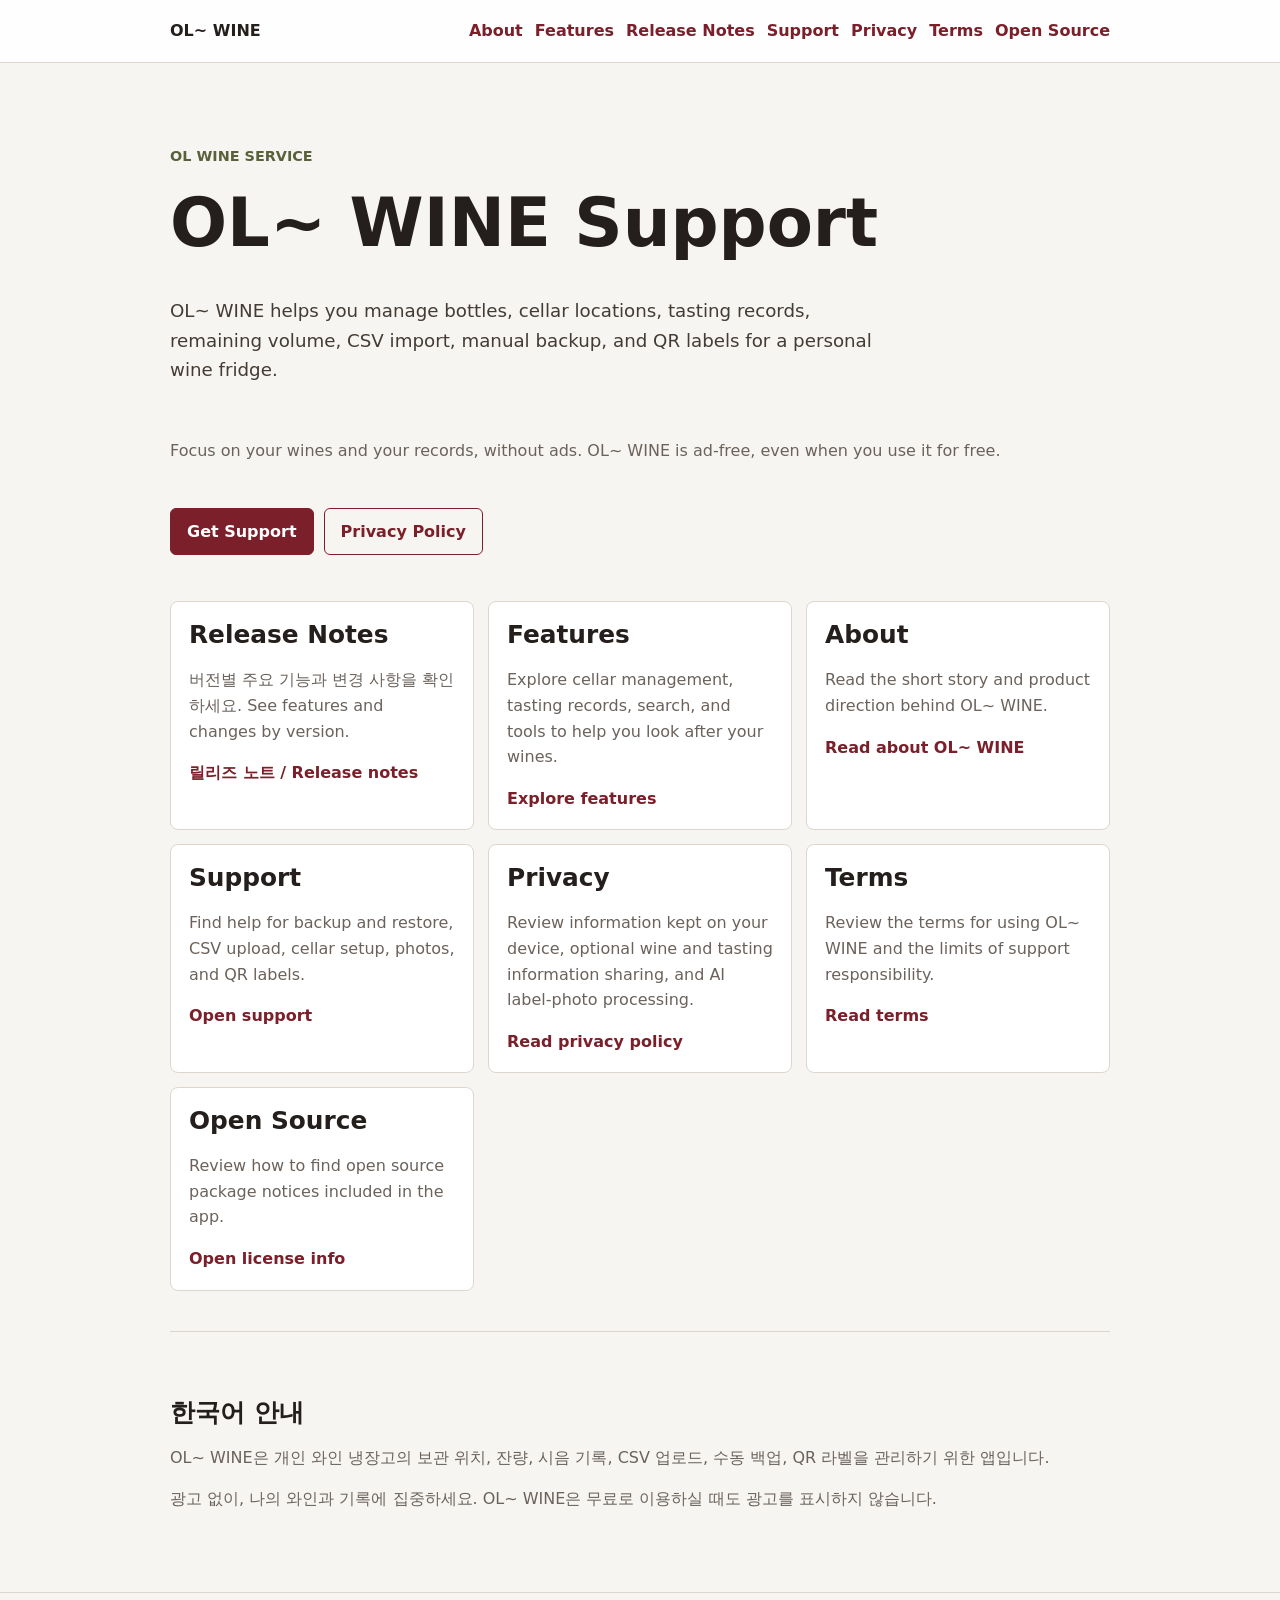
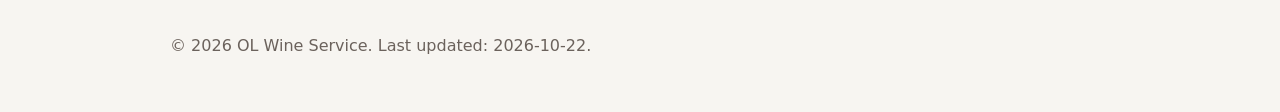
<file: index.html>
<!doctype html>
<html lang="ko">
  <head>
    <meta charset="utf-8">
    <meta name="viewport" content="width=device-width, initial-scale=1">
    <title>OL~ WINE Support</title>
    <meta name="description" content="Support, privacy, and terms for OL~ WINE by OL Wine Service.">
    <link rel="stylesheet" href="styles.css">
  </head>
  <body>
    <header class="site-header">
      <nav class="nav" aria-label="Main navigation">
        <a class="brand" href="index.html">OL~ WINE</a>
        <div class="nav-links">
          <a href="about.html">About</a>
          <a href="features.html">Features</a>
          <a href="release-notes.html">Release Notes</a>
          <a href="support.html">Support</a>
          <a href="privacy.html">Privacy</a>
          <a href="terms.html">Terms</a>
          <a href="open-source.html">Open Source</a>
        </div>
      </nav>
    </header>

    <main>
      <section class="hero">
        <p class="eyebrow">OL Wine Service</p>
        <h1>OL~ WINE Support</h1>
        <p class="lead">
          OL~ WINE helps you manage bottles, cellar locations, tasting records, remaining volume,
          CSV import, manual backup, and QR labels for a personal wine fridge.
        </p>
        <p>Focus on your wines and your records, without ads. OL~ WINE is ad-free, even when you use it for free.</p>
        <div class="actions">
          <a class="button" href="support.html">Get Support</a>
          <a class="button secondary" href="privacy.html">Privacy Policy</a>
        </div>
      </section>

      <section class="grid" aria-label="Support links">
        <article class="card">
          <h2>Release Notes</h2>
          <p>버전별 주요 기능과 변경 사항을 확인하세요. See features and changes by version.</p>
          <a class="inline-link" href="release-notes.html">릴리즈 노트 / Release notes</a>
        </article>
        <article class="card">
          <h2>Features</h2>
          <p>Explore cellar management, tasting records, search, and tools to help you look after your wines.</p>
          <a class="inline-link" href="features.html">Explore features</a>
        </article>
        <article class="card">
          <h2>About</h2>
          <p>Read the short story and product direction behind OL~ WINE.</p>
          <a class="inline-link" href="about.html">Read about OL~ WINE</a>
        </article>
        <article class="card">
          <h2>Support</h2>
          <p>Find help for backup and restore, CSV upload, cellar setup, photos, and QR labels.</p>
          <a class="inline-link" href="support.html">Open support</a>
        </article>
        <article class="card">
          <h2>Privacy</h2>
          <p>Review information kept on your device, optional wine and tasting information sharing, and AI label-photo processing.</p>
          <a class="inline-link" href="privacy.html">Read privacy policy</a>
        </article>
        <article class="card">
          <h2>Terms</h2>
          <p>Review the terms for using OL~ WINE and the limits of support responsibility.</p>
          <a class="inline-link" href="terms.html">Read terms</a>
        </article>
        <article class="card">
          <h2>Open Source</h2>
          <p>Review how to find open source package notices included in the app.</p>
          <a class="inline-link" href="open-source.html">Open license info</a>
        </article>
      </section>

      <section class="lang-block" lang="ko">
        <h2>한국어 안내</h2>
        <p>
          OL~ WINE은 개인 와인 냉장고의 보관 위치, 잔량, 시음 기록, CSV 업로드,
          수동 백업, QR 라벨을 관리하기 위한 앱입니다.
        </p>
        <p>광고 없이, 나의 와인과 기록에 집중하세요. OL~ WINE은 무료로 이용하실 때도 광고를 표시하지 않습니다.</p>
      </section>
    </main>

    <footer class="footer">
      <div class="footer-inner">
        <p>© 2026 OL Wine Service. Last updated: 2026-10-22.</p>
      </div>
    </footer>
  </body>
</html>
</file>
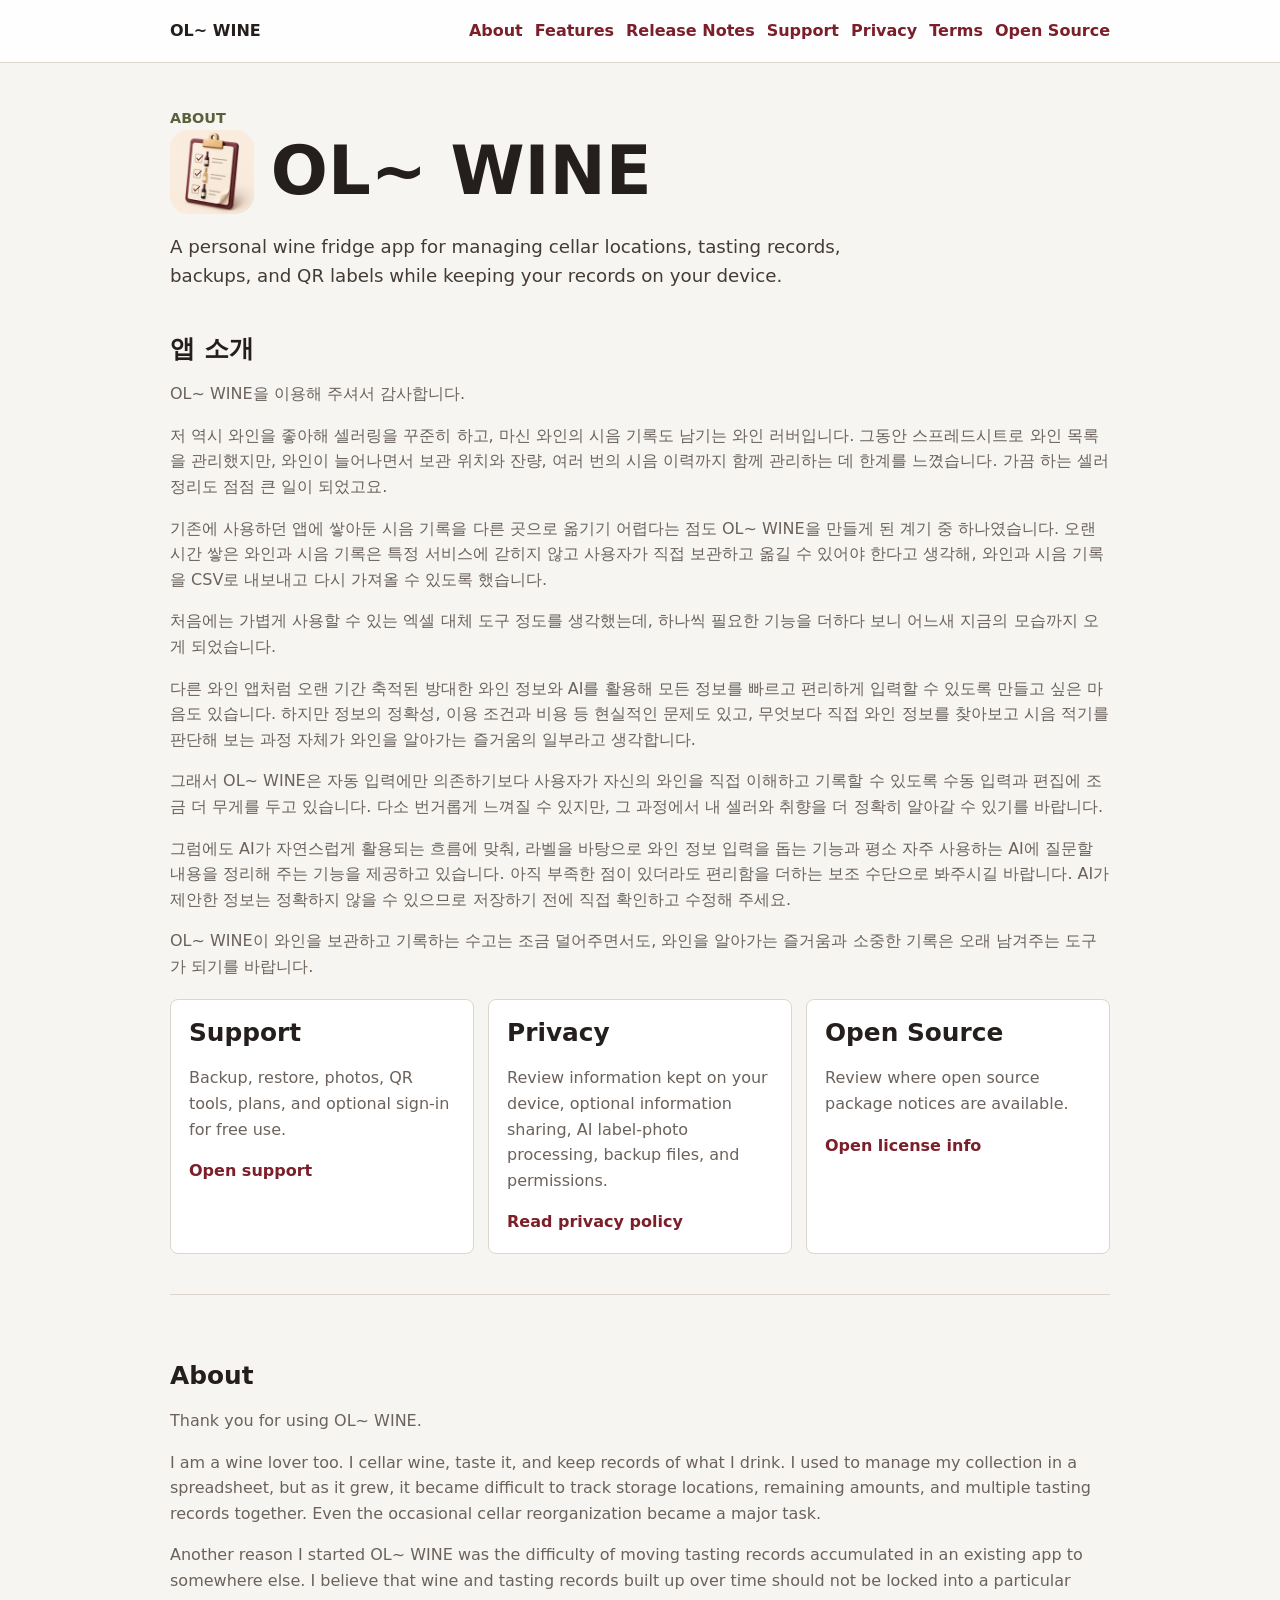
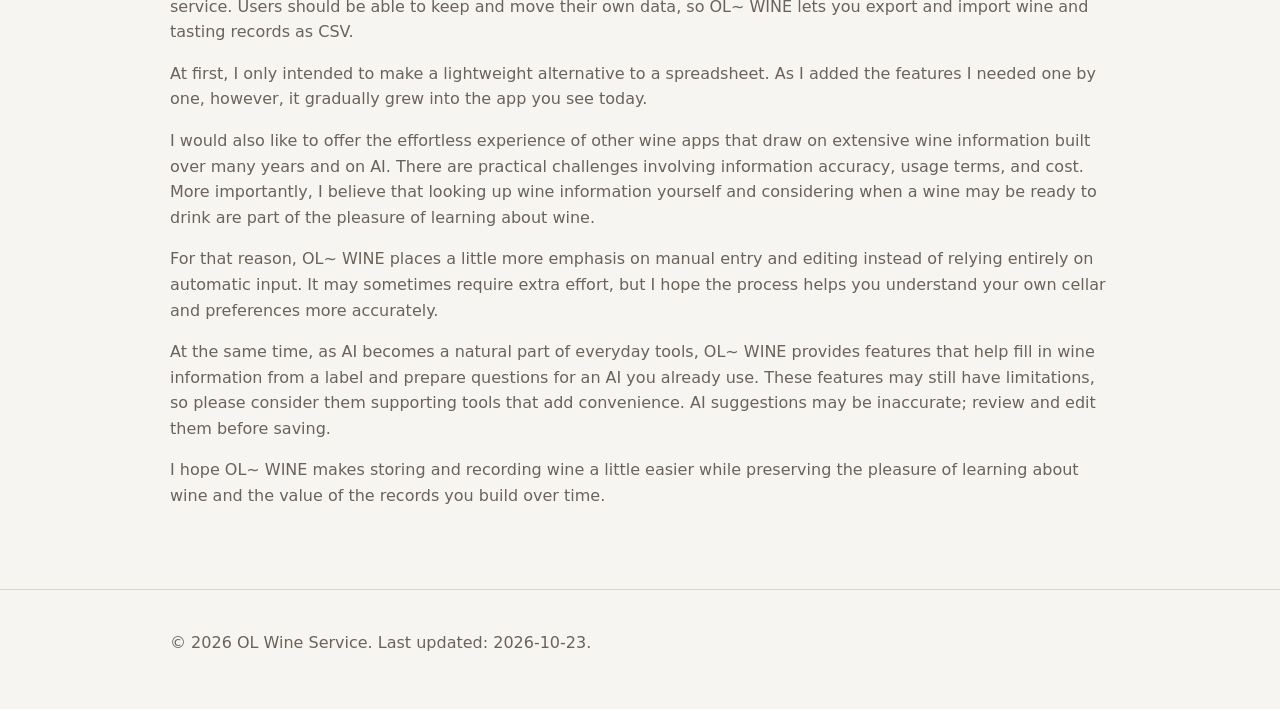
<file: about.html>
<!doctype html>
<html lang="ko">
  <head>
    <meta charset="utf-8">
    <meta name="viewport" content="width=device-width, initial-scale=1">
    <title>About | OL~ WINE</title>
    <meta name="description" content="About OL~ WINE, a personal wine fridge app that keeps your records on your device.">
    <link rel="stylesheet" href="styles.css">
  </head>
  <body>
    <header class="site-header">
      <nav class="nav" aria-label="Main navigation">
        <a class="brand" href="index.html">OL~ WINE</a>
        <div class="nav-links">
          <a href="about.html">About</a>
          <a href="features.html">Features</a>
          <a href="release-notes.html">Release Notes</a>
          <a href="support.html">Support</a>
          <a href="privacy.html">Privacy</a>
          <a href="terms.html">Terms</a>
          <a href="open-source.html">Open Source</a>
        </div>
      </nav>
    </header>

    <main>
      <p class="eyebrow">About</p>
      <h1 class="app-title"><span class="app-title-brand"><img src="images/app-icon.png" width="180" height="180" alt="">OL~ WINE</span></h1>
      <p class="lead">A personal wine fridge app for managing cellar locations, tasting records, backups, and QR labels while keeping your records on your device.</p>

      <section lang="ko">
        <h2>앱 소개</h2>
        <p>OL~ WINE을 이용해 주셔서 감사합니다.</p>
        <p>저 역시 와인을 좋아해 셀러링을 꾸준히 하고, 마신 와인의 시음 기록도 남기는 와인 러버입니다. 그동안 스프레드시트로 와인 목록을 관리했지만, 와인이 늘어나면서 보관 위치와 잔량, 여러 번의 시음 이력까지 함께 관리하는 데 한계를 느꼈습니다. 가끔 하는 셀러 정리도 점점 큰 일이 되었고요.</p>
        <p>기존에 사용하던 앱에 쌓아둔 시음 기록을 다른 곳으로 옮기기 어렵다는 점도 OL~ WINE을 만들게 된 계기 중 하나였습니다. 오랜 시간 쌓은 와인과 시음 기록은 특정 서비스에 갇히지 않고 사용자가 직접 보관하고 옮길 수 있어야 한다고 생각해, 와인과 시음 기록을 CSV로 내보내고 다시 가져올 수 있도록 했습니다.</p>
        <p>처음에는 가볍게 사용할 수 있는 엑셀 대체 도구 정도를 생각했는데, 하나씩 필요한 기능을 더하다 보니 어느새 지금의 모습까지 오게 되었습니다.</p>
        <p>다른 와인 앱처럼 오랜 기간 축적된 방대한 와인 정보와 AI를 활용해 모든 정보를 빠르고 편리하게 입력할 수 있도록 만들고 싶은 마음도 있습니다. 하지만 정보의 정확성, 이용 조건과 비용 등 현실적인 문제도 있고, 무엇보다 직접 와인 정보를 찾아보고 시음 적기를 판단해 보는 과정 자체가 와인을 알아가는 즐거움의 일부라고 생각합니다.</p>
        <p>그래서 OL~ WINE은 자동 입력에만 의존하기보다 사용자가 자신의 와인을 직접 이해하고 기록할 수 있도록 수동 입력과 편집에 조금 더 무게를 두고 있습니다. 다소 번거롭게 느껴질 수 있지만, 그 과정에서 내 셀러와 취향을 더 정확히 알아갈 수 있기를 바랍니다.</p>
        <p>그럼에도 AI가 자연스럽게 활용되는 흐름에 맞춰, 라벨을 바탕으로 와인 정보 입력을 돕는 기능과 평소 자주 사용하는 AI에 질문할 내용을 정리해 주는 기능을 제공하고 있습니다. 아직 부족한 점이 있더라도 편리함을 더하는 보조 수단으로 봐주시길 바랍니다. AI가 제안한 정보는 정확하지 않을 수 있으므로 저장하기 전에 직접 확인하고 수정해 주세요.</p>
        <p>OL~ WINE이 와인을 보관하고 기록하는 수고는 조금 덜어주면서도, 와인을 알아가는 즐거움과 소중한 기록은 오래 남겨주는 도구가 되기를 바랍니다.</p>
      </section>

      <section class="grid" aria-label="About links">
        <article class="card">
          <h2>Support</h2>
          <p>Backup, restore, photos, QR tools, plans, and optional sign-in for free use.</p>
          <a class="inline-link" href="support.html">Open support</a>
        </article>
        <article class="card">
          <h2>Privacy</h2>
          <p>Review information kept on your device, optional information sharing, AI label-photo processing, backup files, and permissions.</p>
          <a class="inline-link" href="privacy.html">Read privacy policy</a>
        </article>
        <article class="card">
          <h2>Open Source</h2>
          <p>Review where open source package notices are available.</p>
          <a class="inline-link" href="open-source.html">Open license info</a>
        </article>
      </section>

      <section class="lang-block" lang="en">
        <h2>About</h2>
        <p>Thank you for using OL~ WINE.</p>
        <p>I am a wine lover too. I cellar wine, taste it, and keep records of what I drink. I used to manage my collection in a spreadsheet, but as it grew, it became difficult to track storage locations, remaining amounts, and multiple tasting records together. Even the occasional cellar reorganization became a major task.</p>
        <p>Another reason I started OL~ WINE was the difficulty of moving tasting records accumulated in an existing app to somewhere else. I believe that wine and tasting records built up over time should not be locked into a particular service. Users should be able to keep and move their own data, so OL~ WINE lets you export and import wine and tasting records as CSV.</p>
        <p>At first, I only intended to make a lightweight alternative to a spreadsheet. As I added the features I needed one by one, however, it gradually grew into the app you see today.</p>
        <p>I would also like to offer the effortless experience of other wine apps that draw on extensive wine information built over many years and on AI. There are practical challenges involving information accuracy, usage terms, and cost. More importantly, I believe that looking up wine information yourself and considering when a wine may be ready to drink are part of the pleasure of learning about wine.</p>
        <p>For that reason, OL~ WINE places a little more emphasis on manual entry and editing instead of relying entirely on automatic input. It may sometimes require extra effort, but I hope the process helps you understand your own cellar and preferences more accurately.</p>
        <p>At the same time, as AI becomes a natural part of everyday tools, OL~ WINE provides features that help fill in wine information from a label and prepare questions for an AI you already use. These features may still have limitations, so please consider them supporting tools that add convenience. AI suggestions may be inaccurate; review and edit them before saving.</p>
        <p>I hope OL~ WINE makes storing and recording wine a little easier while preserving the pleasure of learning about wine and the value of the records you build over time.</p>
      </section>
    </main>

    <footer class="footer">
      <div class="footer-inner">
        <p>© 2026 OL Wine Service. Last updated: 2026-10-23.</p>
      </div>
    </footer>
  </body>
</html>
</file>
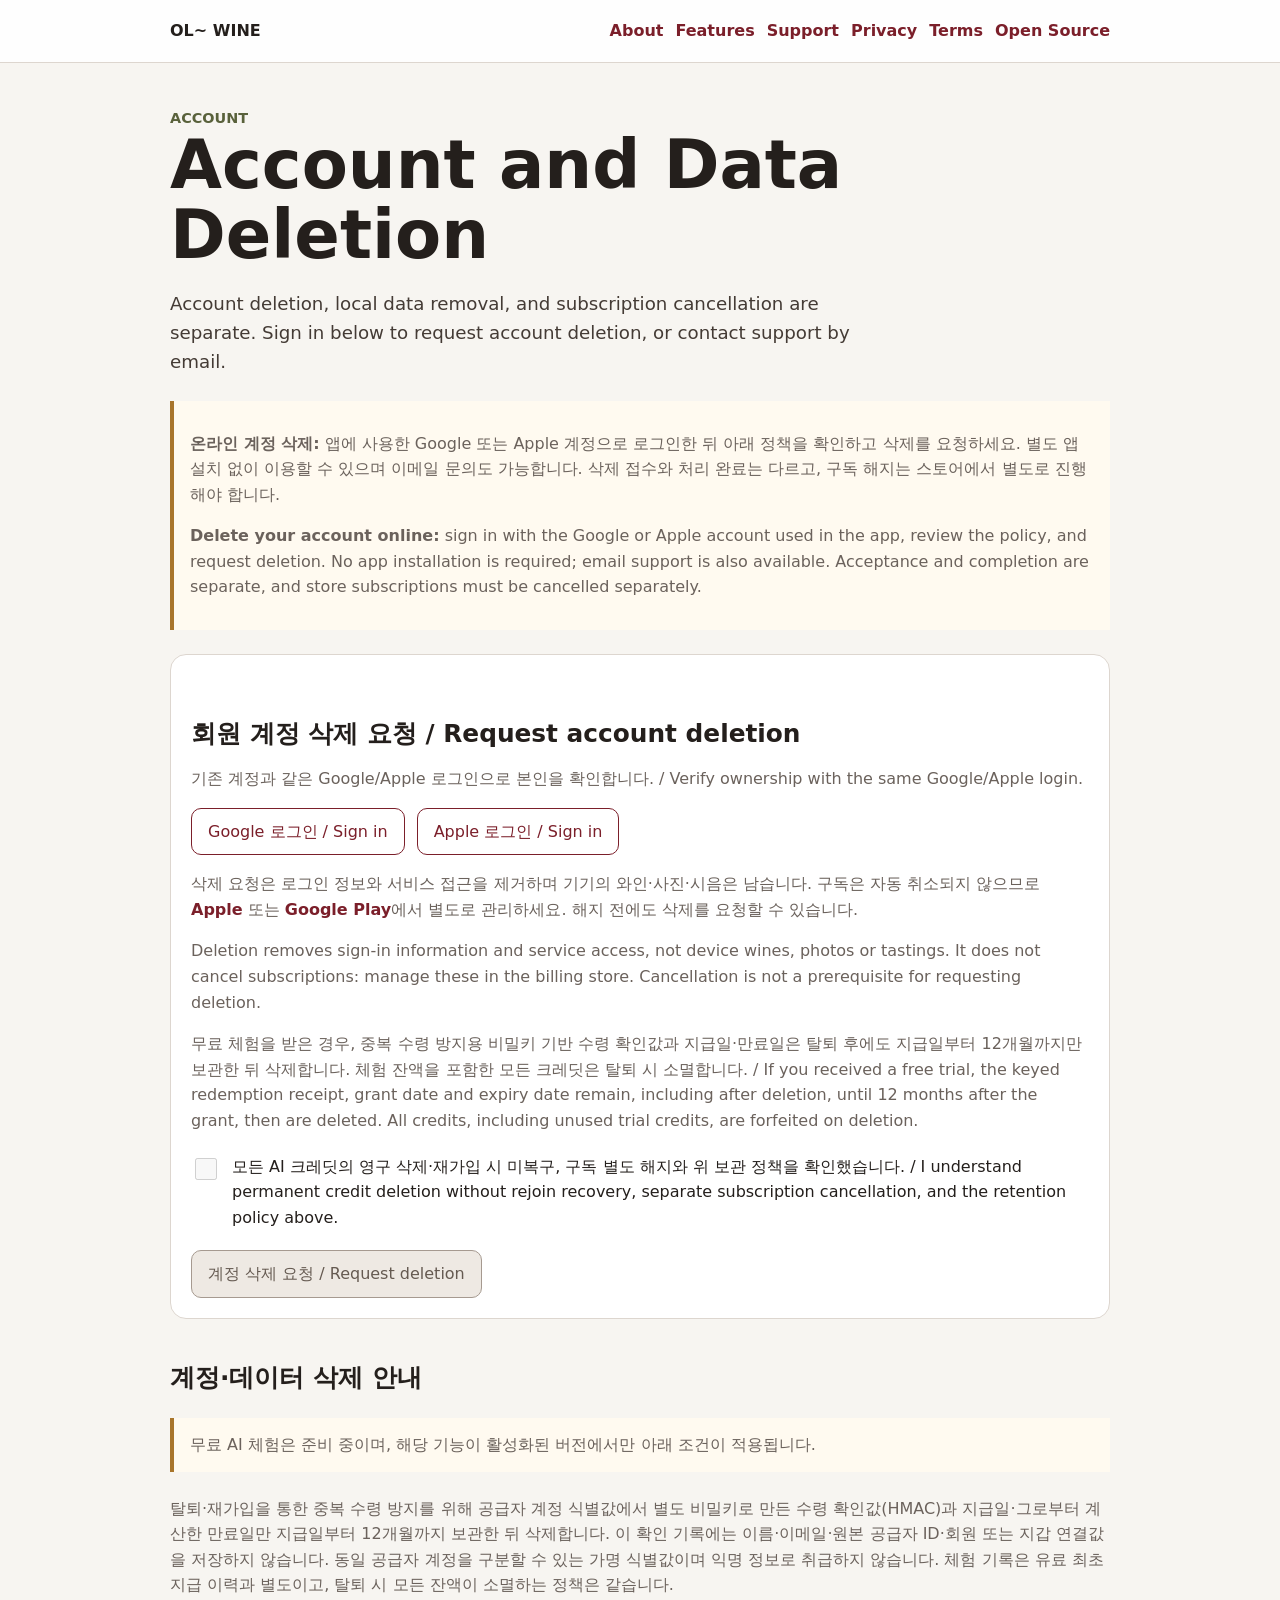
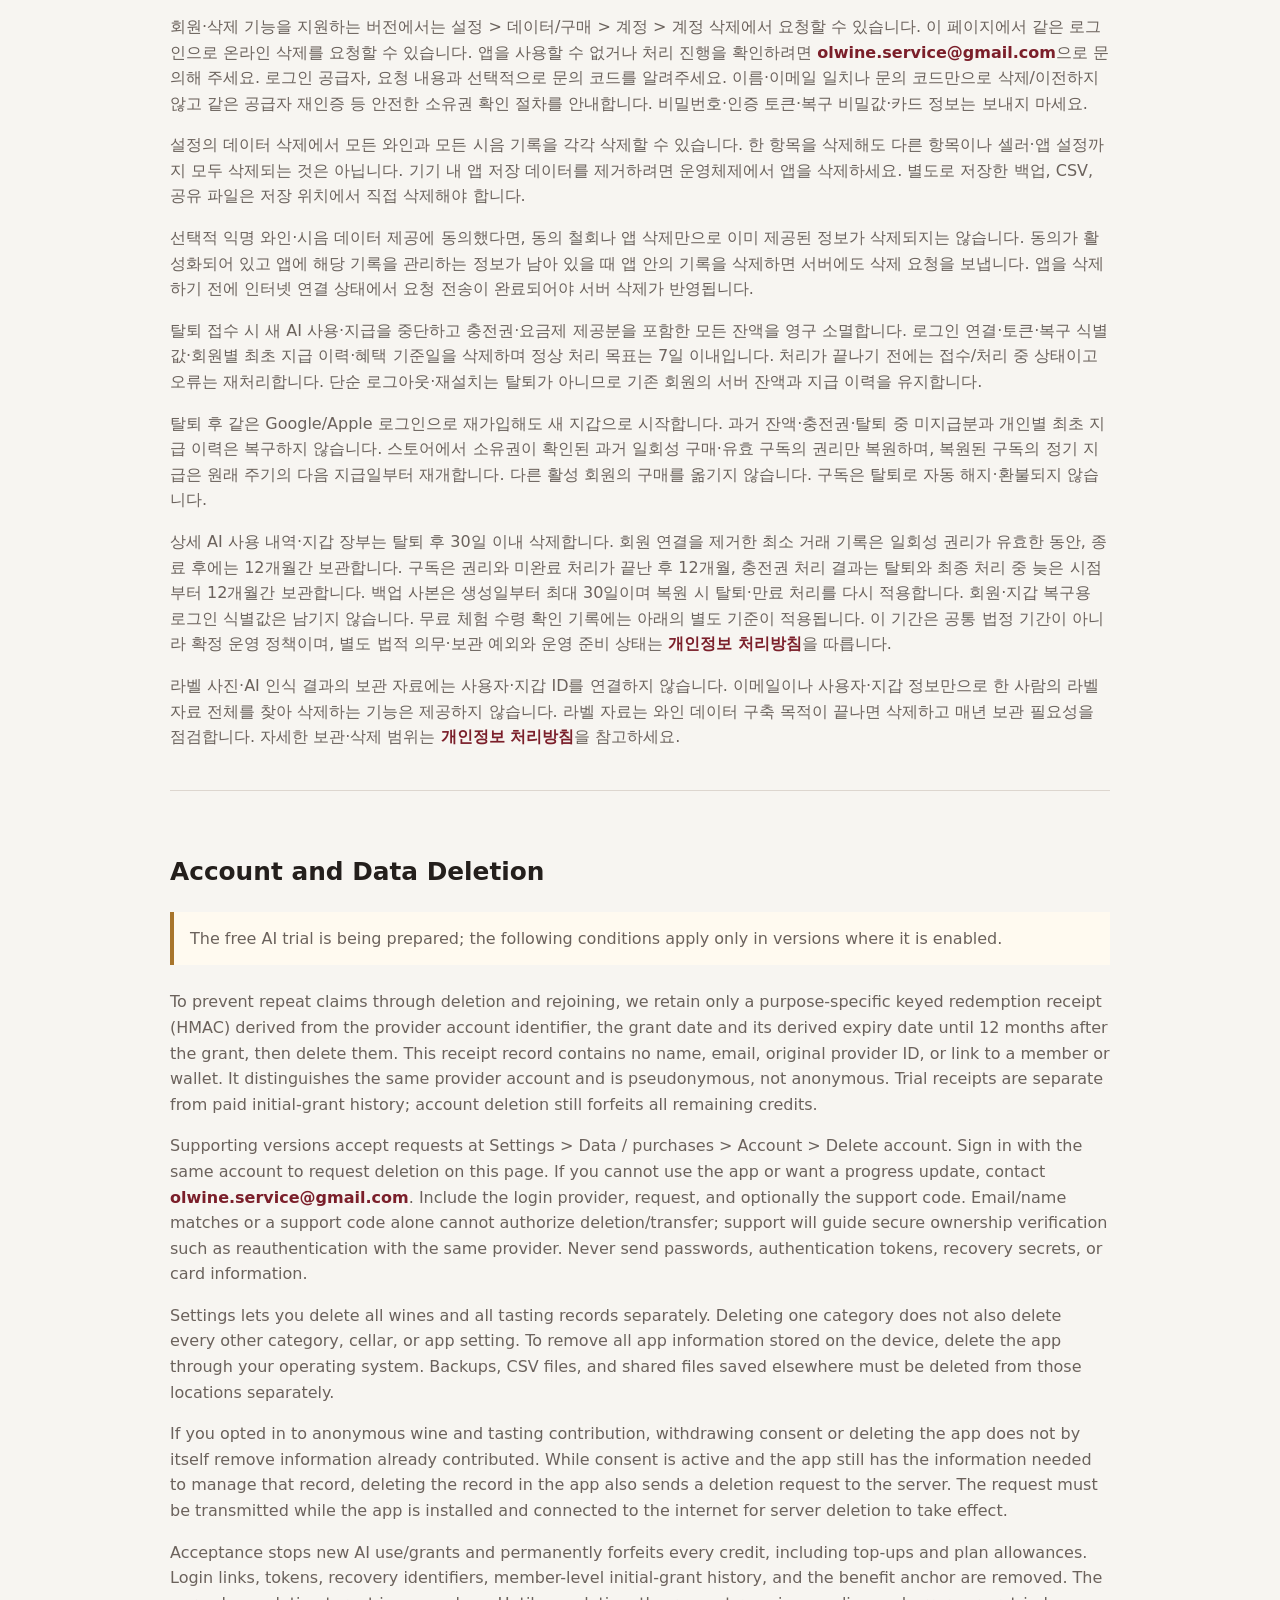
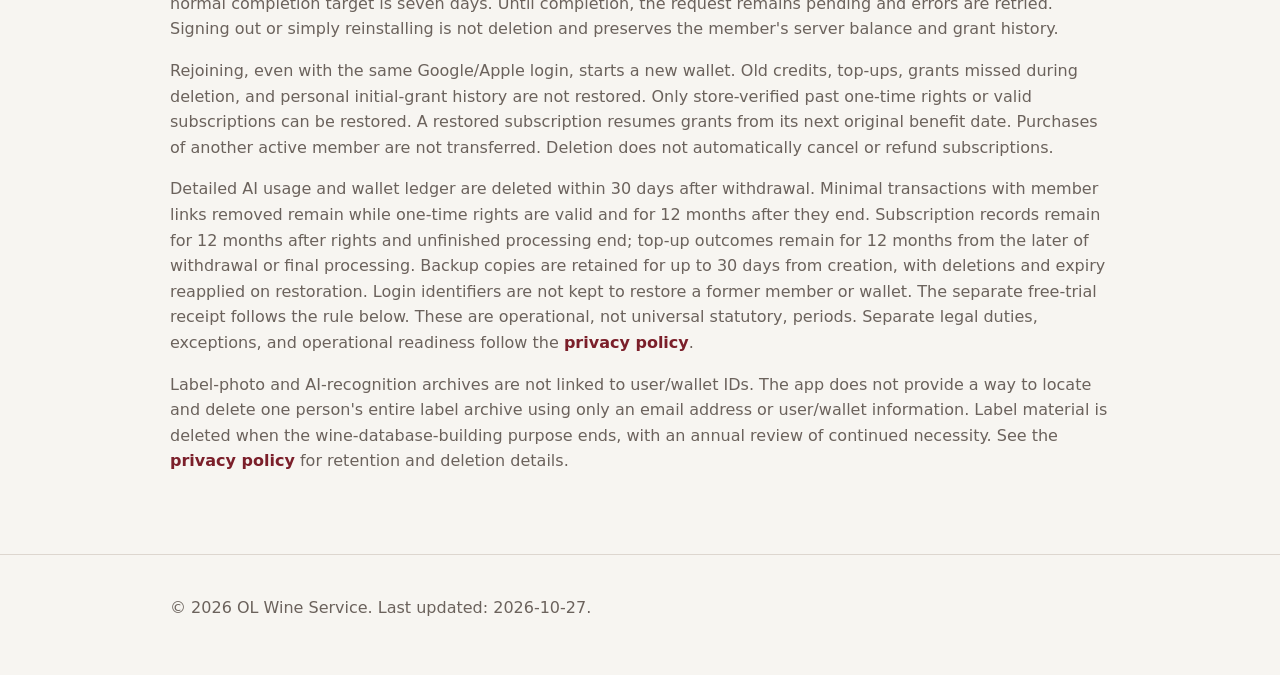
<file: account-deletion.html>
<!doctype html>
<html lang="ko">
  <head>
    <meta charset="utf-8">
    <meta name="viewport" content="width=device-width, initial-scale=1">
    <title>Account and Data Deletion | OL~ WINE</title>
    <meta name="description" content="Deletion guidance for information stored on your device, information shared anonymously, and AI service information in OL~ WINE.">
    <link rel="stylesheet" href="styles.css">
    <link rel="stylesheet" href="account-deletion.css">
    <script src="account-deletion-config.js" defer></script>
    <script src="account-deletion.js" defer></script>
  </head>
  <body>
    <header class="site-header">
      <nav class="nav" aria-label="Main navigation">
        <a class="brand" href="index.html">OL~ WINE</a>
        <div class="nav-links">
          <a href="about.html">About</a>
          <a href="features.html">Features</a>
          <a href="support.html">Support</a>
          <a href="privacy.html">Privacy</a>
          <a href="terms.html">Terms</a>
          <a href="open-source.html">Open Source</a>
        </div>
      </nav>
    </header>

    <main>
      <p class="eyebrow">Account</p>
      <h1>Account and Data Deletion</h1>
      <p class="lead">Account deletion, local data removal, and subscription cancellation are separate. Sign in below to request account deletion, or contact support by email.</p>
      <div class="notice">
        <p><strong>온라인 계정 삭제:</strong> 앱에 사용한 Google 또는 Apple 계정으로 로그인한 뒤 아래 정책을 확인하고 삭제를 요청하세요. 별도 앱 설치 없이 이용할 수 있으며 이메일 문의도 가능합니다. 삭제 접수와 처리 완료는 다르고, 구독 해지는 스토어에서 별도로 진행해야 합니다.</p>
        <p><strong>Delete your account online:</strong> sign in with the Google or Apple account used in the app, review the policy, and request deletion. No app installation is required; email support is also available. Acceptance and completion are separate, and store subscriptions must be cancelled separately.</p>
      </div>
      <form id="account-delete-form" aria-labelledby="account-delete-heading">
        <h2 id="account-delete-heading">회원 계정 삭제 요청 / Request account deletion</h2>
        <p>기존 계정과 같은 Google/Apple 로그인으로 본인을 확인합니다. / Verify ownership with the same Google/Apple login.</p>
        <div class="account-actions">
          <button type="button" data-provider="google" disabled>Google 로그인 / Sign in</button>
          <button type="button" data-provider="apple" disabled>Apple 로그인 / Sign in</button>
        </div>
        <p id="account-delete-status" role="status" aria-live="polite"></p>
        <p>삭제 요청은 로그인 정보와 서비스 접근을 제거하며 기기의 와인·사진·시음은 남습니다. 구독은 자동 취소되지 않으므로 <a class="inline-link" href="https://account.apple.com/account/manage/section/subscriptions">Apple</a> 또는 <a class="inline-link" href="https://play.google.com/store/account/subscriptions">Google Play</a>에서 별도로 관리하세요. 해지 전에도 삭제를 요청할 수 있습니다.</p>
        <p>Deletion removes sign-in information and service access, not device wines, photos or tastings. It does not cancel subscriptions: manage these in the billing store. Cancellation is not a prerequisite for requesting deletion.</p>
        <p id="account-delete-policy"></p>
        <p id="account-delete-trial-notice">무료 체험을 받은 경우, 중복 수령 방지용 비밀키 기반 수령 확인값과 지급일·만료일은 탈퇴 후에도 지급일부터 12개월까지만 보관한 뒤 삭제합니다. 체험 잔액을 포함한 모든 크레딧은 탈퇴 시 소멸합니다. / If you received a free trial, the keyed redemption receipt, grant date and expiry date remain, including after deletion, until 12 months after the grant, then are deleted. All credits, including unused trial credits, are forfeited on deletion.</p>
        <label class="account-confirm"><input id="account-delete-confirm" type="checkbox" disabled><span>모든 AI 크레딧의 영구 삭제·재가입 시 미복구, 구독 별도 해지와 위 보관 정책을 확인했습니다. / I understand permanent credit deletion without rejoin recovery, separate subscription cancellation, and the retention policy above.</span></label>
        <button id="account-delete-submit" type="submit" disabled>계정 삭제 요청 / Request deletion</button>
        <noscript><p>온라인 삭제 요청은 JavaScript가 필요합니다. 아래 이메일로도 요청할 수 있습니다. / Online requests require JavaScript; email requests are also available below.</p></noscript>
      </form>

      <section lang="ko">
        <h2>계정·데이터 삭제 안내</h2>
        <p class="notice">무료 AI 체험은 준비 중이며, 해당 기능이 활성화된 버전에서만 아래 조건이 적용됩니다.</p>
        <p>탈퇴·재가입을 통한 중복 수령 방지를 위해 공급자 계정 식별값에서 별도 비밀키로 만든 수령 확인값(HMAC)과 지급일·그로부터 계산한 만료일만 지급일부터 12개월까지 보관한 뒤 삭제합니다. 이 확인 기록에는 이름·이메일·원본 공급자 ID·회원 또는 지갑 연결값을 저장하지 않습니다. 동일 공급자 계정을 구분할 수 있는 가명 식별값이며 익명 정보로 취급하지 않습니다. 체험 기록은 유료 최초 지급 이력과 별도이고, 탈퇴 시 모든 잔액이 소멸하는 정책은 같습니다.</p>
        <p>회원·삭제 기능을 지원하는 버전에서는 설정 &gt; 데이터/구매 &gt; 계정 &gt; 계정 삭제에서 요청할 수 있습니다. 이 페이지에서 같은 로그인으로 온라인 삭제를 요청할 수 있습니다. 앱을 사용할 수 없거나 처리 진행을 확인하려면 <a class="inline-link" href="mailto:olwine.service@gmail.com?subject=OLWINE%20account%20deletion%20request">olwine.service@gmail.com</a>으로 문의해 주세요. 로그인 공급자, 요청 내용과 선택적으로 문의 코드를 알려주세요. 이름·이메일 일치나 문의 코드만으로 삭제/이전하지 않고 같은 공급자 재인증 등 안전한 소유권 확인 절차를 안내합니다. 비밀번호·인증 토큰·복구 비밀값·카드 정보는 보내지 마세요.</p>
        <p>설정의 데이터 삭제에서 모든 와인과 모든 시음 기록을 각각 삭제할 수 있습니다. 한 항목을 삭제해도 다른 항목이나 셀러·앱 설정까지 모두 삭제되는 것은 아닙니다. 기기 내 앱 저장 데이터를 제거하려면 운영체제에서 앱을 삭제하세요. 별도로 저장한 백업, CSV, 공유 파일은 저장 위치에서 직접 삭제해야 합니다.</p>
        <p>선택적 익명 와인·시음 데이터 제공에 동의했다면, 동의 철회나 앱 삭제만으로 이미 제공된 정보가 삭제되지는 않습니다. 동의가 활성화되어 있고 앱에 해당 기록을 관리하는 정보가 남아 있을 때 앱 안의 기록을 삭제하면 서버에도 삭제 요청을 보냅니다. 앱을 삭제하기 전에 인터넷 연결 상태에서 요청 전송이 완료되어야 서버 삭제가 반영됩니다.</p>
        <p>탈퇴 접수 시 새 AI 사용·지급을 중단하고 충전권·요금제 제공분을 포함한 모든 잔액을 영구 소멸합니다. 로그인 연결·토큰·복구 식별값·회원별 최초 지급 이력·혜택 기준일을 삭제하며 정상 처리 목표는 7일 이내입니다. 처리가 끝나기 전에는 접수/처리 중 상태이고 오류는 재처리합니다. 단순 로그아웃·재설치는 탈퇴가 아니므로 기존 회원의 서버 잔액과 지급 이력을 유지합니다.</p>
        <p>탈퇴 후 같은 Google/Apple 로그인으로 재가입해도 새 지갑으로 시작합니다. 과거 잔액·충전권·탈퇴 중 미지급분과 개인별 최초 지급 이력은 복구하지 않습니다. 스토어에서 소유권이 확인된 과거 일회성 구매·유효 구독의 권리만 복원하며, 복원된 구독의 정기 지급은 원래 주기의 다음 지급일부터 재개합니다. 다른 활성 회원의 구매를 옮기지 않습니다. 구독은 탈퇴로 자동 해지·환불되지 않습니다.</p>
        <p>상세 AI 사용 내역·지갑 장부는 탈퇴 후 30일 이내 삭제합니다. 회원 연결을 제거한 최소 거래 기록은 일회성 권리가 유효한 동안, 종료 후에는 12개월간 보관합니다. 구독은 권리와 미완료 처리가 끝난 후 12개월, 충전권 처리 결과는 탈퇴와 최종 처리 중 늦은 시점부터 12개월간 보관합니다. 백업 사본은 생성일부터 최대 30일이며 복원 시 탈퇴·만료 처리를 다시 적용합니다. 회원·지갑 복구용 로그인 식별값은 남기지 않습니다. 무료 체험 수령 확인 기록에는 아래의 별도 기준이 적용됩니다. 이 기간은 공통 법정 기간이 아니라 확정 운영 정책이며, 별도 법적 의무·보관 예외와 운영 준비 상태는 <a class="inline-link" href="privacy.html">개인정보 처리방침</a>을 따릅니다.</p>
        <p>라벨 사진·AI 인식 결과의 보관 자료에는 사용자·지갑 ID를 연결하지 않습니다. 이메일이나 사용자·지갑 정보만으로 한 사람의 라벨 자료 전체를 찾아 삭제하는 기능은 제공하지 않습니다. 라벨 자료는 와인 데이터 구축 목적이 끝나면 삭제하고 매년 보관 필요성을 점검합니다. 자세한 보관·삭제 범위는 <a class="inline-link" href="privacy.html">개인정보 처리방침</a>을 참고하세요.</p>
      </section>

      <section class="lang-block" lang="en">
        <h2>Account and Data Deletion</h2>
        <p class="notice">The free AI trial is being prepared; the following conditions apply only in versions where it is enabled.</p>
        <p>To prevent repeat claims through deletion and rejoining, we retain only a purpose-specific keyed redemption receipt (HMAC) derived from the provider account identifier, the grant date and its derived expiry date until 12 months after the grant, then delete them. This receipt record contains no name, email, original provider ID, or link to a member or wallet. It distinguishes the same provider account and is pseudonymous, not anonymous. Trial receipts are separate from paid initial-grant history; account deletion still forfeits all remaining credits.</p>
        <p>Supporting versions accept requests at Settings &gt; Data / purchases &gt; Account &gt; Delete account. Sign in with the same account to request deletion on this page. If you cannot use the app or want a progress update, contact <a class="inline-link" href="mailto:olwine.service@gmail.com?subject=OLWINE%20account%20deletion%20request">olwine.service@gmail.com</a>. Include the login provider, request, and optionally the support code. Email/name matches or a support code alone cannot authorize deletion/transfer; support will guide secure ownership verification such as reauthentication with the same provider. Never send passwords, authentication tokens, recovery secrets, or card information.</p>
        <p>Settings lets you delete all wines and all tasting records separately. Deleting one category does not also delete every other category, cellar, or app setting. To remove all app information stored on the device, delete the app through your operating system. Backups, CSV files, and shared files saved elsewhere must be deleted from those locations separately.</p>
        <p>If you opted in to anonymous wine and tasting contribution, withdrawing consent or deleting the app does not by itself remove information already contributed. While consent is active and the app still has the information needed to manage that record, deleting the record in the app also sends a deletion request to the server. The request must be transmitted while the app is installed and connected to the internet for server deletion to take effect.</p>
        <p>Acceptance stops new AI use/grants and permanently forfeits every credit, including top-ups and plan allowances. Login links, tokens, recovery identifiers, member-level initial-grant history, and the benefit anchor are removed. The normal completion target is seven days. Until completion, the request remains pending and errors are retried. Signing out or simply reinstalling is not deletion and preserves the member's server balance and grant history.</p>
        <p>Rejoining, even with the same Google/Apple login, starts a new wallet. Old credits, top-ups, grants missed during deletion, and personal initial-grant history are not restored. Only store-verified past one-time rights or valid subscriptions can be restored. A restored subscription resumes grants from its next original benefit date. Purchases of another active member are not transferred. Deletion does not automatically cancel or refund subscriptions.</p>
        <p>Detailed AI usage and wallet ledger are deleted within 30 days after withdrawal. Minimal transactions with member links removed remain while one-time rights are valid and for 12 months after they end. Subscription records remain for 12 months after rights and unfinished processing end; top-up outcomes remain for 12 months from the later of withdrawal or final processing. Backup copies are retained for up to 30 days from creation, with deletions and expiry reapplied on restoration. Login identifiers are not kept to restore a former member or wallet. The separate free-trial receipt follows the rule below. These are operational, not universal statutory, periods. Separate legal duties, exceptions, and operational readiness follow the <a class="inline-link" href="privacy.html">privacy policy</a>.</p>
        <p>Label-photo and AI-recognition archives are not linked to user/wallet IDs. The app does not provide a way to locate and delete one person's entire label archive using only an email address or user/wallet information. Label material is deleted when the wine-database-building purpose ends, with an annual review of continued necessity. See the <a class="inline-link" href="privacy.html">privacy policy</a> for retention and deletion details.</p>
      </section>
    </main>

    <footer class="footer">
      <div class="footer-inner">
        <p>© 2026 OL Wine Service. Last updated: 2026-10-27.</p>
      </div>
    </footer>
  </body>
</html>
</file>
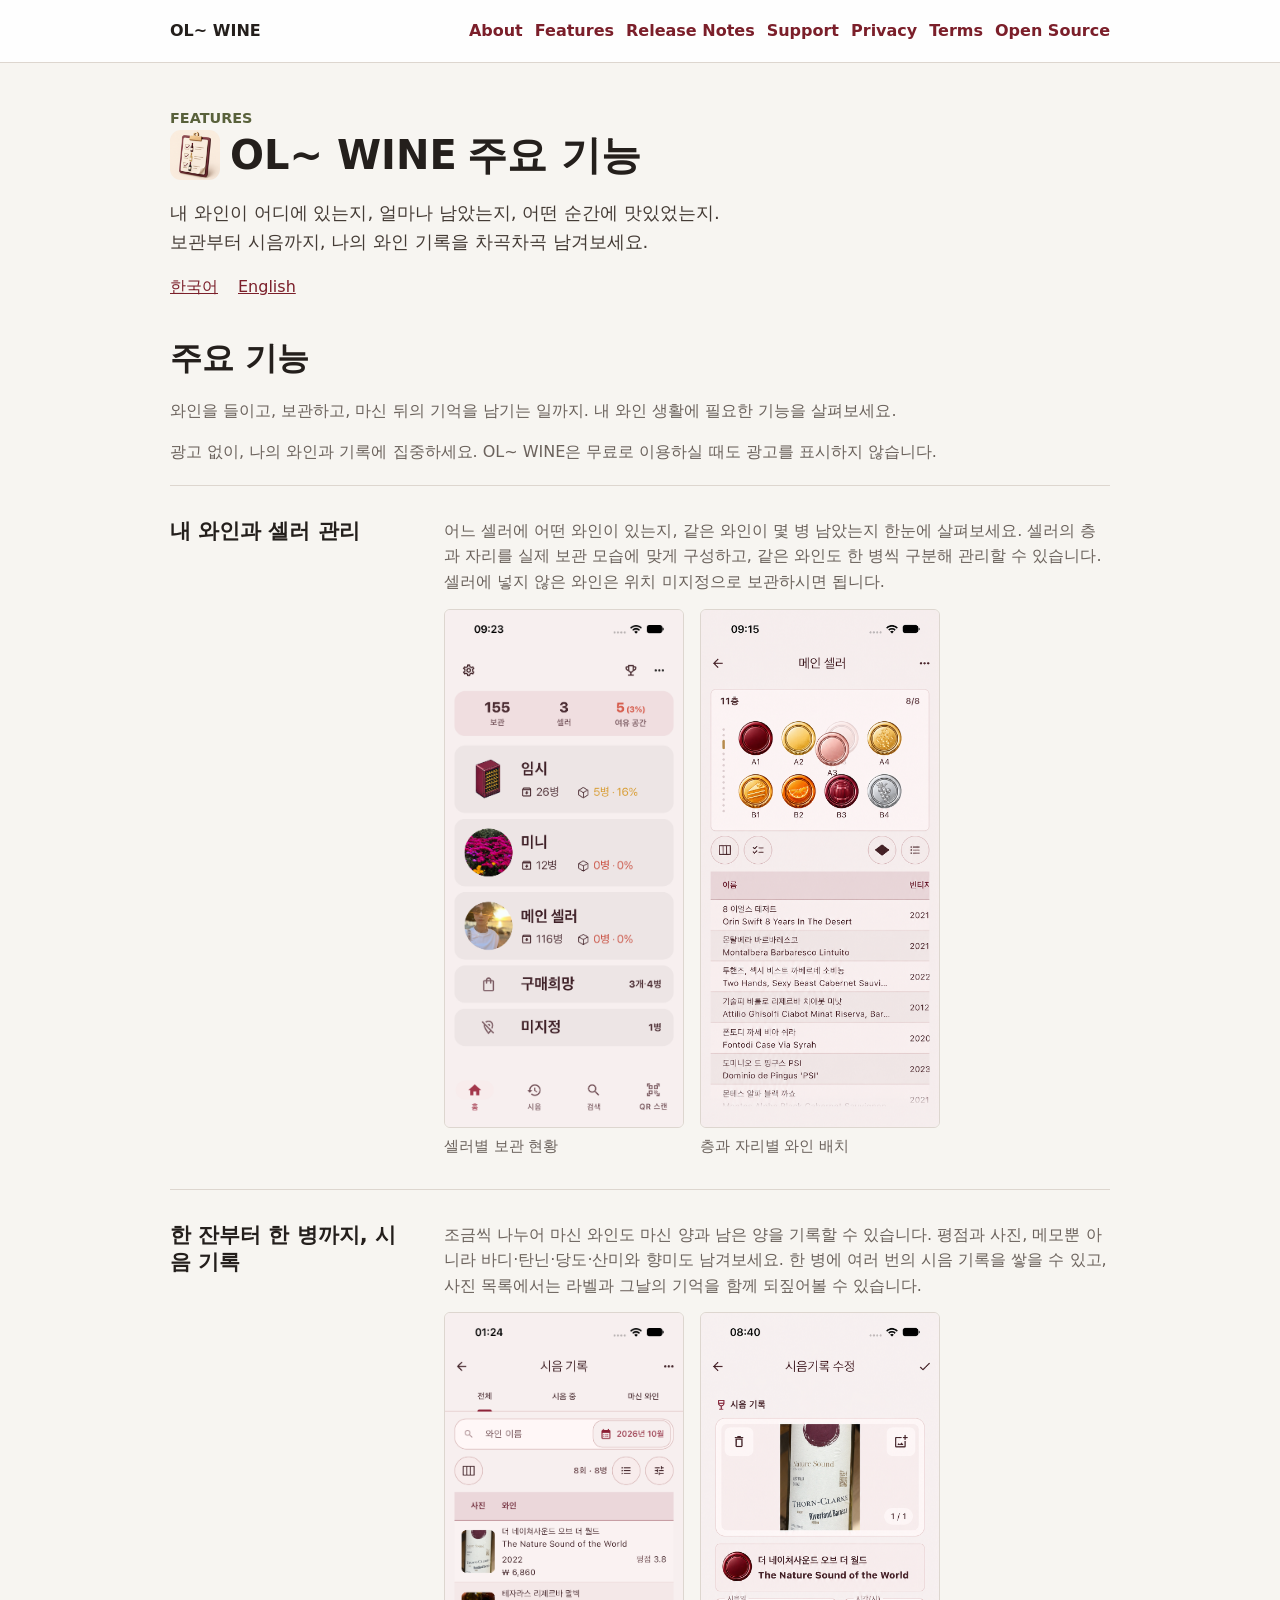
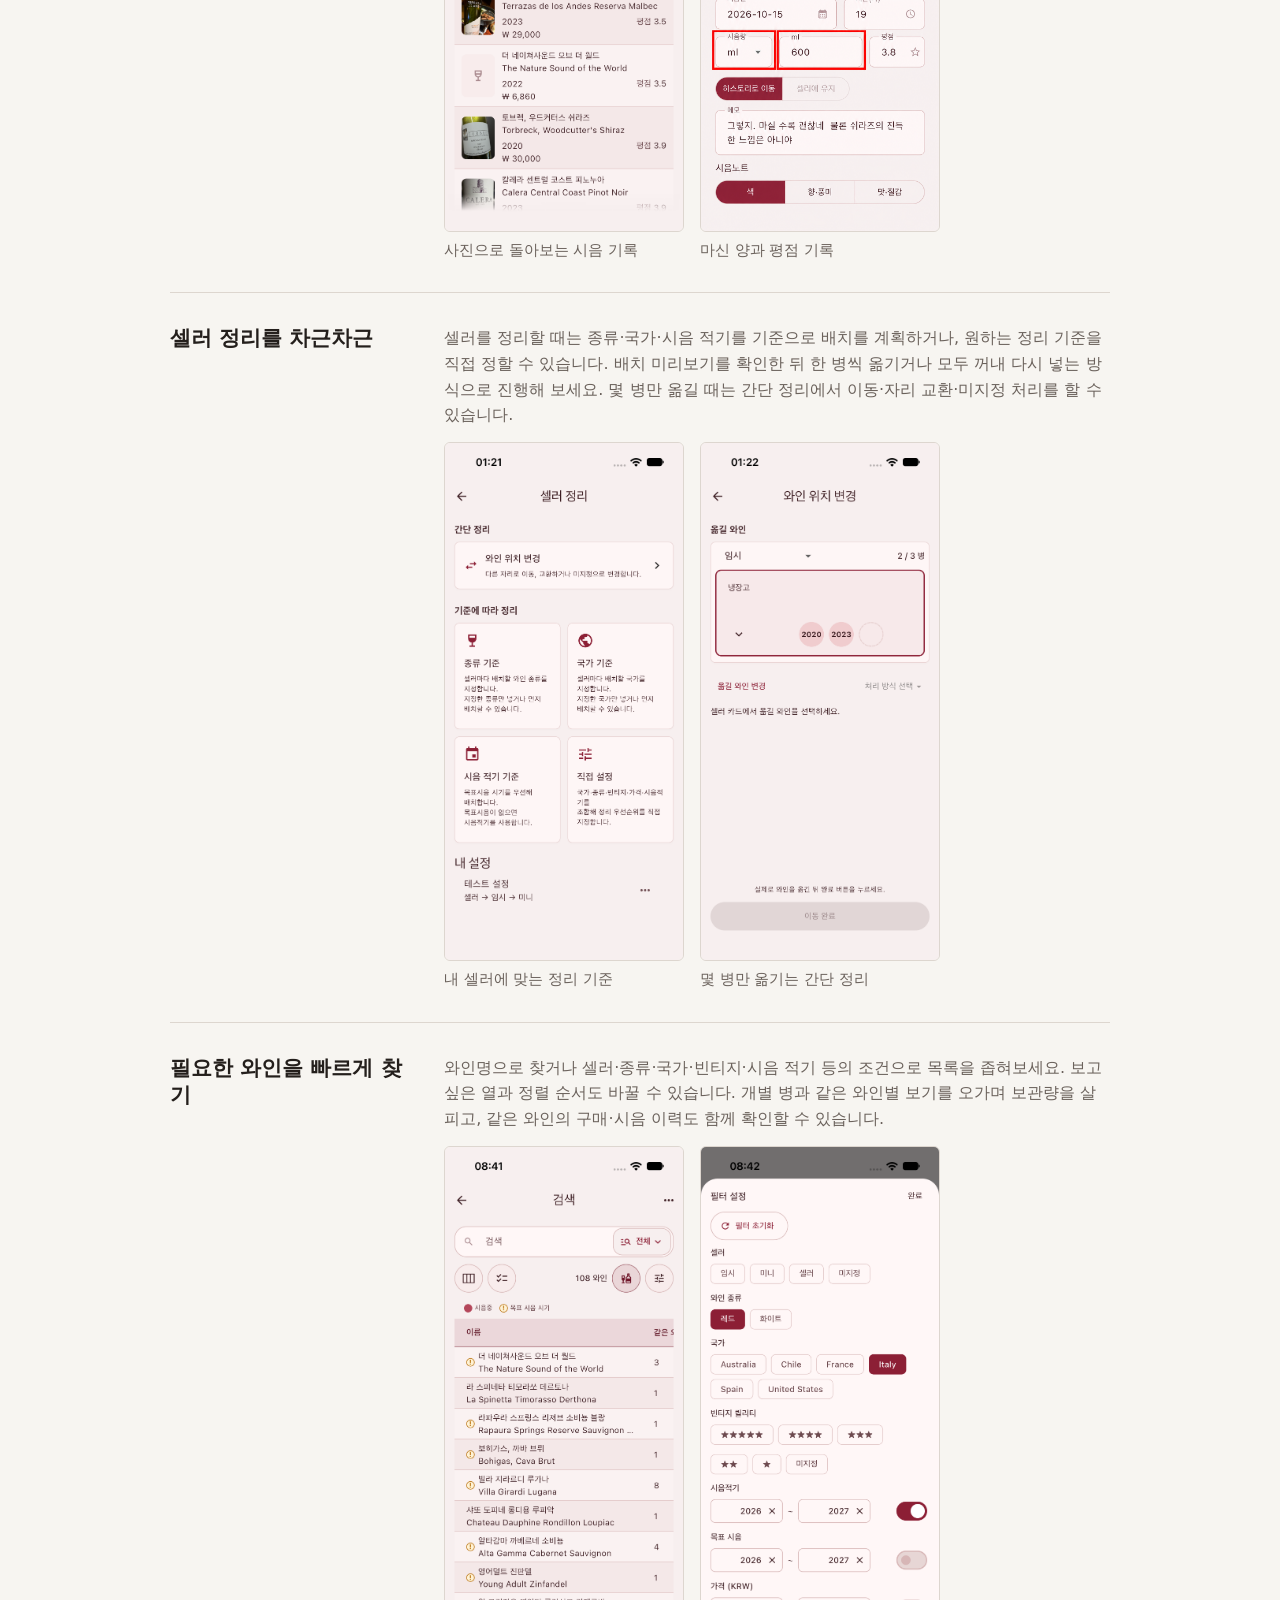
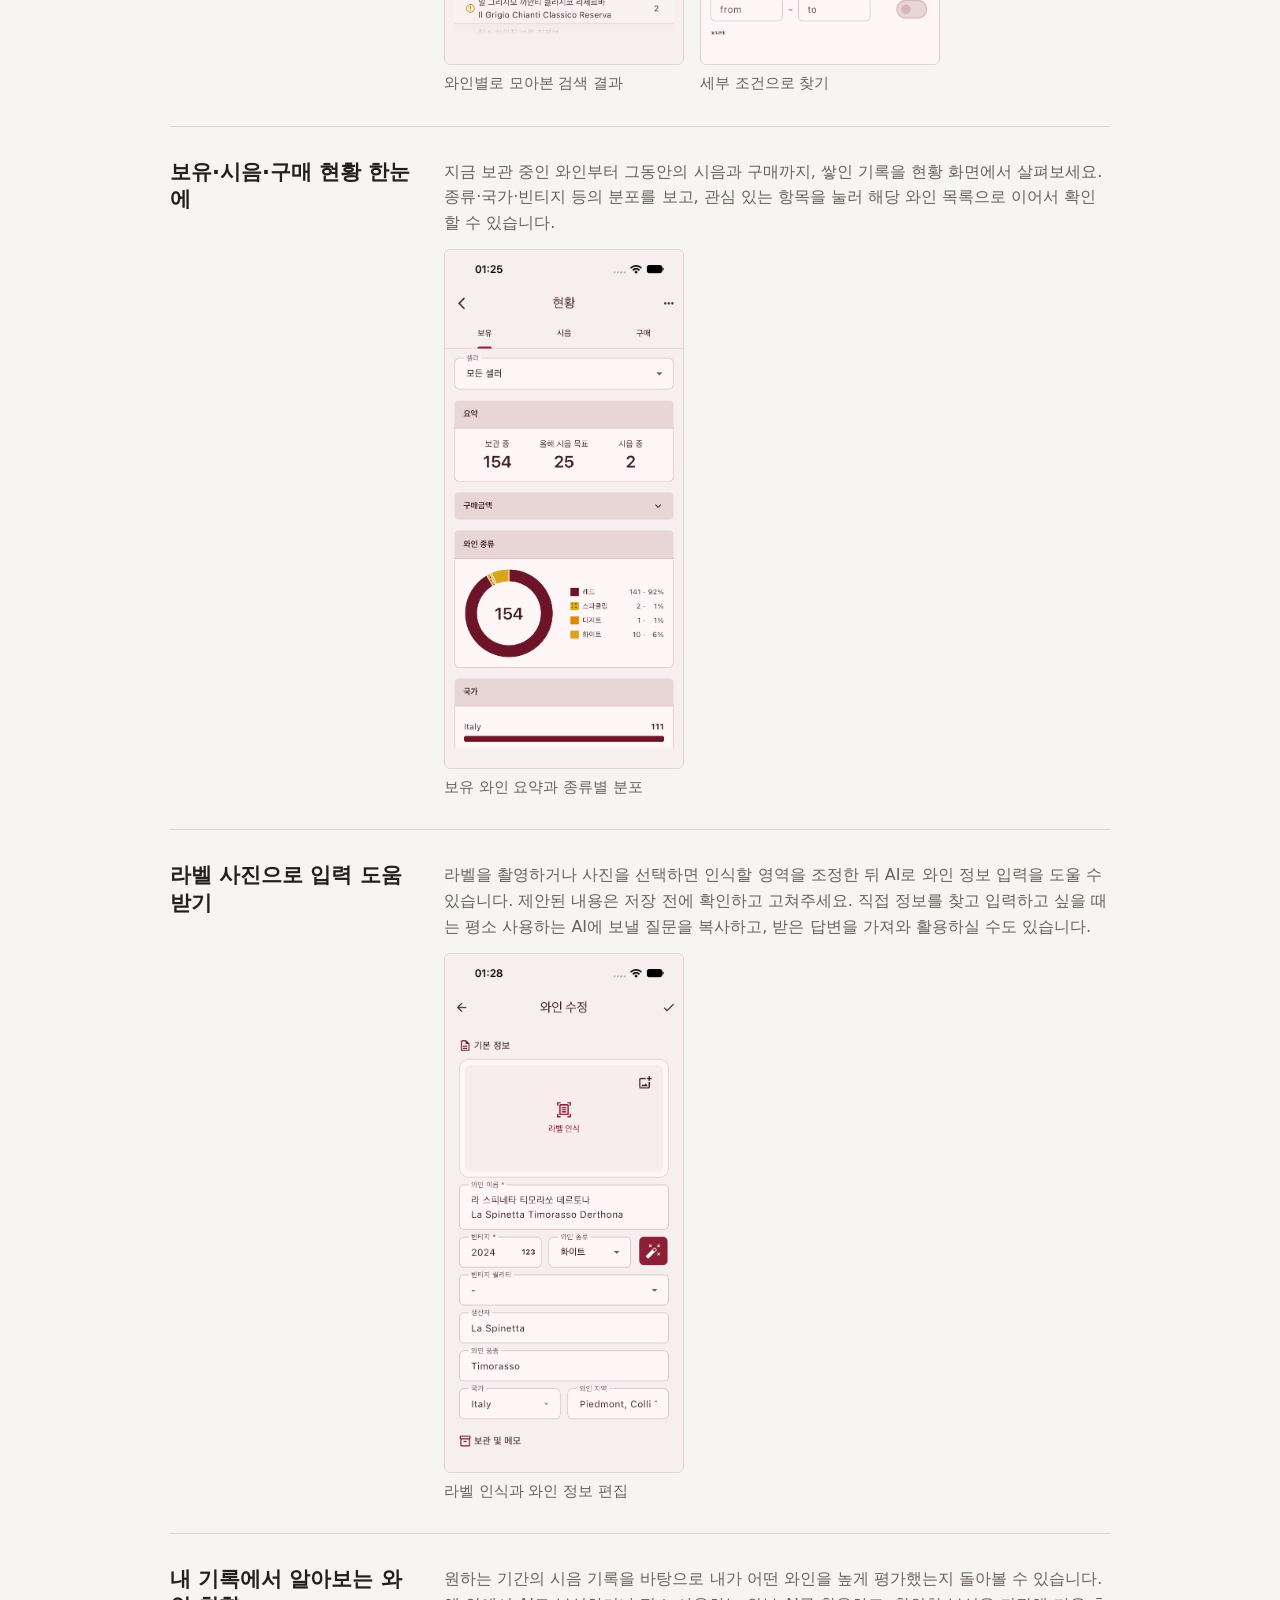
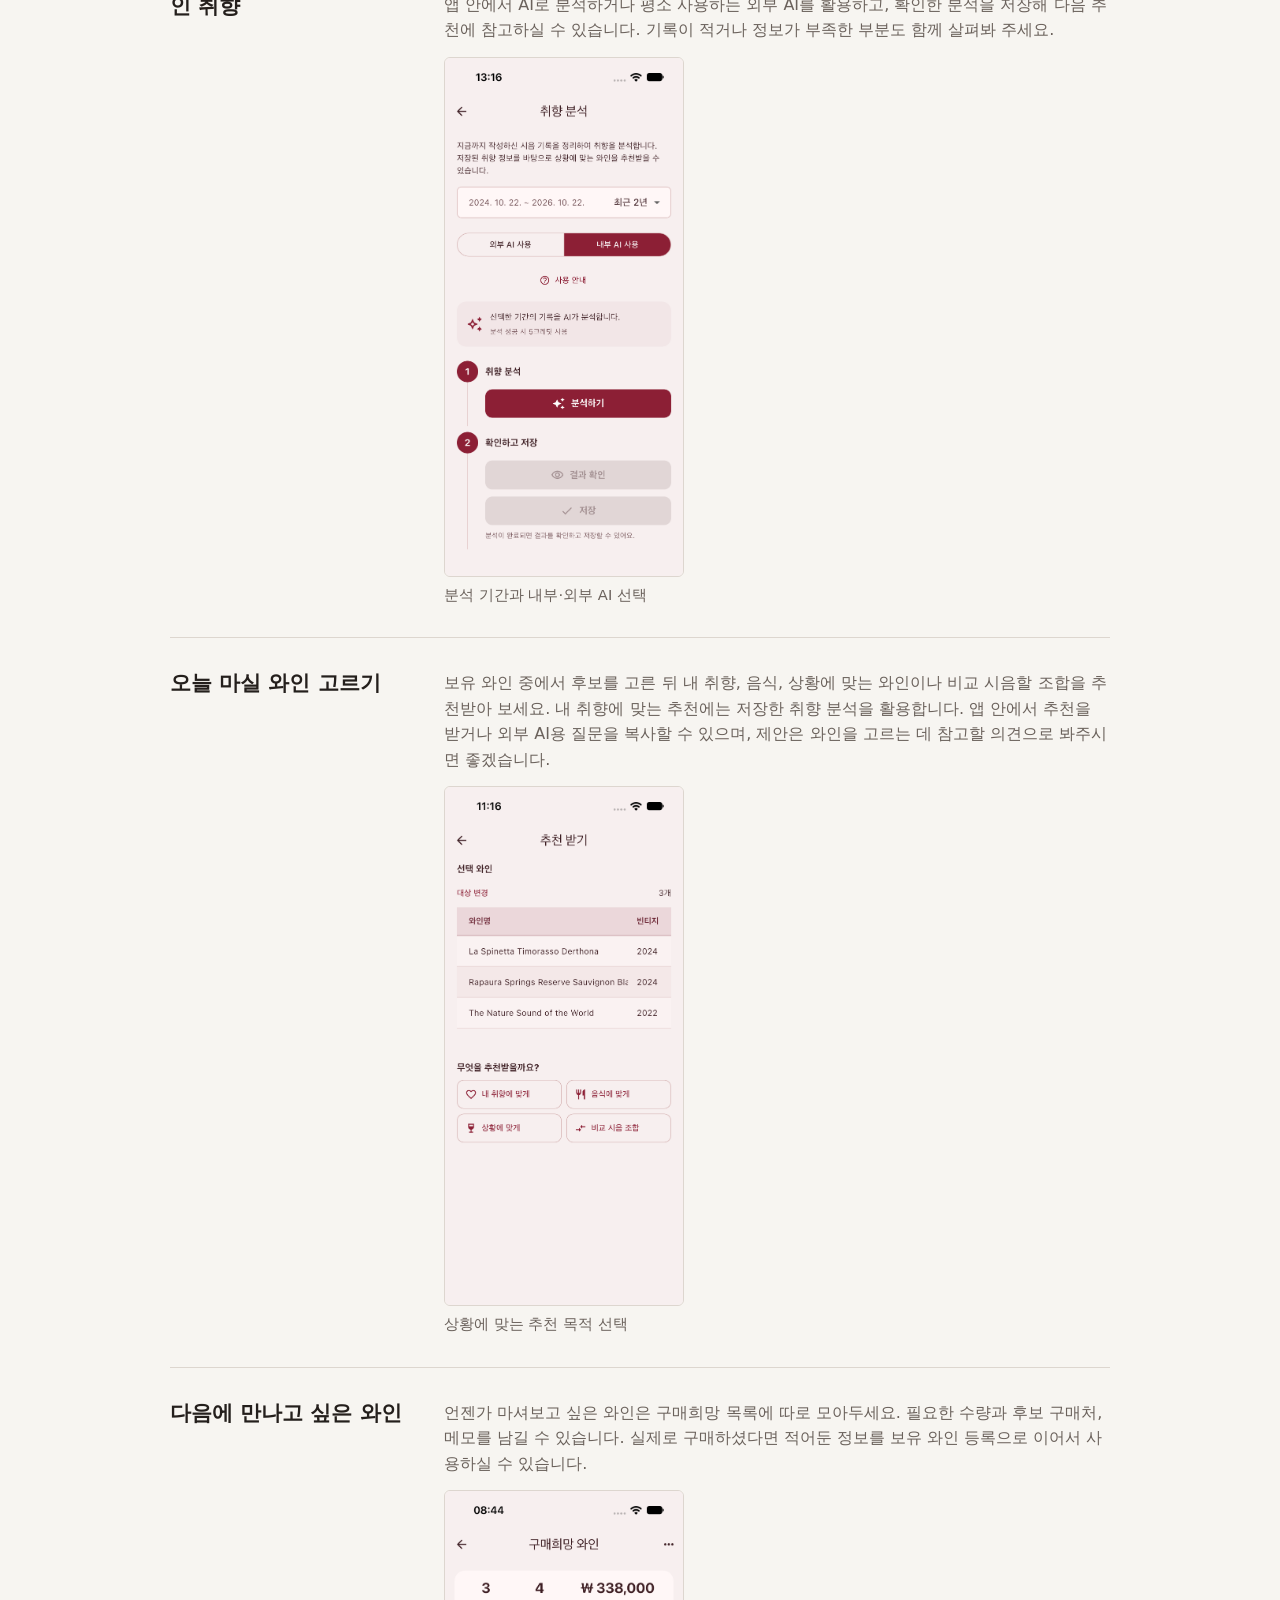
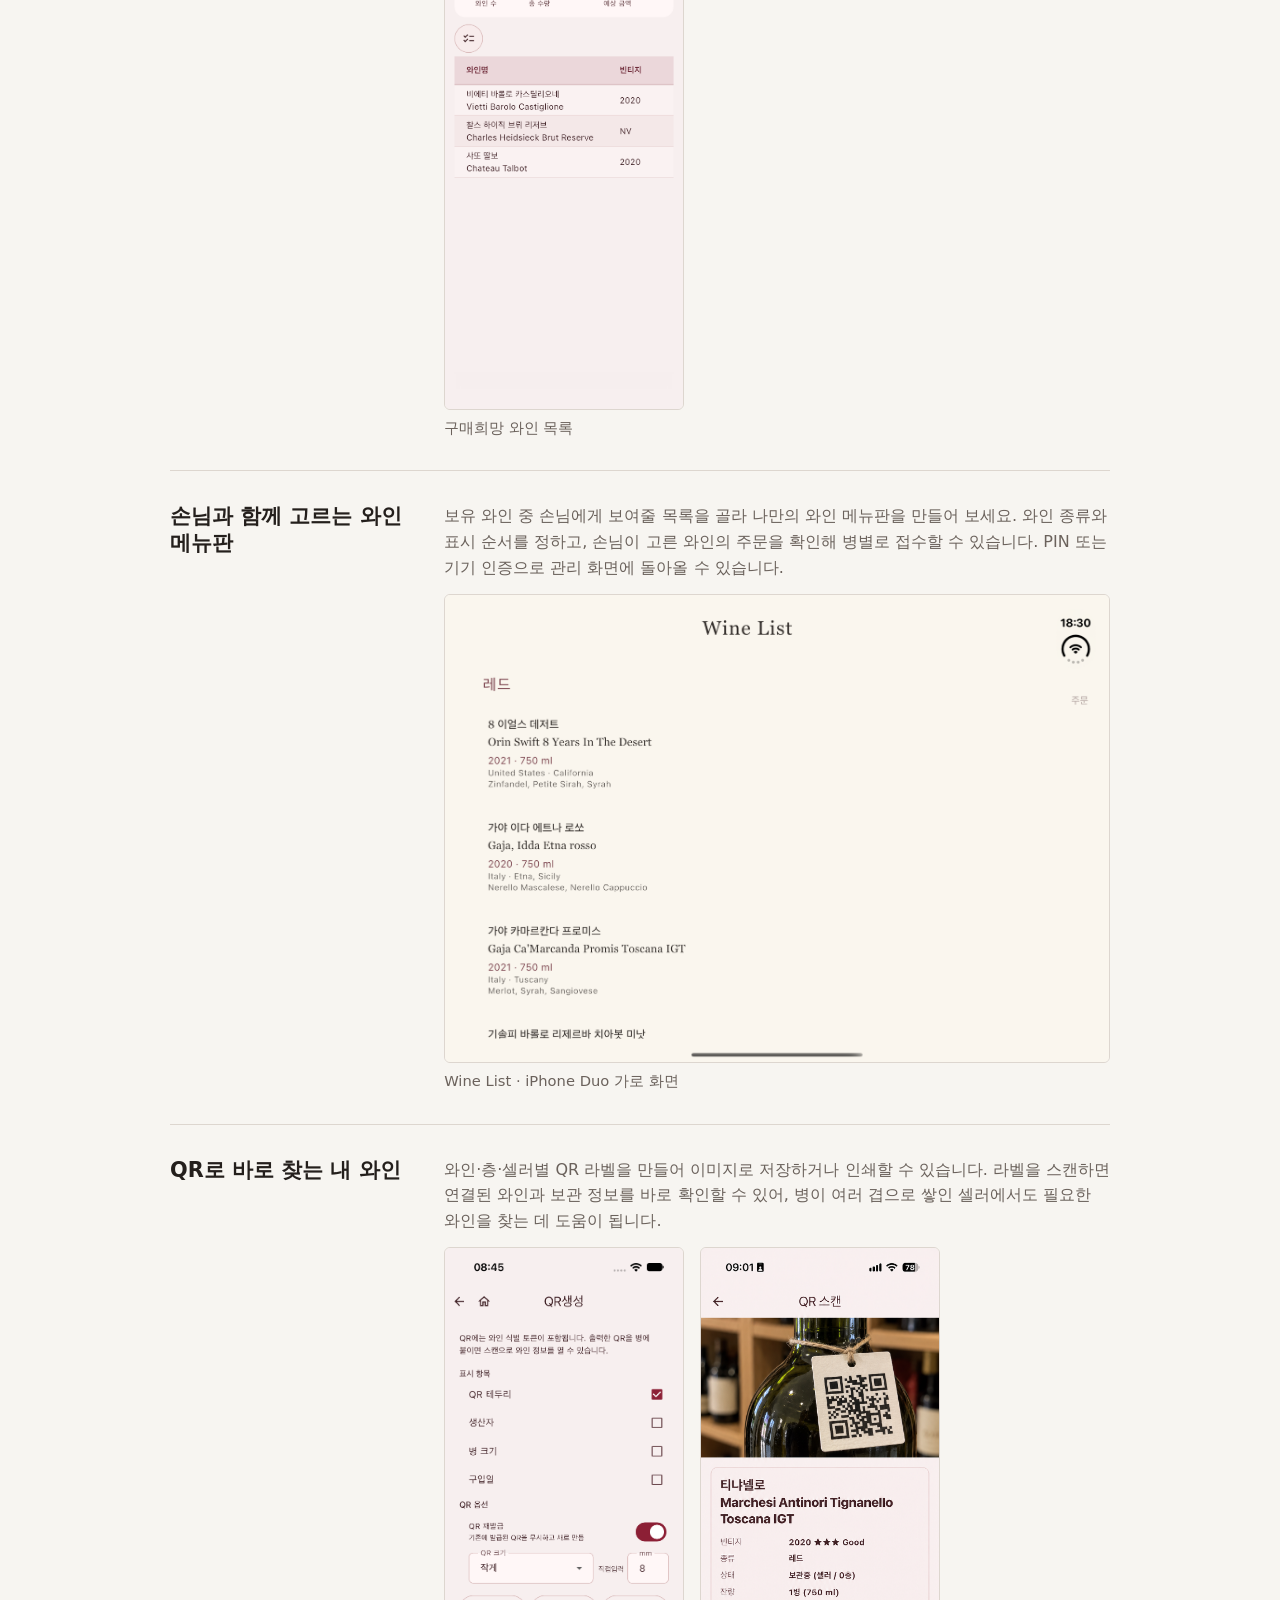
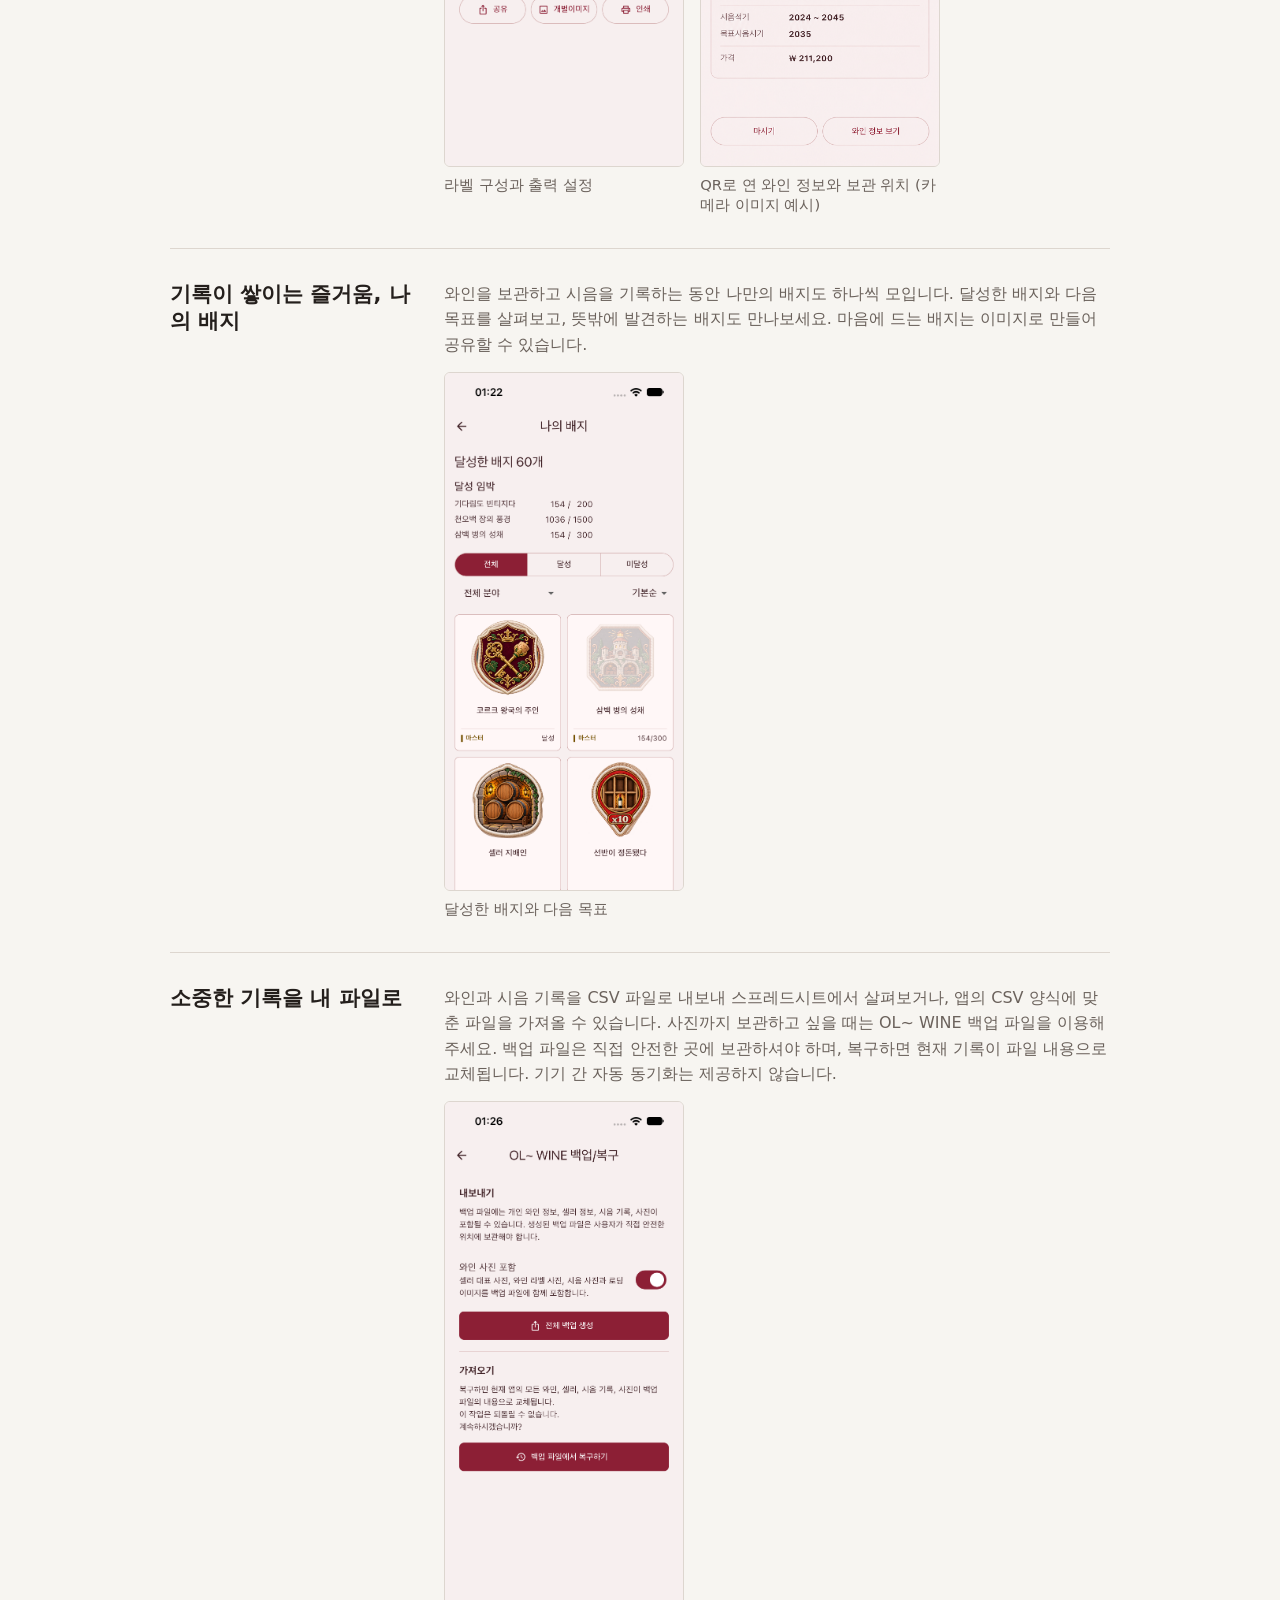
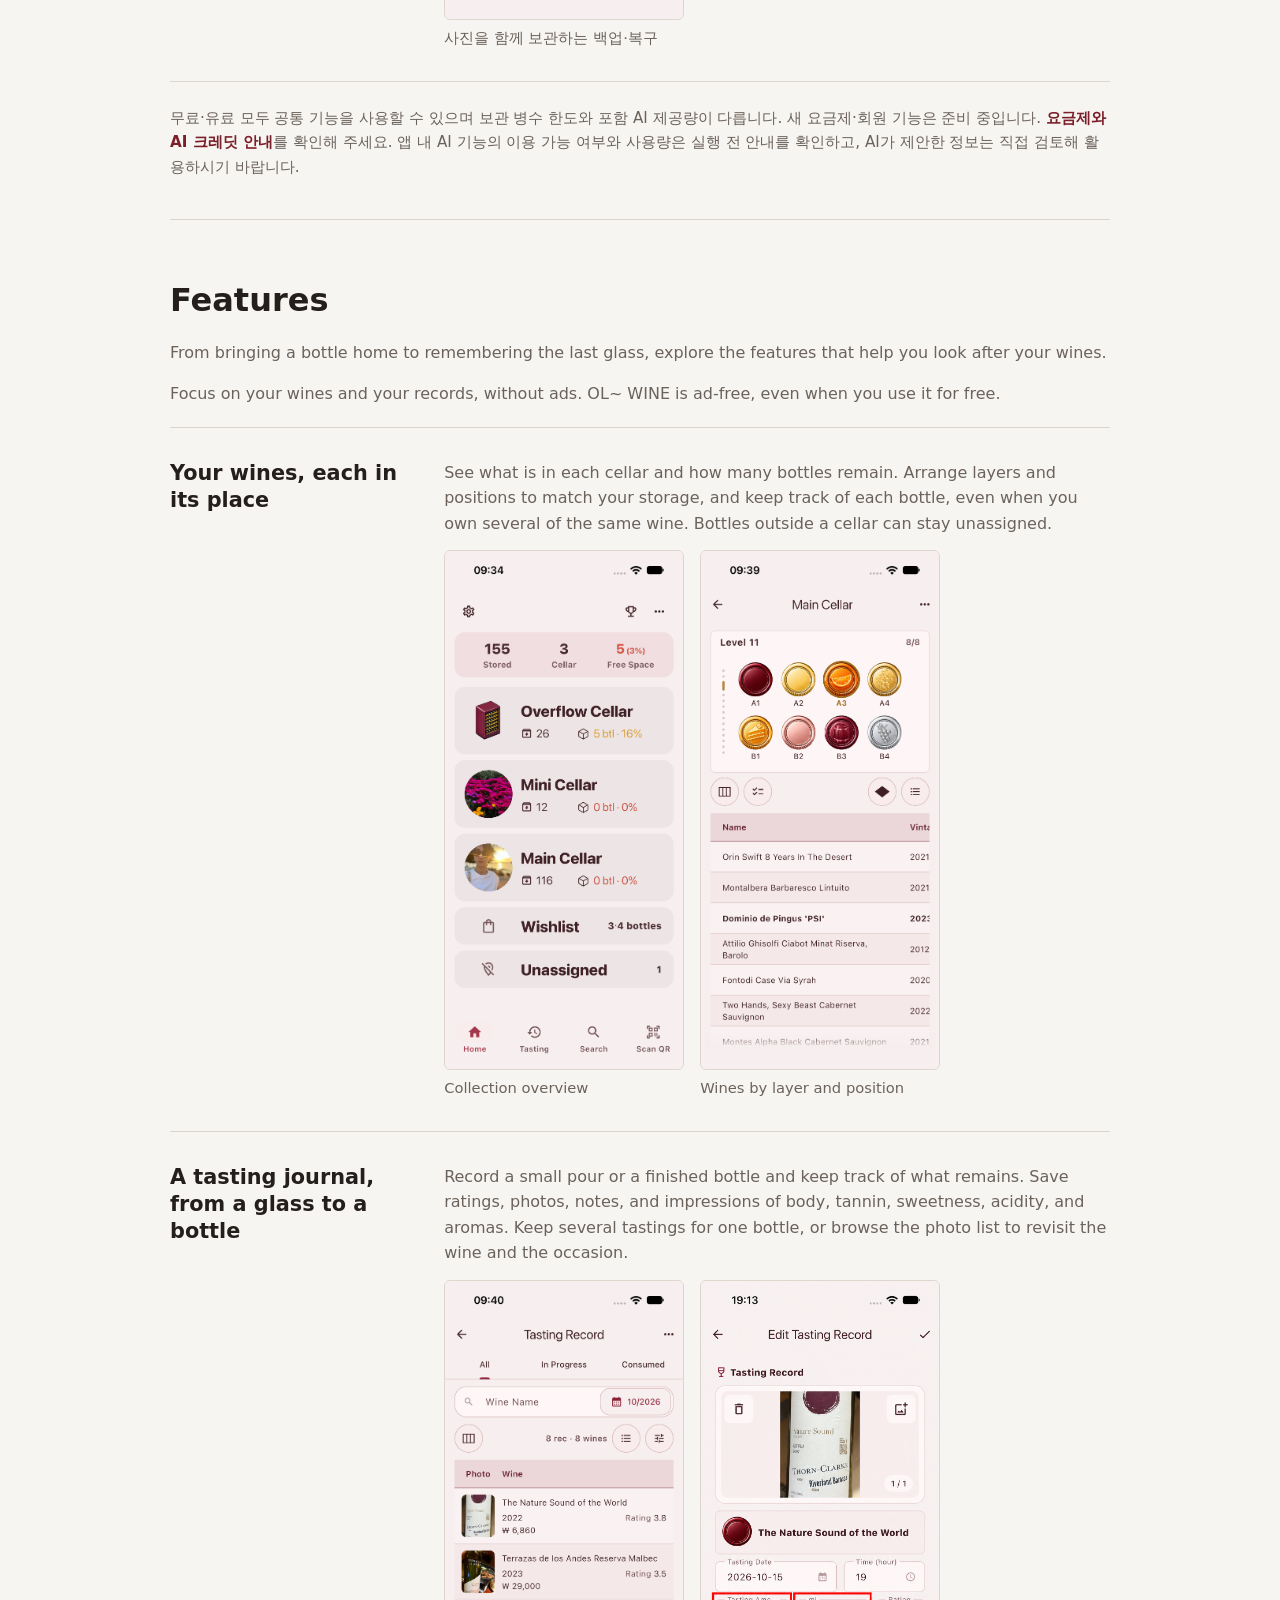
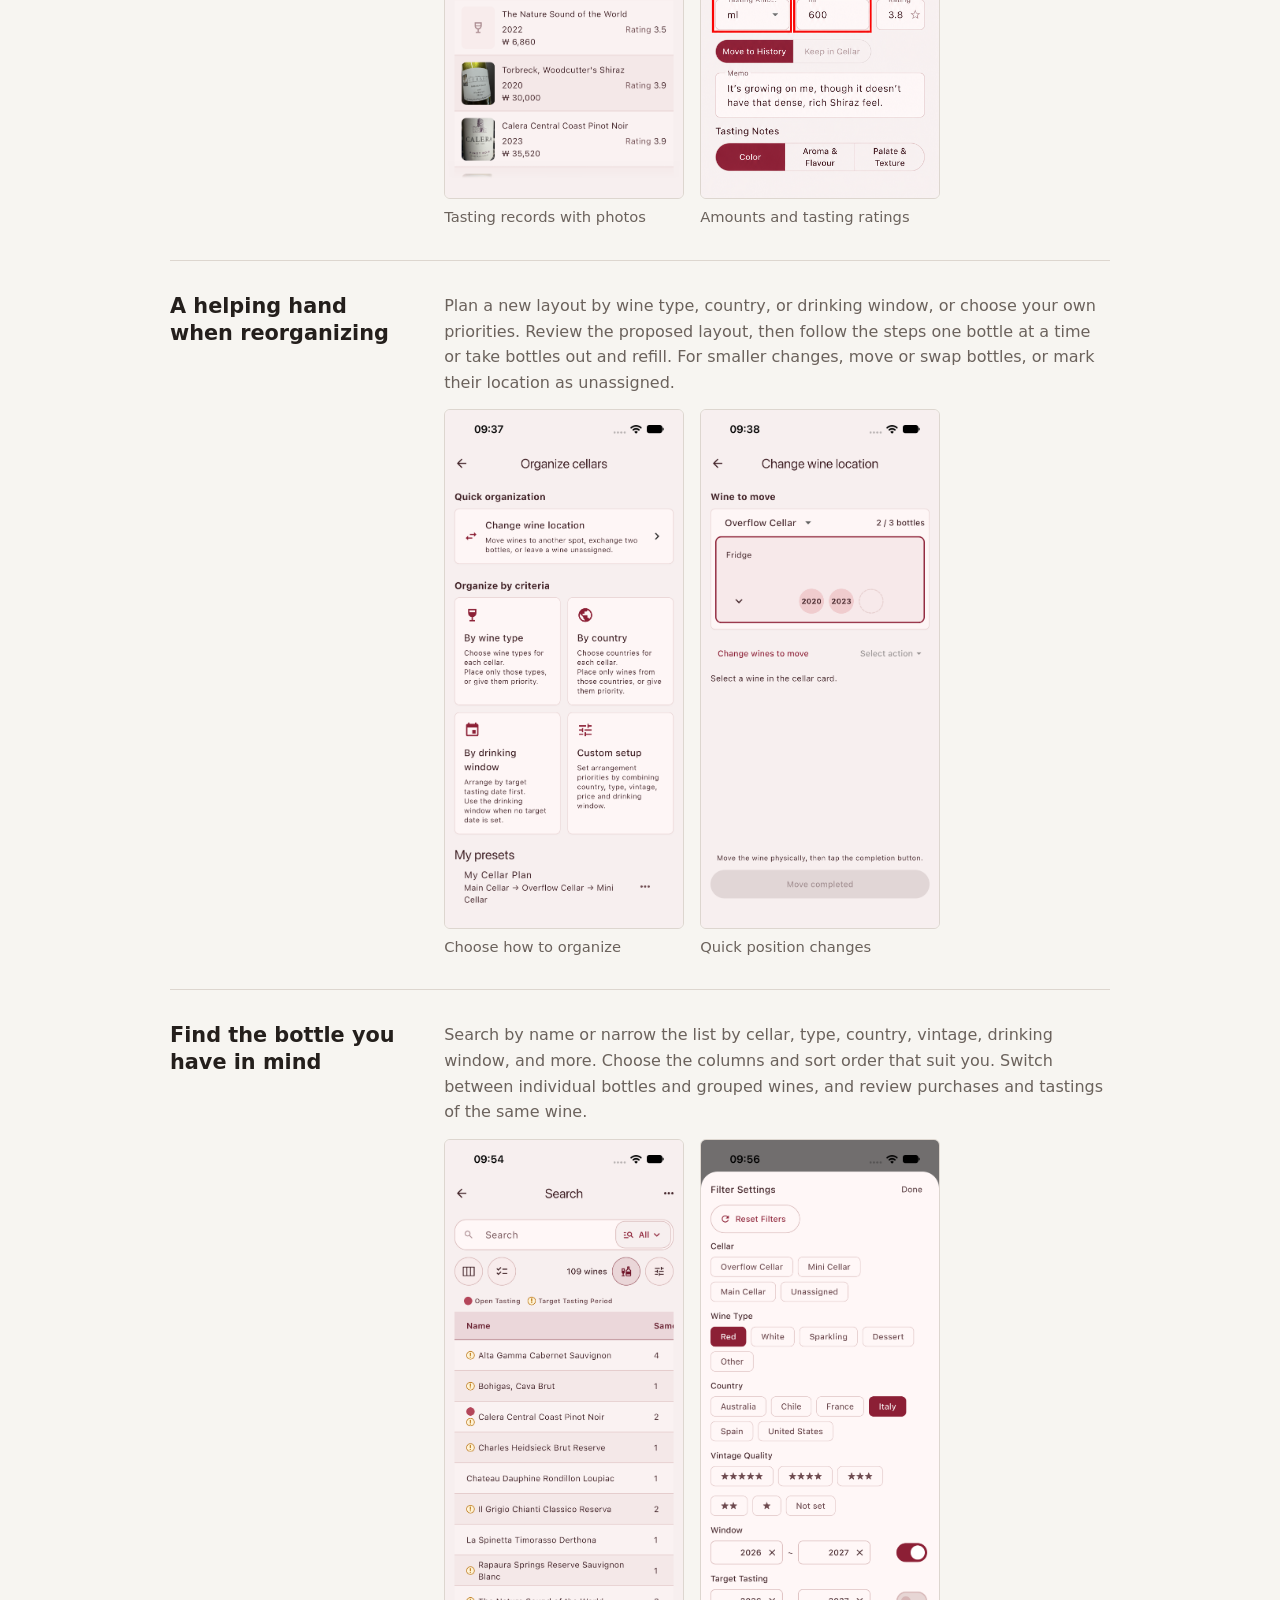
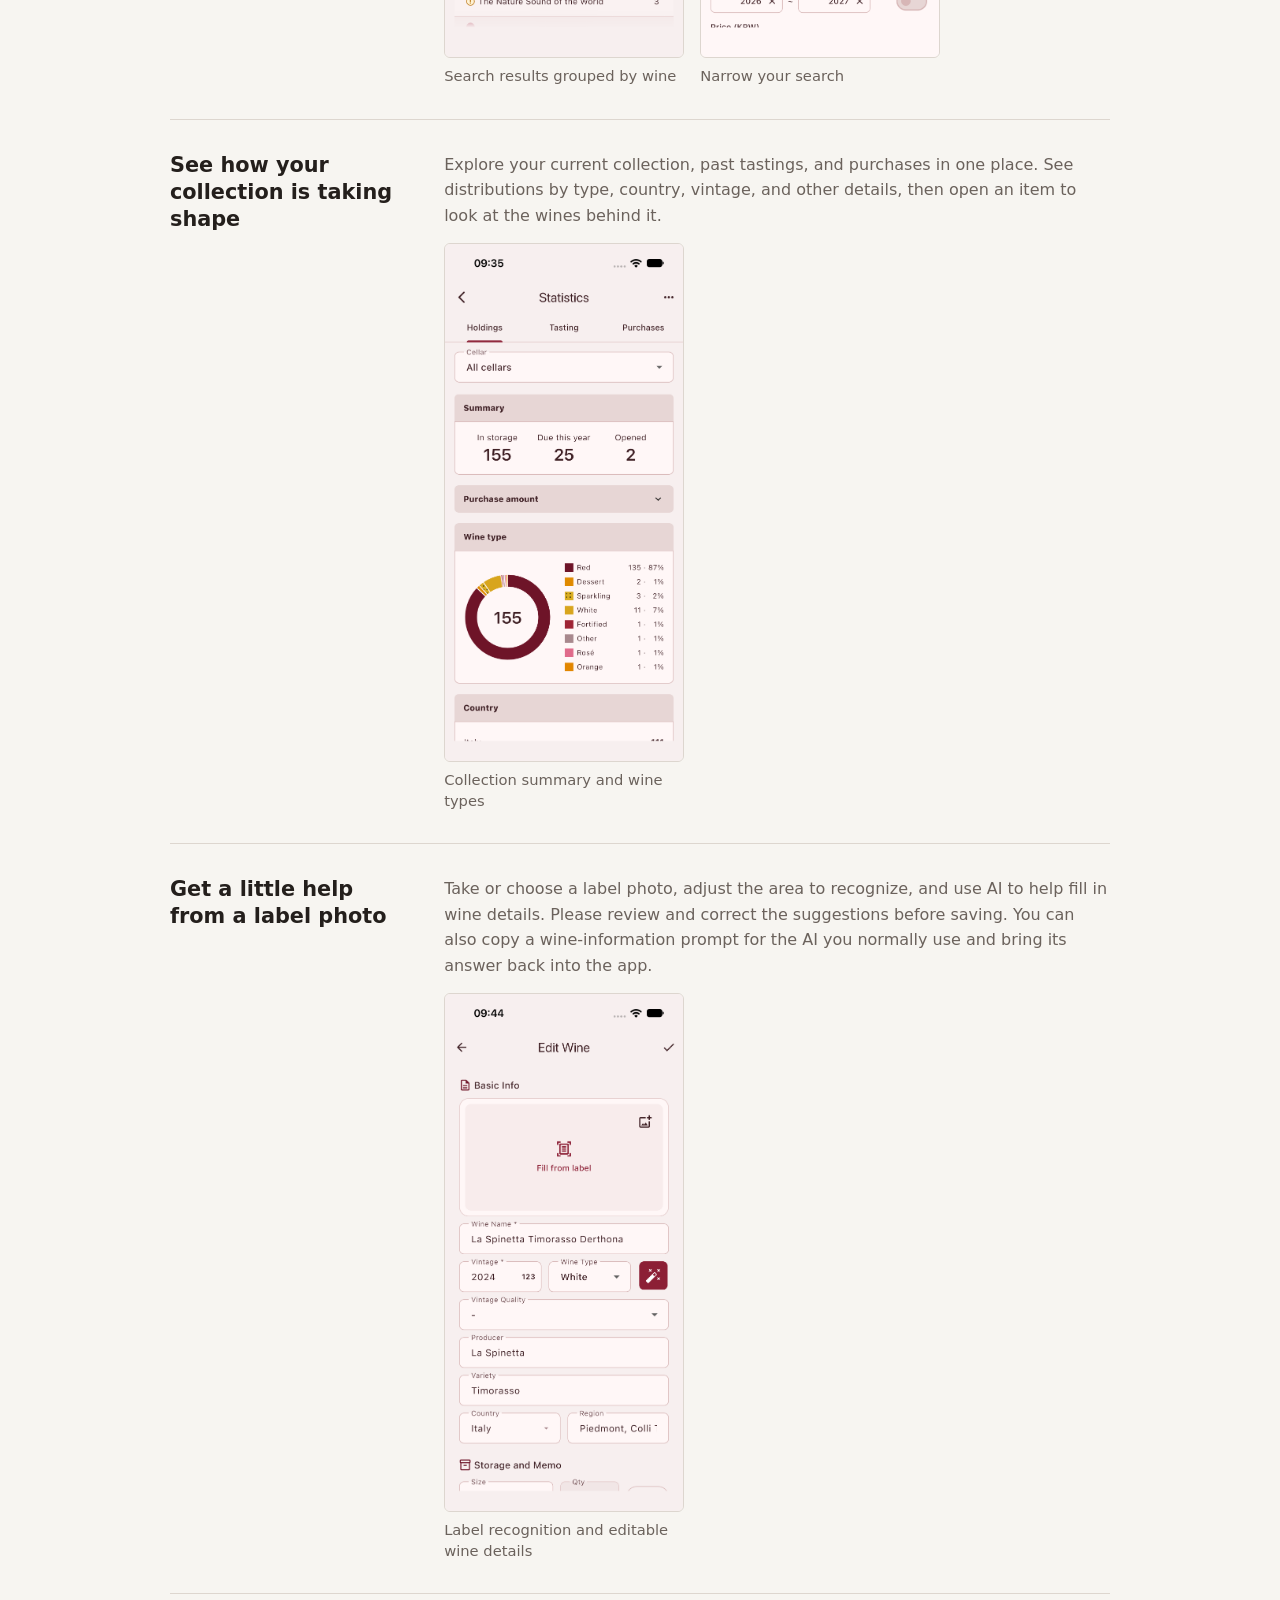
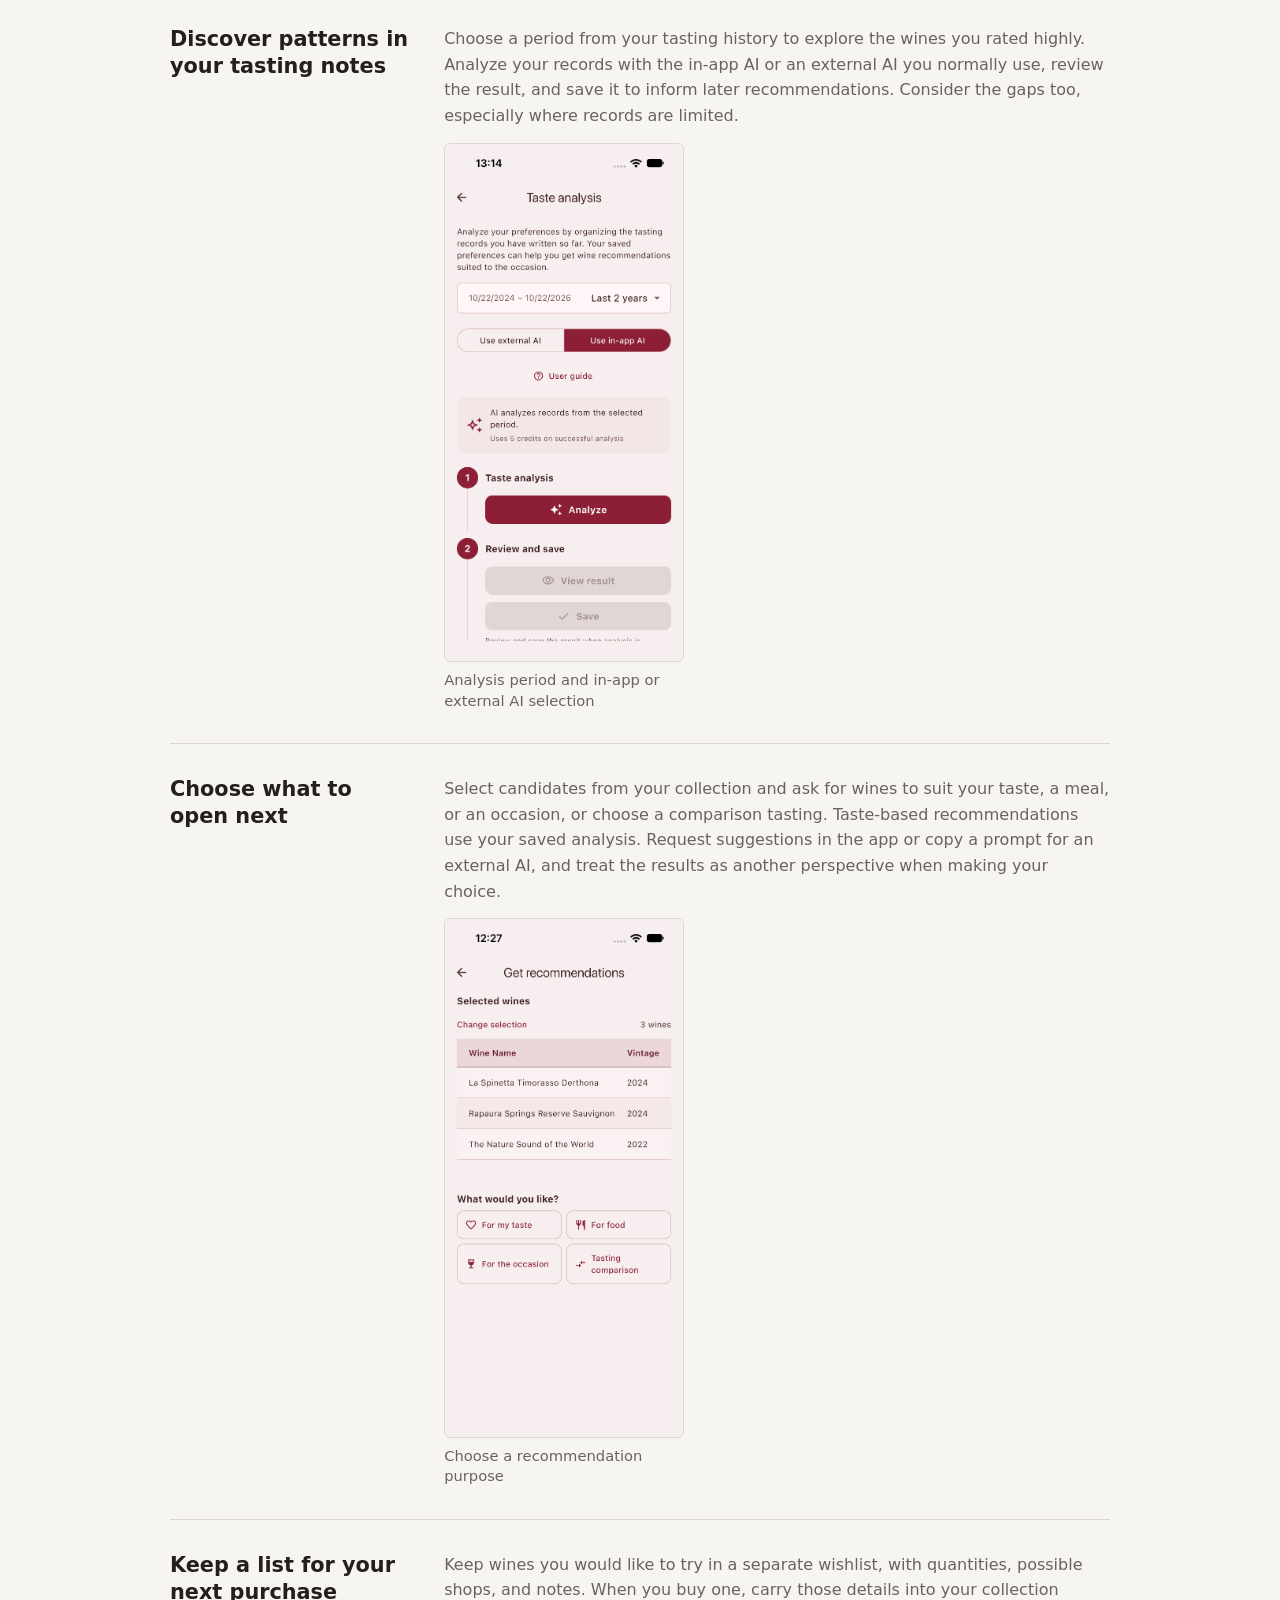
<file: features.html>
<!doctype html>
<html lang="ko">
  <head>
    <meta charset="utf-8">
    <meta name="viewport" content="width=device-width, initial-scale=1">
    <title>Features | OL~ WINE</title>
    <meta name="description" content="OL~ WINE의 와인·셀러 관리, 시음 기록, 셀러 정리, 검색, 현황, AI 입력과 추천, 배지, 손님 메뉴판, QR, 백업 기능을 살펴보세요.">
    <link rel="stylesheet" href="styles.css">

    <style>
      .feature-item {
        display: grid;
        grid-template-columns: minmax(180px, 0.8fr) minmax(0, 2.2fr);
        column-gap: 32px;
        align-items: start;
      }

      .feature-item > h3 {
        grid-column: 1;
        grid-row: 1 / span 2;
        margin-top: 0;
      }

      .feature-item > p {
        grid-column: 2;
        grid-row: 1;
        margin-top: 0;
      }

      .feature-item > .feature-media {
        grid-column: 2;
        grid-row: 2;
      }

      @media (max-width: 700px) {
        .feature-item {
          grid-template-columns: 1fr;
          row-gap: 0;
        }

        .feature-item > h3,
        .feature-item > p,
        .feature-item > .feature-media {
          grid-column: 1;
          grid-row: auto;
        }
      }

      .feature-page .feature-media {
        grid-template-columns: repeat(2, minmax(0, 240px));
        gap: 16px;
      }

      .feature-page .feature-media.feature-media-landscape {
        grid-template-columns: minmax(0, 1fr);
      }

      .feature-page .feature-item > p,
      .feature-page .feature-media { order: 0; }
      .language-links { display: flex; gap: 20px; }
      .language-links a { color: var(--accent); }
      .feature-note { margin-top: 24px; font-size: 0.95rem; }
      .feature-page section { scroll-margin-top: 20px; }

      .feature-page section > h2 {
        font-size: 2rem;
        line-height: 1.25;
        margin-top: 2.4rem;
        margin-bottom: 1.2rem;
      }
    </style>
  </head>
  <body>
    <header class="site-header">
      <nav class="nav" aria-label="Main navigation">
        <a class="brand" href="index.html">OL~ WINE</a>
        <div class="nav-links">
          <a href="about.html">About</a>
          <a href="features.html" aria-current="page">Features</a>
          <a href="release-notes.html">Release Notes</a>
          <a href="support.html">Support</a>
          <a href="privacy.html">Privacy</a>
          <a href="terms.html">Terms</a>
          <a href="open-source.html">Open Source</a>
        </div>
      </nav>
    </header>

    <main class="feature-page">
      <p class="eyebrow">Features</p>
      <h1 class="app-title"><span class="app-title-brand"><img src="images/app-icon.png" width="180" height="180" alt="">OL~ WINE</span> <span>주요 기능</span></h1>
      <p class="lead">내 와인이 어디에 있는지, 얼마나 남았는지, 어떤 순간에 맛있었는지.<br>보관부터 시음까지, 나의 와인 기록을 차곡차곡 남겨보세요.</p>
      <p class="language-links"><a href="#ko">한국어</a><a href="#en">English</a></p>
      <section id="ko" lang="ko">
        <h2>주요 기능</h2>
        <p>와인을 들이고, 보관하고, 마신 뒤의 기억을 남기는 일까지. 내 와인 생활에 필요한 기능을 살펴보세요.</p>
        <p>광고 없이, 나의 와인과 기록에 집중하세요. OL~ WINE은 무료로 이용하실 때도 광고를 표시하지 않습니다.</p>
        <div class="feature-list">
          <article class="feature-item" id="collection-ko">
            <h3>내 와인과 셀러 관리</h3>
            <p>어느 셀러에 어떤 와인이 있는지, 같은 와인이 몇 병 남았는지 한눈에 살펴보세요. 셀러의 층과 자리를 실제 보관 모습에 맞게 구성하고, 같은 와인도 한 병씩 구분해 관리할 수 있습니다. 셀러에 넣지 않은 와인은 위치 미지정으로 보관하시면 됩니다.</p>
            <div class="feature-media">
              <figure class="feature-shot"><a href="images/features/olwine-home-ko.png"><img src="images/features/olwine-home-ko.png" alt="셀러별 보관 현황과 위치 미지정 와인 1병" width="1206" height="2622" loading="lazy"></a><figcaption>셀러별 보관 현황</figcaption></figure>
              <figure class="feature-shot"><a href="images/features/cellar-layout.png"><img src="images/features/cellar-layout.png" alt="메인 셀러 11층에서 A3의 로제 와인을 드래그하며 보관 자리를 옮기는 모습" width="851" height="1849" loading="lazy"></a><figcaption>층과 자리별 와인 배치</figcaption></figure>
            </div>
          </article>
          <article class="feature-item" id="tastings-ko">
            <h3>한 잔부터 한 병까지, 시음 기록</h3>
            <p>조금씩 나누어 마신 와인도 마신 양과 남은 양을 기록할 수 있습니다. 평점과 사진, 메모뿐 아니라 바디·탄닌·당도·산미와 향미도 남겨보세요. 한 병에 여러 번의 시음 기록을 쌓을 수 있고, 사진 목록에서는 라벨과 그날의 기억을 함께 되짚어볼 수 있습니다.</p>
            <div class="feature-media">
              <figure class="feature-shot"><a href="images/features/olwine-tasting-photos-ko.png"><img src="images/features/olwine-tasting-photos-ko.png" alt="사진으로 돌아보는 시음 기록" width="1206" height="2622" loading="lazy"></a><figcaption>사진으로 돌아보는 시음 기록</figcaption></figure>
              <figure class="feature-shot"><a href="images/features/partial-tasting.png"><img src="images/features/partial-tasting.png" alt="시음량 단위와 ml 수량 입력란을 붉은 박스로 강조한 시음 기록" width="851" height="1849" loading="lazy"></a><figcaption>마신 양과 평점 기록</figcaption></figure>
            </div>
          </article>
          <article class="feature-item" id="organization-ko">
            <h3>셀러 정리를 차근차근</h3>
            <p>셀러를 정리할 때는 종류·국가·시음 적기를 기준으로 배치를 계획하거나, 원하는 정리 기준을 직접 정할 수 있습니다. 배치 미리보기를 확인한 뒤 한 병씩 옮기거나 모두 꺼내 다시 넣는 방식으로 진행해 보세요. 몇 병만 옮길 때는 간단 정리에서 이동·자리 교환·미지정 처리를 할 수 있습니다.</p>
            <div class="feature-media">
              <figure class="feature-shot"><a href="images/features/olwine-organization-ko.png"><img src="images/features/olwine-organization-ko.png" alt="내 셀러에 맞는 정리 기준" width="1206" height="2622" loading="lazy"></a><figcaption>내 셀러에 맞는 정리 기준</figcaption></figure>
              <figure class="feature-shot"><a href="images/features/olwine-position-ko.png"><img src="images/features/olwine-position-ko.png" alt="몇 병만 옮기는 간단 정리" width="1206" height="2622" loading="lazy"></a><figcaption>몇 병만 옮기는 간단 정리</figcaption></figure>
            </div>
          </article>
          <article class="feature-item" id="search-ko">
            <h3>필요한 와인을 빠르게 찾기</h3>
            <p>와인명으로 찾거나 셀러·종류·국가·빈티지·시음 적기 등의 조건으로 목록을 좁혀보세요. 보고 싶은 열과 정렬 순서도 바꿀 수 있습니다. 개별 병과 같은 와인별 보기를 오가며 보관량을 살피고, 같은 와인의 구매·시음 이력도 함께 확인할 수 있습니다.</p>
            <div class="feature-media">
              <figure class="feature-shot"><a href="images/features/wine-search.png"><img src="images/features/wine-search.png" alt="와인별로 모아본 검색 결과" width="1206" height="2622" loading="lazy"></a><figcaption>와인별로 모아본 검색 결과</figcaption></figure>
              <figure class="feature-shot"><a href="images/features/wine-search-filters.png"><img src="images/features/wine-search-filters.png" alt="세부 조건으로 찾기" width="1206" height="2622" loading="lazy"></a><figcaption>세부 조건으로 찾기</figcaption></figure>
            </div>
          </article>
          <article class="feature-item" id="statistics-ko">
            <h3>보유·시음·구매 현황 한눈에</h3>
            <p>지금 보관 중인 와인부터 그동안의 시음과 구매까지, 쌓인 기록을 현황 화면에서 살펴보세요. 종류·국가·빈티지 등의 분포를 보고, 관심 있는 항목을 눌러 해당 와인 목록으로 이어서 확인할 수 있습니다.</p>
            <div class="feature-media">
              <figure class="feature-shot"><a href="images/features/olwine-statistics-ko.png"><img src="images/features/olwine-statistics-ko.png" alt="보유 와인 요약과 종류별 분포" width="1206" height="2622" loading="lazy"></a><figcaption>보유 와인 요약과 종류별 분포</figcaption></figure>
            </div>
          </article>
          <article class="feature-item" id="label-ko">
            <h3>라벨 사진으로 입력 도움받기</h3>
            <p>라벨을 촬영하거나 사진을 선택하면 인식할 영역을 조정한 뒤 AI로 와인 정보 입력을 도울 수 있습니다. 제안된 내용은 저장 전에 확인하고 고쳐주세요. 직접 정보를 찾고 입력하고 싶을 때는 평소 사용하는 AI에 보낼 질문을 복사하고, 받은 답변을 가져와 활용하실 수도 있습니다.</p>
            <div class="feature-media">
              <figure class="feature-shot"><a href="images/features/olwine-label-ai-ko.png"><img src="images/features/olwine-label-ai-ko.png" alt="라벨 인식과 와인 정보 편집" width="1206" height="2622" loading="lazy"></a><figcaption>라벨 인식과 와인 정보 편집</figcaption></figure>
            </div>
          </article>
          <article class="feature-item" id="taste-ko">
            <h3>내 기록에서 알아보는 와인 취향</h3>
            <p>원하는 기간의 시음 기록을 바탕으로 내가 어떤 와인을 높게 평가했는지 돌아볼 수 있습니다. 앱 안에서 AI로 분석하거나 평소 사용하는 외부 AI를 활용하고, 확인한 분석을 저장해 다음 추천에 참고하실 수 있습니다. 기록이 적거나 정보가 부족한 부분도 함께 살펴봐 주세요.</p>
            <div class="feature-media">
              <figure class="feature-shot"><a href="images/features/olwine-taste-analysis-ko.png"><img src="images/features/olwine-taste-analysis-ko.png" alt="분석 기간과 내부·외부 AI 선택" width="1206" height="2622" loading="lazy"></a><figcaption>분석 기간과 내부·외부 AI 선택</figcaption></figure>
            </div>
          </article>
          <article class="feature-item" id="recommendations-ko">
            <h3>오늘 마실 와인 고르기</h3>
            <p>보유 와인 중에서 후보를 고른 뒤 내 취향, 음식, 상황에 맞는 와인이나 비교 시음할 조합을 추천받아 보세요. 내 취향에 맞는 추천에는 저장한 취향 분석을 활용합니다. 앱 안에서 추천을 받거나 외부 AI용 질문을 복사할 수 있으며, 제안은 와인을 고르는 데 참고할 의견으로 봐주시면 좋겠습니다.</p>
            <div class="feature-media">
              <figure class="feature-shot"><a href="images/features/olwine-recommendation-ko.png"><img src="images/features/olwine-recommendation-ko.png" alt="상황에 맞는 추천 목적 선택" width="1206" height="2622" loading="lazy"></a><figcaption>상황에 맞는 추천 목적 선택</figcaption></figure>
            </div>
          </article>
          <article class="feature-item" id="wishlist-ko">
            <h3>다음에 만나고 싶은 와인</h3>
            <p>언젠가 마셔보고 싶은 와인은 구매희망 목록에 따로 모아두세요. 필요한 수량과 후보 구매처, 메모를 남길 수 있습니다. 실제로 구매하셨다면 적어둔 정보를 보유 와인 등록으로 이어서 사용하실 수 있습니다.</p>
            <div class="feature-media">
              <figure class="feature-shot"><a href="images/features/wishlist.png"><img src="images/features/wishlist.png" alt="구매희망 와인 목록" width="1206" height="2622" loading="lazy"></a><figcaption>구매희망 와인 목록</figcaption></figure>
            </div>
          </article>
          <article class="feature-item" id="guest-menu-ko">
            <h3>손님과 함께 고르는 와인 메뉴판</h3>
            <p>보유 와인 중 손님에게 보여줄 목록을 골라 나만의 와인 메뉴판을 만들어 보세요. 와인 종류와 표시 순서를 정하고, 손님이 고른 와인의 주문을 확인해 병별로 접수할 수 있습니다. PIN 또는 기기 인증으로 관리 화면에 돌아올 수 있습니다.</p>
            <div class="feature-media feature-media-landscape">
              <figure class="feature-shot"><a href="images/features/olwine-guest-menu-duo-ko.png"><img src="images/features/olwine-guest-menu-duo-ko.png" alt="iPhone Duo 가로 화면의 Wine List 메뉴판" width="2853" height="2007" loading="lazy"></a><figcaption>Wine List · iPhone Duo 가로 화면</figcaption></figure>
            </div>
          </article>
          <article class="feature-item" id="qr-ko">
            <h3>QR로 바로 찾는 내 와인</h3>
            <p>와인·층·셀러별 QR 라벨을 만들어 이미지로 저장하거나 인쇄할 수 있습니다. 라벨을 스캔하면 연결된 와인과 보관 정보를 바로 확인할 수 있어, 병이 여러 겹으로 쌓인 셀러에서도 필요한 와인을 찾는 데 도움이 됩니다.</p>
            <div class="feature-media">
              <figure class="feature-shot"><a href="images/features/qr-label.png"><img src="images/features/qr-label.png" alt="라벨 구성과 출력 설정" width="1206" height="2622" loading="lazy"></a><figcaption>라벨 구성과 출력 설정</figcaption></figure>
              <figure class="feature-shot"><a href="images/features/qr-scan-result.png"><img src="images/features/qr-scan-result.png" alt="QR 태그가 걸린 와인병의 카메라 예시 이미지와 연결된 와인 정보·보관 위치" width="851" height="1849" loading="lazy"></a><figcaption>QR로 연 와인 정보와 보관 위치 (카메라 이미지 예시)</figcaption></figure>
            </div>
          </article>
          <article class="feature-item" id="badges-ko">
            <h3>기록이 쌓이는 즐거움, 나의 배지</h3>
            <p>와인을 보관하고 시음을 기록하는 동안 나만의 배지도 하나씩 모입니다. 달성한 배지와 다음 목표를 살펴보고, 뜻밖에 발견하는 배지도 만나보세요. 마음에 드는 배지는 이미지로 만들어 공유할 수 있습니다.</p>
            <div class="feature-media">
              <figure class="feature-shot"><a href="images/features/olwine-badges-ko.png"><img src="images/features/olwine-badges-ko.png" alt="달성한 배지와 다음 목표" width="1206" height="2622" loading="lazy"></a><figcaption>달성한 배지와 다음 목표</figcaption></figure>
            </div>
          </article>
          <article class="feature-item" id="backup-ko">
            <h3>소중한 기록을 내 파일로</h3>
            <p>와인과 시음 기록을 CSV 파일로 내보내 스프레드시트에서 살펴보거나, 앱의 CSV 양식에 맞춘 파일을 가져올 수 있습니다. 사진까지 보관하고 싶을 때는 OL~ WINE 백업 파일을 이용해 주세요. 백업 파일은 직접 안전한 곳에 보관하셔야 하며, 복구하면 현재 기록이 파일 내용으로 교체됩니다. 기기 간 자동 동기화는 제공하지 않습니다.</p>
            <div class="feature-media">
              <figure class="feature-shot"><a href="images/features/olwine-backup-ko.png"><img src="images/features/olwine-backup-ko.png" alt="사진을 함께 보관하는 백업·복구" width="1206" height="2622" loading="lazy"></a><figcaption>사진을 함께 보관하는 백업·복구</figcaption></figure>
            </div>
          </article>
        </div>
        <p class="feature-note">무료·유료 모두 공통 기능을 사용할 수 있으며 보관 병수 한도와 포함 AI 제공량이 다릅니다. 새 요금제·회원 기능은 준비 중입니다. <a class="inline-link" href="support.html#plans-ko">요금제와 AI 크레딧 안내</a>를 확인해 주세요. 앱 내 AI 기능의 이용 가능 여부와 사용량은 실행 전 안내를 확인하고, AI가 제안한 정보는 직접 검토해 활용하시기 바랍니다.</p>
      </section>

      <section id="en" lang="en" class="lang-block">
        <h2>Features</h2>
        <p>From bringing a bottle home to remembering the last glass, explore the features that help you look after your wines.</p>
        <p>Focus on your wines and your records, without ads. OL~ WINE is ad-free, even when you use it for free.</p>
        <div class="feature-list">
          <article class="feature-item" id="collection-en">
            <h3>Your wines, each in its place</h3>
            <p>See what is in each cellar and how many bottles remain. Arrange layers and positions to match your storage, and keep track of each bottle, even when you own several of the same wine. Bottles outside a cellar can stay unassigned.</p>
            <div class="feature-media">
              <figure class="feature-shot"><a href="images/features/olwine-home-en.png"><img src="images/features/olwine-home-en.png" alt="Collection overview" width="1206" height="2622" loading="lazy"></a><figcaption>Collection overview</figcaption></figure>
              <figure class="feature-shot"><a href="images/features/cellar-layout_e.png"><img src="images/features/cellar-layout_e.png" alt="Main Cellar Level 11 with positions A1 through B4 and A3 selected" width="1206" height="2622" loading="lazy"></a><figcaption>Wines by layer and position</figcaption></figure>
            </div>
          </article>
          <article class="feature-item" id="tastings-en">
            <h3>A tasting journal, from a glass to a bottle</h3>
            <p>Record a small pour or a finished bottle and keep track of what remains. Save ratings, photos, notes, and impressions of body, tannin, sweetness, acidity, and aromas. Keep several tastings for one bottle, or browse the photo list to revisit the wine and the occasion.</p>
            <div class="feature-media">
              <figure class="feature-shot"><a href="images/features/olwine-tasting-photos-en.png"><img src="images/features/olwine-tasting-photos-en.png" alt="Tasting records with photos" width="1206" height="2622" loading="lazy"></a><figcaption>Tasting records with photos</figcaption></figure>
              <figure class="feature-shot"><a href="images/features/partial-tasting_e.png"><img src="images/features/partial-tasting_e.png" alt="Tasting amount and ml inputs highlighted in red, with an English memo" width="851" height="1848" loading="lazy"></a><figcaption>Amounts and tasting ratings</figcaption></figure>
            </div>
          </article>
          <article class="feature-item" id="organization-en">
            <h3>A helping hand when reorganizing</h3>
            <p>Plan a new layout by wine type, country, or drinking window, or choose your own priorities. Review the proposed layout, then follow the steps one bottle at a time or take bottles out and refill. For smaller changes, move or swap bottles, or mark their location as unassigned.</p>
            <div class="feature-media">
              <figure class="feature-shot"><a href="images/features/olwine-organization-en.png"><img src="images/features/olwine-organization-en.png" alt="Choose how to organize" width="1206" height="2622" loading="lazy"></a><figcaption>Choose how to organize</figcaption></figure>
              <figure class="feature-shot"><a href="images/features/olwine-position-en.png"><img src="images/features/olwine-position-en.png" alt="Quick position changes" width="1206" height="2622" loading="lazy"></a><figcaption>Quick position changes</figcaption></figure>
            </div>
          </article>
          <article class="feature-item" id="search-en">
            <h3>Find the bottle you have in mind</h3>
            <p>Search by name or narrow the list by cellar, type, country, vintage, drinking window, and more. Choose the columns and sort order that suit you. Switch between individual bottles and grouped wines, and review purchases and tastings of the same wine.</p>
            <div class="feature-media">
              <figure class="feature-shot"><a href="images/features/wine-search_e.png"><img src="images/features/wine-search_e.png" alt="Search results grouped by wine" width="1206" height="2622" loading="lazy"></a><figcaption>Search results grouped by wine</figcaption></figure>
              <figure class="feature-shot"><a href="images/features/wine-search-filters_e.png"><img src="images/features/wine-search-filters_e.png" alt="Narrow your search" width="1206" height="2622" loading="lazy"></a><figcaption>Narrow your search</figcaption></figure>
            </div>
          </article>
          <article class="feature-item" id="statistics-en">
            <h3>See how your collection is taking shape</h3>
            <p>Explore your current collection, past tastings, and purchases in one place. See distributions by type, country, vintage, and other details, then open an item to look at the wines behind it.</p>
            <div class="feature-media">
              <figure class="feature-shot"><a href="images/features/olwine-statistics-en.png"><img src="images/features/olwine-statistics-en.png" alt="Collection summary and wine types" width="1206" height="2622" loading="lazy"></a><figcaption>Collection summary and wine types</figcaption></figure>
            </div>
          </article>
          <article class="feature-item" id="label-en">
            <h3>Get a little help from a label photo</h3>
            <p>Take or choose a label photo, adjust the area to recognize, and use AI to help fill in wine details. Please review and correct the suggestions before saving. You can also copy a wine-information prompt for the AI you normally use and bring its answer back into the app.</p>
            <div class="feature-media">
              <figure class="feature-shot"><a href="images/features/olwine-label-ai-en.png"><img src="images/features/olwine-label-ai-en.png" alt="Label recognition and editable wine details" width="1206" height="2622" loading="lazy"></a><figcaption>Label recognition and editable wine details</figcaption></figure>
            </div>
          </article>
          <article class="feature-item" id="taste-en">
            <h3>Discover patterns in your tasting notes</h3>
            <p>Choose a period from your tasting history to explore the wines you rated highly. Analyze your records with the in-app AI or an external AI you normally use, review the result, and save it to inform later recommendations. Consider the gaps too, especially where records are limited.</p>
            <div class="feature-media">
              <figure class="feature-shot"><a href="images/features/olwine-taste-analysis-en.png"><img src="images/features/olwine-taste-analysis-en.png" alt="Analysis period and in-app or external AI selection" width="1206" height="2622" loading="lazy"></a><figcaption>Analysis period and in-app or external AI selection</figcaption></figure>
            </div>
          </article>
          <article class="feature-item" id="recommendations-en">
            <h3>Choose what to open next</h3>
            <p>Select candidates from your collection and ask for wines to suit your taste, a meal, or an occasion, or choose a comparison tasting. Taste-based recommendations use your saved analysis. Request suggestions in the app or copy a prompt for an external AI, and treat the results as another perspective when making your choice.</p>
            <div class="feature-media">
              <figure class="feature-shot"><a href="images/features/olwine-recommendation-en.png"><img src="images/features/olwine-recommendation-en.png" alt="Choose a recommendation purpose" width="1206" height="2622" loading="lazy"></a><figcaption>Choose a recommendation purpose</figcaption></figure>
            </div>
          </article>
          <article class="feature-item" id="wishlist-en">
            <h3>Keep a list for your next purchase</h3>
            <p>Keep wines you would like to try in a separate wishlist, with quantities, possible shops, and notes. When you buy one, carry those details into your collection without starting again.</p>
            <div class="feature-media">
              <figure class="feature-shot"><a href="images/features/wishlist_e.png"><img src="images/features/wishlist_e.png" alt="English wishlist with three wines, four bottles, and a $290 estimated total" width="1206" height="2622" loading="lazy"></a><figcaption>Your wine wishlist</figcaption></figure>
            </div>
          </article>
          <article class="feature-item" id="guest-menu-en">
            <h3>A wine menu for your guests</h3>
            <p>Choose which wines from your collection to show your guests in a personal wine menu. Arrange wine types and display order, then review guest orders and approve individual bottles. Return to the management screen with a PIN or device authentication.</p>
            <div class="feature-media feature-media-landscape">
              <figure class="feature-shot"><a href="images/features/olwine-guest-menu-duo-en.png"><img src="images/features/olwine-guest-menu-duo-en.png" alt="Wine List guest menu on an iPhone Duo in landscape" width="2853" height="2007" loading="lazy"></a><figcaption>Wine List · iPhone Duo landscape</figcaption></figure>
            </div>
          </article>
          <article class="feature-item" id="qr-en">
            <h3>Go straight to a wine with QR</h3>
            <p>Create QR labels for wines, layers, or cellars, then save them as images or print them. Scan a label to open the linked wine and storage details, which is especially helpful when bottles are stacked out of sight.</p>
            <div class="feature-media">
              <figure class="feature-shot"><a href="images/features/qr-label_e.png"><img src="images/features/qr-label_e.png" alt="Label layout and output options" width="1206" height="2622" loading="lazy"></a><figcaption>Label layout and output options</figcaption></figure>
        <figure class="feature-shot"><a href="images/features/qr-scan-result_e.png"><img src="images/features/qr-scan-result_e.png" alt="Illustrative camera view of a wine bottle with a hanging QR tag, with linked wine and storage details" width="850" height="1851" loading="lazy"></a><figcaption>Wine details opened from a QR link (illustrative camera image)</figcaption></figure>
            </div>
          </article>
          <article class="feature-item" id="badges-en">
            <h3>Small milestones along the way</h3>
            <p>Collect badges as you care for your wines and record your tastings. Browse achievements, follow your progress toward the next milestone, and discover a few surprises. You can turn a favorite badge into an image to share.</p>
            <div class="feature-media">
              <figure class="feature-shot"><a href="images/features/olwine-badges-en.png"><img src="images/features/olwine-badges-en.png" alt="Earned badges and upcoming milestones" width="1206" height="2622" loading="lazy"></a><figcaption>Earned badges and upcoming milestones</figcaption></figure>
            </div>
          </article>
          <article class="feature-item" id="backup-en">
            <h3>Keep your records in your own files</h3>
            <p>Export wine and tasting records as CSV to use in a spreadsheet, or restore a file that follows the app's CSV format. Use an OL~ WINE backup to include photos as well. Keep your backup somewhere safe: restoring replaces the current records with the file contents. Automatic syncing between devices is not available.</p>
            <div class="feature-media">
              <figure class="feature-shot"><a href="images/features/olwine-backup-en.png"><img src="images/features/olwine-backup-en.png" alt="Backup and restore with photos" width="1206" height="2622" loading="lazy"></a><figcaption>Backup and restore with photos</figcaption></figure>
            </div>
          </article>
        </div>
        <p class="feature-note">Free and paid users share the same core features, with different bottle limits and included AI allowances. New plans and account features are being prepared. See <a class="inline-link" href="support.html#plans-en">plans and AI credits</a> for details. Check availability and credit costs in the app before use, and review AI suggestions yourself.</p>
      </section>
    </main>

    <footer class="footer">
      <div class="footer-inner">
        <p>© 2026 OL Wine Service. Last updated: 2026-11-27.</p>
      </div>
    </footer>
  </body>
</html>
</file>
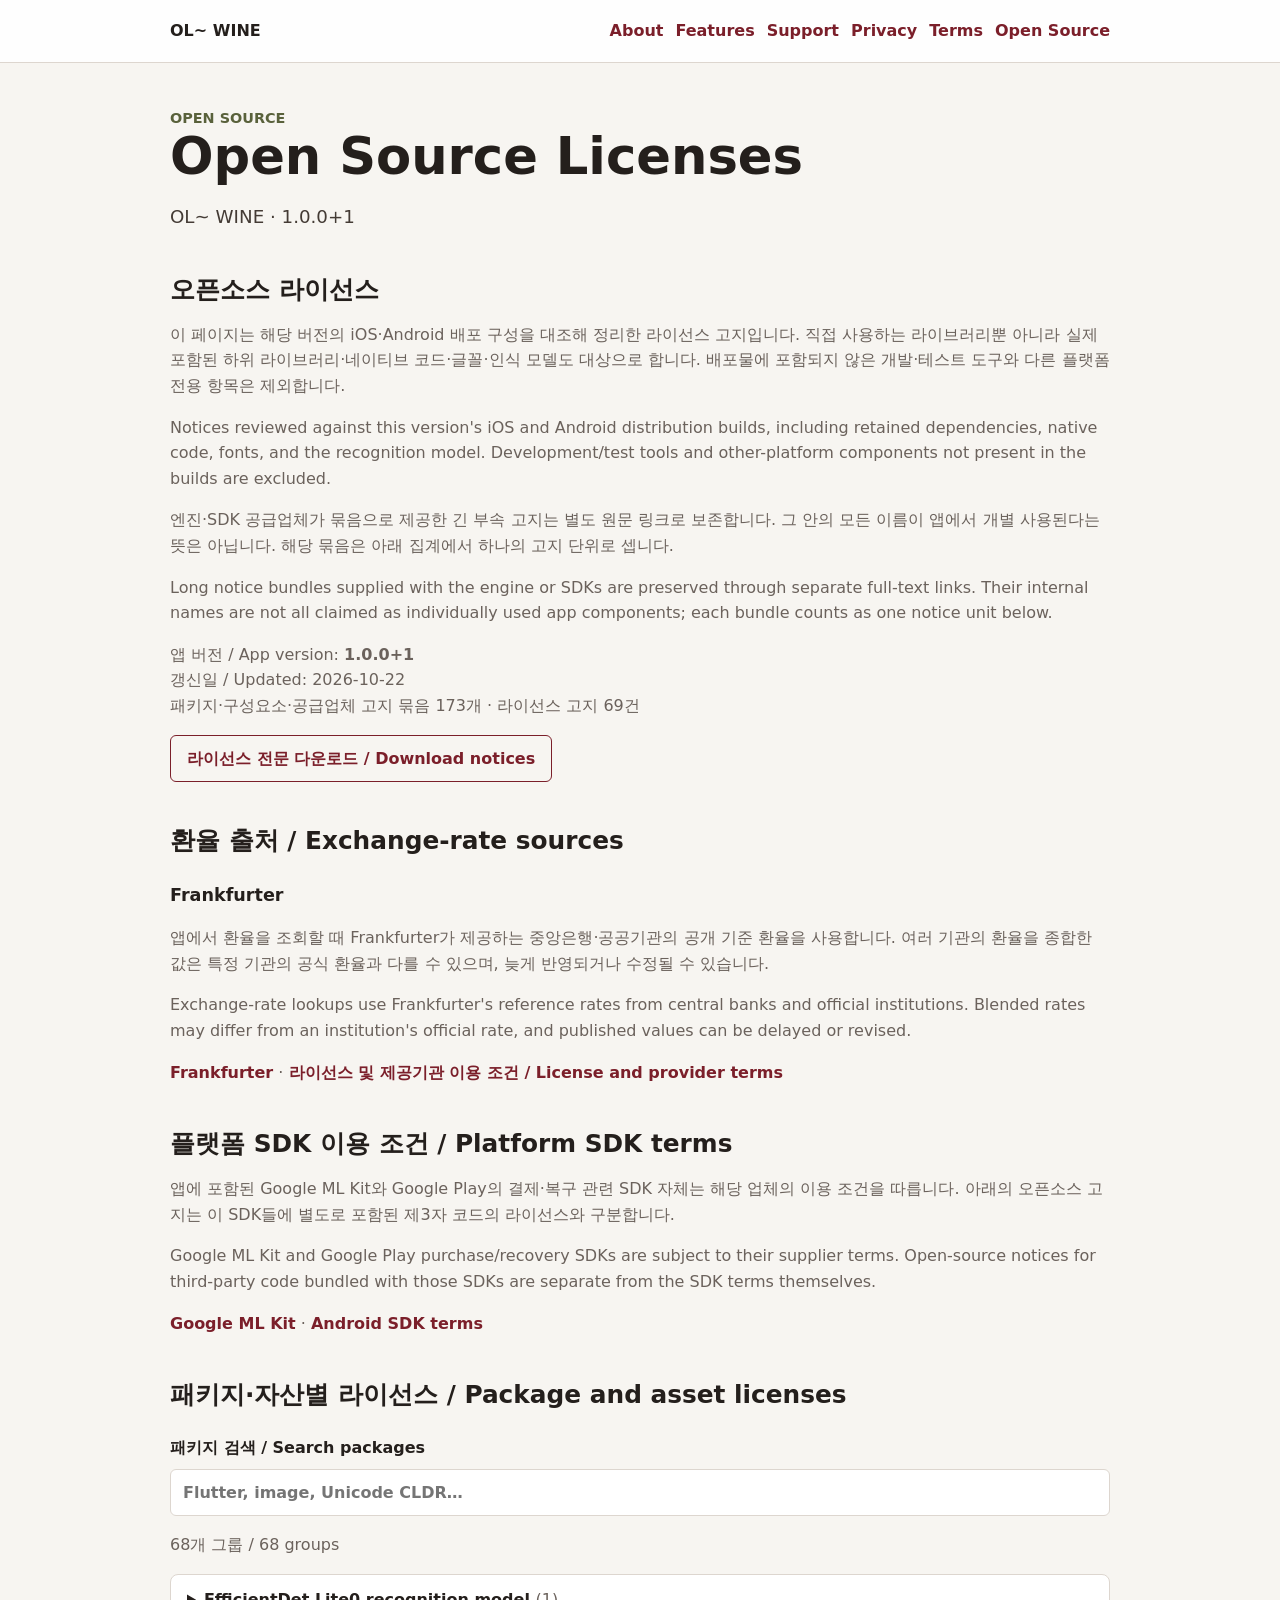
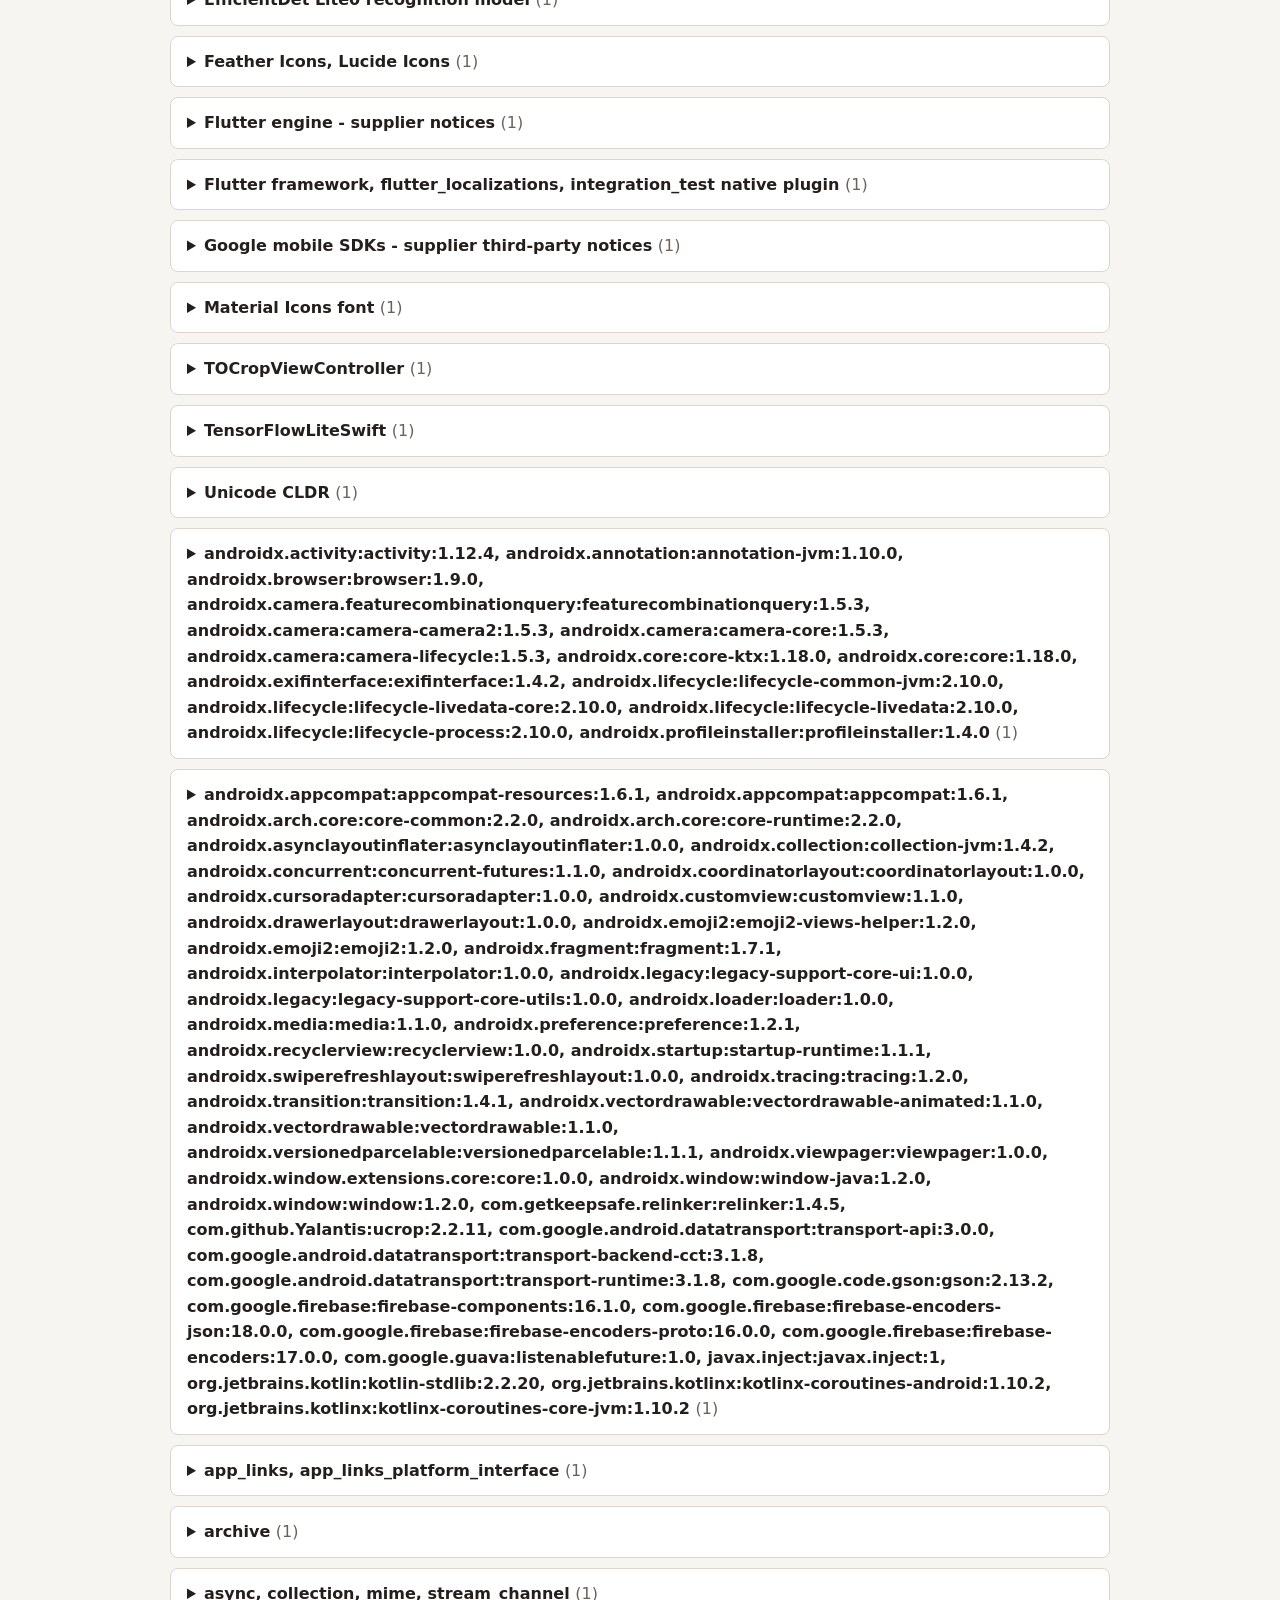
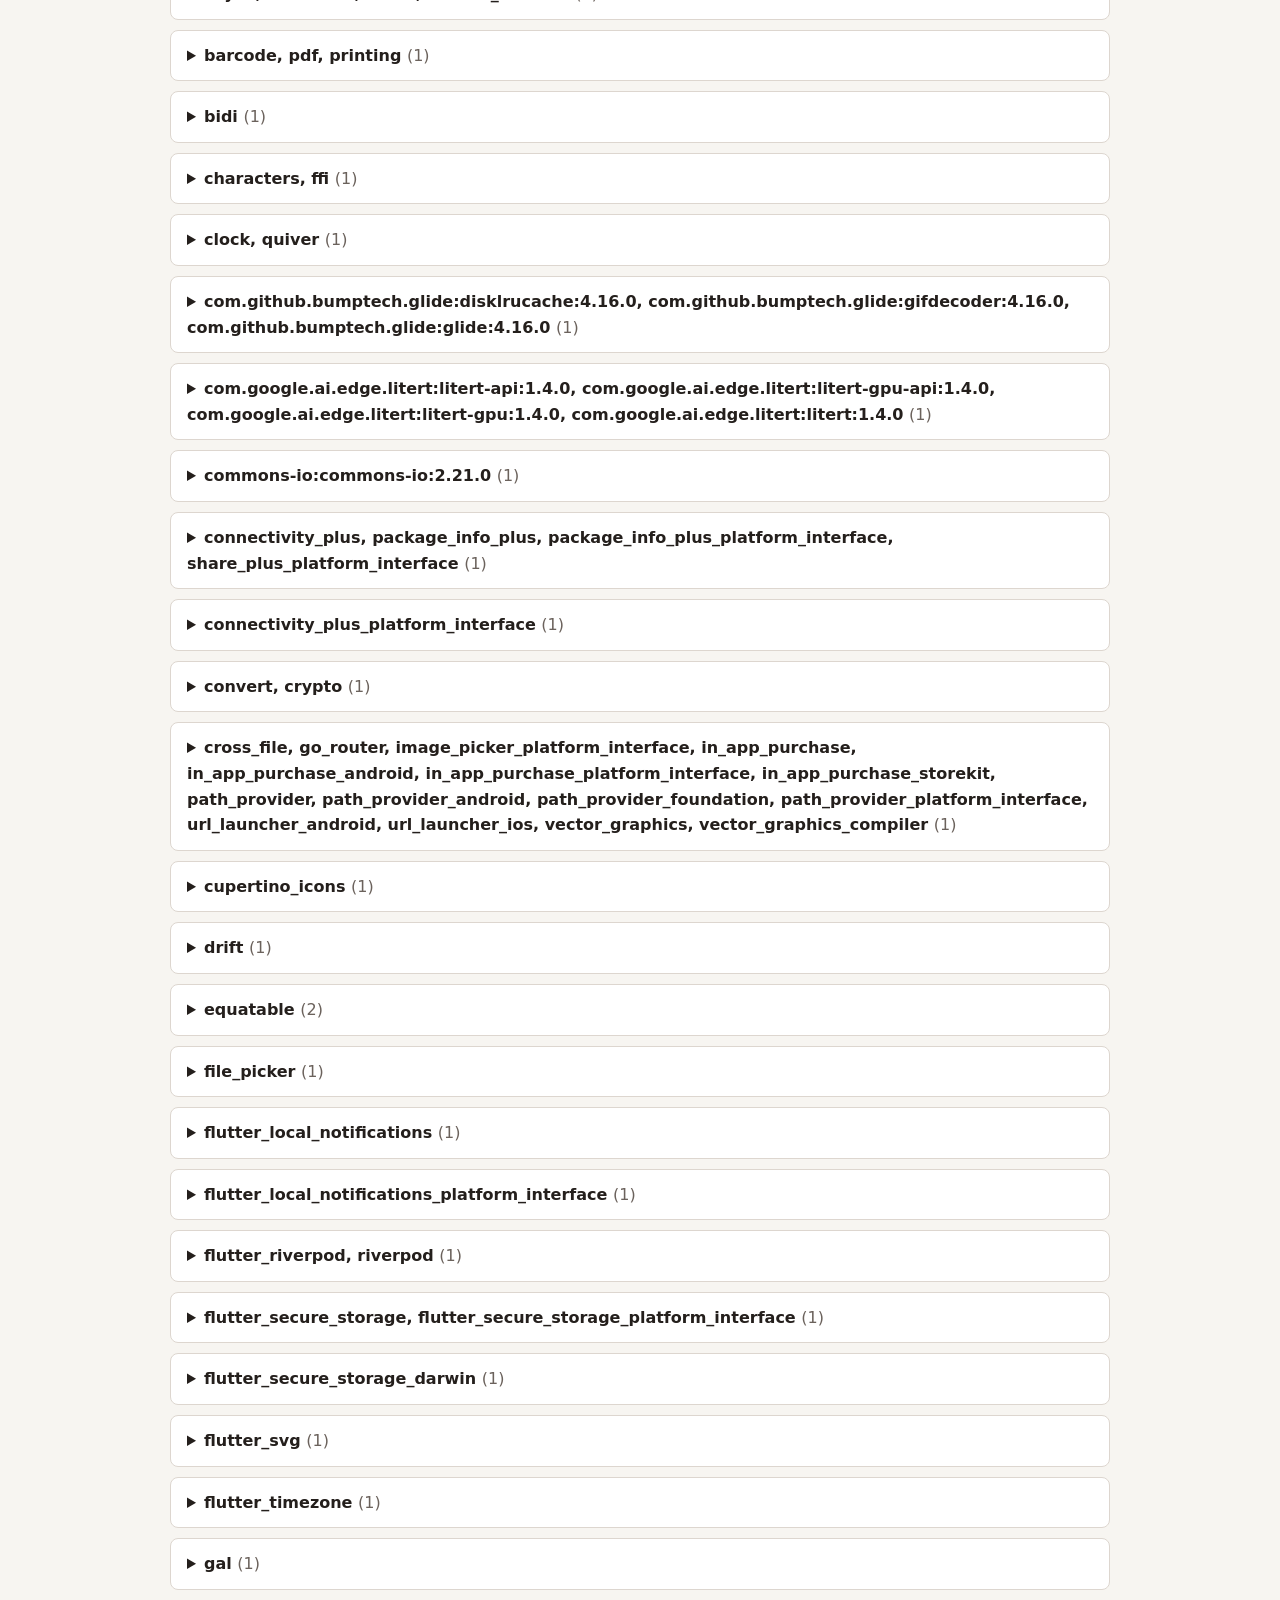
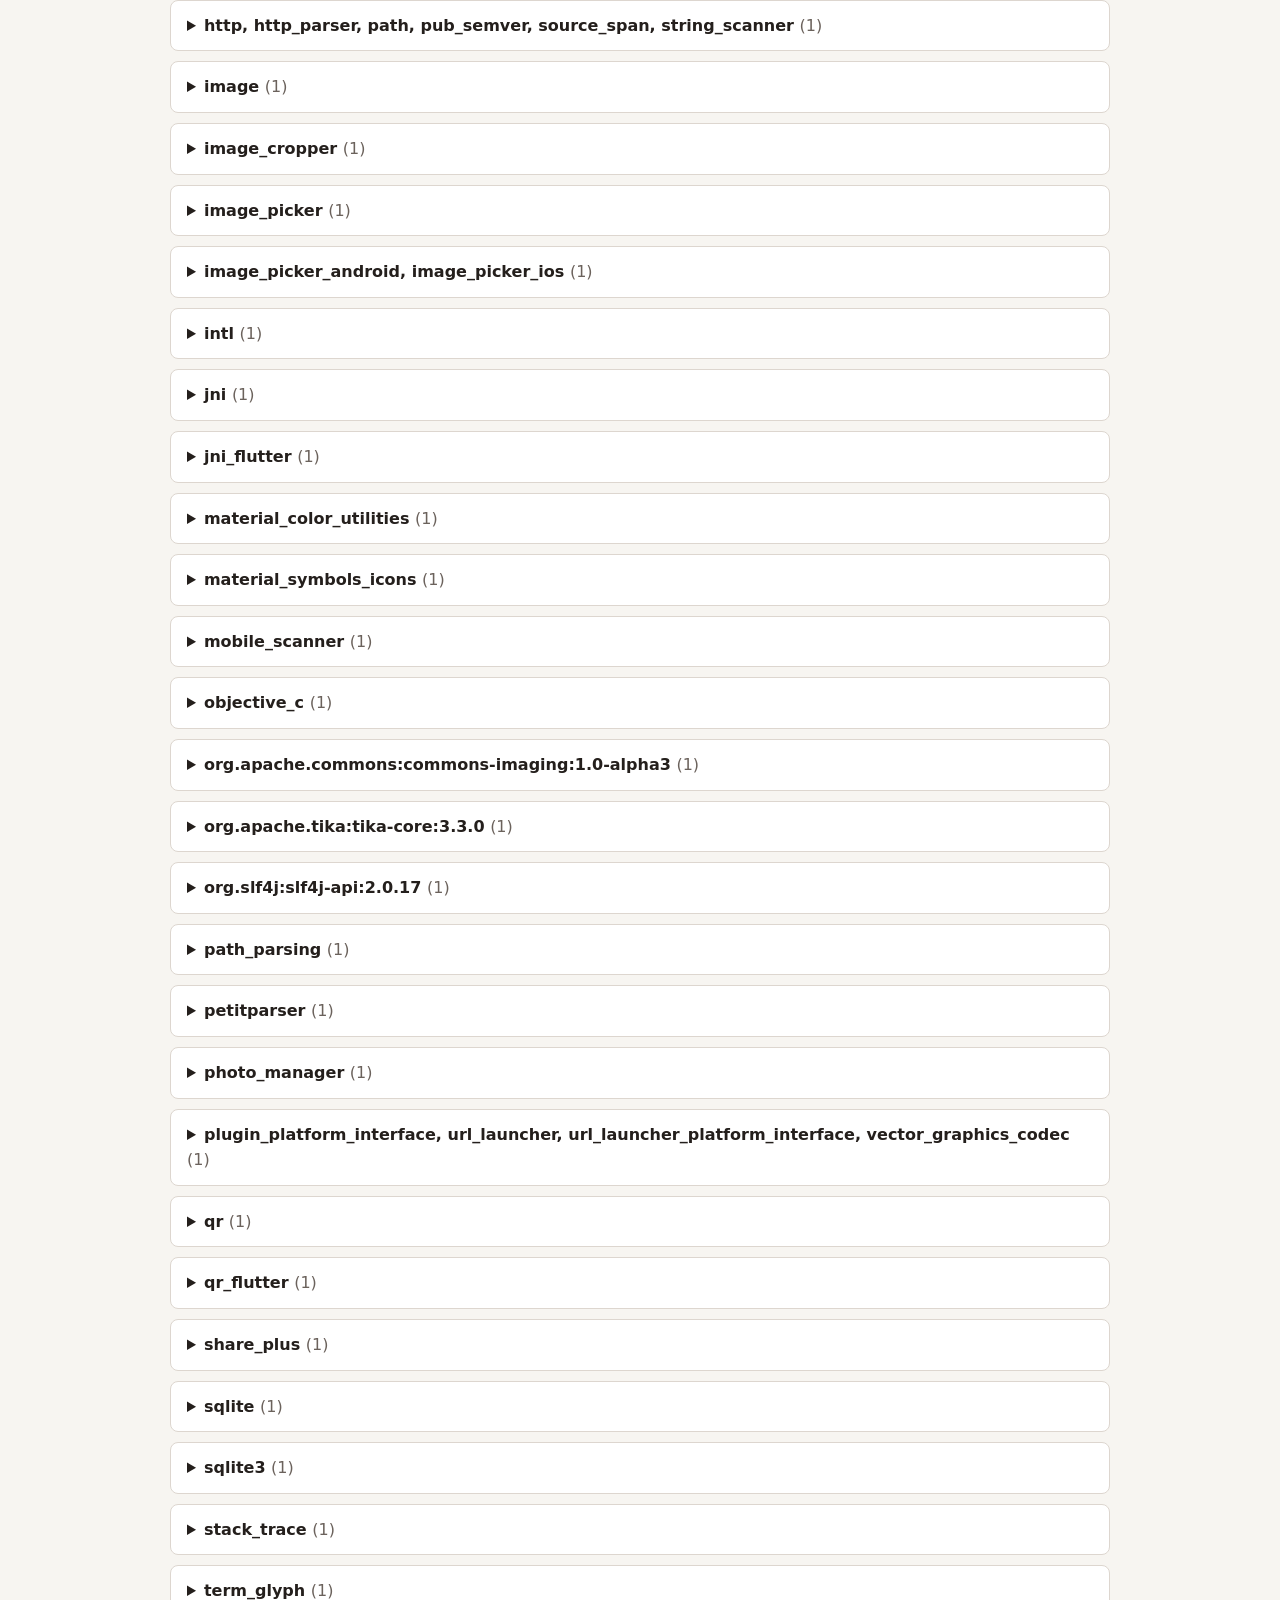
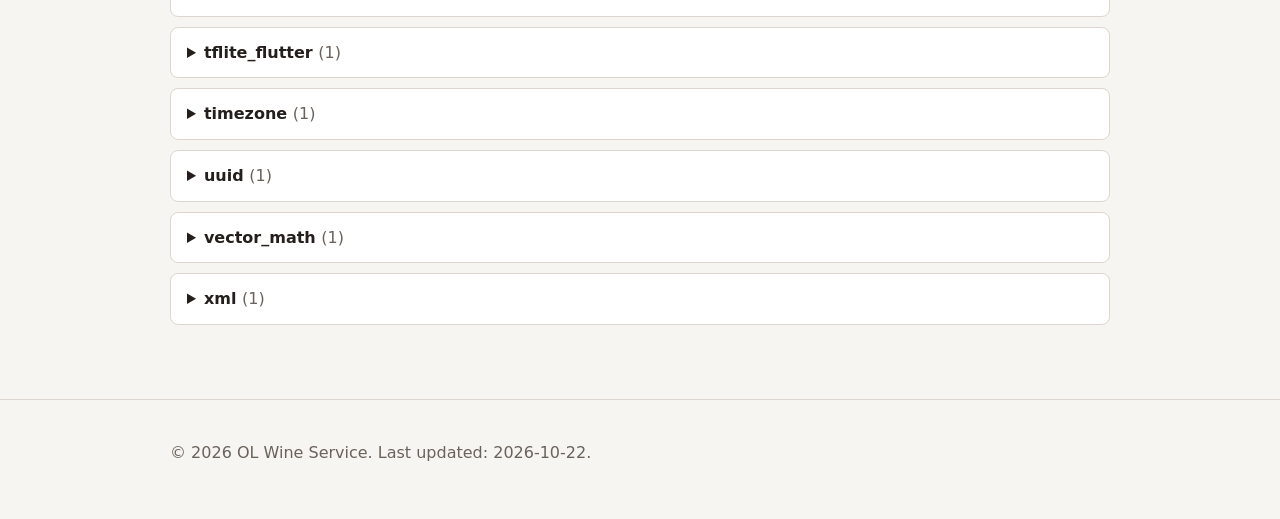
<file: open-source.html>
<!doctype html>
<!-- Generated by myWineFridge/tool/export_open_source_licenses.py. -->
<html lang="ko">
  <head>
    <meta charset="utf-8">
    <meta name="viewport" content="width=device-width, initial-scale=1">
    <title>Open Source Licenses | OL~ WINE</title>
    <meta name="description" content="Full package and asset license notices for OL~ WINE 1.0.0+1, with exchange-rate source information.">
    <link rel="stylesheet" href="styles.css">
    <style>
      .license-page h1 { font-size: clamp(2rem, 6vw, 3.2rem); }
      .license-search { display: block; margin-top: 24px; font-weight: 650; }
      .license-search input { display: block; width: 100%; min-height: 44px; margin-top: 8px; padding: 10px 12px; border: 1px solid var(--line); border-radius: 6px; background: var(--surface); color: var(--ink); font: inherit; }
      .license-group { margin: 10px 0; border: 1px solid var(--line); border-radius: 8px; background: var(--surface); }
      .license-group[hidden] { display: none; }
      .license-group summary { min-height: 44px; padding: 12px 16px; cursor: pointer; font-weight: 650; overflow-wrap: anywhere; }
      .license-group summary span { color: var(--muted); font-weight: 400; }
      .license-text { padding: 0 16px 16px; }
      .license-text pre { margin: 0; padding: 16px 0; white-space: pre-wrap; overflow-wrap: anywhere; font-size: 0.85rem; line-height: 1.6; }
      .license-text pre + pre { border-top: 1px solid var(--line); }
    </style>
  </head>
  <body>
    <header class="site-header">
      <nav class="nav" aria-label="Main navigation">
        <a class="brand" href="index.html">OL~ WINE</a>
        <div class="nav-links">
          <a href="about.html">About</a>
          <a href="features.html">Features</a>
          <a href="support.html">Support</a>
          <a href="privacy.html">Privacy</a>
          <a href="terms.html">Terms</a>
          <a href="open-source.html" aria-current="page">Open Source</a>
        </div>
      </nav>
    </header>
    <main class="license-page">
      <p class="eyebrow">Open Source</p>
      <h1>Open Source Licenses</h1>
      <p class="lead">OL~ WINE · 1.0.0+1</p>
      <section aria-labelledby="license-introduction">
        <h2 id="license-introduction">오픈소스 라이선스</h2>
        <p>이 페이지는 해당 버전의 iOS·Android 배포 구성을 대조해 정리한 라이선스 고지입니다. 직접 사용하는 라이브러리뿐 아니라 실제 포함된 하위 라이브러리·네이티브 코드·글꼴·인식 모델도 대상으로 합니다. 배포물에 포함되지 않은 개발·테스트 도구와 다른 플랫폼 전용 항목은 제외합니다.</p>
        <p lang="en">Notices reviewed against this version's iOS and Android distribution builds, including retained dependencies, native code, fonts, and the recognition model. Development/test tools and other-platform components not present in the builds are excluded.</p>
        <p>엔진·SDK 공급업체가 묶음으로 제공한 긴 부속 고지는 별도 원문 링크로 보존합니다. 그 안의 모든 이름이 앱에서 개별 사용된다는 뜻은 아닙니다. 해당 묶음은 아래 집계에서 하나의 고지 단위로 셉니다.</p>
        <p lang="en">Long notice bundles supplied with the engine or SDKs are preserved through separate full-text links. Their internal names are not all claimed as individually used app components; each bundle counts as one notice unit below.</p>
        <p>앱 버전 / App version: <strong>1.0.0+1</strong><br>갱신일 / Updated: 2026-10-22<br>패키지·구성요소·공급업체 고지 묶음 173개 · 라이선스 고지 69건</p>
        <a class="button secondary" href="licenses/1.0.0-build.1/NOTICES.txt" download>라이선스 전문 다운로드 / Download notices</a>
      </section>
      <section id="exchange-rates" aria-labelledby="exchange-rate-title">
        <h2 id="exchange-rate-title">환율 출처 / Exchange-rate sources</h2>
        <h3>Frankfurter</h3>
        <p>앱에서 환율을 조회할 때 Frankfurter가 제공하는 중앙은행·공공기관의 공개 기준 환율을 사용합니다. 여러 기관의 환율을 종합한 값은 특정 기관의 공식 환율과 다를 수 있으며, 늦게 반영되거나 수정될 수 있습니다.</p>
        <p lang="en">Exchange-rate lookups use Frankfurter's reference rates from central banks and official institutions. Blended rates may differ from an institution's official rate, and published values can be delayed or revised.</p>
        <p><a class="inline-link" href="https://frankfurter.dev/">Frankfurter</a> · <a class="inline-link" href="https://frankfurter.dev/license/">라이선스 및 제공기관 이용 조건 / License and provider terms</a></p>
      </section>
      <section aria-labelledby="platform-sdk-title">
        <h2 id="platform-sdk-title">플랫폼 SDK 이용 조건 / Platform SDK terms</h2>
        <p>앱에 포함된 Google ML Kit와 Google Play의 결제·복구 관련 SDK 자체는 해당 업체의 이용 조건을 따릅니다. 아래의 오픈소스 고지는 이 SDK들에 별도로 포함된 제3자 코드의 라이선스와 구분합니다.</p>
        <p lang="en">Google ML Kit and Google Play purchase/recovery SDKs are subject to their supplier terms. Open-source notices for third-party code bundled with those SDKs are separate from the SDK terms themselves.</p>
        <p><a class="inline-link" href="https://developers.google.com/ml-kit/terms">Google ML Kit</a> · <a class="inline-link" href="https://developer.android.com/studio/terms">Android SDK terms</a></p>
      </section>
      <section aria-labelledby="package-licenses-title">
        <h2 id="package-licenses-title">패키지·자산별 라이선스 / Package and asset licenses</h2>
        <label class="license-search" for="license-search">패키지 검색 / Search packages
          <input id="license-search" type="search" placeholder="Flutter, image, Unicode CLDR…" autocomplete="off" aria-controls="license-list">
        </label>
        <p id="license-count" role="status" aria-live="polite">68개 그룹 / 68 groups</p>
        <div id="license-list">
<details class="license-group" id="license-1" data-packages="efficientdet lite0 recognition model">
<summary>EfficientDet Lite0 recognition model <span>(1)</span></summary>
<div class="license-text"><pre>
                                 Apache License
                           Version 2.0, January 2004
                        http://www.apache.org/licenses/

   TERMS AND CONDITIONS FOR USE, REPRODUCTION, AND DISTRIBUTION

   1. Definitions.

      &quot;License&quot; shall mean the terms and conditions for use, reproduction,
      and distribution as defined by Sections 1 through 9 of this document.

      &quot;Licensor&quot; shall mean the copyright owner or entity authorized by
      the copyright owner that is granting the License.

      &quot;Legal Entity&quot; shall mean the union of the acting entity and all
      other entities that control, are controlled by, or are under common
      control with that entity. For the purposes of this definition,
      &quot;control&quot; means (i) the power, direct or indirect, to cause the
      direction or management of such entity, whether by contract or
      otherwise, or (ii) ownership of fifty percent (50%) or more of the
      outstanding shares, or (iii) beneficial ownership of such entity.

      &quot;You&quot; (or &quot;Your&quot;) shall mean an individual or Legal Entity
      exercising permissions granted by this License.

      &quot;Source&quot; form shall mean the preferred form for making modifications,
      including but not limited to software source code, documentation
      source, and configuration files.

      &quot;Object&quot; form shall mean any form resulting from mechanical
      transformation or translation of a Source form, including but
      not limited to compiled object code, generated documentation,
      and conversions to other media types.

      &quot;Work&quot; shall mean the work of authorship, whether in Source or
      Object form, made available under the License, as indicated by a
      copyright notice that is included in or attached to the work
      (an example is provided in the Appendix below).

      &quot;Derivative Works&quot; shall mean any work, whether in Source or Object
      form, that is based on (or derived from) the Work and for which the
      editorial revisions, annotations, elaborations, or other modifications
      represent, as a whole, an original work of authorship. For the purposes
      of this License, Derivative Works shall not include works that remain
      separable from, or merely link (or bind by name) to the interfaces of,
      the Work and Derivative Works thereof.

      &quot;Contribution&quot; shall mean any work of authorship, including
      the original version of the Work and any modifications or additions
      to that Work or Derivative Works thereof, that is intentionally
      submitted to Licensor for inclusion in the Work by the copyright owner
      or by an individual or Legal Entity authorized to submit on behalf of
      the copyright owner. For the purposes of this definition, &quot;submitted&quot;
      means any form of electronic, verbal, or written communication sent
      to the Licensor or its representatives, including but not limited to
      communication on electronic mailing lists, source code control systems,
      and issue tracking systems that are managed by, or on behalf of, the
      Licensor for the purpose of discussing and improving the Work, but
      excluding communication that is conspicuously marked or otherwise
      designated in writing by the copyright owner as &quot;Not a Contribution.&quot;

      &quot;Contributor&quot; shall mean Licensor and any individual or Legal Entity
      on behalf of whom a Contribution has been received by Licensor and
      subsequently incorporated within the Work.

   2. Grant of Copyright License. Subject to the terms and conditions of
      this License, each Contributor hereby grants to You a perpetual,
      worldwide, non-exclusive, no-charge, royalty-free, irrevocable
      copyright license to reproduce, prepare Derivative Works of,
      publicly display, publicly perform, sublicense, and distribute the
      Work and such Derivative Works in Source or Object form.

   3. Grant of Patent License. Subject to the terms and conditions of
      this License, each Contributor hereby grants to You a perpetual,
      worldwide, non-exclusive, no-charge, royalty-free, irrevocable
      (except as stated in this section) patent license to make, have made,
      use, offer to sell, sell, import, and otherwise transfer the Work,
      where such license applies only to those patent claims licensable
      by such Contributor that are necessarily infringed by their
      Contribution(s) alone or by combination of their Contribution(s)
      with the Work to which such Contribution(s) was submitted. If You
      institute patent litigation against any entity (including a
      cross-claim or counterclaim in a lawsuit) alleging that the Work
      or a Contribution incorporated within the Work constitutes direct
      or contributory patent infringement, then any patent licenses
      granted to You under this License for that Work shall terminate
      as of the date such litigation is filed.

   4. Redistribution. You may reproduce and distribute copies of the
      Work or Derivative Works thereof in any medium, with or without
      modifications, and in Source or Object form, provided that You
      meet the following conditions:

      (a) You must give any other recipients of the Work or
          Derivative Works a copy of this License; and

      (b) You must cause any modified files to carry prominent notices
          stating that You changed the files; and

      (c) You must retain, in the Source form of any Derivative Works
          that You distribute, all copyright, patent, trademark, and
          attribution notices from the Source form of the Work,
          excluding those notices that do not pertain to any part of
          the Derivative Works; and

      (d) If the Work includes a &quot;NOTICE&quot; text file as part of its
          distribution, then any Derivative Works that You distribute must
          include a readable copy of the attribution notices contained
          within such NOTICE file, excluding those notices that do not
          pertain to any part of the Derivative Works, in at least one
          of the following places: within a NOTICE text file distributed
          as part of the Derivative Works; within the Source form or
          documentation, if provided along with the Derivative Works; or,
          within a display generated by the Derivative Works, if and
          wherever such third-party notices normally appear. The contents
          of the NOTICE file are for informational purposes only and
          do not modify the License. You may add Your own attribution
          notices within Derivative Works that You distribute, alongside
          or as an addendum to the NOTICE text from the Work, provided
          that such additional attribution notices cannot be construed
          as modifying the License.

      You may add Your own copyright statement to Your modifications and
      may provide additional or different license terms and conditions
      for use, reproduction, or distribution of Your modifications, or
      for any such Derivative Works as a whole, provided Your use,
      reproduction, and distribution of the Work otherwise complies with
      the conditions stated in this License.

   5. Submission of Contributions. Unless You explicitly state otherwise,
      any Contribution intentionally submitted for inclusion in the Work
      by You to the Licensor shall be under the terms and conditions of
      this License, without any additional terms or conditions.
      Notwithstanding the above, nothing herein shall supersede or modify
      the terms of any separate license agreement you may have executed
      with Licensor regarding such Contributions.

   6. Trademarks. This License does not grant permission to use the trade
      names, trademarks, service marks, or product names of the Licensor,
      except as required for reasonable and customary use in describing the
      origin of the Work and reproducing the content of the NOTICE file.

   7. Disclaimer of Warranty. Unless required by applicable law or
      agreed to in writing, Licensor provides the Work (and each
      Contributor provides its Contributions) on an &quot;AS IS&quot; BASIS,
      WITHOUT WARRANTIES OR CONDITIONS OF ANY KIND, either express or
      implied, including, without limitation, any warranties or conditions
      of TITLE, NON-INFRINGEMENT, MERCHANTABILITY, or FITNESS FOR A
      PARTICULAR PURPOSE. You are solely responsible for determining the
      appropriateness of using or redistributing the Work and assume any
      risks associated with Your exercise of permissions under this License.

   8. Limitation of Liability. In no event and under no legal theory,
      whether in tort (including negligence), contract, or otherwise,
      unless required by applicable law (such as deliberate and grossly
      negligent acts) or agreed to in writing, shall any Contributor be
      liable to You for damages, including any direct, indirect, special,
      incidental, or consequential damages of any character arising as a
      result of this License or out of the use or inability to use the
      Work (including but not limited to damages for loss of goodwill,
      work stoppage, computer failure or malfunction, or any and all
      other commercial damages or losses), even if such Contributor
      has been advised of the possibility of such damages.

   9. Accepting Warranty or Additional Liability. While redistributing
      the Work or Derivative Works thereof, You may choose to offer,
      and charge a fee for, acceptance of support, warranty, indemnity,
      or other liability obligations and/or rights consistent with this
      License. However, in accepting such obligations, You may act only
      on Your own behalf and on Your sole responsibility, not on behalf
      of any other Contributor, and only if You agree to indemnify,
      defend, and hold each Contributor harmless for any liability
      incurred by, or claims asserted against, such Contributor by reason
      of your accepting any such warranty or additional liability.

   END OF TERMS AND CONDITIONS

   APPENDIX: How to apply the Apache License to your work.

      To apply the Apache License to your work, attach the following
      boilerplate notice, with the fields enclosed by brackets &quot;[]&quot;
      replaced with your own identifying information. (Don&#x27;t include
      the brackets!)  The text should be enclosed in the appropriate
      comment syntax for the file format. We also recommend that a
      file or class name and description of purpose be included on the
      same &quot;printed page&quot; as the copyright notice for easier
      identification within third-party archives.

   Copyright [yyyy] [name of copyright owner]

   Licensed under the Apache License, Version 2.0 (the &quot;License&quot;);
   you may not use this file except in compliance with the License.
   You may obtain a copy of the License at

       http://www.apache.org/licenses/LICENSE-2.0

   Unless required by applicable law or agreed to in writing, software
   distributed under the License is distributed on an &quot;AS IS&quot; BASIS,
   WITHOUT WARRANTIES OR CONDITIONS OF ANY KIND, either express or implied.
   See the License for the specific language governing permissions and
   limitations under the License.
</pre></div>
</details>
<details class="license-group" id="license-2" data-packages="feather icons, lucide icons">
<summary>Feather Icons, Lucide Icons <span>(1)</span></summary>
<div class="license-text"><pre>These tasting-note icon assets use vector paths from Lucide Icons.
Lucide is distributed under the ISC License. Some Lucide icons are derived
from Feather Icons, so the Feather MIT License notice is included as well.

Lucide Icons - ISC License

Copyright (c) 2026 Lucide Icons and Contributors

Permission to use, copy, modify, and/or distribute this software for any
purpose with or without fee is hereby granted, provided that the above
copyright notice and this permission notice appear in all copies.

THE SOFTWARE IS PROVIDED &quot;AS IS&quot; AND THE AUTHOR DISCLAIMS ALL WARRANTIES
WITH REGARD TO THIS SOFTWARE INCLUDING ALL IMPLIED WARRANTIES OF
MERCHANTABILITY AND FITNESS. IN NO EVENT SHALL THE AUTHOR BE LIABLE FOR ANY
SPECIAL, DIRECT, INDIRECT, OR CONSEQUENTIAL DAMAGES OR ANY DAMAGES
WHATSOEVER RESULTING FROM LOSS OF USE, DATA OR PROFITS, WHETHER IN AN
ACTION OF CONTRACT, NEGLIGENCE OR OTHER TORTIOUS ACTION, ARISING OUT OF
OR IN CONNECTION WITH THE USE OR PERFORMANCE OF THIS SOFTWARE.

Some Lucide icons are derived from Feather Icons:

MIT License

Copyright (c) 2013-present Cole Bemis

Permission is hereby granted, free of charge, to any person obtaining a copy
of this software and associated documentation files (the &quot;Software&quot;), to deal
in the Software without restriction, including without limitation the rights
to use, copy, modify, merge, publish, distribute, sublicense, and/or sell
copies of the Software, and to permit persons to whom the Software is
furnished to do so, subject to the following conditions:

The above copyright notice and this permission notice shall be included in all
copies or substantial portions of the Software.

THE SOFTWARE IS PROVIDED &quot;AS IS&quot;, WITHOUT WARRANTY OF ANY KIND, EXPRESS OR
IMPLIED, INCLUDING BUT NOT LIMITED TO THE WARRANTIES OF MERCHANTABILITY,
FITNESS FOR A PARTICULAR PURPOSE AND NONINFRINGEMENT. IN NO EVENT SHALL THE
AUTHORS OR COPYRIGHT HOLDERS BE LIABLE FOR ANY CLAIM, DAMAGES OR OTHER
LIABILITY, WHETHER IN AN ACTION OF CONTRACT, TORT OR OTHERWISE, ARISING FROM,
OUT OF OR IN CONNECTION WITH THE SOFTWARE OR THE USE OR OTHER DEALINGS IN THE
SOFTWARE.
</pre></div>
</details>
<details class="license-group" id="license-3" data-packages="flutter engine - supplier notices">
<summary>Flutter engine - supplier notices <span>(1)</span></summary>
<div class="license-text"><p>공급업체가 제공한 부속 고지 원문입니다. 내부 항목 각각을 앱의 사용 목록으로 나열한 것은 아닙니다.<br><span lang="en">Original supplier notice bundle, not an inventory of individual components used by this app.</span></p><p><a class="inline-link" href="licenses/1.0.0-build.1/vendor-notices/flutter-engine-NOTICES.txt">원문 보기 / Read full notices</a></p></div>
</details>
<details class="license-group" id="license-4" data-packages="flutter framework, flutter_localizations, integration_test native plugin">
<summary>Flutter framework, flutter_localizations, integration_test native plugin <span>(1)</span></summary>
<div class="license-text"><pre>Copyright 2014 The Flutter Authors. All rights reserved.

Redistribution and use in source and binary forms, with or without modification,
are permitted provided that the following conditions are met:

    * Redistributions of source code must retain the above copyright
      notice, this list of conditions and the following disclaimer.
    * Redistributions in binary form must reproduce the above
      copyright notice, this list of conditions and the following
      disclaimer in the documentation and/or other materials provided
      with the distribution.
    * Neither the name of Google Inc. nor the names of its
      contributors may be used to endorse or promote products derived
      from this software without specific prior written permission.

THIS SOFTWARE IS PROVIDED BY THE COPYRIGHT HOLDERS AND CONTRIBUTORS &quot;AS IS&quot; AND
ANY EXPRESS OR IMPLIED WARRANTIES, INCLUDING, BUT NOT LIMITED TO, THE IMPLIED
WARRANTIES OF MERCHANTABILITY AND FITNESS FOR A PARTICULAR PURPOSE ARE
DISCLAIMED. IN NO EVENT SHALL THE COPYRIGHT OWNER OR CONTRIBUTORS BE LIABLE FOR
ANY DIRECT, INDIRECT, INCIDENTAL, SPECIAL, EXEMPLARY, OR CONSEQUENTIAL DAMAGES
(INCLUDING, BUT NOT LIMITED TO, PROCUREMENT OF SUBSTITUTE GOODS OR SERVICES;
LOSS OF USE, DATA, OR PROFITS; OR BUSINESS INTERRUPTION) HOWEVER CAUSED AND ON
ANY THEORY OF LIABILITY, WHETHER IN CONTRACT, STRICT LIABILITY, OR TORT
(INCLUDING NEGLIGENCE OR OTHERWISE) ARISING IN ANY WAY OUT OF THE USE OF THIS
SOFTWARE, EVEN IF ADVISED OF THE POSSIBILITY OF SUCH DAMAGE.
</pre></div>
</details>
<details class="license-group" id="license-5" data-packages="google mobile sdks - supplier third-party notices">
<summary>Google mobile SDKs - supplier third-party notices <span>(1)</span></summary>
<div class="license-text"><p>공급업체가 제공한 부속 고지 원문입니다. 내부 항목 각각을 앱의 사용 목록으로 나열한 것은 아닙니다.<br><span lang="en">Original supplier notice bundle, not an inventory of individual components used by this app.</span></p><p><a class="inline-link" href="licenses/1.0.0-build.1/vendor-notices/google-mobile-sdk-NOTICES.txt">원문 보기 / Read full notices</a></p></div>
</details>
<details class="license-group" id="license-6" data-packages="material icons font">
<summary>Material Icons font <span>(1)</span></summary>
<div class="license-text"><pre>Attribution 4.0 International

=======================================================================

Creative Commons Corporation (&quot;Creative Commons&quot;) is not a law firm and
does not provide legal services or legal advice. Distribution of
Creative Commons public licenses does not create a lawyer-client or
other relationship. Creative Commons makes its licenses and related
information available on an &quot;as-is&quot; basis. Creative Commons gives no
warranties regarding its licenses, any material licensed under their
terms and conditions, or any related information. Creative Commons
disclaims all liability for damages resulting from their use to the
fullest extent possible.

Using Creative Commons Public Licenses

Creative Commons public licenses provide a standard set of terms and
conditions that creators and other rights holders may use to share
original works of authorship and other material subject to copyright
and certain other rights specified in the public license below. The
following considerations are for informational purposes only, are not
exhaustive, and do not form part of our licenses.

     Considerations for licensors: Our public licenses are
     intended for use by those authorized to give the public
     permission to use material in ways otherwise restricted by
     copyright and certain other rights. Our licenses are
     irrevocable. Licensors should read and understand the terms
     and conditions of the license they choose before applying it.
     Licensors should also secure all rights necessary before
     applying our licenses so that the public can reuse the
     material as expected. Licensors should clearly mark any
     material not subject to the license. This includes other CC-
     licensed material, or material used under an exception or
     limitation to copyright. More considerations for licensors:
     wiki.creativecommons.org/Considerations_for_licensors

     Considerations for the public: By using one of our public
     licenses, a licensor grants the public permission to use the
     licensed material under specified terms and conditions. If
     the licensor&#x27;s permission is not necessary for any reason--for
     example, because of any applicable exception or limitation to
     copyright--then that use is not regulated by the license. Our
     licenses grant only permissions under copyright and certain
     other rights that a licensor has authority to grant. Use of
     the licensed material may still be restricted for other
     reasons, including because others have copyright or other
     rights in the material. A licensor may make special requests,
     such as asking that all changes be marked or described.
     Although not required by our licenses, you are encouraged to
     respect those requests where reasonable. More_considerations
     for the public:
     wiki.creativecommons.org/Considerations_for_licensees

=======================================================================

Creative Commons Attribution 4.0 International Public License

By exercising the Licensed Rights (defined below), You accept and agree
to be bound by the terms and conditions of this Creative Commons
Attribution 4.0 International Public License (&quot;Public License&quot;). To the
extent this Public License may be interpreted as a contract, You are
granted the Licensed Rights in consideration of Your acceptance of
these terms and conditions, and the Licensor grants You such rights in
consideration of benefits the Licensor receives from making the
Licensed Material available under these terms and conditions.


Section 1 -- Definitions.

  a. Adapted Material means material subject to Copyright and Similar
     Rights that is derived from or based upon the Licensed Material
     and in which the Licensed Material is translated, altered,
     arranged, transformed, or otherwise modified in a manner requiring
     permission under the Copyright and Similar Rights held by the
     Licensor. For purposes of this Public License, where the Licensed
     Material is a musical work, performance, or sound recording,
     Adapted Material is always produced where the Licensed Material is
     synched in timed relation with a moving image.

  b. Adapter&#x27;s License means the license You apply to Your Copyright
     and Similar Rights in Your contributions to Adapted Material in
     accordance with the terms and conditions of this Public License.

  c. Copyright and Similar Rights means copyright and/or similar rights
     closely related to copyright including, without limitation,
     performance, broadcast, sound recording, and Sui Generis Database
     Rights, without regard to how the rights are labeled or
     categorized. For purposes of this Public License, the rights
     specified in Section 2(b)(1)-(2) are not Copyright and Similar
     Rights.

  d. Effective Technological Measures means those measures that, in the
     absence of proper authority, may not be circumvented under laws
     fulfilling obligations under Article 11 of the WIPO Copyright
     Treaty adopted on December 20, 1996, and/or similar international
     agreements.

  e. Exceptions and Limitations means fair use, fair dealing, and/or
     any other exception or limitation to Copyright and Similar Rights
     that applies to Your use of the Licensed Material.

  f. Licensed Material means the artistic or literary work, database,
     or other material to which the Licensor applied this Public
     License.

  g. Licensed Rights means the rights granted to You subject to the
     terms and conditions of this Public License, which are limited to
     all Copyright and Similar Rights that apply to Your use of the
     Licensed Material and that the Licensor has authority to license.

  h. Licensor means the individual(s) or entity(ies) granting rights
     under this Public License.

  i. Share means to provide material to the public by any means or
     process that requires permission under the Licensed Rights, such
     as reproduction, public display, public performance, distribution,
     dissemination, communication, or importation, and to make material
     available to the public including in ways that members of the
     public may access the material from a place and at a time
     individually chosen by them.

  j. Sui Generis Database Rights means rights other than copyright
     resulting from Directive 96/9/EC of the European Parliament and of
     the Council of 11 March 1996 on the legal protection of databases,
     as amended and/or succeeded, as well as other essentially
     equivalent rights anywhere in the world.

  k. You means the individual or entity exercising the Licensed Rights
     under this Public License. Your has a corresponding meaning.


Section 2 -- Scope.

  a. License grant.

       1. Subject to the terms and conditions of this Public License,
          the Licensor hereby grants You a worldwide, royalty-free,
          non-sublicensable, non-exclusive, irrevocable license to
          exercise the Licensed Rights in the Licensed Material to:

            a. reproduce and Share the Licensed Material, in whole or
               in part; and

            b. produce, reproduce, and Share Adapted Material.

       2. Exceptions and Limitations. For the avoidance of doubt, where
          Exceptions and Limitations apply to Your use, this Public
          License does not apply, and You do not need to comply with
          its terms and conditions.

       3. Term. The term of this Public License is specified in Section
          6(a).

       4. Media and formats; technical modifications allowed. The
          Licensor authorizes You to exercise the Licensed Rights in
          all media and formats whether now known or hereafter created,
          and to make technical modifications necessary to do so. The
          Licensor waives and/or agrees not to assert any right or
          authority to forbid You from making technical modifications
          necessary to exercise the Licensed Rights, including
          technical modifications necessary to circumvent Effective
          Technological Measures. For purposes of this Public License,
          simply making modifications authorized by this Section 2(a)
          (4) never produces Adapted Material.

       5. Downstream recipients.

            a. Offer from the Licensor -- Licensed Material. Every
               recipient of the Licensed Material automatically
               receives an offer from the Licensor to exercise the
               Licensed Rights under the terms and conditions of this
               Public License.

            b. No downstream restrictions. You may not offer or impose
               any additional or different terms or conditions on, or
               apply any Effective Technological Measures to, the
               Licensed Material if doing so restricts exercise of the
               Licensed Rights by any recipient of the Licensed
               Material.

       6. No endorsement. Nothing in this Public License constitutes or
          may be construed as permission to assert or imply that You
          are, or that Your use of the Licensed Material is, connected
          with, or sponsored, endorsed, or granted official status by,
          the Licensor or others designated to receive attribution as
          provided in Section 3(a)(1)(A)(i).

  b. Other rights.

       1. Moral rights, such as the right of integrity, are not
          licensed under this Public License, nor are publicity,
          privacy, and/or other similar personality rights; however, to
          the extent possible, the Licensor waives and/or agrees not to
          assert any such rights held by the Licensor to the limited
          extent necessary to allow You to exercise the Licensed
          Rights, but not otherwise.

       2. Patent and trademark rights are not licensed under this
          Public License.

       3. To the extent possible, the Licensor waives any right to
          collect royalties from You for the exercise of the Licensed
          Rights, whether directly or through a collecting society
          under any voluntary or waivable statutory or compulsory
          licensing scheme. In all other cases the Licensor expressly
          reserves any right to collect such royalties.


Section 3 -- License Conditions.

Your exercise of the Licensed Rights is expressly made subject to the
following conditions.

  a. Attribution.

       1. If You Share the Licensed Material (including in modified
          form), You must:

            a. retain the following if it is supplied by the Licensor
               with the Licensed Material:

                 i. identification of the creator(s) of the Licensed
                    Material and any others designated to receive
                    attribution, in any reasonable manner requested by
                    the Licensor (including by pseudonym if
                    designated);

                ii. a copyright notice;

               iii. a notice that refers to this Public License;

                iv. a notice that refers to the disclaimer of
                    warranties;

                 v. a URI or hyperlink to the Licensed Material to the
                    extent reasonably practicable;

            b. indicate if You modified the Licensed Material and
               retain an indication of any previous modifications; and

            c. indicate the Licensed Material is licensed under this
               Public License, and include the text of, or the URI or
               hyperlink to, this Public License.

       2. You may satisfy the conditions in Section 3(a)(1) in any
          reasonable manner based on the medium, means, and context in
          which You Share the Licensed Material. For example, it may be
          reasonable to satisfy the conditions by providing a URI or
          hyperlink to a resource that includes the required
          information.

       3. If requested by the Licensor, You must remove any of the
          information required by Section 3(a)(1)(A) to the extent
          reasonably practicable.

       4. If You Share Adapted Material You produce, the Adapter&#x27;s
          License You apply must not prevent recipients of the Adapted
          Material from complying with this Public License.


Section 4 -- Sui Generis Database Rights.

Where the Licensed Rights include Sui Generis Database Rights that
apply to Your use of the Licensed Material:

  a. for the avoidance of doubt, Section 2(a)(1) grants You the right
     to extract, reuse, reproduce, and Share all or a substantial
     portion of the contents of the database;

  b. if You include all or a substantial portion of the database
     contents in a database in which You have Sui Generis Database
     Rights, then the database in which You have Sui Generis Database
     Rights (but not its individual contents) is Adapted Material; and

  c. You must comply with the conditions in Section 3(a) if You Share
     all or a substantial portion of the contents of the database.

For the avoidance of doubt, this Section 4 supplements and does not
replace Your obligations under this Public License where the Licensed
Rights include other Copyright and Similar Rights.


Section 5 -- Disclaimer of Warranties and Limitation of Liability.

  a. UNLESS OTHERWISE SEPARATELY UNDERTAKEN BY THE LICENSOR, TO THE
     EXTENT POSSIBLE, THE LICENSOR OFFERS THE LICENSED MATERIAL AS-IS
     AND AS-AVAILABLE, AND MAKES NO REPRESENTATIONS OR WARRANTIES OF
     ANY KIND CONCERNING THE LICENSED MATERIAL, WHETHER EXPRESS,
     IMPLIED, STATUTORY, OR OTHER. THIS INCLUDES, WITHOUT LIMITATION,
     WARRANTIES OF TITLE, MERCHANTABILITY, FITNESS FOR A PARTICULAR
     PURPOSE, NON-INFRINGEMENT, ABSENCE OF LATENT OR OTHER DEFECTS,
     ACCURACY, OR THE PRESENCE OR ABSENCE OF ERRORS, WHETHER OR NOT
     KNOWN OR DISCOVERABLE. WHERE DISCLAIMERS OF WARRANTIES ARE NOT
     ALLOWED IN FULL OR IN PART, THIS DISCLAIMER MAY NOT APPLY TO YOU.

  b. TO THE EXTENT POSSIBLE, IN NO EVENT WILL THE LICENSOR BE LIABLE
     TO YOU ON ANY LEGAL THEORY (INCLUDING, WITHOUT LIMITATION,
     NEGLIGENCE) OR OTHERWISE FOR ANY DIRECT, SPECIAL, INDIRECT,
     INCIDENTAL, CONSEQUENTIAL, PUNITIVE, EXEMPLARY, OR OTHER LOSSES,
     COSTS, EXPENSES, OR DAMAGES ARISING OUT OF THIS PUBLIC LICENSE OR
     USE OF THE LICENSED MATERIAL, EVEN IF THE LICENSOR HAS BEEN
     ADVISED OF THE POSSIBILITY OF SUCH LOSSES, COSTS, EXPENSES, OR
     DAMAGES. WHERE A LIMITATION OF LIABILITY IS NOT ALLOWED IN FULL OR
     IN PART, THIS LIMITATION MAY NOT APPLY TO YOU.

  c. The disclaimer of warranties and limitation of liability provided
     above shall be interpreted in a manner that, to the extent
     possible, most closely approximates an absolute disclaimer and
     waiver of all liability.


Section 6 -- Term and Termination.

  a. This Public License applies for the term of the Copyright and
     Similar Rights licensed here. However, if You fail to comply with
     this Public License, then Your rights under this Public License
     terminate automatically.

  b. Where Your right to use the Licensed Material has terminated under
     Section 6(a), it reinstates:

       1. automatically as of the date the violation is cured, provided
          it is cured within 30 days of Your discovery of the
          violation; or

       2. upon express reinstatement by the Licensor.

     For the avoidance of doubt, this Section 6(b) does not affect any
     right the Licensor may have to seek remedies for Your violations
     of this Public License.

  c. For the avoidance of doubt, the Licensor may also offer the
     Licensed Material under separate terms or conditions or stop
     distributing the Licensed Material at any time; however, doing so
     will not terminate this Public License.

  d. Sections 1, 5, 6, 7, and 8 survive termination of this Public
     License.


Section 7 -- Other Terms and Conditions.

  a. The Licensor shall not be bound by any additional or different
     terms or conditions communicated by You unless expressly agreed.

  b. Any arrangements, understandings, or agreements regarding the
     Licensed Material not stated herein are separate from and
     independent of the terms and conditions of this Public License.


Section 8 -- Interpretation.

  a. For the avoidance of doubt, this Public License does not, and
     shall not be interpreted to, reduce, limit, restrict, or impose
     conditions on any use of the Licensed Material that could lawfully
     be made without permission under this Public License.

  b. To the extent possible, if any provision of this Public License is
     deemed unenforceable, it shall be automatically reformed to the
     minimum extent necessary to make it enforceable. If the provision
     cannot be reformed, it shall be severed from this Public License
     without affecting the enforceability of the remaining terms and
     conditions.

  c. No term or condition of this Public License will be waived and no
     failure to comply consented to unless expressly agreed to by the
     Licensor.

  d. Nothing in this Public License constitutes or may be interpreted
     as a limitation upon, or waiver of, any privileges and immunities
     that apply to the Licensor or You, including from the legal
     processes of any jurisdiction or authority.


=======================================================================

Creative Commons is not a party to its public licenses.
Notwithstanding, Creative Commons may elect to apply one of its public
licenses to material it publishes and in those instances will be
considered the &quot;Licensor.&quot; Except for the limited purpose of indicating
that material is shared under a Creative Commons public license or as
otherwise permitted by the Creative Commons policies published at
creativecommons.org/policies, Creative Commons does not authorize the
use of the trademark &quot;Creative Commons&quot; or any other trademark or logo
of Creative Commons without its prior written consent including,
without limitation, in connection with any unauthorized modifications
to any of its public licenses or any other arrangements,
understandings, or agreements concerning use of licensed material. For
the avoidance of doubt, this paragraph does not form part of the public
licenses.

Creative Commons may be contacted at creativecommons.org.
</pre></div>
</details>
<details class="license-group" id="license-7" data-packages="tocropviewcontroller">
<summary>TOCropViewController <span>(1)</span></summary>
<div class="license-text"><pre>The MIT License (MIT)

Copyright (c) 2015-2025 Tim Oliver

Permission is hereby granted, free of charge, to any person obtaining a copy
of this software and associated documentation files (the &quot;Software&quot;), to deal
in the Software without restriction, including without limitation the rights
to use, copy, modify, merge, publish, distribute, sublicense, and/or sell
copies of the Software, and to permit persons to whom the Software is
furnished to do so, subject to the following conditions:

The above copyright notice and this permission notice shall be included in all
copies or substantial portions of the Software.

THE SOFTWARE IS PROVIDED &quot;AS IS&quot;, WITHOUT WARRANTY OF ANY KIND, EXPRESS OR
IMPLIED, INCLUDING BUT NOT LIMITED TO THE WARRANTIES OF MERCHANTABILITY,
FITNESS FOR A PARTICULAR PURPOSE AND NONINFRINGEMENT. IN NO EVENT SHALL THE
AUTHORS OR COPYRIGHT HOLDERS BE LIABLE FOR ANY CLAIM, DAMAGES OR OTHER
LIABILITY, WHETHER IN AN ACTION OF CONTRACT, TORT OR OTHERWISE, ARISING FROM,
OUT OF OR IN CONNECTION WITH THE SOFTWARE OR THE USE OR OTHER DEALINGS IN THE
SOFTWARE.
</pre></div>
</details>
<details class="license-group" id="license-8" data-packages="tensorflowliteswift">
<summary>TensorFlowLiteSwift <span>(1)</span></summary>
<div class="license-text"><pre>                                 Apache License
                           Version 2.0, January 2004
                        http://www.apache.org/licenses/

   TERMS AND CONDITIONS FOR USE, REPRODUCTION, AND DISTRIBUTION

   1. Definitions.

      &quot;License&quot; shall mean the terms and conditions for use, reproduction,
      and distribution as defined by Sections 1 through 9 of this document.

      &quot;Licensor&quot; shall mean the copyright owner or entity authorized by
      the copyright owner that is granting the License.

      &quot;Legal Entity&quot; shall mean the union of the acting entity and all
      other entities that control, are controlled by, or are under common
      control with that entity. For the purposes of this definition,
      &quot;control&quot; means (i) the power, direct or indirect, to cause the
      direction or management of such entity, whether by contract or
      otherwise, or (ii) ownership of fifty percent (50%) or more of the
      outstanding shares, or (iii) beneficial ownership of such entity.

      &quot;You&quot; (or &quot;Your&quot;) shall mean an individual or Legal Entity
      exercising permissions granted by this License.

      &quot;Source&quot; form shall mean the preferred form for making modifications,
      including but not limited to software source code, documentation
      source, and configuration files.

      &quot;Object&quot; form shall mean any form resulting from mechanical
      transformation or translation of a Source form, including but
      not limited to compiled object code, generated documentation,
      and conversions to other media types.

      &quot;Work&quot; shall mean the work of authorship, whether in Source or
      Object form, made available under the License, as indicated by a
      copyright notice that is included in or attached to the work
      (an example is provided in the Appendix below).

      &quot;Derivative Works&quot; shall mean any work, whether in Source or Object
      form, that is based on (or derived from) the Work and for which the
      editorial revisions, annotations, elaborations, or other modifications
      represent, as a whole, an original work of authorship. For the purposes
      of this License, Derivative Works shall not include works that remain
      separable from, or merely link (or bind by name) to the interfaces of,
      the Work and Derivative Works thereof.

      &quot;Contribution&quot; shall mean any work of authorship, including
      the original version of the Work and any modifications or additions
      to that Work or Derivative Works thereof, that is intentionally
      submitted to Licensor for inclusion in the Work by the copyright owner
      or by an individual or Legal Entity authorized to submit on behalf of
      the copyright owner. For the purposes of this definition, &quot;submitted&quot;
      means any form of electronic, verbal, or written communication sent
      to the Licensor or its representatives, including but not limited to
      communication on electronic mailing lists, source code control systems,
      and issue tracking systems that are managed by, or on behalf of, the
      Licensor for the purpose of discussing and improving the Work, but
      excluding communication that is conspicuously marked or otherwise
      designated in writing by the copyright owner as &quot;Not a Contribution.&quot;

      &quot;Contributor&quot; shall mean Licensor and any individual or Legal Entity
      on behalf of whom a Contribution has been received by Licensor and
      subsequently incorporated within the Work.

   2. Grant of Copyright License. Subject to the terms and conditions of
      this License, each Contributor hereby grants to You a perpetual,
      worldwide, non-exclusive, no-charge, royalty-free, irrevocable
      copyright license to reproduce, prepare Derivative Works of,
      publicly display, publicly perform, sublicense, and distribute the
      Work and such Derivative Works in Source or Object form.

   3. Grant of Patent License. Subject to the terms and conditions of
      this License, each Contributor hereby grants to You a perpetual,
      worldwide, non-exclusive, no-charge, royalty-free, irrevocable
      (except as stated in this section) patent license to make, have made,
      use, offer to sell, sell, import, and otherwise transfer the Work,
      where such license applies only to those patent claims licensable
      by such Contributor that are necessarily infringed by their
      Contribution(s) alone or by combination of their Contribution(s)
      with the Work to which such Contribution(s) was submitted. If You
      institute patent litigation against any entity (including a
      cross-claim or counterclaim in a lawsuit) alleging that the Work
      or a Contribution incorporated within the Work constitutes direct
      or contributory patent infringement, then any patent licenses
      granted to You under this License for that Work shall terminate
      as of the date such litigation is filed.

   4. Redistribution. You may reproduce and distribute copies of the
      Work or Derivative Works thereof in any medium, with or without
      modifications, and in Source or Object form, provided that You
      meet the following conditions:

      (a) You must give any other recipients of the Work or
          Derivative Works a copy of this License; and

      (b) You must cause any modified files to carry prominent notices
          stating that You changed the files; and

      (c) You must retain, in the Source form of any Derivative Works
          that You distribute, all copyright, patent, trademark, and
          attribution notices from the Source form of the Work,
          excluding those notices that do not pertain to any part of
          the Derivative Works; and

      (d) If the Work includes a &quot;NOTICE&quot; text file as part of its
          distribution, then any Derivative Works that You distribute must
          include a readable copy of the attribution notices contained
          within such NOTICE file, excluding those notices that do not
          pertain to any part of the Derivative Works, in at least one
          of the following places: within a NOTICE text file distributed
          as part of the Derivative Works; within the Source form or
          documentation, if provided along with the Derivative Works; or,
          within a display generated by the Derivative Works, if and
          wherever such third-party notices normally appear. The contents
          of the NOTICE file are for informational purposes only and
          do not modify the License. You may add Your own attribution
          notices within Derivative Works that You distribute, alongside
          or as an addendum to the NOTICE text from the Work, provided
          that such additional attribution notices cannot be construed
          as modifying the License.

      You may add Your own copyright statement to Your modifications and
      may provide additional or different license terms and conditions
      for use, reproduction, or distribution of Your modifications, or
      for any such Derivative Works as a whole, provided Your use,
      reproduction, and distribution of the Work otherwise complies with
      the conditions stated in this License.

   5. Submission of Contributions. Unless You explicitly state otherwise,
      any Contribution intentionally submitted for inclusion in the Work
      by You to the Licensor shall be under the terms and conditions of
      this License, without any additional terms or conditions.
      Notwithstanding the above, nothing herein shall supersede or modify
      the terms of any separate license agreement you may have executed
      with Licensor regarding such Contributions.

   6. Trademarks. This License does not grant permission to use the trade
      names, trademarks, service marks, or product names of the Licensor,
      except as required for reasonable and customary use in describing the
      origin of the Work and reproducing the content of the NOTICE file.

   7. Disclaimer of Warranty. Unless required by applicable law or
      agreed to in writing, Licensor provides the Work (and each
      Contributor provides its Contributions) on an &quot;AS IS&quot; BASIS,
      WITHOUT WARRANTIES OR CONDITIONS OF ANY KIND, either express or
      implied, including, without limitation, any warranties or conditions
      of TITLE, NON-INFRINGEMENT, MERCHANTABILITY, or FITNESS FOR A
      PARTICULAR PURPOSE. You are solely responsible for determining the
      appropriateness of using or redistributing the Work and assume any
      risks associated with Your exercise of permissions under this License.

   8. Limitation of Liability. In no event and under no legal theory,
      whether in tort (including negligence), contract, or otherwise,
      unless required by applicable law (such as deliberate and grossly
      negligent acts) or agreed to in writing, shall any Contributor be
      liable to You for damages, including any direct, indirect, special,
      incidental, or consequential damages of any character arising as a
      result of this License or out of the use or inability to use the
      Work (including but not limited to damages for loss of goodwill,
      work stoppage, computer failure or malfunction, or any and all
      other commercial damages or losses), even if such Contributor
      has been advised of the possibility of such damages.

   9. Accepting Warranty or Additional Liability. While redistributing
      the Work or Derivative Works thereof, You may choose to offer,
      and charge a fee for, acceptance of support, warranty, indemnity,
      or other liability obligations and/or rights consistent with this
      License. However, in accepting such obligations, You may act only
      on Your own behalf and on Your sole responsibility, not on behalf
      of any other Contributor, and only if You agree to indemnify,
      defend, and hold each Contributor harmless for any liability
      incurred by, or claims asserted against, such Contributor by reason
      of your accepting any such warranty or additional liability.

   END OF TERMS AND CONDITIONS

   APPENDIX: How to apply the Apache License to your work.

      To apply the Apache License to your work, attach the following
      boilerplate notice, with the fields enclosed by brackets &quot;[]&quot;
      replaced with your own identifying information. (Don&#x27;t include
      the brackets!)  The text should be enclosed in the appropriate
      comment syntax for the file format. We also recommend that a
      file or class name and description of purpose be included on the
      same &quot;printed page&quot; as the copyright notice for easier
      identification within third-party archives.

   Copyright [yyyy] [name of copyright owner]

   Licensed under the Apache License, Version 2.0 (the &quot;License&quot;);
   you may not use this file except in compliance with the License.
   You may obtain a copy of the License at

       http://www.apache.org/licenses/LICENSE-2.0

   Unless required by applicable law or agreed to in writing, software
   distributed under the License is distributed on an &quot;AS IS&quot; BASIS,
   WITHOUT WARRANTIES OR CONDITIONS OF ANY KIND, either express or implied.
   See the License for the specific language governing permissions and
   limitations under the License.

## Some of TensorFlow&#x27;s code is derived from Caffe, which is subject to the following copyright notice:

COPYRIGHT

All contributions by the University of California:

Copyright (c) 2014, The Regents of the University of California (Regents)
All rights reserved.

All other contributions:

Copyright (c) 2014, the respective contributors
All rights reserved.

Caffe uses a shared copyright model: each contributor holds copyright over
their contributions to Caffe. The project versioning records all such
contribution and copyright details. If a contributor wants to further mark
their specific copyright on a particular contribution, they should indicate
their copyright solely in the commit message of the change when it is
committed.

LICENSE

Redistribution and use in source and binary forms, with or without
modification, are permitted provided that the following conditions are met:

1. Redistributions of source code must retain the above copyright notice, this
   list of conditions and the following disclaimer.

2. Redistributions in binary form must reproduce the above copyright notice,
   this list of conditions and the following disclaimer in the documentation
   and/or other materials provided with the distribution.

   THIS SOFTWARE IS PROVIDED BY THE COPYRIGHT HOLDERS AND CONTRIBUTORS &quot;AS IS&quot; AND
   ANY EXPRESS OR IMPLIED WARRANTIES, INCLUDING, BUT NOT LIMITED TO, THE IMPLIED
   WARRANTIES OF MERCHANTABILITY AND FITNESS FOR A PARTICULAR PURPOSE ARE
   DISCLAIMED. IN NO EVENT SHALL THE COPYRIGHT OWNER OR CONTRIBUTORS BE LIABLE FOR
   ANY DIRECT, INDIRECT, INCIDENTAL, SPECIAL, EXEMPLARY, OR CONSEQUENTIAL DAMAGES
   (INCLUDING, BUT NOT LIMITED TO, PROCUREMENT OF SUBSTITUTE GOODS OR SERVICES;
   LOSS OF USE, DATA, OR PROFITS; OR BUSINESS INTERRUPTION) HOWEVER CAUSED AND
   ON ANY THEORY OF LIABILITY, WHETHER IN CONTRACT, STRICT LIABILITY, OR TORT
   (INCLUDING NEGLIGENCE OR OTHERWISE) ARISING IN ANY WAY OUT OF THE USE OF THIS
   SOFTWARE, EVEN IF ADVISED OF THE POSSIBILITY OF SUCH DAMAGE.

CONTRIBUTION AGREEMENT

By contributing to the BVLC/caffe repository through pull-request, comment,
or otherwise, the contributor releases their content to the
license and copyright terms herein.</pre></div>
</details>
<details class="license-group" id="license-9" data-packages="unicode cldr">
<summary>Unicode CLDR <span>(1)</span></summary>
<div class="license-text"><pre>UNICODE LICENSE V3

COPYRIGHT AND PERMISSION NOTICE

Copyright © 2004-2026 Unicode, Inc.

NOTICE TO USER: Carefully read the following legal agreement. BY
DOWNLOADING, INSTALLING, COPYING OR OTHERWISE USING DATA FILES, AND/OR
SOFTWARE, YOU UNEQUIVOCALLY ACCEPT, AND AGREE TO BE BOUND BY, ALL OF THE
TERMS AND CONDITIONS OF THIS AGREEMENT. IF YOU DO NOT AGREE, DO NOT
DOWNLOAD, INSTALL, COPY, DISTRIBUTE OR USE THE DATA FILES OR SOFTWARE.

Permission is hereby granted, free of charge, to any person obtaining a
copy of data files and any associated documentation (the &quot;Data Files&quot;) or
software and any associated documentation (the &quot;Software&quot;) to deal in the
Data Files or Software without restriction, including without limitation
the rights to use, copy, modify, merge, publish, distribute, and/or sell
copies of the Data Files or Software, and to permit persons to whom the
Data Files or Software are furnished to do so, provided that either (a)
this copyright and permission notice appear with all copies of the Data
Files or Software, or (b) this copyright and permission notice appear in
associated Documentation.

THE DATA FILES AND SOFTWARE ARE PROVIDED &quot;AS IS&quot;, WITHOUT WARRANTY OF ANY
KIND, EXPRESS OR IMPLIED, INCLUDING BUT NOT LIMITED TO THE WARRANTIES OF
MERCHANTABILITY, FITNESS FOR A PARTICULAR PURPOSE AND NONINFRINGEMENT OF
THIRD PARTY RIGHTS.

IN NO EVENT SHALL THE COPYRIGHT HOLDER OR HOLDERS INCLUDED IN THIS NOTICE
BE LIABLE FOR ANY CLAIM, OR ANY SPECIAL INDIRECT OR CONSEQUENTIAL DAMAGES,
OR ANY DAMAGES WHATSOEVER RESULTING FROM LOSS OF USE, DATA OR PROFITS,
WHETHER IN AN ACTION OF CONTRACT, NEGLIGENCE OR OTHER TORTIOUS ACTION,
ARISING OUT OF OR IN CONNECTION WITH THE USE OR PERFORMANCE OF THE DATA
FILES OR SOFTWARE.

Except as contained in this notice, the name of a copyright holder shall
not be used in advertising or otherwise to promote the sale, use or other
dealings in these Data Files or Software without prior written
authorization of the copyright holder.

SPDX-License-Identifier: Unicode-3.0
</pre></div>
</details>
<details class="license-group" id="license-10" data-packages="androidx.activity:activity:1.12.4, androidx.annotation:annotation-jvm:1.10.0, androidx.browser:browser:1.9.0, androidx.camera.featurecombinationquery:featurecombinationquery:1.5.3, androidx.camera:camera-camera2:1.5.3, androidx.camera:camera-core:1.5.3, androidx.camera:camera-lifecycle:1.5.3, androidx.core:core-ktx:1.18.0, androidx.core:core:1.18.0, androidx.exifinterface:exifinterface:1.4.2, androidx.lifecycle:lifecycle-common-jvm:2.10.0, androidx.lifecycle:lifecycle-livedata-core:2.10.0, androidx.lifecycle:lifecycle-livedata:2.10.0, androidx.lifecycle:lifecycle-process:2.10.0, androidx.profileinstaller:profileinstaller:1.4.0">
<summary>androidx.activity:activity:1.12.4, androidx.annotation:annotation-jvm:1.10.0, androidx.browser:browser:1.9.0, androidx.camera.featurecombinationquery:featurecombinationquery:1.5.3, androidx.camera:camera-camera2:1.5.3, androidx.camera:camera-core:1.5.3, androidx.camera:camera-lifecycle:1.5.3, androidx.core:core-ktx:1.18.0, androidx.core:core:1.18.0, androidx.exifinterface:exifinterface:1.4.2, androidx.lifecycle:lifecycle-common-jvm:2.10.0, androidx.lifecycle:lifecycle-livedata-core:2.10.0, androidx.lifecycle:lifecycle-livedata:2.10.0, androidx.lifecycle:lifecycle-process:2.10.0, androidx.profileinstaller:profileinstaller:1.4.0 <span>(1)</span></summary>
<div class="license-text"><pre>
                                 Apache License
                           Version 2.0, January 2004
                        http://www.apache.org/licenses/

   TERMS AND CONDITIONS FOR USE, REPRODUCTION, AND DISTRIBUTION

   1. Definitions.

      &quot;License&quot; shall mean the terms and conditions for use, reproduction,
      and distribution as defined by Sections 1 through 9 of this document.

      &quot;Licensor&quot; shall mean the copyright owner or entity authorized by
      the copyright owner that is granting the License.

      &quot;Legal Entity&quot; shall mean the union of the acting entity and all
      other entities that control, are controlled by, or are under common
      control with that entity. For the purposes of this definition,
      &quot;control&quot; means (i) the power, direct or indirect, to cause the
      direction or management of such entity, whether by contract or
      otherwise, or (ii) ownership of fifty percent (50%) or more of the
      outstanding shares, or (iii) beneficial ownership of such entity.

      &quot;You&quot; (or &quot;Your&quot;) shall mean an individual or Legal Entity
      exercising permissions granted by this License.

      &quot;Source&quot; form shall mean the preferred form for making modifications,
      including but not limited to software source code, documentation
      source, and configuration files.

      &quot;Object&quot; form shall mean any form resulting from mechanical
      transformation or translation of a Source form, including but
      not limited to compiled object code, generated documentation,
      and conversions to other media types.

      &quot;Work&quot; shall mean the work of authorship, whether in Source or
      Object form, made available under the License, as indicated by a
      copyright notice that is included in or attached to the work
      (an example is provided in the Appendix below).

      &quot;Derivative Works&quot; shall mean any work, whether in Source or Object
      form, that is based on (or derived from) the Work and for which the
      editorial revisions, annotations, elaborations, or other modifications
      represent, as a whole, an original work of authorship. For the purposes
      of this License, Derivative Works shall not include works that remain
      separable from, or merely link (or bind by name) to the interfaces of,
      the Work and Derivative Works thereof.

      &quot;Contribution&quot; shall mean any work of authorship, including
      the original version of the Work and any modifications or additions
      to that Work or Derivative Works thereof, that is intentionally
      submitted to Licensor for inclusion in the Work by the copyright owner
      or by an individual or Legal Entity authorized to submit on behalf of
      the copyright owner. For the purposes of this definition, &quot;submitted&quot;
      means any form of electronic, verbal, or written communication sent
      to the Licensor or its representatives, including but not limited to
      communication on electronic mailing lists, source code control systems,
      and issue tracking systems that are managed by, or on behalf of, the
      Licensor for the purpose of discussing and improving the Work, but
      excluding communication that is conspicuously marked or otherwise
      designated in writing by the copyright owner as &quot;Not a Contribution.&quot;

      &quot;Contributor&quot; shall mean Licensor and any individual or Legal Entity
      on behalf of whom a Contribution has been received by Licensor and
      subsequently incorporated within the Work.

   2. Grant of Copyright License. Subject to the terms and conditions of
      this License, each Contributor hereby grants to You a perpetual,
      worldwide, non-exclusive, no-charge, royalty-free, irrevocable
      copyright license to reproduce, prepare Derivative Works of,
      publicly display, publicly perform, sublicense, and distribute the
      Work and such Derivative Works in Source or Object form.

   3. Grant of Patent License. Subject to the terms and conditions of
      this License, each Contributor hereby grants to You a perpetual,
      worldwide, non-exclusive, no-charge, royalty-free, irrevocable
      (except as stated in this section) patent license to make, have made,
      use, offer to sell, sell, import, and otherwise transfer the Work,
      where such license applies only to those patent claims licensable
      by such Contributor that are necessarily infringed by their
      Contribution(s) alone or by combination of their Contribution(s)
      with the Work to which such Contribution(s) was submitted. If You
      institute patent litigation against any entity (including a
      cross-claim or counterclaim in a lawsuit) alleging that the Work
      or a Contribution incorporated within the Work constitutes direct
      or contributory patent infringement, then any patent licenses
      granted to You under this License for that Work shall terminate
      as of the date such litigation is filed.

   4. Redistribution. You may reproduce and distribute copies of the
      Work or Derivative Works thereof in any medium, with or without
      modifications, and in Source or Object form, provided that You
      meet the following conditions:

      (a) You must give any other recipients of the Work or
          Derivative Works a copy of this License; and

      (b) You must cause any modified files to carry prominent notices
          stating that You changed the files; and

      (c) You must retain, in the Source form of any Derivative Works
          that You distribute, all copyright, patent, trademark, and
          attribution notices from the Source form of the Work,
          excluding those notices that do not pertain to any part of
          the Derivative Works; and

      (d) If the Work includes a &quot;NOTICE&quot; text file as part of its
          distribution, then any Derivative Works that You distribute must
          include a readable copy of the attribution notices contained
          within such NOTICE file, excluding those notices that do not
          pertain to any part of the Derivative Works, in at least one
          of the following places: within a NOTICE text file distributed
          as part of the Derivative Works; within the Source form or
          documentation, if provided along with the Derivative Works; or,
          within a display generated by the Derivative Works, if and
          wherever such third-party notices normally appear. The contents
          of the NOTICE file are for informational purposes only and
          do not modify the License. You may add Your own attribution
          notices within Derivative Works that You distribute, alongside
          or as an addendum to the NOTICE text from the Work, provided
          that such additional attribution notices cannot be construed
          as modifying the License.

      You may add Your own copyright statement to Your modifications and
      may provide additional or different license terms and conditions
      for use, reproduction, or distribution of Your modifications, or
      for any such Derivative Works as a whole, provided Your use,
      reproduction, and distribution of the Work otherwise complies with
      the conditions stated in this License.

   5. Submission of Contributions. Unless You explicitly state otherwise,
      any Contribution intentionally submitted for inclusion in the Work
      by You to the Licensor shall be under the terms and conditions of
      this License, without any additional terms or conditions.
      Notwithstanding the above, nothing herein shall supersede or modify
      the terms of any separate license agreement you may have executed
      with Licensor regarding such Contributions.

   6. Trademarks. This License does not grant permission to use the trade
      names, trademarks, service marks, or product names of the Licensor,
      except as required for reasonable and customary use in describing the
      origin of the Work and reproducing the content of the NOTICE file.

   7. Disclaimer of Warranty. Unless required by applicable law or
      agreed to in writing, Licensor provides the Work (and each
      Contributor provides its Contributions) on an &quot;AS IS&quot; BASIS,
      WITHOUT WARRANTIES OR CONDITIONS OF ANY KIND, either express or
      implied, including, without limitation, any warranties or conditions
      of TITLE, NON-INFRINGEMENT, MERCHANTABILITY, or FITNESS FOR A
      PARTICULAR PURPOSE. You are solely responsible for determining the
      appropriateness of using or redistributing the Work and assume any
      risks associated with Your exercise of permissions under this License.

   8. Limitation of Liability. In no event and under no legal theory,
      whether in tort (including negligence), contract, or otherwise,
      unless required by applicable law (such as deliberate and grossly
      negligent acts) or agreed to in writing, shall any Contributor be
      liable to You for damages, including any direct, indirect, special,
      incidental, or consequential damages of any character arising as a
      result of this License or out of the use or inability to use the
      Work (including but not limited to damages for loss of goodwill,
      work stoppage, computer failure or malfunction, or any and all
      other commercial damages or losses), even if such Contributor
      has been advised of the possibility of such damages.

   9. Accepting Warranty or Additional Liability. While redistributing
      the Work or Derivative Works thereof, You may choose to offer,
      and charge a fee for, acceptance of support, warranty, indemnity,
      or other liability obligations and/or rights consistent with this
      License. However, in accepting such obligations, You may act only
      on Your own behalf and on Your sole responsibility, not on behalf
      of any other Contributor, and only if You agree to indemnify,
      defend, and hold each Contributor harmless for any liability
      incurred by, or claims asserted against, such Contributor by reason
      of your accepting any such warranty or additional liability.

   END OF TERMS AND CONDITIONS

</pre></div>
</details>
<details class="license-group" id="license-11" data-packages="androidx.appcompat:appcompat-resources:1.6.1, androidx.appcompat:appcompat:1.6.1, androidx.arch.core:core-common:2.2.0, androidx.arch.core:core-runtime:2.2.0, androidx.asynclayoutinflater:asynclayoutinflater:1.0.0, androidx.collection:collection-jvm:1.4.2, androidx.concurrent:concurrent-futures:1.1.0, androidx.coordinatorlayout:coordinatorlayout:1.0.0, androidx.cursoradapter:cursoradapter:1.0.0, androidx.customview:customview:1.1.0, androidx.drawerlayout:drawerlayout:1.0.0, androidx.emoji2:emoji2-views-helper:1.2.0, androidx.emoji2:emoji2:1.2.0, androidx.fragment:fragment:1.7.1, androidx.interpolator:interpolator:1.0.0, androidx.legacy:legacy-support-core-ui:1.0.0, androidx.legacy:legacy-support-core-utils:1.0.0, androidx.loader:loader:1.0.0, androidx.media:media:1.1.0, androidx.preference:preference:1.2.1, androidx.recyclerview:recyclerview:1.0.0, androidx.startup:startup-runtime:1.1.1, androidx.swiperefreshlayout:swiperefreshlayout:1.0.0, androidx.tracing:tracing:1.2.0, androidx.transition:transition:1.4.1, androidx.vectordrawable:vectordrawable-animated:1.1.0, androidx.vectordrawable:vectordrawable:1.1.0, androidx.versionedparcelable:versionedparcelable:1.1.1, androidx.viewpager:viewpager:1.0.0, androidx.window.extensions.core:core:1.0.0, androidx.window:window-java:1.2.0, androidx.window:window:1.2.0, com.getkeepsafe.relinker:relinker:1.4.5, com.github.yalantis:ucrop:2.2.11, com.google.android.datatransport:transport-api:3.0.0, com.google.android.datatransport:transport-backend-cct:3.1.8, com.google.android.datatransport:transport-runtime:3.1.8, com.google.code.gson:gson:2.13.2, com.google.firebase:firebase-components:16.1.0, com.google.firebase:firebase-encoders-json:18.0.0, com.google.firebase:firebase-encoders-proto:16.0.0, com.google.firebase:firebase-encoders:17.0.0, com.google.guava:listenablefuture:1.0, javax.inject:javax.inject:1, org.jetbrains.kotlin:kotlin-stdlib:2.2.20, org.jetbrains.kotlinx:kotlinx-coroutines-android:1.10.2, org.jetbrains.kotlinx:kotlinx-coroutines-core-jvm:1.10.2">
<summary>androidx.appcompat:appcompat-resources:1.6.1, androidx.appcompat:appcompat:1.6.1, androidx.arch.core:core-common:2.2.0, androidx.arch.core:core-runtime:2.2.0, androidx.asynclayoutinflater:asynclayoutinflater:1.0.0, androidx.collection:collection-jvm:1.4.2, androidx.concurrent:concurrent-futures:1.1.0, androidx.coordinatorlayout:coordinatorlayout:1.0.0, androidx.cursoradapter:cursoradapter:1.0.0, androidx.customview:customview:1.1.0, androidx.drawerlayout:drawerlayout:1.0.0, androidx.emoji2:emoji2-views-helper:1.2.0, androidx.emoji2:emoji2:1.2.0, androidx.fragment:fragment:1.7.1, androidx.interpolator:interpolator:1.0.0, androidx.legacy:legacy-support-core-ui:1.0.0, androidx.legacy:legacy-support-core-utils:1.0.0, androidx.loader:loader:1.0.0, androidx.media:media:1.1.0, androidx.preference:preference:1.2.1, androidx.recyclerview:recyclerview:1.0.0, androidx.startup:startup-runtime:1.1.1, androidx.swiperefreshlayout:swiperefreshlayout:1.0.0, androidx.tracing:tracing:1.2.0, androidx.transition:transition:1.4.1, androidx.vectordrawable:vectordrawable-animated:1.1.0, androidx.vectordrawable:vectordrawable:1.1.0, androidx.versionedparcelable:versionedparcelable:1.1.1, androidx.viewpager:viewpager:1.0.0, androidx.window.extensions.core:core:1.0.0, androidx.window:window-java:1.2.0, androidx.window:window:1.2.0, com.getkeepsafe.relinker:relinker:1.4.5, com.github.Yalantis:ucrop:2.2.11, com.google.android.datatransport:transport-api:3.0.0, com.google.android.datatransport:transport-backend-cct:3.1.8, com.google.android.datatransport:transport-runtime:3.1.8, com.google.code.gson:gson:2.13.2, com.google.firebase:firebase-components:16.1.0, com.google.firebase:firebase-encoders-json:18.0.0, com.google.firebase:firebase-encoders-proto:16.0.0, com.google.firebase:firebase-encoders:17.0.0, com.google.guava:listenablefuture:1.0, javax.inject:javax.inject:1, org.jetbrains.kotlin:kotlin-stdlib:2.2.20, org.jetbrains.kotlinx:kotlinx-coroutines-android:1.10.2, org.jetbrains.kotlinx:kotlinx-coroutines-core-jvm:1.10.2 <span>(1)</span></summary>
<div class="license-text"><pre>
                                 Apache License
                           Version 2.0, January 2004
                        http://www.apache.org/licenses/

   TERMS AND CONDITIONS FOR USE, REPRODUCTION, AND DISTRIBUTION

   1. Definitions.

      &quot;License&quot; shall mean the terms and conditions for use, reproduction,
      and distribution as defined by Sections 1 through 9 of this document.

      &quot;Licensor&quot; shall mean the copyright owner or entity authorized by
      the copyright owner that is granting the License.

      &quot;Legal Entity&quot; shall mean the union of the acting entity and all
      other entities that control, are controlled by, or are under common
      control with that entity. For the purposes of this definition,
      &quot;control&quot; means (i) the power, direct or indirect, to cause the
      direction or management of such entity, whether by contract or
      otherwise, or (ii) ownership of fifty percent (50%) or more of the
      outstanding shares, or (iii) beneficial ownership of such entity.

      &quot;You&quot; (or &quot;Your&quot;) shall mean an individual or Legal Entity
      exercising permissions granted by this License.

      &quot;Source&quot; form shall mean the preferred form for making modifications,
      including but not limited to software source code, documentation
      source, and configuration files.

      &quot;Object&quot; form shall mean any form resulting from mechanical
      transformation or translation of a Source form, including but
      not limited to compiled object code, generated documentation,
      and conversions to other media types.

      &quot;Work&quot; shall mean the work of authorship, whether in Source or
      Object form, made available under the License, as indicated by a
      copyright notice that is included in or attached to the work
      (an example is provided in the Appendix below).

      &quot;Derivative Works&quot; shall mean any work, whether in Source or Object
      form, that is based on (or derived from) the Work and for which the
      editorial revisions, annotations, elaborations, or other modifications
      represent, as a whole, an original work of authorship. For the purposes
      of this License, Derivative Works shall not include works that remain
      separable from, or merely link (or bind by name) to the interfaces of,
      the Work and Derivative Works thereof.

      &quot;Contribution&quot; shall mean any work of authorship, including
      the original version of the Work and any modifications or additions
      to that Work or Derivative Works thereof, that is intentionally
      submitted to Licensor for inclusion in the Work by the copyright owner
      or by an individual or Legal Entity authorized to submit on behalf of
      the copyright owner. For the purposes of this definition, &quot;submitted&quot;
      means any form of electronic, verbal, or written communication sent
      to the Licensor or its representatives, including but not limited to
      communication on electronic mailing lists, source code control systems,
      and issue tracking systems that are managed by, or on behalf of, the
      Licensor for the purpose of discussing and improving the Work, but
      excluding communication that is conspicuously marked or otherwise
      designated in writing by the copyright owner as &quot;Not a Contribution.&quot;

      &quot;Contributor&quot; shall mean Licensor and any individual or Legal Entity
      on behalf of whom a Contribution has been received by Licensor and
      subsequently incorporated within the Work.

   2. Grant of Copyright License. Subject to the terms and conditions of
      this License, each Contributor hereby grants to You a perpetual,
      worldwide, non-exclusive, no-charge, royalty-free, irrevocable
      copyright license to reproduce, prepare Derivative Works of,
      publicly display, publicly perform, sublicense, and distribute the
      Work and such Derivative Works in Source or Object form.

   3. Grant of Patent License. Subject to the terms and conditions of
      this License, each Contributor hereby grants to You a perpetual,
      worldwide, non-exclusive, no-charge, royalty-free, irrevocable
      (except as stated in this section) patent license to make, have made,
      use, offer to sell, sell, import, and otherwise transfer the Work,
      where such license applies only to those patent claims licensable
      by such Contributor that are necessarily infringed by their
      Contribution(s) alone or by combination of their Contribution(s)
      with the Work to which such Contribution(s) was submitted. If You
      institute patent litigation against any entity (including a
      cross-claim or counterclaim in a lawsuit) alleging that the Work
      or a Contribution incorporated within the Work constitutes direct
      or contributory patent infringement, then any patent licenses
      granted to You under this License for that Work shall terminate
      as of the date such litigation is filed.

   4. Redistribution. You may reproduce and distribute copies of the
      Work or Derivative Works thereof in any medium, with or without
      modifications, and in Source or Object form, provided that You
      meet the following conditions:

      (a) You must give any other recipients of the Work or
          Derivative Works a copy of this License; and

      (b) You must cause any modified files to carry prominent notices
          stating that You changed the files; and

      (c) You must retain, in the Source form of any Derivative Works
          that You distribute, all copyright, patent, trademark, and
          attribution notices from the Source form of the Work,
          excluding those notices that do not pertain to any part of
          the Derivative Works; and

      (d) If the Work includes a &quot;NOTICE&quot; text file as part of its
          distribution, then any Derivative Works that You distribute must
          include a readable copy of the attribution notices contained
          within such NOTICE file, excluding those notices that do not
          pertain to any part of the Derivative Works, in at least one
          of the following places: within a NOTICE text file distributed
          as part of the Derivative Works; within the Source form or
          documentation, if provided along with the Derivative Works; or,
          within a display generated by the Derivative Works, if and
          wherever such third-party notices normally appear. The contents
          of the NOTICE file are for informational purposes only and
          do not modify the License. You may add Your own attribution
          notices within Derivative Works that You distribute, alongside
          or as an addendum to the NOTICE text from the Work, provided
          that such additional attribution notices cannot be construed
          as modifying the License.

      You may add Your own copyright statement to Your modifications and
      may provide additional or different license terms and conditions
      for use, reproduction, or distribution of Your modifications, or
      for any such Derivative Works as a whole, provided Your use,
      reproduction, and distribution of the Work otherwise complies with
      the conditions stated in this License.

   5. Submission of Contributions. Unless You explicitly state otherwise,
      any Contribution intentionally submitted for inclusion in the Work
      by You to the Licensor shall be under the terms and conditions of
      this License, without any additional terms or conditions.
      Notwithstanding the above, nothing herein shall supersede or modify
      the terms of any separate license agreement you may have executed
      with Licensor regarding such Contributions.

   6. Trademarks. This License does not grant permission to use the trade
      names, trademarks, service marks, or product names of the Licensor,
      except as required for reasonable and customary use in describing the
      origin of the Work and reproducing the content of the NOTICE file.

   7. Disclaimer of Warranty. Unless required by applicable law or
      agreed to in writing, Licensor provides the Work (and each
      Contributor provides its Contributions) on an &quot;AS IS&quot; BASIS,
      WITHOUT WARRANTIES OR CONDITIONS OF ANY KIND, either express or
      implied, including, without limitation, any warranties or conditions
      of TITLE, NON-INFRINGEMENT, MERCHANTABILITY, or FITNESS FOR A
      PARTICULAR PURPOSE. You are solely responsible for determining the
      appropriateness of using or redistributing the Work and assume any
      risks associated with Your exercise of permissions under this License.

   8. Limitation of Liability. In no event and under no legal theory,
      whether in tort (including negligence), contract, or otherwise,
      unless required by applicable law (such as deliberate and grossly
      negligent acts) or agreed to in writing, shall any Contributor be
      liable to You for damages, including any direct, indirect, special,
      incidental, or consequential damages of any character arising as a
      result of this License or out of the use or inability to use the
      Work (including but not limited to damages for loss of goodwill,
      work stoppage, computer failure or malfunction, or any and all
      other commercial damages or losses), even if such Contributor
      has been advised of the possibility of such damages.

   9. Accepting Warranty or Additional Liability. While redistributing
      the Work or Derivative Works thereof, You may choose to offer,
      and charge a fee for, acceptance of support, warranty, indemnity,
      or other liability obligations and/or rights consistent with this
      License. However, in accepting such obligations, You may act only
      on Your own behalf and on Your sole responsibility, not on behalf
      of any other Contributor, and only if You agree to indemnify,
      defend, and hold each Contributor harmless for any liability
      incurred by, or claims asserted against, such Contributor by reason
      of your accepting any such warranty or additional liability.

   END OF TERMS AND CONDITIONS

   APPENDIX: How to apply the Apache License to your work.

      To apply the Apache License to your work, attach the following
      boilerplate notice, with the fields enclosed by brackets &quot;[]&quot;
      replaced with your own identifying information. (Don&#x27;t include
      the brackets!)  The text should be enclosed in the appropriate
      comment syntax for the file format. We also recommend that a
      file or class name and description of purpose be included on the
      same &quot;printed page&quot; as the copyright notice for easier
      identification within third-party archives.

   Copyright [yyyy] [name of copyright owner]

   Licensed under the Apache License, Version 2.0 (the &quot;License&quot;);
   you may not use this file except in compliance with the License.
   You may obtain a copy of the License at

       http://www.apache.org/licenses/LICENSE-2.0

   Unless required by applicable law or agreed to in writing, software
   distributed under the License is distributed on an &quot;AS IS&quot; BASIS,
   WITHOUT WARRANTIES OR CONDITIONS OF ANY KIND, either express or implied.
   See the License for the specific language governing permissions and
   limitations under the License.
</pre></div>
</details>
<details class="license-group" id="license-12" data-packages="app_links, app_links_platform_interface">
<summary>app_links, app_links_platform_interface <span>(1)</span></summary>
<div class="license-text"><pre>                                 Apache License
                           Version 2.0, January 2004
                        http://www.apache.org/licenses/

   TERMS AND CONDITIONS FOR USE, REPRODUCTION, AND DISTRIBUTION

   1. Definitions.

      &quot;License&quot; shall mean the terms and conditions for use, reproduction,
      and distribution as defined by Sections 1 through 9 of this document.

      &quot;Licensor&quot; shall mean the copyright owner or entity authorized by
      the copyright owner that is granting the License.

      &quot;Legal Entity&quot; shall mean the union of the acting entity and all
      other entities that control, are controlled by, or are under common
      control with that entity. For the purposes of this definition,
      &quot;control&quot; means (i) the power, direct or indirect, to cause the
      direction or management of such entity, whether by contract or
      otherwise, or (ii) ownership of fifty percent (50%) or more of the
      outstanding shares, or (iii) beneficial ownership of such entity.

      &quot;You&quot; (or &quot;Your&quot;) shall mean an individual or Legal Entity
      exercising permissions granted by this License.

      &quot;Source&quot; form shall mean the preferred form for making modifications,
      including but not limited to software source code, documentation
      source, and configuration files.

      &quot;Object&quot; form shall mean any form resulting from mechanical
      transformation or translation of a Source form, including but
      not limited to compiled object code, generated documentation,
      and conversions to other media types.

      &quot;Work&quot; shall mean the work of authorship, whether in Source or
      Object form, made available under the License, as indicated by a
      copyright notice that is included in or attached to the work
      (an example is provided in the Appendix below).

      &quot;Derivative Works&quot; shall mean any work, whether in Source or Object
      form, that is based on (or derived from) the Work and for which the
      editorial revisions, annotations, elaborations, or other modifications
      represent, as a whole, an original work of authorship. For the purposes
      of this License, Derivative Works shall not include works that remain
      separable from, or merely link (or bind by name) to the interfaces of,
      the Work and Derivative Works thereof.

      &quot;Contribution&quot; shall mean any work of authorship, including
      the original version of the Work and any modifications or additions
      to that Work or Derivative Works thereof, that is intentionally
      submitted to Licensor for inclusion in the Work by the copyright owner
      or by an individual or Legal Entity authorized to submit on behalf of
      the copyright owner. For the purposes of this definition, &quot;submitted&quot;
      means any form of electronic, verbal, or written communication sent
      to the Licensor or its representatives, including but not limited to
      communication on electronic mailing lists, source code control systems,
      and issue tracking systems that are managed by, or on behalf of, the
      Licensor for the purpose of discussing and improving the Work, but
      excluding communication that is conspicuously marked or otherwise
      designated in writing by the copyright owner as &quot;Not a Contribution.&quot;

      &quot;Contributor&quot; shall mean Licensor and any individual or Legal Entity
      on behalf of whom a Contribution has been received by Licensor and
      subsequently incorporated within the Work.

   2. Grant of Copyright License. Subject to the terms and conditions of
      this License, each Contributor hereby grants to You a perpetual,
      worldwide, non-exclusive, no-charge, royalty-free, irrevocable
      copyright license to reproduce, prepare Derivative Works of,
      publicly display, publicly perform, sublicense, and distribute the
      Work and such Derivative Works in Source or Object form.

   3. Grant of Patent License. Subject to the terms and conditions of
      this License, each Contributor hereby grants to You a perpetual,
      worldwide, non-exclusive, no-charge, royalty-free, irrevocable
      (except as stated in this section) patent license to make, have made,
      use, offer to sell, sell, import, and otherwise transfer the Work,
      where such license applies only to those patent claims licensable
      by such Contributor that are necessarily infringed by their
      Contribution(s) alone or by combination of their Contribution(s)
      with the Work to which such Contribution(s) was submitted. If You
      institute patent litigation against any entity (including a
      cross-claim or counterclaim in a lawsuit) alleging that the Work
      or a Contribution incorporated within the Work constitutes direct
      or contributory patent infringement, then any patent licenses
      granted to You under this License for that Work shall terminate
      as of the date such litigation is filed.

   4. Redistribution. You may reproduce and distribute copies of the
      Work or Derivative Works thereof in any medium, with or without
      modifications, and in Source or Object form, provided that You
      meet the following conditions:

      (a) You must give any other recipients of the Work or
          Derivative Works a copy of this License; and

      (b) You must cause any modified files to carry prominent notices
          stating that You changed the files; and

      (c) You must retain, in the Source form of any Derivative Works
          that You distribute, all copyright, patent, trademark, and
          attribution notices from the Source form of the Work,
          excluding those notices that do not pertain to any part of
          the Derivative Works; and

      (d) If the Work includes a &quot;NOTICE&quot; text file as part of its
          distribution, then any Derivative Works that You distribute must
          include a readable copy of the attribution notices contained
          within such NOTICE file, excluding those notices that do not
          pertain to any part of the Derivative Works, in at least one
          of the following places: within a NOTICE text file distributed
          as part of the Derivative Works; within the Source form or
          documentation, if provided along with the Derivative Works; or,
          within a display generated by the Derivative Works, if and
          wherever such third-party notices normally appear. The contents
          of the NOTICE file are for informational purposes only and
          do not modify the License. You may add Your own attribution
          notices within Derivative Works that You distribute, alongside
          or as an addendum to the NOTICE text from the Work, provided
          that such additional attribution notices cannot be construed
          as modifying the License.

      You may add Your own copyright statement to Your modifications and
      may provide additional or different license terms and conditions
      for use, reproduction, or distribution of Your modifications, or
      for any such Derivative Works as a whole, provided Your use,
      reproduction, and distribution of the Work otherwise complies with
      the conditions stated in this License.

   5. Submission of Contributions. Unless You explicitly state otherwise,
      any Contribution intentionally submitted for inclusion in the Work
      by You to the Licensor shall be under the terms and conditions of
      this License, without any additional terms or conditions.
      Notwithstanding the above, nothing herein shall supersede or modify
      the terms of any separate license agreement you may have executed
      with Licensor regarding such Contributions.

   6. Trademarks. This License does not grant permission to use the trade
      names, trademarks, service marks, or product names of the Licensor,
      except as required for reasonable and customary use in describing the
      origin of the Work and reproducing the content of the NOTICE file.

   7. Disclaimer of Warranty. Unless required by applicable law or
      agreed to in writing, Licensor provides the Work (and each
      Contributor provides its Contributions) on an &quot;AS IS&quot; BASIS,
      WITHOUT WARRANTIES OR CONDITIONS OF ANY KIND, either express or
      implied, including, without limitation, any warranties or conditions
      of TITLE, NON-INFRINGEMENT, MERCHANTABILITY, or FITNESS FOR A
      PARTICULAR PURPOSE. You are solely responsible for determining the
      appropriateness of using or redistributing the Work and assume any
      risks associated with Your exercise of permissions under this License.

   8. Limitation of Liability. In no event and under no legal theory,
      whether in tort (including negligence), contract, or otherwise,
      unless required by applicable law (such as deliberate and grossly
      negligent acts) or agreed to in writing, shall any Contributor be
      liable to You for damages, including any direct, indirect, special,
      incidental, or consequential damages of any character arising as a
      result of this License or out of the use or inability to use the
      Work (including but not limited to damages for loss of goodwill,
      work stoppage, computer failure or malfunction, or any and all
      other commercial damages or losses), even if such Contributor
      has been advised of the possibility of such damages.

   9. Accepting Warranty or Additional Liability. While redistributing
      the Work or Derivative Works thereof, You may choose to offer,
      and charge a fee for, acceptance of support, warranty, indemnity,
      or other liability obligations and/or rights consistent with this
      License. However, in accepting such obligations, You may act only
      on Your own behalf and on Your sole responsibility, not on behalf
      of any other Contributor, and only if You agree to indemnify,
      defend, and hold each Contributor harmless for any liability
      incurred by, or claims asserted against, such Contributor by reason
      of your accepting any such warranty or additional liability.

   END OF TERMS AND CONDITIONS

   APPENDIX: How to apply the Apache License to your work.

      To apply the Apache License to your work, attach the following
      boilerplate notice, with the fields enclosed by brackets &quot;[]&quot;
      replaced with your own identifying information. (Don&#x27;t include
      the brackets!)  The text should be enclosed in the appropriate
      comment syntax for the file format. We also recommend that a
      file or class name and description of purpose be included on the
      same &quot;printed page&quot; as the copyright notice for easier
      identification within third-party archives.

   Copyright [yyyy] [name of copyright owner]

   Licensed under the Apache License, Version 2.0 (the &quot;License&quot;);
   you may not use this file except in compliance with the License.
   You may obtain a copy of the License at

       http://www.apache.org/licenses/LICENSE-2.0

   Unless required by applicable law or agreed to in writing, software
   distributed under the License is distributed on an &quot;AS IS&quot; BASIS,
   WITHOUT WARRANTIES OR CONDITIONS OF ANY KIND, either express or implied.
   See the License for the specific language governing permissions and
   limitations under the License.
</pre></div>
</details>
<details class="license-group" id="license-13" data-packages="archive">
<summary>archive <span>(1)</span></summary>
<div class="license-text"><pre>The MIT License

Copyright (c) 2013-2021 Brendan Duncan.
All rights reserved.

Permission is hereby granted, free of charge, to any person obtaining a copy
of this software and associated documentation files (the &quot;Software&quot;), to deal
in the Software without restriction, including without limitation the rights
to use, copy, modify, merge, publish, distribute, sublicense, and/or sell
copies of the Software, and to permit persons to whom the Software is
furnished to do so, subject to the following conditions:

The above copyright notice and this permission notice shall be included in
all copies or substantial portions of the Software.

THE SOFTWARE IS PROVIDED &quot;AS IS&quot;, WITHOUT WARRANTY OF ANY KIND, EXPRESS OR
IMPLIED, INCLUDING BUT NOT LIMITED TO THE WARRANTIES OF MERCHANTABILITY,
FITNESS FOR A PARTICULAR PURPOSE AND NONINFRINGEMENT. IN NO EVENT SHALL THE
AUTHORS OR COPYRIGHT HOLDERS BE LIABLE FOR ANY CLAIM, DAMAGES OR OTHER
LIABILITY, WHETHER IN AN ACTION OF CONTRACT, TORT OR OTHERWISE, ARISING FROM,
OUT OF OR IN CONNECTION WITH THE SOFTWARE OR THE USE OR OTHER DEALINGS IN
THE SOFTWARE.</pre></div>
</details>
<details class="license-group" id="license-14" data-packages="async, collection, mime, stream_channel">
<summary>async, collection, mime, stream_channel <span>(1)</span></summary>
<div class="license-text"><pre>Copyright 2015, the Dart project authors.

Redistribution and use in source and binary forms, with or without
modification, are permitted provided that the following conditions are
met:

    * Redistributions of source code must retain the above copyright
      notice, this list of conditions and the following disclaimer.
    * Redistributions in binary form must reproduce the above
      copyright notice, this list of conditions and the following
      disclaimer in the documentation and/or other materials provided
      with the distribution.
    * Neither the name of Google LLC nor the names of its
      contributors may be used to endorse or promote products derived
      from this software without specific prior written permission.

THIS SOFTWARE IS PROVIDED BY THE COPYRIGHT HOLDERS AND CONTRIBUTORS
&quot;AS IS&quot; AND ANY EXPRESS OR IMPLIED WARRANTIES, INCLUDING, BUT NOT
LIMITED TO, THE IMPLIED WARRANTIES OF MERCHANTABILITY AND FITNESS FOR
A PARTICULAR PURPOSE ARE DISCLAIMED. IN NO EVENT SHALL THE COPYRIGHT
OWNER OR CONTRIBUTORS BE LIABLE FOR ANY DIRECT, INDIRECT, INCIDENTAL,
SPECIAL, EXEMPLARY, OR CONSEQUENTIAL DAMAGES (INCLUDING, BUT NOT
LIMITED TO, PROCUREMENT OF SUBSTITUTE GOODS OR SERVICES; LOSS OF USE,
DATA, OR PROFITS; OR BUSINESS INTERRUPTION) HOWEVER CAUSED AND ON ANY
THEORY OF LIABILITY, WHETHER IN CONTRACT, STRICT LIABILITY, OR TORT
(INCLUDING NEGLIGENCE OR OTHERWISE) ARISING IN ANY WAY OUT OF THE USE
OF THIS SOFTWARE, EVEN IF ADVISED OF THE POSSIBILITY OF SUCH DAMAGE.
</pre></div>
</details>
<details class="license-group" id="license-15" data-packages="barcode, pdf, printing">
<summary>barcode, pdf, printing <span>(1)</span></summary>
<div class="license-text"><pre>                                 Apache License
                           Version 2.0, January 2004
                        http://www.apache.org/licenses/

   TERMS AND CONDITIONS FOR USE, REPRODUCTION, AND DISTRIBUTION

   1. Definitions.

      &quot;License&quot; shall mean the terms and conditions for use, reproduction,
      and distribution as defined by Sections 1 through 9 of this document.

      &quot;Licensor&quot; shall mean the copyright owner or entity authorized by
      the copyright owner that is granting the License.

      &quot;Legal Entity&quot; shall mean the union of the acting entity and all
      other entities that control, are controlled by, or are under common
      control with that entity. For the purposes of this definition,
      &quot;control&quot; means (i) the power, direct or indirect, to cause the
      direction or management of such entity, whether by contract or
      otherwise, or (ii) ownership of fifty percent (50%) or more of the
      outstanding shares, or (iii) beneficial ownership of such entity.

      &quot;You&quot; (or &quot;Your&quot;) shall mean an individual or Legal Entity
      exercising permissions granted by this License.

      &quot;Source&quot; form shall mean the preferred form for making modifications,
      including but not limited to software source code, documentation
      source, and configuration files.

      &quot;Object&quot; form shall mean any form resulting from mechanical
      transformation or translation of a Source form, including but
      not limited to compiled object code, generated documentation,
      and conversions to other media types.

      &quot;Work&quot; shall mean the work of authorship, whether in Source or
      Object form, made available under the License, as indicated by a
      copyright notice that is included in or attached to the work
      (an example is provided in the Appendix below).

      &quot;Derivative Works&quot; shall mean any work, whether in Source or Object
      form, that is based on (or derived from) the Work and for which the
      editorial revisions, annotations, elaborations, or other modifications
      represent, as a whole, an original work of authorship. For the purposes
      of this License, Derivative Works shall not include works that remain
      separable from, or merely link (or bind by name) to the interfaces of,
      the Work and Derivative Works thereof.

      &quot;Contribution&quot; shall mean any work of authorship, including
      the original version of the Work and any modifications or additions
      to that Work or Derivative Works thereof, that is intentionally
      submitted to Licensor for inclusion in the Work by the copyright owner
      or by an individual or Legal Entity authorized to submit on behalf of
      the copyright owner. For the purposes of this definition, &quot;submitted&quot;
      means any form of electronic, verbal, or written communication sent
      to the Licensor or its representatives, including but not limited to
      communication on electronic mailing lists, source code control systems,
      and issue tracking systems that are managed by, or on behalf of, the
      Licensor for the purpose of discussing and improving the Work, but
      excluding communication that is conspicuously marked or otherwise
      designated in writing by the copyright owner as &quot;Not a Contribution.&quot;

      &quot;Contributor&quot; shall mean Licensor and any individual or Legal Entity
      on behalf of whom a Contribution has been received by Licensor and
      subsequently incorporated within the Work.

   2. Grant of Copyright License. Subject to the terms and conditions of
      this License, each Contributor hereby grants to You a perpetual,
      worldwide, non-exclusive, no-charge, royalty-free, irrevocable
      copyright license to reproduce, prepare Derivative Works of,
      publicly display, publicly perform, sublicense, and distribute the
      Work and such Derivative Works in Source or Object form.

   3. Grant of Patent License. Subject to the terms and conditions of
      this License, each Contributor hereby grants to You a perpetual,
      worldwide, non-exclusive, no-charge, royalty-free, irrevocable
      (except as stated in this section) patent license to make, have made,
      use, offer to sell, sell, import, and otherwise transfer the Work,
      where such license applies only to those patent claims licensable
      by such Contributor that are necessarily infringed by their
      Contribution(s) alone or by combination of their Contribution(s)
      with the Work to which such Contribution(s) was submitted. If You
      institute patent litigation against any entity (including a
      cross-claim or counterclaim in a lawsuit) alleging that the Work
      or a Contribution incorporated within the Work constitutes direct
      or contributory patent infringement, then any patent licenses
      granted to You under this License for that Work shall terminate
      as of the date such litigation is filed.

   4. Redistribution. You may reproduce and distribute copies of the
      Work or Derivative Works thereof in any medium, with or without
      modifications, and in Source or Object form, provided that You
      meet the following conditions:

      (a) You must give any other recipients of the Work or
          Derivative Works a copy of this License; and

      (b) You must cause any modified files to carry prominent notices
          stating that You changed the files; and

      (c) You must retain, in the Source form of any Derivative Works
          that You distribute, all copyright, patent, trademark, and
          attribution notices from the Source form of the Work,
          excluding those notices that do not pertain to any part of
          the Derivative Works; and

      (d) If the Work includes a &quot;NOTICE&quot; text file as part of its
          distribution, then any Derivative Works that You distribute must
          include a readable copy of the attribution notices contained
          within such NOTICE file, excluding those notices that do not
          pertain to any part of the Derivative Works, in at least one
          of the following places: within a NOTICE text file distributed
          as part of the Derivative Works; within the Source form or
          documentation, if provided along with the Derivative Works; or,
          within a display generated by the Derivative Works, if and
          wherever such third-party notices normally appear. The contents
          of the NOTICE file are for informational purposes only and
          do not modify the License. You may add Your own attribution
          notices within Derivative Works that You distribute, alongside
          or as an addendum to the NOTICE text from the Work, provided
          that such additional attribution notices cannot be construed
          as modifying the License.

      You may add Your own copyright statement to Your modifications and
      may provide additional or different license terms and conditions
      for use, reproduction, or distribution of Your modifications, or
      for any such Derivative Works as a whole, provided Your use,
      reproduction, and distribution of the Work otherwise complies with
      the conditions stated in this License.

   5. Submission of Contributions. Unless You explicitly state otherwise,
      any Contribution intentionally submitted for inclusion in the Work
      by You to the Licensor shall be under the terms and conditions of
      this License, without any additional terms or conditions.
      Notwithstanding the above, nothing herein shall supersede or modify
      the terms of any separate license agreement you may have executed
      with Licensor regarding such Contributions.

   6. Trademarks. This License does not grant permission to use the trade
      names, trademarks, service marks, or product names of the Licensor,
      except as required for reasonable and customary use in describing the
      origin of the Work and reproducing the content of the NOTICE file.

   7. Disclaimer of Warranty. Unless required by applicable law or
      agreed to in writing, Licensor provides the Work (and each
      Contributor provides its Contributions) on an &quot;AS IS&quot; BASIS,
      WITHOUT WARRANTIES OR CONDITIONS OF ANY KIND, either express or
      implied, including, without limitation, any warranties or conditions
      of TITLE, NON-INFRINGEMENT, MERCHANTABILITY, or FITNESS FOR A
      PARTICULAR PURPOSE. You are solely responsible for determining the
      appropriateness of using or redistributing the Work and assume any
      risks associated with Your exercise of permissions under this License.

   8. Limitation of Liability. In no event and under no legal theory,
      whether in tort (including negligence), contract, or otherwise,
      unless required by applicable law (such as deliberate and grossly
      negligent acts) or agreed to in writing, shall any Contributor be
      liable to You for damages, including any direct, indirect, special,
      incidental, or consequential damages of any character arising as a
      result of this License or out of the use or inability to use the
      Work (including but not limited to damages for loss of goodwill,
      work stoppage, computer failure or malfunction, or any and all
      other commercial damages or losses), even if such Contributor
      has been advised of the possibility of such damages.

   9. Accepting Warranty or Additional Liability. While redistributing
      the Work or Derivative Works thereof, You may choose to offer,
      and charge a fee for, acceptance of support, warranty, indemnity,
      or other liability obligations and/or rights consistent with this
      License. However, in accepting such obligations, You may act only
      on Your own behalf and on Your sole responsibility, not on behalf
      of any other Contributor, and only if You agree to indemnify,
      defend, and hold each Contributor harmless for any liability
      incurred by, or claims asserted against, such Contributor by reason
      of your accepting any such warranty or additional liability.
</pre></div>
</details>
<details class="license-group" id="license-16" data-packages="bidi">
<summary>bidi <span>(1)</span></summary>
<div class="license-text"><pre>MIT License

Copyright (c) 2020 Mahdi K. Fard

Permission is hereby granted, free of charge, to any person obtaining a copy
of this software and associated documentation files (the &quot;Software&quot;), to deal
in the Software without restriction, including without limitation the rights
to use, copy, modify, merge, publish, distribute, sublicense, and/or sell
copies of the Software, and to permit persons to whom the Software is
furnished to do so, subject to the following conditions:

The above copyright notice and this permission notice shall be included in all
copies or substantial portions of the Software.

THE SOFTWARE IS PROVIDED &quot;AS IS&quot;, WITHOUT WARRANTY OF ANY KIND, EXPRESS OR
IMPLIED, INCLUDING BUT NOT LIMITED TO THE WARRANTIES OF MERCHANTABILITY,
FITNESS FOR A PARTICULAR PURPOSE AND NONINFRINGEMENT. IN NO EVENT SHALL THE
AUTHORS OR COPYRIGHT HOLDERS BE LIABLE FOR ANY CLAIM, DAMAGES OR OTHER
LIABILITY, WHETHER IN AN ACTION OF CONTRACT, TORT OR OTHERWISE, ARISING FROM,
OUT OF OR IN CONNECTION WITH THE SOFTWARE OR THE USE OR OTHER DEALINGS IN THE
SOFTWARE.
</pre></div>
</details>
<details class="license-group" id="license-17" data-packages="characters, ffi">
<summary>characters, ffi <span>(1)</span></summary>
<div class="license-text"><pre>Copyright 2019, the Dart project authors.

Redistribution and use in source and binary forms, with or without
modification, are permitted provided that the following conditions are
met:

    * Redistributions of source code must retain the above copyright
      notice, this list of conditions and the following disclaimer.
    * Redistributions in binary form must reproduce the above
      copyright notice, this list of conditions and the following
      disclaimer in the documentation and/or other materials provided
      with the distribution.
    * Neither the name of Google LLC nor the names of its
      contributors may be used to endorse or promote products derived
      from this software without specific prior written permission.

THIS SOFTWARE IS PROVIDED BY THE COPYRIGHT HOLDERS AND CONTRIBUTORS
&quot;AS IS&quot; AND ANY EXPRESS OR IMPLIED WARRANTIES, INCLUDING, BUT NOT
LIMITED TO, THE IMPLIED WARRANTIES OF MERCHANTABILITY AND FITNESS FOR
A PARTICULAR PURPOSE ARE DISCLAIMED. IN NO EVENT SHALL THE COPYRIGHT
OWNER OR CONTRIBUTORS BE LIABLE FOR ANY DIRECT, INDIRECT, INCIDENTAL,
SPECIAL, EXEMPLARY, OR CONSEQUENTIAL DAMAGES (INCLUDING, BUT NOT
LIMITED TO, PROCUREMENT OF SUBSTITUTE GOODS OR SERVICES; LOSS OF USE,
DATA, OR PROFITS; OR BUSINESS INTERRUPTION) HOWEVER CAUSED AND ON ANY
THEORY OF LIABILITY, WHETHER IN CONTRACT, STRICT LIABILITY, OR TORT
(INCLUDING NEGLIGENCE OR OTHERWISE) ARISING IN ANY WAY OUT OF THE USE
OF THIS SOFTWARE, EVEN IF ADVISED OF THE POSSIBILITY OF SUCH DAMAGE.
</pre></div>
</details>
<details class="license-group" id="license-18" data-packages="clock, quiver">
<summary>clock, quiver <span>(1)</span></summary>
<div class="license-text"><pre>
                                 Apache License
                           Version 2.0, January 2004
                        http://www.apache.org/licenses/

   TERMS AND CONDITIONS FOR USE, REPRODUCTION, AND DISTRIBUTION

   1. Definitions.

      &quot;License&quot; shall mean the terms and conditions for use, reproduction,
      and distribution as defined by Sections 1 through 9 of this document.

      &quot;Licensor&quot; shall mean the copyright owner or entity authorized by
      the copyright owner that is granting the License.

      &quot;Legal Entity&quot; shall mean the union of the acting entity and all
      other entities that control, are controlled by, or are under common
      control with that entity. For the purposes of this definition,
      &quot;control&quot; means (i) the power, direct or indirect, to cause the
      direction or management of such entity, whether by contract or
      otherwise, or (ii) ownership of fifty percent (50%) or more of the
      outstanding shares, or (iii) beneficial ownership of such entity.

      &quot;You&quot; (or &quot;Your&quot;) shall mean an individual or Legal Entity
      exercising permissions granted by this License.

      &quot;Source&quot; form shall mean the preferred form for making modifications,
      including but not limited to software source code, documentation
      source, and configuration files.

      &quot;Object&quot; form shall mean any form resulting from mechanical
      transformation or translation of a Source form, including but
      not limited to compiled object code, generated documentation,
      and conversions to other media types.

      &quot;Work&quot; shall mean the work of authorship, whether in Source or
      Object form, made available under the License, as indicated by a
      copyright notice that is included in or attached to the work
      (an example is provided in the Appendix below).

      &quot;Derivative Works&quot; shall mean any work, whether in Source or Object
      form, that is based on (or derived from) the Work and for which the
      editorial revisions, annotations, elaborations, or other modifications
      represent, as a whole, an original work of authorship. For the purposes
      of this License, Derivative Works shall not include works that remain
      separable from, or merely link (or bind by name) to the interfaces of,
      the Work and Derivative Works thereof.

      &quot;Contribution&quot; shall mean any work of authorship, including
      the original version of the Work and any modifications or additions
      to that Work or Derivative Works thereof, that is intentionally
      submitted to Licensor for inclusion in the Work by the copyright owner
      or by an individual or Legal Entity authorized to submit on behalf of
      the copyright owner. For the purposes of this definition, &quot;submitted&quot;
      means any form of electronic, verbal, or written communication sent
      to the Licensor or its representatives, including but not limited to
      communication on electronic mailing lists, source code control systems,
      and issue tracking systems that are managed by, or on behalf of, the
      Licensor for the purpose of discussing and improving the Work, but
      excluding communication that is conspicuously marked or otherwise
      designated in writing by the copyright owner as &quot;Not a Contribution.&quot;

      &quot;Contributor&quot; shall mean Licensor and any individual or Legal Entity
      on behalf of whom a Contribution has been received by Licensor and
      subsequently incorporated within the Work.

   2. Grant of Copyright License. Subject to the terms and conditions of
      this License, each Contributor hereby grants to You a perpetual,
      worldwide, non-exclusive, no-charge, royalty-free, irrevocable
      copyright license to reproduce, prepare Derivative Works of,
      publicly display, publicly perform, sublicense, and distribute the
      Work and such Derivative Works in Source or Object form.

   3. Grant of Patent License. Subject to the terms and conditions of
      this License, each Contributor hereby grants to You a perpetual,
      worldwide, non-exclusive, no-charge, royalty-free, irrevocable
      (except as stated in this section) patent license to make, have made,
      use, offer to sell, sell, import, and otherwise transfer the Work,
      where such license applies only to those patent claims licensable
      by such Contributor that are necessarily infringed by their
      Contribution(s) alone or by combination of their Contribution(s)
      with the Work to which such Contribution(s) was submitted. If You
      institute patent litigation against any entity (including a
      cross-claim or counterclaim in a lawsuit) alleging that the Work
      or a Contribution incorporated within the Work constitutes direct
      or contributory patent infringement, then any patent licenses
      granted to You under this License for that Work shall terminate
      as of the date such litigation is filed.

   4. Redistribution. You may reproduce and distribute copies of the
      Work or Derivative Works thereof in any medium, with or without
      modifications, and in Source or Object form, provided that You
      meet the following conditions:

      (a) You must give any other recipients of the Work or
          Derivative Works a copy of this License; and

      (b) You must cause any modified files to carry prominent notices
          stating that You changed the files; and

      (c) You must retain, in the Source form of any Derivative Works
          that You distribute, all copyright, patent, trademark, and
          attribution notices from the Source form of the Work,
          excluding those notices that do not pertain to any part of
          the Derivative Works; and

      (d) If the Work includes a &quot;NOTICE&quot; text file as part of its
          distribution, then any Derivative Works that You distribute must
          include a readable copy of the attribution notices contained
          within such NOTICE file, excluding those notices that do not
          pertain to any part of the Derivative Works, in at least one
          of the following places: within a NOTICE text file distributed
          as part of the Derivative Works; within the Source form or
          documentation, if provided along with the Derivative Works; or,
          within a display generated by the Derivative Works, if and
          wherever such third-party notices normally appear. The contents
          of the NOTICE file are for informational purposes only and
          do not modify the License. You may add Your own attribution
          notices within Derivative Works that You distribute, alongside
          or as an addendum to the NOTICE text from the Work, provided
          that such additional attribution notices cannot be construed
          as modifying the License.

      You may add Your own copyright statement to Your modifications and
      may provide additional or different license terms and conditions
      for use, reproduction, or distribution of Your modifications, or
      for any such Derivative Works as a whole, provided Your use,
      reproduction, and distribution of the Work otherwise complies with
      the conditions stated in this License.

   5. Submission of Contributions. Unless You explicitly state otherwise,
      any Contribution intentionally submitted for inclusion in the Work
      by You to the Licensor shall be under the terms and conditions of
      this License, without any additional terms or conditions.
      Notwithstanding the above, nothing herein shall supersede or modify
      the terms of any separate license agreement you may have executed
      with Licensor regarding such Contributions.

   6. Trademarks. This License does not grant permission to use the trade
      names, trademarks, service marks, or product names of the Licensor,
      except as required for reasonable and customary use in describing the
      origin of the Work and reproducing the content of the NOTICE file.

   7. Disclaimer of Warranty. Unless required by applicable law or
      agreed to in writing, Licensor provides the Work (and each
      Contributor provides its Contributions) on an &quot;AS IS&quot; BASIS,
      WITHOUT WARRANTIES OR CONDITIONS OF ANY KIND, either express or
      implied, including, without limitation, any warranties or conditions
      of TITLE, NON-INFRINGEMENT, MERCHANTABILITY, or FITNESS FOR A
      PARTICULAR PURPOSE. You are solely responsible for determining the
      appropriateness of using or redistributing the Work and assume any
      risks associated with Your exercise of permissions under this License.

   8. Limitation of Liability. In no event and under no legal theory,
      whether in tort (including negligence), contract, or otherwise,
      unless required by applicable law (such as deliberate and grossly
      negligent acts) or agreed to in writing, shall any Contributor be
      liable to You for damages, including any direct, indirect, special,
      incidental, or consequential damages of any character arising as a
      result of this License or out of the use or inability to use the
      Work (including but not limited to damages for loss of goodwill,
      work stoppage, computer failure or malfunction, or any and all
      other commercial damages or losses), even if such Contributor
      has been advised of the possibility of such damages.

   9. Accepting Warranty or Additional Liability. While redistributing
      the Work or Derivative Works thereof, You may choose to offer,
      and charge a fee for, acceptance of support, warranty, indemnity,
      or other liability obligations and/or rights consistent with this
      License. However, in accepting such obligations, You may act only
      on Your own behalf and on Your sole responsibility, not on behalf
      of any other Contributor, and only if You agree to indemnify,
      defend, and hold each Contributor harmless for any liability
      incurred by, or claims asserted against, such Contributor by reason
      of your accepting any such warranty or additional liability.

   END OF TERMS AND CONDITIONS

   APPENDIX: How to apply the Apache License to your work.

      To apply the Apache License to your work, attach the following
      boilerplate notice, with the fields enclosed by brackets &quot;[]&quot;
      replaced with your own identifying information. (Don&#x27;t include
      the brackets!)  The text should be enclosed in the appropriate
      comment syntax for the file format. We also recommend that a
      file or class name and description of purpose be included on the
      same &quot;printed page&quot; as the copyright notice for easier
      identification within third-party archives.

   Copyright [yyyy] [name of copyright owner]

   Licensed under the Apache License, Version 2.0 (the &quot;License&quot;);
   you may not use this file except in compliance with the License.
   You may obtain a copy of the License at

       http://www.apache.org/licenses/LICENSE-2.0

   Unless required by applicable law or agreed to in writing, software
   distributed under the License is distributed on an &quot;AS IS&quot; BASIS,
   WITHOUT WARRANTIES OR CONDITIONS OF ANY KIND, either express or implied.
   See the License for the specific language governing permissions and
   limitations under the License.</pre></div>
</details>
<details class="license-group" id="license-19" data-packages="com.github.bumptech.glide:disklrucache:4.16.0, com.github.bumptech.glide:gifdecoder:4.16.0, com.github.bumptech.glide:glide:4.16.0">
<summary>com.github.bumptech.glide:disklrucache:4.16.0, com.github.bumptech.glide:gifdecoder:4.16.0, com.github.bumptech.glide:glide:4.16.0 <span>(1)</span></summary>
<div class="license-text"><pre>License for everything not in third_party and not otherwise marked:

Copyright 2014 Google, Inc. All rights reserved.

Redistribution and use in source and binary forms, with or without modification, are
permitted provided that the following conditions are met:

   1. Redistributions of source code must retain the above copyright notice, this list of
         conditions and the following disclaimer.

   2. Redistributions in binary form must reproduce the above copyright notice, this list
         of conditions and the following disclaimer in the documentation and/or other materials
         provided with the distribution.

THIS SOFTWARE IS PROVIDED BY GOOGLE, INC. ``AS IS&#x27;&#x27; AND ANY EXPRESS OR IMPLIED
WARRANTIES, INCLUDING, BUT NOT LIMITED TO, THE IMPLIED WARRANTIES OF MERCHANTABILITY AND
FITNESS FOR A PARTICULAR PURPOSE ARE DISCLAIMED. IN NO EVENT SHALL GOOGLE, INC. OR
CONTRIBUTORS BE LIABLE FOR ANY DIRECT, INDIRECT, INCIDENTAL, SPECIAL, EXEMPLARY, OR
CONSEQUENTIAL DAMAGES (INCLUDING, BUT NOT LIMITED TO, PROCUREMENT OF SUBSTITUTE GOODS OR
SERVICES; LOSS OF USE, DATA, OR PROFITS; OR BUSINESS INTERRUPTION) HOWEVER CAUSED AND ON
ANY THEORY OF LIABILITY, WHETHER IN CONTRACT, STRICT LIABILITY, OR TORT (INCLUDING
NEGLIGENCE OR OTHERWISE) ARISING IN ANY WAY OUT OF THE USE OF THIS SOFTWARE, EVEN IF
ADVISED OF THE POSSIBILITY OF SUCH DAMAGE.

The views and conclusions contained in the software and documentation are those of the
authors and should not be interpreted as representing official policies, either expressed
or implied, of Google, Inc.
---------------------------------------------------------------------------------------------
License for third_party/disklrucache:

Copyright 2012 Jake Wharton
Copyright 2011 The Android Open Source Project

Licensed under the Apache License, Version 2.0 (the &quot;License&quot;);
you may not use this file except in compliance with the License.
You may obtain a copy of the License at

   http://www.apache.org/licenses/LICENSE-2.0

Unless required by applicable law or agreed to in writing, software
distributed under the License is distributed on an &quot;AS IS&quot; BASIS,
WITHOUT WARRANTIES OR CONDITIONS OF ANY KIND, either express or implied.
See the License for the specific language governing permissions and
limitations under the License.
---------------------------------------------------------------------------------------------
License for third_party/gif_decoder:

Copyright (c) 2013 Xcellent Creations, Inc.

Permission is hereby granted, free of charge, to any person obtaining
a copy of this software and associated documentation files (the
&quot;Software&quot;), to deal in the Software without restriction, including
without limitation the rights to use, copy, modify, merge, publish,
distribute, sublicense, and/or sell copies of the Software, and to
permit persons to whom the Software is furnished to do so, subject to
the following conditions:

The above copyright notice and this permission notice shall be
included in all copies or substantial portions of the Software.

THE SOFTWARE IS PROVIDED &quot;AS IS&quot;, WITHOUT WARRANTY OF ANY KIND,
EXPRESS OR IMPLIED, INCLUDING BUT NOT LIMITED TO THE WARRANTIES OF
MERCHANTABILITY, FITNESS FOR A PARTICULAR PURPOSE AND
NONINFRINGEMENT. IN NO EVENT SHALL THE AUTHORS OR COPYRIGHT HOLDERS BE
LIABLE FOR ANY CLAIM, DAMAGES OR OTHER LIABILITY, WHETHER IN AN ACTION
OF CONTRACT, TORT OR OTHERWISE, ARISING FROM, OUT OF OR IN CONNECTION
WITH THE SOFTWARE OR THE USE OR OTHER DEALINGS IN THE SOFTWARE.
---------------------------------------------------------------------------------------------
License for third_party/gif_encoder/AnimatedGifEncoder.java and
third_party/gif_encoder/LZWEncoder.java:

No copyright asserted on the source code of this class. May be used for any
purpose, however, refer to the Unisys LZW patent for restrictions on use of
the associated LZWEncoder class. Please forward any corrections to
kweiner@fmsware.com.

-----------------------------------------------------------------------------
License for third_party/gif_encoder/NeuQuant.java

Copyright (c) 1994 Anthony Dekker

NEUQUANT Neural-Net quantization algorithm by Anthony Dekker, 1994. See
&quot;Kohonen neural networks for optimal colour quantization&quot; in &quot;Network:
Computation in Neural Systems&quot; Vol. 5 (1994) pp 351-367. for a discussion of
the algorithm.

Any party obtaining a copy of these files from the author, directly or
indirectly, is granted, free of charge, a full and unrestricted irrevocable,
world-wide, paid up, royalty-free, nonexclusive right and license to deal in
this software and documentation files (the &quot;Software&quot;), including without
limitation the rights to use, copy, modify, merge, publish, distribute,
sublicense, and/or sell copies of the Software, and to permit persons who
receive copies from any such party to do so, with the only requirement being
that this copyright notice remain intact.



                                 Apache License
                           Version 2.0, January 2004
                        http://www.apache.org/licenses/

   TERMS AND CONDITIONS FOR USE, REPRODUCTION, AND DISTRIBUTION

   1. Definitions.

      &quot;License&quot; shall mean the terms and conditions for use, reproduction,
      and distribution as defined by Sections 1 through 9 of this document.

      &quot;Licensor&quot; shall mean the copyright owner or entity authorized by
      the copyright owner that is granting the License.

      &quot;Legal Entity&quot; shall mean the union of the acting entity and all
      other entities that control, are controlled by, or are under common
      control with that entity. For the purposes of this definition,
      &quot;control&quot; means (i) the power, direct or indirect, to cause the
      direction or management of such entity, whether by contract or
      otherwise, or (ii) ownership of fifty percent (50%) or more of the
      outstanding shares, or (iii) beneficial ownership of such entity.

      &quot;You&quot; (or &quot;Your&quot;) shall mean an individual or Legal Entity
      exercising permissions granted by this License.

      &quot;Source&quot; form shall mean the preferred form for making modifications,
      including but not limited to software source code, documentation
      source, and configuration files.

      &quot;Object&quot; form shall mean any form resulting from mechanical
      transformation or translation of a Source form, including but
      not limited to compiled object code, generated documentation,
      and conversions to other media types.

      &quot;Work&quot; shall mean the work of authorship, whether in Source or
      Object form, made available under the License, as indicated by a
      copyright notice that is included in or attached to the work
      (an example is provided in the Appendix below).

      &quot;Derivative Works&quot; shall mean any work, whether in Source or Object
      form, that is based on (or derived from) the Work and for which the
      editorial revisions, annotations, elaborations, or other modifications
      represent, as a whole, an original work of authorship. For the purposes
      of this License, Derivative Works shall not include works that remain
      separable from, or merely link (or bind by name) to the interfaces of,
      the Work and Derivative Works thereof.

      &quot;Contribution&quot; shall mean any work of authorship, including
      the original version of the Work and any modifications or additions
      to that Work or Derivative Works thereof, that is intentionally
      submitted to Licensor for inclusion in the Work by the copyright owner
      or by an individual or Legal Entity authorized to submit on behalf of
      the copyright owner. For the purposes of this definition, &quot;submitted&quot;
      means any form of electronic, verbal, or written communication sent
      to the Licensor or its representatives, including but not limited to
      communication on electronic mailing lists, source code control systems,
      and issue tracking systems that are managed by, or on behalf of, the
      Licensor for the purpose of discussing and improving the Work, but
      excluding communication that is conspicuously marked or otherwise
      designated in writing by the copyright owner as &quot;Not a Contribution.&quot;

      &quot;Contributor&quot; shall mean Licensor and any individual or Legal Entity
      on behalf of whom a Contribution has been received by Licensor and
      subsequently incorporated within the Work.

   2. Grant of Copyright License. Subject to the terms and conditions of
      this License, each Contributor hereby grants to You a perpetual,
      worldwide, non-exclusive, no-charge, royalty-free, irrevocable
      copyright license to reproduce, prepare Derivative Works of,
      publicly display, publicly perform, sublicense, and distribute the
      Work and such Derivative Works in Source or Object form.

   3. Grant of Patent License. Subject to the terms and conditions of
      this License, each Contributor hereby grants to You a perpetual,
      worldwide, non-exclusive, no-charge, royalty-free, irrevocable
      (except as stated in this section) patent license to make, have made,
      use, offer to sell, sell, import, and otherwise transfer the Work,
      where such license applies only to those patent claims licensable
      by such Contributor that are necessarily infringed by their
      Contribution(s) alone or by combination of their Contribution(s)
      with the Work to which such Contribution(s) was submitted. If You
      institute patent litigation against any entity (including a
      cross-claim or counterclaim in a lawsuit) alleging that the Work
      or a Contribution incorporated within the Work constitutes direct
      or contributory patent infringement, then any patent licenses
      granted to You under this License for that Work shall terminate
      as of the date such litigation is filed.

   4. Redistribution. You may reproduce and distribute copies of the
      Work or Derivative Works thereof in any medium, with or without
      modifications, and in Source or Object form, provided that You
      meet the following conditions:

      (a) You must give any other recipients of the Work or
          Derivative Works a copy of this License; and

      (b) You must cause any modified files to carry prominent notices
          stating that You changed the files; and

      (c) You must retain, in the Source form of any Derivative Works
          that You distribute, all copyright, patent, trademark, and
          attribution notices from the Source form of the Work,
          excluding those notices that do not pertain to any part of
          the Derivative Works; and

      (d) If the Work includes a &quot;NOTICE&quot; text file as part of its
          distribution, then any Derivative Works that You distribute must
          include a readable copy of the attribution notices contained
          within such NOTICE file, excluding those notices that do not
          pertain to any part of the Derivative Works, in at least one
          of the following places: within a NOTICE text file distributed
          as part of the Derivative Works; within the Source form or
          documentation, if provided along with the Derivative Works; or,
          within a display generated by the Derivative Works, if and
          wherever such third-party notices normally appear. The contents
          of the NOTICE file are for informational purposes only and
          do not modify the License. You may add Your own attribution
          notices within Derivative Works that You distribute, alongside
          or as an addendum to the NOTICE text from the Work, provided
          that such additional attribution notices cannot be construed
          as modifying the License.

      You may add Your own copyright statement to Your modifications and
      may provide additional or different license terms and conditions
      for use, reproduction, or distribution of Your modifications, or
      for any such Derivative Works as a whole, provided Your use,
      reproduction, and distribution of the Work otherwise complies with
      the conditions stated in this License.

   5. Submission of Contributions. Unless You explicitly state otherwise,
      any Contribution intentionally submitted for inclusion in the Work
      by You to the Licensor shall be under the terms and conditions of
      this License, without any additional terms or conditions.
      Notwithstanding the above, nothing herein shall supersede or modify
      the terms of any separate license agreement you may have executed
      with Licensor regarding such Contributions.

   6. Trademarks. This License does not grant permission to use the trade
      names, trademarks, service marks, or product names of the Licensor,
      except as required for reasonable and customary use in describing the
      origin of the Work and reproducing the content of the NOTICE file.

   7. Disclaimer of Warranty. Unless required by applicable law or
      agreed to in writing, Licensor provides the Work (and each
      Contributor provides its Contributions) on an &quot;AS IS&quot; BASIS,
      WITHOUT WARRANTIES OR CONDITIONS OF ANY KIND, either express or
      implied, including, without limitation, any warranties or conditions
      of TITLE, NON-INFRINGEMENT, MERCHANTABILITY, or FITNESS FOR A
      PARTICULAR PURPOSE. You are solely responsible for determining the
      appropriateness of using or redistributing the Work and assume any
      risks associated with Your exercise of permissions under this License.

   8. Limitation of Liability. In no event and under no legal theory,
      whether in tort (including negligence), contract, or otherwise,
      unless required by applicable law (such as deliberate and grossly
      negligent acts) or agreed to in writing, shall any Contributor be
      liable to You for damages, including any direct, indirect, special,
      incidental, or consequential damages of any character arising as a
      result of this License or out of the use or inability to use the
      Work (including but not limited to damages for loss of goodwill,
      work stoppage, computer failure or malfunction, or any and all
      other commercial damages or losses), even if such Contributor
      has been advised of the possibility of such damages.

   9. Accepting Warranty or Additional Liability. While redistributing
      the Work or Derivative Works thereof, You may choose to offer,
      and charge a fee for, acceptance of support, warranty, indemnity,
      or other liability obligations and/or rights consistent with this
      License. However, in accepting such obligations, You may act only
      on Your own behalf and on Your sole responsibility, not on behalf
      of any other Contributor, and only if You agree to indemnify,
      defend, and hold each Contributor harmless for any liability
      incurred by, or claims asserted against, such Contributor by reason
      of your accepting any such warranty or additional liability.

   END OF TERMS AND CONDITIONS

   APPENDIX: How to apply the Apache License to your work.

      To apply the Apache License to your work, attach the following
      boilerplate notice, with the fields enclosed by brackets &quot;[]&quot;
      replaced with your own identifying information. (Don&#x27;t include
      the brackets!)  The text should be enclosed in the appropriate
      comment syntax for the file format. We also recommend that a
      file or class name and description of purpose be included on the
      same &quot;printed page&quot; as the copyright notice for easier
      identification within third-party archives.

   Copyright [yyyy] [name of copyright owner]

   Licensed under the Apache License, Version 2.0 (the &quot;License&quot;);
   you may not use this file except in compliance with the License.
   You may obtain a copy of the License at

       http://www.apache.org/licenses/LICENSE-2.0

   Unless required by applicable law or agreed to in writing, software
   distributed under the License is distributed on an &quot;AS IS&quot; BASIS,
   WITHOUT WARRANTIES OR CONDITIONS OF ANY KIND, either express or implied.
   See the License for the specific language governing permissions and
   limitations under the License.
</pre></div>
</details>
<details class="license-group" id="license-20" data-packages="com.google.ai.edge.litert:litert-api:1.4.0, com.google.ai.edge.litert:litert-gpu-api:1.4.0, com.google.ai.edge.litert:litert-gpu:1.4.0, com.google.ai.edge.litert:litert:1.4.0">
<summary>com.google.ai.edge.litert:litert-api:1.4.0, com.google.ai.edge.litert:litert-gpu-api:1.4.0, com.google.ai.edge.litert:litert-gpu:1.4.0, com.google.ai.edge.litert:litert:1.4.0 <span>(1)</span></summary>
<div class="license-text"><pre>                                 Apache License
                           Version 2.0, January 2004
                        http://www.apache.org/licenses/

   TERMS AND CONDITIONS FOR USE, REPRODUCTION, AND DISTRIBUTION

   1. Definitions.

      &quot;License&quot; shall mean the terms and conditions for use, reproduction,
      and distribution as defined by Sections 1 through 9 of this document.

      &quot;Licensor&quot; shall mean the copyright owner or entity authorized by
      the copyright owner that is granting the License.

      &quot;Legal Entity&quot; shall mean the union of the acting entity and all
      other entities that control, are controlled by, or are under common
      control with that entity. For the purposes of this definition,
      &quot;control&quot; means (i) the power, direct or indirect, to cause the
      direction or management of such entity, whether by contract or
      otherwise, or (ii) ownership of fifty percent (50%) or more of the
      outstanding shares, or (iii) beneficial ownership of such entity.

      &quot;You&quot; (or &quot;Your&quot;) shall mean an individual or Legal Entity
      exercising permissions granted by this License.

      &quot;Source&quot; form shall mean the preferred form for making modifications,
      including but not limited to software source code, documentation
      source, and configuration files.

      &quot;Object&quot; form shall mean any form resulting from mechanical
      transformation or translation of a Source form, including but
      not limited to compiled object code, generated documentation,
      and conversions to other media types.

      &quot;Work&quot; shall mean the work of authorship, whether in Source or
      Object form, made available under the License, as indicated by a
      copyright notice that is included in or attached to the work
      (an example is provided in the Appendix below).

      &quot;Derivative Works&quot; shall mean any work, whether in Source or Object
      form, that is based on (or derived from) the Work and for which the
      editorial revisions, annotations, elaborations, or other modifications
      represent, as a whole, an original work of authorship. For the purposes
      of this License, Derivative Works shall not include works that remain
      separable from, or merely link (or bind by name) to the interfaces of,
      the Work and Derivative Works thereof.

      &quot;Contribution&quot; shall mean any work of authorship, including
      the original version of the Work and any modifications or additions
      to that Work or Derivative Works thereof, that is intentionally
      submitted to Licensor for inclusion in the Work by the copyright owner
      or by an individual or Legal Entity authorized to submit on behalf of
      the copyright owner. For the purposes of this definition, &quot;submitted&quot;
      means any form of electronic, verbal, or written communication sent
      to the Licensor or its representatives, including but not limited to
      communication on electronic mailing lists, source code control systems,
      and issue tracking systems that are managed by, or on behalf of, the
      Licensor for the purpose of discussing and improving the Work, but
      excluding communication that is conspicuously marked or otherwise
      designated in writing by the copyright owner as &quot;Not a Contribution.&quot;

      &quot;Contributor&quot; shall mean Licensor and any individual or Legal Entity
      on behalf of whom a Contribution has been received by Licensor and
      subsequently incorporated within the Work.

   2. Grant of Copyright License. Subject to the terms and conditions of
      this License, each Contributor hereby grants to You a perpetual,
      worldwide, non-exclusive, no-charge, royalty-free, irrevocable
      copyright license to reproduce, prepare Derivative Works of,
      publicly display, publicly perform, sublicense, and distribute the
      Work and such Derivative Works in Source or Object form.

   3. Grant of Patent License. Subject to the terms and conditions of
      this License, each Contributor hereby grants to You a perpetual,
      worldwide, non-exclusive, no-charge, royalty-free, irrevocable
      (except as stated in this section) patent license to make, have made,
      use, offer to sell, sell, import, and otherwise transfer the Work,
      where such license applies only to those patent claims licensable
      by such Contributor that are necessarily infringed by their
      Contribution(s) alone or by combination of their Contribution(s)
      with the Work to which such Contribution(s) was submitted. If You
      institute patent litigation against any entity (including a
      cross-claim or counterclaim in a lawsuit) alleging that the Work
      or a Contribution incorporated within the Work constitutes direct
      or contributory patent infringement, then any patent licenses
      granted to You under this License for that Work shall terminate
      as of the date such litigation is filed.

   4. Redistribution. You may reproduce and distribute copies of the
      Work or Derivative Works thereof in any medium, with or without
      modifications, and in Source or Object form, provided that You
      meet the following conditions:

      (a) You must give any other recipients of the Work or
          Derivative Works a copy of this License; and

      (b) You must cause any modified files to carry prominent notices
          stating that You changed the files; and

      (c) You must retain, in the Source form of any Derivative Works
          that You distribute, all copyright, patent, trademark, and
          attribution notices from the Source form of the Work,
          excluding those notices that do not pertain to any part of
          the Derivative Works; and

      (d) If the Work includes a &quot;NOTICE&quot; text file as part of its
          distribution, then any Derivative Works that You distribute must
          include a readable copy of the attribution notices contained
          within such NOTICE file, excluding those notices that do not
          pertain to any part of the Derivative Works, in at least one
          of the following places: within a NOTICE text file distributed
          as part of the Derivative Works; within the Source form or
          documentation, if provided along with the Derivative Works; or,
          within a display generated by the Derivative Works, if and
          wherever such third-party notices normally appear. The contents
          of the NOTICE file are for informational purposes only and
          do not modify the License. You may add Your own attribution
          notices within Derivative Works that You distribute, alongside
          or as an addendum to the NOTICE text from the Work, provided
          that such additional attribution notices cannot be construed
          as modifying the License.

      You may add Your own copyright statement to Your modifications and
      may provide additional or different license terms and conditions
      for use, reproduction, or distribution of Your modifications, or
      for any such Derivative Works as a whole, provided Your use,
      reproduction, and distribution of the Work otherwise complies with
      the conditions stated in this License.

   5. Submission of Contributions. Unless You explicitly state otherwise,
      any Contribution intentionally submitted for inclusion in the Work
      by You to the Licensor shall be under the terms and conditions of
      this License, without any additional terms or conditions.
      Notwithstanding the above, nothing herein shall supersede or modify
      the terms of any separate license agreement you may have executed
      with Licensor regarding such Contributions.

   6. Trademarks. This License does not grant permission to use the trade
      names, trademarks, service marks, or product names of the Licensor,
      except as required for reasonable and customary use in describing the
      origin of the Work and reproducing the content of the NOTICE file.

   7. Disclaimer of Warranty. Unless required by applicable law or
      agreed to in writing, Licensor provides the Work (and each
      Contributor provides its Contributions) on an &quot;AS IS&quot; BASIS,
      WITHOUT WARRANTIES OR CONDITIONS OF ANY KIND, either express or
      implied, including, without limitation, any warranties or conditions
      of TITLE, NON-INFRINGEMENT, MERCHANTABILITY, or FITNESS FOR A
      PARTICULAR PURPOSE. You are solely responsible for determining the
      appropriateness of using or redistributing the Work and assume any
      risks associated with Your exercise of permissions under this License.

   8. Limitation of Liability. In no event and under no legal theory,
      whether in tort (including negligence), contract, or otherwise,
      unless required by applicable law (such as deliberate and grossly
      negligent acts) or agreed to in writing, shall any Contributor be
      liable to You for damages, including any direct, indirect, special,
      incidental, or consequential damages of any character arising as a
      result of this License or out of the use or inability to use the
      Work (including but not limited to damages for loss of goodwill,
      work stoppage, computer failure or malfunction, or any and all
      other commercial damages or losses), even if such Contributor
      has been advised of the possibility of such damages.

   9. Accepting Warranty or Additional Liability. While redistributing
      the Work or Derivative Works thereof, You may choose to offer,
      and charge a fee for, acceptance of support, warranty, indemnity,
      or other liability obligations and/or rights consistent with this
      License. However, in accepting such obligations, You may act only
      on Your own behalf and on Your sole responsibility, not on behalf
      of any other Contributor, and only if You agree to indemnify,
      defend, and hold each Contributor harmless for any liability
      incurred by, or claims asserted against, such Contributor by reason
      of your accepting any such warranty or additional liability.

   END OF TERMS AND CONDITIONS

   APPENDIX: How to apply the Apache License to your work.

      To apply the Apache License to your work, attach the following
      boilerplate notice, with the fields enclosed by brackets &quot;[]&quot;
      replaced with your own identifying information. (Don&#x27;t include
      the brackets!)  The text should be enclosed in the appropriate
      comment syntax for the file format. We also recommend that a
      file or class name and description of purpose be included on the
      same &quot;printed page&quot; as the copyright notice for easier
      identification within third-party archives.

   Copyright [yyyy] [name of copyright owner]

   Licensed under the Apache License, Version 2.0 (the &quot;License&quot;);
   you may not use this file except in compliance with the License.
   You may obtain a copy of the License at

       http://www.apache.org/licenses/LICENSE-2.0

   Unless required by applicable law or agreed to in writing, software
   distributed under the License is distributed on an &quot;AS IS&quot; BASIS,
   WITHOUT WARRANTIES OR CONDITIONS OF ANY KIND, either express or implied.
   See the License for the specific language governing permissions and
   limitations under the License.

## Some of TensorFlow&#x27;s code is derived from Caffe, which is subject to the following copyright notice:

COPYRIGHT

All contributions by the University of California:

Copyright (c) 2014, The Regents of the University of California (Regents)
All rights reserved.

All other contributions:

Copyright (c) 2014, the respective contributors
All rights reserved.

Caffe uses a shared copyright model: each contributor holds copyright over
their contributions to Caffe. The project versioning records all such
contribution and copyright details. If a contributor wants to further mark
their specific copyright on a particular contribution, they should indicate
their copyright solely in the commit message of the change when it is
committed.

LICENSE

Redistribution and use in source and binary forms, with or without
modification, are permitted provided that the following conditions are met:

1. Redistributions of source code must retain the above copyright notice, this
   list of conditions and the following disclaimer.

2. Redistributions in binary form must reproduce the above copyright notice,
   this list of conditions and the following disclaimer in the documentation
   and/or other materials provided with the distribution.

   THIS SOFTWARE IS PROVIDED BY THE COPYRIGHT HOLDERS AND CONTRIBUTORS &quot;AS IS&quot; AND
   ANY EXPRESS OR IMPLIED WARRANTIES, INCLUDING, BUT NOT LIMITED TO, THE IMPLIED
   WARRANTIES OF MERCHANTABILITY AND FITNESS FOR A PARTICULAR PURPOSE ARE
   DISCLAIMED. IN NO EVENT SHALL THE COPYRIGHT OWNER OR CONTRIBUTORS BE LIABLE FOR
   ANY DIRECT, INDIRECT, INCIDENTAL, SPECIAL, EXEMPLARY, OR CONSEQUENTIAL DAMAGES
   (INCLUDING, BUT NOT LIMITED TO, PROCUREMENT OF SUBSTITUTE GOODS OR SERVICES;
   LOSS OF USE, DATA, OR PROFITS; OR BUSINESS INTERRUPTION) HOWEVER CAUSED AND
   ON ANY THEORY OF LIABILITY, WHETHER IN CONTRACT, STRICT LIABILITY, OR TORT
   (INCLUDING NEGLIGENCE OR OTHERWISE) ARISING IN ANY WAY OUT OF THE USE OF THIS
   SOFTWARE, EVEN IF ADVISED OF THE POSSIBILITY OF SUCH DAMAGE.

CONTRIBUTION AGREEMENT

By contributing to the BVLC/caffe repository through pull-request, comment,
or otherwise, the contributor releases their content to the
license and copyright terms herein.</pre></div>
</details>
<details class="license-group" id="license-21" data-packages="commons-io:commons-io:2.21.0">
<summary>commons-io:commons-io:2.21.0 <span>(1)</span></summary>
<div class="license-text"><pre>
                                 Apache License
                           Version 2.0, January 2004
                        http://www.apache.org/licenses/

   TERMS AND CONDITIONS FOR USE, REPRODUCTION, AND DISTRIBUTION

   1. Definitions.

      &quot;License&quot; shall mean the terms and conditions for use, reproduction,
      and distribution as defined by Sections 1 through 9 of this document.

      &quot;Licensor&quot; shall mean the copyright owner or entity authorized by
      the copyright owner that is granting the License.

      &quot;Legal Entity&quot; shall mean the union of the acting entity and all
      other entities that control, are controlled by, or are under common
      control with that entity. For the purposes of this definition,
      &quot;control&quot; means (i) the power, direct or indirect, to cause the
      direction or management of such entity, whether by contract or
      otherwise, or (ii) ownership of fifty percent (50%) or more of the
      outstanding shares, or (iii) beneficial ownership of such entity.

      &quot;You&quot; (or &quot;Your&quot;) shall mean an individual or Legal Entity
      exercising permissions granted by this License.

      &quot;Source&quot; form shall mean the preferred form for making modifications,
      including but not limited to software source code, documentation
      source, and configuration files.

      &quot;Object&quot; form shall mean any form resulting from mechanical
      transformation or translation of a Source form, including but
      not limited to compiled object code, generated documentation,
      and conversions to other media types.

      &quot;Work&quot; shall mean the work of authorship, whether in Source or
      Object form, made available under the License, as indicated by a
      copyright notice that is included in or attached to the work
      (an example is provided in the Appendix below).

      &quot;Derivative Works&quot; shall mean any work, whether in Source or Object
      form, that is based on (or derived from) the Work and for which the
      editorial revisions, annotations, elaborations, or other modifications
      represent, as a whole, an original work of authorship. For the purposes
      of this License, Derivative Works shall not include works that remain
      separable from, or merely link (or bind by name) to the interfaces of,
      the Work and Derivative Works thereof.

      &quot;Contribution&quot; shall mean any work of authorship, including
      the original version of the Work and any modifications or additions
      to that Work or Derivative Works thereof, that is intentionally
      submitted to Licensor for inclusion in the Work by the copyright owner
      or by an individual or Legal Entity authorized to submit on behalf of
      the copyright owner. For the purposes of this definition, &quot;submitted&quot;
      means any form of electronic, verbal, or written communication sent
      to the Licensor or its representatives, including but not limited to
      communication on electronic mailing lists, source code control systems,
      and issue tracking systems that are managed by, or on behalf of, the
      Licensor for the purpose of discussing and improving the Work, but
      excluding communication that is conspicuously marked or otherwise
      designated in writing by the copyright owner as &quot;Not a Contribution.&quot;

      &quot;Contributor&quot; shall mean Licensor and any individual or Legal Entity
      on behalf of whom a Contribution has been received by Licensor and
      subsequently incorporated within the Work.

   2. Grant of Copyright License. Subject to the terms and conditions of
      this License, each Contributor hereby grants to You a perpetual,
      worldwide, non-exclusive, no-charge, royalty-free, irrevocable
      copyright license to reproduce, prepare Derivative Works of,
      publicly display, publicly perform, sublicense, and distribute the
      Work and such Derivative Works in Source or Object form.

   3. Grant of Patent License. Subject to the terms and conditions of
      this License, each Contributor hereby grants to You a perpetual,
      worldwide, non-exclusive, no-charge, royalty-free, irrevocable
      (except as stated in this section) patent license to make, have made,
      use, offer to sell, sell, import, and otherwise transfer the Work,
      where such license applies only to those patent claims licensable
      by such Contributor that are necessarily infringed by their
      Contribution(s) alone or by combination of their Contribution(s)
      with the Work to which such Contribution(s) was submitted. If You
      institute patent litigation against any entity (including a
      cross-claim or counterclaim in a lawsuit) alleging that the Work
      or a Contribution incorporated within the Work constitutes direct
      or contributory patent infringement, then any patent licenses
      granted to You under this License for that Work shall terminate
      as of the date such litigation is filed.

   4. Redistribution. You may reproduce and distribute copies of the
      Work or Derivative Works thereof in any medium, with or without
      modifications, and in Source or Object form, provided that You
      meet the following conditions:

      (a) You must give any other recipients of the Work or
          Derivative Works a copy of this License; and

      (b) You must cause any modified files to carry prominent notices
          stating that You changed the files; and

      (c) You must retain, in the Source form of any Derivative Works
          that You distribute, all copyright, patent, trademark, and
          attribution notices from the Source form of the Work,
          excluding those notices that do not pertain to any part of
          the Derivative Works; and

      (d) If the Work includes a &quot;NOTICE&quot; text file as part of its
          distribution, then any Derivative Works that You distribute must
          include a readable copy of the attribution notices contained
          within such NOTICE file, excluding those notices that do not
          pertain to any part of the Derivative Works, in at least one
          of the following places: within a NOTICE text file distributed
          as part of the Derivative Works; within the Source form or
          documentation, if provided along with the Derivative Works; or,
          within a display generated by the Derivative Works, if and
          wherever such third-party notices normally appear. The contents
          of the NOTICE file are for informational purposes only and
          do not modify the License. You may add Your own attribution
          notices within Derivative Works that You distribute, alongside
          or as an addendum to the NOTICE text from the Work, provided
          that such additional attribution notices cannot be construed
          as modifying the License.

      You may add Your own copyright statement to Your modifications and
      may provide additional or different license terms and conditions
      for use, reproduction, or distribution of Your modifications, or
      for any such Derivative Works as a whole, provided Your use,
      reproduction, and distribution of the Work otherwise complies with
      the conditions stated in this License.

   5. Submission of Contributions. Unless You explicitly state otherwise,
      any Contribution intentionally submitted for inclusion in the Work
      by You to the Licensor shall be under the terms and conditions of
      this License, without any additional terms or conditions.
      Notwithstanding the above, nothing herein shall supersede or modify
      the terms of any separate license agreement you may have executed
      with Licensor regarding such Contributions.

   6. Trademarks. This License does not grant permission to use the trade
      names, trademarks, service marks, or product names of the Licensor,
      except as required for reasonable and customary use in describing the
      origin of the Work and reproducing the content of the NOTICE file.

   7. Disclaimer of Warranty. Unless required by applicable law or
      agreed to in writing, Licensor provides the Work (and each
      Contributor provides its Contributions) on an &quot;AS IS&quot; BASIS,
      WITHOUT WARRANTIES OR CONDITIONS OF ANY KIND, either express or
      implied, including, without limitation, any warranties or conditions
      of TITLE, NON-INFRINGEMENT, MERCHANTABILITY, or FITNESS FOR A
      PARTICULAR PURPOSE. You are solely responsible for determining the
      appropriateness of using or redistributing the Work and assume any
      risks associated with Your exercise of permissions under this License.

   8. Limitation of Liability. In no event and under no legal theory,
      whether in tort (including negligence), contract, or otherwise,
      unless required by applicable law (such as deliberate and grossly
      negligent acts) or agreed to in writing, shall any Contributor be
      liable to You for damages, including any direct, indirect, special,
      incidental, or consequential damages of any character arising as a
      result of this License or out of the use or inability to use the
      Work (including but not limited to damages for loss of goodwill,
      work stoppage, computer failure or malfunction, or any and all
      other commercial damages or losses), even if such Contributor
      has been advised of the possibility of such damages.

   9. Accepting Warranty or Additional Liability. While redistributing
      the Work or Derivative Works thereof, You may choose to offer,
      and charge a fee for, acceptance of support, warranty, indemnity,
      or other liability obligations and/or rights consistent with this
      License. However, in accepting such obligations, You may act only
      on Your own behalf and on Your sole responsibility, not on behalf
      of any other Contributor, and only if You agree to indemnify,
      defend, and hold each Contributor harmless for any liability
      incurred by, or claims asserted against, such Contributor by reason
      of your accepting any such warranty or additional liability.

   END OF TERMS AND CONDITIONS

   APPENDIX: How to apply the Apache License to your work.

      To apply the Apache License to your work, attach the following
      boilerplate notice, with the fields enclosed by brackets &quot;[]&quot;
      replaced with your own identifying information. (Don&#x27;t include
      the brackets!)  The text should be enclosed in the appropriate
      comment syntax for the file format. We also recommend that a
      file or class name and description of purpose be included on the
      same &quot;printed page&quot; as the copyright notice for easier
      identification within third-party archives.

   Copyright [yyyy] [name of copyright owner]

   Licensed under the Apache License, Version 2.0 (the &quot;License&quot;);
   you may not use this file except in compliance with the License.
   You may obtain a copy of the License at

       https://www.apache.org/licenses/LICENSE-2.0

   Unless required by applicable law or agreed to in writing, software
   distributed under the License is distributed on an &quot;AS IS&quot; BASIS,
   WITHOUT WARRANTIES OR CONDITIONS OF ANY KIND, either express or implied.
   See the License for the specific language governing permissions and
   limitations under the License.



Apache Commons IO
Copyright 2002-2025 The Apache Software Foundation

This product includes software developed at
The Apache Software Foundation (https://www.apache.org/).
</pre></div>
</details>
<details class="license-group" id="license-22" data-packages="connectivity_plus, package_info_plus, package_info_plus_platform_interface, share_plus_platform_interface">
<summary>connectivity_plus, package_info_plus, package_info_plus_platform_interface, share_plus_platform_interface <span>(1)</span></summary>
<div class="license-text"><pre>Copyright 2017 The Chromium Authors. All rights reserved.

Redistribution and use in source and binary forms, with or without
modification, are permitted provided that the following conditions are
met:

   * Redistributions of source code must retain the above copyright
notice, this list of conditions and the following disclaimer.
   * Redistributions in binary form must reproduce the above
copyright notice, this list of conditions and the following disclaimer
in the documentation and/or other materials provided with the
distribution.
   * Neither the name of Google Inc. nor the names of its
contributors may be used to endorse or promote products derived from
this software without specific prior written permission.

THIS SOFTWARE IS PROVIDED BY THE COPYRIGHT HOLDERS AND CONTRIBUTORS
&quot;AS IS&quot; AND ANY EXPRESS OR IMPLIED WARRANTIES, INCLUDING, BUT NOT
LIMITED TO, THE IMPLIED WARRANTIES OF MERCHANTABILITY AND FITNESS FOR
A PARTICULAR PURPOSE ARE DISCLAIMED. IN NO EVENT SHALL THE COPYRIGHT
OWNER OR CONTRIBUTORS BE LIABLE FOR ANY DIRECT, INDIRECT, INCIDENTAL,
SPECIAL, EXEMPLARY, OR CONSEQUENTIAL DAMAGES (INCLUDING, BUT NOT
LIMITED TO, PROCUREMENT OF SUBSTITUTE GOODS OR SERVICES; LOSS OF USE,
DATA, OR PROFITS; OR BUSINESS INTERRUPTION) HOWEVER CAUSED AND ON ANY
THEORY OF LIABILITY, WHETHER IN CONTRACT, STRICT LIABILITY, OR TORT
(INCLUDING NEGLIGENCE OR OTHERWISE) ARISING IN ANY WAY OUT OF THE USE
OF THIS SOFTWARE, EVEN IF ADVISED OF THE POSSIBILITY OF SUCH DAMAGE.
</pre></div>
</details>
<details class="license-group" id="license-23" data-packages="connectivity_plus_platform_interface">
<summary>connectivity_plus_platform_interface <span>(1)</span></summary>
<div class="license-text"><pre>Copyright 2020 The Chromium Authors. All rights reserved.

Redistribution and use in source and binary forms, with or without
modification, are permitted provided that the following conditions are
met:

   * Redistributions of source code must retain the above copyright
notice, this list of conditions and the following disclaimer.
   * Redistributions in binary form must reproduce the above
copyright notice, this list of conditions and the following disclaimer
in the documentation and/or other materials provided with the
distribution.
   * Neither the name of Google Inc. nor the names of its
contributors may be used to endorse or promote products derived from
this software without specific prior written permission.

THIS SOFTWARE IS PROVIDED BY THE COPYRIGHT HOLDERS AND CONTRIBUTORS
&quot;AS IS&quot; AND ANY EXPRESS OR IMPLIED WARRANTIES, INCLUDING, BUT NOT
LIMITED TO, THE IMPLIED WARRANTIES OF MERCHANTABILITY AND FITNESS FOR
A PARTICULAR PURPOSE ARE DISCLAIMED. IN NO EVENT SHALL THE COPYRIGHT
OWNER OR CONTRIBUTORS BE LIABLE FOR ANY DIRECT, INDIRECT, INCIDENTAL,
SPECIAL, EXEMPLARY, OR CONSEQUENTIAL DAMAGES (INCLUDING, BUT NOT
LIMITED TO, PROCUREMENT OF SUBSTITUTE GOODS OR SERVICES; LOSS OF USE,
DATA, OR PROFITS; OR BUSINESS INTERRUPTION) HOWEVER CAUSED AND ON ANY
THEORY OF LIABILITY, WHETHER IN CONTRACT, STRICT LIABILITY, OR TORT
(INCLUDING NEGLIGENCE OR OTHERWISE) ARISING IN ANY WAY OUT OF THE USE
OF THIS SOFTWARE, EVEN IF ADVISED OF THE POSSIBILITY OF SUCH DAMAGE.
</pre></div>
</details>
<details class="license-group" id="license-24" data-packages="convert, crypto">
<summary>convert, crypto <span>(1)</span></summary>
<div class="license-text"><pre>Copyright 2015, the Dart project authors.

Redistribution and use in source and binary forms, with or without
modification, are permitted provided that the following conditions are
met:

    * Redistributions of source code must retain the above copyright
      notice, this list of conditions and the following disclaimer.
    * Redistributions in binary form must reproduce the above
      copyright notice, this list of conditions and the following
      disclaimer in the documentation and/or other materials provided
      with the distribution.
    * Neither the name of Google LLC nor the names of its
      contributors may be used to endorse or promote products derived
      from this software without specific prior written permission.

THIS SOFTWARE IS PROVIDED BY THE COPYRIGHT HOLDERS AND CONTRIBUTORS
&quot;AS IS&quot; AND ANY EXPRESS OR IMPLIED WARRANTIES, INCLUDING, BUT NOT
LIMITED TO, THE IMPLIED WARRANTIES OF MERCHANTABILITY AND FITNESS FOR
A PARTICULAR PURPOSE ARE DISCLAIMED. IN NO EVENT SHALL THE COPYRIGHT
OWNER OR CONTRIBUTORS BE LIABLE FOR ANY DIRECT, INDIRECT, INCIDENTAL,
SPECIAL, EXEMPLARY, OR CONSEQUENTIAL DAMAGES (INCLUDING, BUT NOT
LIMITED TO, PROCUREMENT OF SUBSTITUTE GOODS OR SERVICES; LOSS OF USE,
DATA, OR PROFITS; OR BUSINESS INTERRUPTION) HOWEVER CAUSED AND ON ANY
THEORY OF LIABILITY, WHETHER IN CONTRACT, STRICT LIABILITY, OR TORT
(INCLUDING NEGLIGENCE OR OTHERWISE) ARISING IN ANY WAY OUT OF THE USE
OF THIS SOFTWARE, EVEN IF ADVISED OF THE POSSIBILITY OF SUCH DAMAGE.
</pre></div>
</details>
<details class="license-group" id="license-25" data-packages="cross_file, go_router, image_picker_platform_interface, in_app_purchase, in_app_purchase_android, in_app_purchase_platform_interface, in_app_purchase_storekit, path_provider, path_provider_android, path_provider_foundation, path_provider_platform_interface, url_launcher_android, url_launcher_ios, vector_graphics, vector_graphics_compiler">
<summary>cross_file, go_router, image_picker_platform_interface, in_app_purchase, in_app_purchase_android, in_app_purchase_platform_interface, in_app_purchase_storekit, path_provider, path_provider_android, path_provider_foundation, path_provider_platform_interface, url_launcher_android, url_launcher_ios, vector_graphics, vector_graphics_compiler <span>(1)</span></summary>
<div class="license-text"><pre>Copyright 2013 The Flutter Authors

Redistribution and use in source and binary forms, with or without modification,
are permitted provided that the following conditions are met:

    * Redistributions of source code must retain the above copyright
      notice, this list of conditions and the following disclaimer.
    * Redistributions in binary form must reproduce the above
      copyright notice, this list of conditions and the following
      disclaimer in the documentation and/or other materials provided
      with the distribution.
    * Neither the name of Google Inc. nor the names of its
      contributors may be used to endorse or promote products derived
      from this software without specific prior written permission.

THIS SOFTWARE IS PROVIDED BY THE COPYRIGHT HOLDERS AND CONTRIBUTORS &quot;AS IS&quot; AND
ANY EXPRESS OR IMPLIED WARRANTIES, INCLUDING, BUT NOT LIMITED TO, THE IMPLIED
WARRANTIES OF MERCHANTABILITY AND FITNESS FOR A PARTICULAR PURPOSE ARE
DISCLAIMED. IN NO EVENT SHALL THE COPYRIGHT OWNER OR CONTRIBUTORS BE LIABLE FOR
ANY DIRECT, INDIRECT, INCIDENTAL, SPECIAL, EXEMPLARY, OR CONSEQUENTIAL DAMAGES
(INCLUDING, BUT NOT LIMITED TO, PROCUREMENT OF SUBSTITUTE GOODS OR SERVICES;
LOSS OF USE, DATA, OR PROFITS; OR BUSINESS INTERRUPTION) HOWEVER CAUSED AND ON
ANY THEORY OF LIABILITY, WHETHER IN CONTRACT, STRICT LIABILITY, OR TORT
(INCLUDING NEGLIGENCE OR OTHERWISE) ARISING IN ANY WAY OUT OF THE USE OF THIS
SOFTWARE, EVEN IF ADVISED OF THE POSSIBILITY OF SUCH DAMAGE.
</pre></div>
</details>
<details class="license-group" id="license-26" data-packages="cupertino_icons">
<summary>cupertino_icons <span>(1)</span></summary>
<div class="license-text"><pre>The MIT License (MIT)

Copyright (c) 2016 Vladimir Kharlampidi

Permission is hereby granted, free of charge, to any person obtaining a copy of
this software and associated documentation files (the &quot;Software&quot;), to deal in
the Software without restriction, including without limitation the rights to
use, copy, modify, merge, publish, distribute, sublicense, and/or sell copies of
the Software, and to permit persons to whom the Software is furnished to do so,
subject to the following conditions:

The above copyright notice and this permission notice shall be included in all
copies or substantial portions of the Software.

THE SOFTWARE IS PROVIDED &quot;AS IS&quot;, WITHOUT WARRANTY OF ANY KIND, EXPRESS OR
IMPLIED, INCLUDING BUT NOT LIMITED TO THE WARRANTIES OF MERCHANTABILITY, FITNESS
FOR A PARTICULAR PURPOSE AND NONINFRINGEMENT. IN NO EVENT SHALL THE AUTHORS OR
COPYRIGHT HOLDERS BE LIABLE FOR ANY CLAIM, DAMAGES OR OTHER LIABILITY, WHETHER
IN AN ACTION OF CONTRACT, TORT OR OTHERWISE, ARISING FROM, OUT OF OR IN
CONNECTION WITH THE SOFTWARE OR THE USE OR OTHER DEALINGS IN THE SOFTWARE.</pre></div>
</details>
<details class="license-group" id="license-27" data-packages="drift">
<summary>drift <span>(1)</span></summary>
<div class="license-text"><pre>MIT License

Copyright (c) 2021 Simon Binder

Permission is hereby granted, free of charge, to any person obtaining a copy
of this software and associated documentation files (the &quot;Software&quot;), to deal
in the Software without restriction, including without limitation the rights
to use, copy, modify, merge, publish, distribute, sublicense, and/or sell
copies of the Software, and to permit persons to whom the Software is
furnished to do so, subject to the following conditions:

The above copyright notice and this permission notice shall be included in all
copies or substantial portions of the Software.

THE SOFTWARE IS PROVIDED &quot;AS IS&quot;, WITHOUT WARRANTY OF ANY KIND, EXPRESS OR
IMPLIED, INCLUDING BUT NOT LIMITED TO THE WARRANTIES OF MERCHANTABILITY,
FITNESS FOR A PARTICULAR PURPOSE AND NONINFRINGEMENT. IN NO EVENT SHALL THE
AUTHORS OR COPYRIGHT HOLDERS BE LIABLE FOR ANY CLAIM, DAMAGES OR OTHER
LIABILITY, WHETHER IN AN ACTION OF CONTRACT, TORT OR OTHERWISE, ARISING FROM,
OUT OF OR IN CONNECTION WITH THE SOFTWARE OR THE USE OR OTHER DEALINGS IN THE
SOFTWARE.
</pre></div>
</details>
<details class="license-group" id="license-28" data-packages="equatable">
<summary>equatable <span>(2)</span></summary>
<div class="license-text"><pre>

Copyright (c) 2018 Felix Angelov

Permission is hereby granted, free of charge, to any person obtaining a copy
of this software and associated documentation files (the &quot;Software&quot;), to deal
in the Software without restriction, including without limitation the rights
to use, copy, modify, merge, publish, distribute, sublicense, and/or sell
copies of the Software, and to permit persons to whom the Software is
furnished to do so, subject to the following conditions:

The above copyright notice and this permission notice shall be included in all
copies or substantial portions of the Software.

THE SOFTWARE IS PROVIDED &quot;AS IS&quot;, WITHOUT WARRANTY OF ANY KIND, EXPRESS OR
IMPLIED, INCLUDING BUT NOT LIMITED TO THE WARRANTIES OF MERCHANTABILITY,
FITNESS FOR A PARTICULAR PURPOSE AND NONINFRINGEMENT. IN NO EVENT SHALL THE
AUTHORS OR COPYRIGHT HOLDERS BE LIABLE FOR ANY CLAIM, DAMAGES OR OTHER
LIABILITY, WHETHER IN AN ACTION OF CONTRACT, TORT OR OTHERWISE, ARISING FROM,
OUT OF OR IN CONNECTION WITH THE SOFTWARE OR THE USE OR OTHER DEALINGS IN THE
SOFTWARE.</pre>
<pre>MIT License

Copyright (c) 2026 Felix Angelov

Permission is hereby granted, free of charge, to any person obtaining a copy
of this software and associated documentation files (the &quot;Software&quot;), to deal
in the Software without restriction, including without limitation the rights
to use, copy, modify, merge, publish, distribute, sublicense, and/or sell
copies of the Software, and to permit persons to whom the Software is
furnished to do so, subject to the following conditions:

The above copyright notice and this permission notice shall be included in all
copies or substantial portions of the Software.

THE SOFTWARE IS PROVIDED &quot;AS IS&quot;, WITHOUT WARRANTY OF ANY KIND, EXPRESS OR
IMPLIED, INCLUDING BUT NOT LIMITED TO THE WARRANTIES OF MERCHANTABILITY,
FITNESS FOR A PARTICULAR PURPOSE AND NONINFRINGEMENT. IN NO EVENT SHALL THE
AUTHORS OR COPYRIGHT HOLDERS BE LIABLE FOR ANY CLAIM, DAMAGES OR OTHER
LIABILITY, WHETHER IN AN ACTION OF CONTRACT, TORT OR OTHERWISE, ARISING FROM,
OUT OF OR IN CONNECTION WITH THE SOFTWARE OR THE USE OR OTHER DEALINGS IN THE
SOFTWARE.
</pre></div>
</details>
<details class="license-group" id="license-29" data-packages="file_picker">
<summary>file_picker <span>(1)</span></summary>
<div class="license-text"><pre>MIT License

Copyright (c) 2018 Miguel Ruivo

Permission is hereby granted, free of charge, to any person obtaining a copy
of this software and associated documentation files (the &quot;Software&quot;), to deal
in the Software without restriction, including without limitation the rights
to use, copy, modify, merge, publish, distribute, sublicense, and/or sell
copies of the Software, and to permit persons to whom the Software is
furnished to do so, subject to the following conditions:

The above copyright notice and this permission notice shall be included in all
copies or substantial portions of the Software.

THE SOFTWARE IS PROVIDED &quot;AS IS&quot;, WITHOUT WARRANTY OF ANY KIND, EXPRESS OR
IMPLIED, INCLUDING BUT NOT LIMITED TO THE WARRANTIES OF MERCHANTABILITY,
FITNESS FOR A PARTICULAR PURPOSE AND NON INFRINGEMENT. IN NO EVENT SHALL THE
AUTHORS OR COPYRIGHT HOLDERS BE LIABLE FOR ANY CLAIM, DAMAGES OR OTHER
LIABILITY, WHETHER IN AN ACTION OF CONTRACT, TORT OR OTHERWISE, ARISING FROM,
OUT OF OR IN CONNECTION WITH THE SOFTWARE OR THE USE OR OTHER DEALINGS IN THE
SOFTWARE.</pre></div>
</details>
<details class="license-group" id="license-30" data-packages="flutter_local_notifications">
<summary>flutter_local_notifications <span>(1)</span></summary>
<div class="license-text"><pre>Copyright 2018 Michael Bui. All rights reserved.

Redistribution and use in source and binary forms, with or without
modification, are permitted provided that the following conditions are
met:

   * Redistributions of source code must retain the above copyright
notice, this list of conditions and the following disclaimer.
   * Redistributions in binary form must reproduce the above
copyright notice, this list of conditions and the following disclaimer
in the documentation and/or other materials provided with the
distribution.
   * Neither the name of the copyright holder nor the names of its
contributors may be used to endorse or promote products derived from
this software without specific prior written permission.

THIS SOFTWARE IS PROVIDED BY THE COPYRIGHT HOLDERS AND CONTRIBUTORS
&quot;AS IS&quot; AND ANY EXPRESS OR IMPLIED WARRANTIES, INCLUDING, BUT NOT
LIMITED TO, THE IMPLIED WARRANTIES OF MERCHANTABILITY AND FITNESS FOR
A PARTICULAR PURPOSE ARE DISCLAIMED. IN NO EVENT SHALL THE COPYRIGHT
OWNER OR CONTRIBUTORS BE LIABLE FOR ANY DIRECT, INDIRECT, INCIDENTAL,
SPECIAL, EXEMPLARY, OR CONSEQUENTIAL DAMAGES (INCLUDING, BUT NOT
LIMITED TO, PROCUREMENT OF SUBSTITUTE GOODS OR SERVICES; LOSS OF USE,
DATA, OR PROFITS; OR BUSINESS INTERRUPTION) HOWEVER CAUSED AND ON ANY
THEORY OF LIABILITY, WHETHER IN CONTRACT, STRICT LIABILITY, OR TORT
(INCLUDING NEGLIGENCE OR OTHERWISE) ARISING IN ANY WAY OUT OF THE USE
OF THIS SOFTWARE, EVEN IF ADVISED OF THE POSSIBILITY OF SUCH DAMAGE.</pre></div>
</details>
<details class="license-group" id="license-31" data-packages="flutter_local_notifications_platform_interface">
<summary>flutter_local_notifications_platform_interface <span>(1)</span></summary>
<div class="license-text"><pre>Copyright 2020 Michael Bui. All rights reserved.

Redistribution and use in source and binary forms, with or without
modification, are permitted provided that the following conditions are
met:

   * Redistributions of source code must retain the above copyright
notice, this list of conditions and the following disclaimer.
   * Redistributions in binary form must reproduce the above
copyright notice, this list of conditions and the following disclaimer
in the documentation and/or other materials provided with the
distribution.
   * Neither the name of the copyright holder nor the names of its
contributors may be used to endorse or promote products derived from
this software without specific prior written permission.

THIS SOFTWARE IS PROVIDED BY THE COPYRIGHT HOLDERS AND CONTRIBUTORS
&quot;AS IS&quot; AND ANY EXPRESS OR IMPLIED WARRANTIES, INCLUDING, BUT NOT
LIMITED TO, THE IMPLIED WARRANTIES OF MERCHANTABILITY AND FITNESS FOR
A PARTICULAR PURPOSE ARE DISCLAIMED. IN NO EVENT SHALL THE COPYRIGHT
OWNER OR CONTRIBUTORS BE LIABLE FOR ANY DIRECT, INDIRECT, INCIDENTAL,
SPECIAL, EXEMPLARY, OR CONSEQUENTIAL DAMAGES (INCLUDING, BUT NOT
LIMITED TO, PROCUREMENT OF SUBSTITUTE GOODS OR SERVICES; LOSS OF USE,
DATA, OR PROFITS; OR BUSINESS INTERRUPTION) HOWEVER CAUSED AND ON ANY
THEORY OF LIABILITY, WHETHER IN CONTRACT, STRICT LIABILITY, OR TORT
(INCLUDING NEGLIGENCE OR OTHERWISE) ARISING IN ANY WAY OUT OF THE USE
OF THIS SOFTWARE, EVEN IF ADVISED OF THE POSSIBILITY OF SUCH DAMAGE.</pre></div>
</details>
<details class="license-group" id="license-32" data-packages="flutter_riverpod, riverpod">
<summary>flutter_riverpod, riverpod <span>(1)</span></summary>
<div class="license-text"><pre>MIT License

Copyright (c) 2020 Remi Rousselet

Permission is hereby granted, free of charge, to any person obtaining a copy
of this software and associated documentation files (the &quot;Software&quot;), to deal
in the Software without restriction, including without limitation the rights
to use, copy, modify, merge, publish, distribute, sublicense, and/or sell
copies of the Software, and to permit persons to whom the Software is
furnished to do so, subject to the following conditions:

The above copyright notice and this permission notice shall be included in all
copies or substantial portions of the Software.

THE SOFTWARE IS PROVIDED &quot;AS IS&quot;, WITHOUT WARRANTY OF ANY KIND, EXPRESS OR
IMPLIED, INCLUDING BUT NOT LIMITED TO THE WARRANTIES OF MERCHANTABILITY,
FITNESS FOR A PARTICULAR PURPOSE AND NONINFRINGEMENT. IN NO EVENT SHALL THE
AUTHORS OR COPYRIGHT HOLDERS BE LIABLE FOR ANY CLAIM, DAMAGES OR OTHER
LIABILITY, WHETHER IN AN ACTION OF CONTRACT, TORT OR OTHERWISE, ARISING FROM,
OUT OF OR IN CONNECTION WITH THE SOFTWARE OR THE USE OR OTHER DEALINGS IN THE
SOFTWARE.</pre></div>
</details>
<details class="license-group" id="license-33" data-packages="flutter_secure_storage, flutter_secure_storage_platform_interface">
<summary>flutter_secure_storage, flutter_secure_storage_platform_interface <span>(1)</span></summary>
<div class="license-text"><pre>BSD 3-Clause License

Copyright 2017 German Saprykin
All rights reserved.

Redistribution and use in source and binary forms, with or without
modification, are permitted provided that the following conditions are met:

* Redistributions of source code must retain the above copyright notice, this
  list of conditions and the following disclaimer.

* Redistributions in binary form must reproduce the above copyright notice,
  this list of conditions and the following disclaimer in the documentation
  and/or other materials provided with the distribution.

* Neither the name of the copyright holder nor the names of its
  contributors may be used to endorse or promote products derived from
  this software without specific prior written permission.

THIS SOFTWARE IS PROVIDED BY THE COPYRIGHT HOLDERS AND CONTRIBUTORS &quot;AS IS&quot;
AND ANY EXPRESS OR IMPLIED WARRANTIES, INCLUDING, BUT NOT LIMITED TO, THE
IMPLIED WARRANTIES OF MERCHANTABILITY AND FITNESS FOR A PARTICULAR PURPOSE ARE
DISCLAIMED. IN NO EVENT SHALL THE COPYRIGHT HOLDER OR CONTRIBUTORS BE LIABLE
FOR ANY DIRECT, INDIRECT, INCIDENTAL, SPECIAL, EXEMPLARY, OR CONSEQUENTIAL
DAMAGES (INCLUDING, BUT NOT LIMITED TO, PROCUREMENT OF SUBSTITUTE GOODS OR
SERVICES; LOSS OF USE, DATA, OR PROFITS; OR BUSINESS INTERRUPTION) HOWEVER
CAUSED AND ON ANY THEORY OF LIABILITY, WHETHER IN CONTRACT, STRICT LIABILITY,
OR TORT (INCLUDING NEGLIGENCE OR OTHERWISE) ARISING IN ANY WAY OUT OF THE USE
OF THIS SOFTWARE, EVEN IF ADVISED OF THE POSSIBILITY OF SUCH DAMAGE.</pre></div>
</details>
<details class="license-group" id="license-34" data-packages="flutter_secure_storage_darwin">
<summary>flutter_secure_storage_darwin <span>(1)</span></summary>
<div class="license-text"><pre>BSD 3-Clause License

Copyright 2025 Julian Steenbakker
All rights reserved.

Redistribution and use in source and binary forms, with or without
modification, are permitted provided that the following conditions are met:

* Redistributions of source code must retain the above copyright notice, this
  list of conditions and the following disclaimer.

* Redistributions in binary form must reproduce the above copyright notice,
  this list of conditions and the following disclaimer in the documentation
  and/or other materials provided with the distribution.

* Neither the name of the copyright holder nor the names of its
  contributors may be used to endorse or promote products derived from
  this software without specific prior written permission.

THIS SOFTWARE IS PROVIDED BY THE COPYRIGHT HOLDERS AND CONTRIBUTORS &quot;AS IS&quot;
AND ANY EXPRESS OR IMPLIED WARRANTIES, INCLUDING, BUT NOT LIMITED TO, THE
IMPLIED WARRANTIES OF MERCHANTABILITY AND FITNESS FOR A PARTICULAR PURPOSE ARE
DISCLAIMED. IN NO EVENT SHALL THE COPYRIGHT HOLDER OR CONTRIBUTORS BE LIABLE
FOR ANY DIRECT, INDIRECT, INCIDENTAL, SPECIAL, EXEMPLARY, OR CONSEQUENTIAL
DAMAGES (INCLUDING, BUT NOT LIMITED TO, PROCUREMENT OF SUBSTITUTE GOODS OR
SERVICES; LOSS OF USE, DATA, OR PROFITS; OR BUSINESS INTERRUPTION) HOWEVER
CAUSED AND ON ANY THEORY OF LIABILITY, WHETHER IN CONTRACT, STRICT LIABILITY,
OR TORT (INCLUDING NEGLIGENCE OR OTHERWISE) ARISING IN ANY WAY OUT OF THE USE
OF THIS SOFTWARE, EVEN IF ADVISED OF THE POSSIBILITY OF SUCH DAMAGE.</pre></div>
</details>
<details class="license-group" id="license-35" data-packages="flutter_svg">
<summary>flutter_svg <span>(1)</span></summary>
<div class="license-text"><pre>Copyright (c) 2018 Dan Field

Permission is hereby granted, free of charge, to any person obtaining a copy
of this software and associated documentation files (the &quot;Software&quot;), to deal
in the Software without restriction, including without limitation the rights
to use, copy, modify, merge, publish, distribute, sublicense, and/or sell
copies of the Software, and to permit persons to whom the Software is
furnished to do so, subject to the following conditions:

The above copyright notice and this permission notice shall be included in all
copies or substantial portions of the Software.

THE SOFTWARE IS PROVIDED &quot;AS IS&quot;, WITHOUT WARRANTY OF ANY KIND, EXPRESS OR
IMPLIED, INCLUDING BUT NOT LIMITED TO THE WARRANTIES OF MERCHANTABILITY,
FITNESS FOR A PARTICULAR PURPOSE AND NONINFRINGEMENT. IN NO EVENT SHALL THE
AUTHORS OR COPYRIGHT HOLDERS BE LIABLE FOR ANY CLAIM, DAMAGES OR OTHER
LIABILITY, WHETHER IN AN ACTION OF CONTRACT, TORT OR OTHERWISE, ARISING FROM,
OUT OF OR IN CONNECTION WITH THE SOFTWARE OR THE USE OR OTHER DEALINGS IN THE
SOFTWARE.</pre></div>
</details>
<details class="license-group" id="license-36" data-packages="flutter_timezone">
<summary>flutter_timezone <span>(1)</span></summary>
<div class="license-text"><pre>                                 Apache License
                           Version 2.0, January 2004
                        http://www.apache.org/licenses/

   TERMS AND CONDITIONS FOR USE, REPRODUCTION, AND DISTRIBUTION

   1. Definitions.

      &quot;License&quot; shall mean the terms and conditions for use, reproduction,
      and distribution as defined by Sections 1 through 9 of this document.

      &quot;Licensor&quot; shall mean the copyright owner or entity authorized by
      the copyright owner that is granting the License.

      &quot;Legal Entity&quot; shall mean the union of the acting entity and all
      other entities that control, are controlled by, or are under common
      control with that entity. For the purposes of this definition,
      &quot;control&quot; means (i) the power, direct or indirect, to cause the
      direction or management of such entity, whether by contract or
      otherwise, or (ii) ownership of fifty percent (50%) or more of the
      outstanding shares, or (iii) beneficial ownership of such entity.

      &quot;You&quot; (or &quot;Your&quot;) shall mean an individual or Legal Entity
      exercising permissions granted by this License.

      &quot;Source&quot; form shall mean the preferred form for making modifications,
      including but not limited to software source code, documentation
      source, and configuration files.

      &quot;Object&quot; form shall mean any form resulting from mechanical
      transformation or translation of a Source form, including but
      not limited to compiled object code, generated documentation,
      and conversions to other media types.

      &quot;Work&quot; shall mean the work of authorship, whether in Source or
      Object form, made available under the License, as indicated by a
      copyright notice that is included in or attached to the work
      (an example is provided in the Appendix below).

      &quot;Derivative Works&quot; shall mean any work, whether in Source or Object
      form, that is based on (or derived from) the Work and for which the
      editorial revisions, annotations, elaborations, or other modifications
      represent, as a whole, an original work of authorship. For the purposes
      of this License, Derivative Works shall not include works that remain
      separable from, or merely link (or bind by name) to the interfaces of,
      the Work and Derivative Works thereof.

      &quot;Contribution&quot; shall mean any work of authorship, including
      the original version of the Work and any modifications or additions
      to that Work or Derivative Works thereof, that is intentionally
      submitted to Licensor for inclusion in the Work by the copyright owner
      or by an individual or Legal Entity authorized to submit on behalf of
      the copyright owner. For the purposes of this definition, &quot;submitted&quot;
      means any form of electronic, verbal, or written communication sent
      to the Licensor or its representatives, including but not limited to
      communication on electronic mailing lists, source code control systems,
      and issue tracking systems that are managed by, or on behalf of, the
      Licensor for the purpose of discussing and improving the Work, but
      excluding communication that is conspicuously marked or otherwise
      designated in writing by the copyright owner as &quot;Not a Contribution.&quot;

      &quot;Contributor&quot; shall mean Licensor and any individual or Legal Entity
      on behalf of whom a Contribution has been received by Licensor and
      subsequently incorporated within the Work.

   2. Grant of Copyright License. Subject to the terms and conditions of
      this License, each Contributor hereby grants to You a perpetual,
      worldwide, non-exclusive, no-charge, royalty-free, irrevocable
      copyright license to reproduce, prepare Derivative Works of,
      publicly display, publicly perform, sublicense, and distribute the
      Work and such Derivative Works in Source or Object form.

   3. Grant of Patent License. Subject to the terms and conditions of
      this License, each Contributor hereby grants to You a perpetual,
      worldwide, non-exclusive, no-charge, royalty-free, irrevocable
      (except as stated in this section) patent license to make, have made,
      use, offer to sell, sell, import, and otherwise transfer the Work,
      where such license applies only to those patent claims licensable
      by such Contributor that are necessarily infringed by their
      Contribution(s) alone or by combination of their Contribution(s)
      with the Work to which such Contribution(s) was submitted. If You
      institute patent litigation against any entity (including a
      cross-claim or counterclaim in a lawsuit) alleging that the Work
      or a Contribution incorporated within the Work constitutes direct
      or contributory patent infringement, then any patent licenses
      granted to You under this License for that Work shall terminate
      as of the date such litigation is filed.

   4. Redistribution. You may reproduce and distribute copies of the
      Work or Derivative Works thereof in any medium, with or without
      modifications, and in Source or Object form, provided that You
      meet the following conditions:

      (a) You must give any other recipients of the Work or
          Derivative Works a copy of this License; and

      (b) You must cause any modified files to carry prominent notices
          stating that You changed the files; and

      (c) You must retain, in the Source form of any Derivative Works
          that You distribute, all copyright, patent, trademark, and
          attribution notices from the Source form of the Work,
          excluding those notices that do not pertain to any part of
          the Derivative Works; and

      (d) If the Work includes a &quot;NOTICE&quot; text file as part of its
          distribution, then any Derivative Works that You distribute must
          include a readable copy of the attribution notices contained
          within such NOTICE file, excluding those notices that do not
          pertain to any part of the Derivative Works, in at least one
          of the following places: within a NOTICE text file distributed
          as part of the Derivative Works; within the Source form or
          documentation, if provided along with the Derivative Works; or,
          within a display generated by the Derivative Works, if and
          wherever such third-party notices normally appear. The contents
          of the NOTICE file are for informational purposes only and
          do not modify the License. You may add Your own attribution
          notices within Derivative Works that You distribute, alongside
          or as an addendum to the NOTICE text from the Work, provided
          that such additional attribution notices cannot be construed
          as modifying the License.

      You may add Your own copyright statement to Your modifications and
      may provide additional or different license terms and conditions
      for use, reproduction, or distribution of Your modifications, or
      for any such Derivative Works as a whole, provided Your use,
      reproduction, and distribution of the Work otherwise complies with
      the conditions stated in this License.

   5. Submission of Contributions. Unless You explicitly state otherwise,
      any Contribution intentionally submitted for inclusion in the Work
      by You to the Licensor shall be under the terms and conditions of
      this License, without any additional terms or conditions.
      Notwithstanding the above, nothing herein shall supersede or modify
      the terms of any separate license agreement you may have executed
      with Licensor regarding such Contributions.

   6. Trademarks. This License does not grant permission to use the trade
      names, trademarks, service marks, or product names of the Licensor,
      except as required for reasonable and customary use in describing the
      origin of the Work and reproducing the content of the NOTICE file.

   7. Disclaimer of Warranty. Unless required by applicable law or
      agreed to in writing, Licensor provides the Work (and each
      Contributor provides its Contributions) on an &quot;AS IS&quot; BASIS,
      WITHOUT WARRANTIES OR CONDITIONS OF ANY KIND, either express or
      implied, including, without limitation, any warranties or conditions
      of TITLE, NON-INFRINGEMENT, MERCHANTABILITY, or FITNESS FOR A
      PARTICULAR PURPOSE. You are solely responsible for determining the
      appropriateness of using or redistributing the Work and assume any
      risks associated with Your exercise of permissions under this License.

   8. Limitation of Liability. In no event and under no legal theory,
      whether in tort (including negligence), contract, or otherwise,
      unless required by applicable law (such as deliberate and grossly
      negligent acts) or agreed to in writing, shall any Contributor be
      liable to You for damages, including any direct, indirect, special,
      incidental, or consequential damages of any character arising as a
      result of this License or out of the use or inability to use the
      Work (including but not limited to damages for loss of goodwill,
      work stoppage, computer failure or malfunction, or any and all
      other commercial damages or losses), even if such Contributor
      has been advised of the possibility of such damages.

   9. Accepting Warranty or Additional Liability. While redistributing
      the Work or Derivative Works thereof, You may choose to offer,
      and charge a fee for, acceptance of support, warranty, indemnity,
      or other liability obligations and/or rights consistent with this
      License. However, in accepting such obligations, You may act only
      on Your own behalf and on Your sole responsibility, not on behalf
      of any other Contributor, and only if You agree to indemnify,
      defend, and hold each Contributor harmless for any liability
      incurred by, or claims asserted against, such Contributor by reason
      of your accepting any such warranty or additional liability.

   END OF TERMS AND CONDITIONS

   APPENDIX: How to apply the Apache License to your work.

      To apply the Apache License to your work, attach the following
      boilerplate notice, with the fields enclosed by brackets &quot;{}&quot;
      replaced with your own identifying information. (Don&#x27;t include
      the brackets!)  The text should be enclosed in the appropriate
      comment syntax for the file format. We also recommend that a
      file or class name and description of purpose be included on the
      same &quot;printed page&quot; as the copyright notice for easier
      identification within third-party archives.

   Copyright {yyyy} {name of copyright owner}

   Licensed under the Apache License, Version 2.0 (the &quot;License&quot;);
   you may not use this file except in compliance with the License.
   You may obtain a copy of the License at

       http://www.apache.org/licenses/LICENSE-2.0

   Unless required by applicable law or agreed to in writing, software
   distributed under the License is distributed on an &quot;AS IS&quot; BASIS,
   WITHOUT WARRANTIES OR CONDITIONS OF ANY KIND, either express or implied.
   See the License for the specific language governing permissions and
   limitations under the License.
</pre></div>
</details>
<details class="license-group" id="license-37" data-packages="gal">
<summary>gal <span>(1)</span></summary>
<div class="license-text"><pre>Copyright (c) 2023 Midori Design Studio by @natsuk4ze
All rights reserved.

Redistribution and use in source and binary forms, with or without modification,
are permitted provided that the following conditions are met:

1. Redistributions of source code must retain the above copyright notice,
   this list of conditions and the following disclaimer.

2. Redistributions in binary form must reproduce the above copyright notice,
   this list of conditions and the following disclaimer in the documentation
   and/or other materials provided with the distribution.

3. Neither the name of the Midori Design Studio nor the names of its contributors
   may be used to endorse or promote products derived from this software
   without specific prior written permission.

THIS SOFTWARE IS PROVIDED BY THE COPYRIGHT HOLDERS AND CONTRIBUTORS &quot;AS IS&quot; AND
ANY EXPRESS OR IMPLIED WARRANTIES, INCLUDING, BUT NOT LIMITED TO, THE IMPLIED
WARRANTIES OF MERCHANTABILITY AND FITNESS FOR A PARTICULAR PURPOSE ARE DISCLAIMED.
IN NO EVENT SHALL THE COPYRIGHT HOLDER OR CONTRIBUTORS BE LIABLE FOR ANY DIRECT,
INDIRECT, INCIDENTAL, SPECIAL, EXEMPLARY, OR CONSEQUENTIAL DAMAGES (INCLUDING,
BUT NOT LIMITED TO, PROCUREMENT OF SUBSTITUTE GOODS OR SERVICES; LOSS OF USE,
DATA, OR PROFITS; OR BUSINESS INTERRUPTION) HOWEVER CAUSED AND ON ANY THEORY OF
LIABILITY, WHETHER IN CONTRACT, STRICT LIABILITY, OR TORT (INCLUDING NEGLIGENCE
OR OTHERWISE) ARISING IN ANY WAY OUT OF THE USE OF THIS SOFTWARE, EVEN IF ADVISED
OF THE POSSIBILITY OF SUCH DAMAGE.
</pre></div>
</details>
<details class="license-group" id="license-38" data-packages="http, http_parser, path, pub_semver, source_span, string_scanner">
<summary>http, http_parser, path, pub_semver, source_span, string_scanner <span>(1)</span></summary>
<div class="license-text"><pre>Copyright 2014, the Dart project authors.

Redistribution and use in source and binary forms, with or without
modification, are permitted provided that the following conditions are
met:

    * Redistributions of source code must retain the above copyright
      notice, this list of conditions and the following disclaimer.
    * Redistributions in binary form must reproduce the above
      copyright notice, this list of conditions and the following
      disclaimer in the documentation and/or other materials provided
      with the distribution.
    * Neither the name of Google LLC nor the names of its
      contributors may be used to endorse or promote products derived
      from this software without specific prior written permission.

THIS SOFTWARE IS PROVIDED BY THE COPYRIGHT HOLDERS AND CONTRIBUTORS
&quot;AS IS&quot; AND ANY EXPRESS OR IMPLIED WARRANTIES, INCLUDING, BUT NOT
LIMITED TO, THE IMPLIED WARRANTIES OF MERCHANTABILITY AND FITNESS FOR
A PARTICULAR PURPOSE ARE DISCLAIMED. IN NO EVENT SHALL THE COPYRIGHT
OWNER OR CONTRIBUTORS BE LIABLE FOR ANY DIRECT, INDIRECT, INCIDENTAL,
SPECIAL, EXEMPLARY, OR CONSEQUENTIAL DAMAGES (INCLUDING, BUT NOT
LIMITED TO, PROCUREMENT OF SUBSTITUTE GOODS OR SERVICES; LOSS OF USE,
DATA, OR PROFITS; OR BUSINESS INTERRUPTION) HOWEVER CAUSED AND ON ANY
THEORY OF LIABILITY, WHETHER IN CONTRACT, STRICT LIABILITY, OR TORT
(INCLUDING NEGLIGENCE OR OTHERWISE) ARISING IN ANY WAY OUT OF THE USE
OF THIS SOFTWARE, EVEN IF ADVISED OF THE POSSIBILITY OF SUCH DAMAGE.
</pre></div>
</details>
<details class="license-group" id="license-39" data-packages="image">
<summary>image <span>(1)</span></summary>
<div class="license-text"><pre>The MIT License

Copyright (c) 2013-2022 Brendan Duncan.
All rights reserved.

Permission is hereby granted, free of charge, to any person obtaining a copy
of this software and associated documentation files (the &quot;Software&quot;), to deal
in the Software without restriction, including without limitation the rights
to use, copy, modify, merge, publish, distribute, sublicense, and/or sell
copies of the Software, and to permit persons to whom the Software is
furnished to do so, subject to the following conditions:

The above copyright notice and this permission notice shall be included in
all copies or substantial portions of the Software.

THE SOFTWARE IS PROVIDED &quot;AS IS&quot;, WITHOUT WARRANTY OF ANY KIND, EXPRESS OR
IMPLIED, INCLUDING BUT NOT LIMITED TO THE WARRANTIES OF MERCHANTABILITY,
FITNESS FOR A PARTICULAR PURPOSE AND NONINFRINGEMENT. IN NO EVENT SHALL THE
AUTHORS OR COPYRIGHT HOLDERS BE LIABLE FOR ANY CLAIM, DAMAGES OR OTHER
LIABILITY, WHETHER IN AN ACTION OF CONTRACT, TORT OR OTHERWISE, ARISING FROM,
OUT OF OR IN CONNECTION WITH THE SOFTWARE OR THE USE OR OTHER DEALINGS IN
THE SOFTWARE.</pre></div>
</details>
<details class="license-group" id="license-40" data-packages="image_cropper">
<summary>image_cropper <span>(1)</span></summary>
<div class="license-text"><pre>Copyright 2013, the Dart project authors. All rights reserved.
Redistribution and use in source and binary forms, with or without
modification, are permitted provided that the following conditions are
met:

    * Redistributions of source code must retain the above copyright
      notice, this list of conditions and the following disclaimer.
    * Redistributions in binary form must reproduce the above
      copyright notice, this list of conditions and the following
      disclaimer in the documentation and/or other materials provided
      with the distribution.
    * Neither the name of Google Inc. nor the names of its
      contributors may be used to endorse or promote products derived
      from this software without specific prior written permission.

THIS SOFTWARE IS PROVIDED BY THE COPYRIGHT HOLDERS AND CONTRIBUTORS
&quot;AS IS&quot; AND ANY EXPRESS OR IMPLIED WARRANTIES, INCLUDING, BUT NOT
LIMITED TO, THE IMPLIED WARRANTIES OF MERCHANTABILITY AND FITNESS FOR
A PARTICULAR PURPOSE ARE DISCLAIMED. IN NO EVENT SHALL THE COPYRIGHT
OWNER OR CONTRIBUTORS BE LIABLE FOR ANY DIRECT, INDIRECT, INCIDENTAL,
SPECIAL, EXEMPLARY, OR CONSEQUENTIAL DAMAGES (INCLUDING, BUT NOT
LIMITED TO, PROCUREMENT OF SUBSTITUTE GOODS OR SERVICES; LOSS OF USE,
DATA, OR PROFITS; OR BUSINESS INTERRUPTION) HOWEVER CAUSED AND ON ANY
THEORY OF LIABILITY, WHETHER IN CONTRACT, STRICT LIABILITY, OR TORT
(INCLUDING NEGLIGENCE OR OTHERWISE) ARISING IN ANY WAY OUT OF THE USE
OF THIS SOFTWARE, EVEN IF ADVISED OF THE POSSIBILITY OF SUCH DAMAGE.</pre></div>
</details>
<details class="license-group" id="license-41" data-packages="image_picker">
<summary>image_picker <span>(1)</span></summary>
<div class="license-text"><pre>Copyright 2013 The Flutter Authors

Redistribution and use in source and binary forms, with or without modification,
are permitted provided that the following conditions are met:

    * Redistributions of source code must retain the above copyright
      notice, this list of conditions and the following disclaimer.
    * Redistributions in binary form must reproduce the above
      copyright notice, this list of conditions and the following
      disclaimer in the documentation and/or other materials provided
      with the distribution.
    * Neither the name of Google Inc. nor the names of its
      contributors may be used to endorse or promote products derived
      from this software without specific prior written permission.

THIS SOFTWARE IS PROVIDED BY THE COPYRIGHT HOLDERS AND CONTRIBUTORS &quot;AS IS&quot; AND
ANY EXPRESS OR IMPLIED WARRANTIES, INCLUDING, BUT NOT LIMITED TO, THE IMPLIED
WARRANTIES OF MERCHANTABILITY AND FITNESS FOR A PARTICULAR PURPOSE ARE
DISCLAIMED. IN NO EVENT SHALL THE COPYRIGHT OWNER OR CONTRIBUTORS BE LIABLE FOR
ANY DIRECT, INDIRECT, INCIDENTAL, SPECIAL, EXEMPLARY, OR CONSEQUENTIAL DAMAGES
(INCLUDING, BUT NOT LIMITED TO, PROCUREMENT OF SUBSTITUTE GOODS OR SERVICES;
LOSS OF USE, DATA, OR PROFITS; OR BUSINESS INTERRUPTION) HOWEVER CAUSED AND ON
ANY THEORY OF LIABILITY, WHETHER IN CONTRACT, STRICT LIABILITY, OR TORT
(INCLUDING NEGLIGENCE OR OTHERWISE) ARISING IN ANY WAY OUT OF THE USE OF THIS
SOFTWARE, EVEN IF ADVISED OF THE POSSIBILITY OF SUCH DAMAGE.</pre></div>
</details>
<details class="license-group" id="license-42" data-packages="image_picker_android, image_picker_ios">
<summary>image_picker_android, image_picker_ios <span>(1)</span></summary>
<div class="license-text"><pre>image_picker

Copyright 2013 The Flutter Authors

Redistribution and use in source and binary forms, with or without modification,
are permitted provided that the following conditions are met:

    * Redistributions of source code must retain the above copyright
      notice, this list of conditions and the following disclaimer.
    * Redistributions in binary form must reproduce the above
      copyright notice, this list of conditions and the following
      disclaimer in the documentation and/or other materials provided
      with the distribution.
    * Neither the name of Google Inc. nor the names of its
      contributors may be used to endorse or promote products derived
      from this software without specific prior written permission.

THIS SOFTWARE IS PROVIDED BY THE COPYRIGHT HOLDERS AND CONTRIBUTORS &quot;AS IS&quot; AND
ANY EXPRESS OR IMPLIED WARRANTIES, INCLUDING, BUT NOT LIMITED TO, THE IMPLIED
WARRANTIES OF MERCHANTABILITY AND FITNESS FOR A PARTICULAR PURPOSE ARE
DISCLAIMED. IN NO EVENT SHALL THE COPYRIGHT OWNER OR CONTRIBUTORS BE LIABLE FOR
ANY DIRECT, INDIRECT, INCIDENTAL, SPECIAL, EXEMPLARY, OR CONSEQUENTIAL DAMAGES
(INCLUDING, BUT NOT LIMITED TO, PROCUREMENT OF SUBSTITUTE GOODS OR SERVICES;
LOSS OF USE, DATA, OR PROFITS; OR BUSINESS INTERRUPTION) HOWEVER CAUSED AND ON
ANY THEORY OF LIABILITY, WHETHER IN CONTRACT, STRICT LIABILITY, OR TORT
(INCLUDING NEGLIGENCE OR OTHERWISE) ARISING IN ANY WAY OUT OF THE USE OF THIS
SOFTWARE, EVEN IF ADVISED OF THE POSSIBILITY OF SUCH DAMAGE.
--------------------------------------------------------------------------------
aFileChooser

                                 Apache License
                           Version 2.0, January 2004
                        http://www.apache.org/licenses/

   TERMS AND CONDITIONS FOR USE, REPRODUCTION, AND DISTRIBUTION

   1. Definitions.

      &quot;License&quot; shall mean the terms and conditions for use, reproduction,
      and distribution as defined by Sections 1 through 9 of this document.

      &quot;Licensor&quot; shall mean the copyright owner or entity authorized by
      the copyright owner that is granting the License.

      &quot;Legal Entity&quot; shall mean the union of the acting entity and all
      other entities that control, are controlled by, or are under common
      control with that entity. For the purposes of this definition,
      &quot;control&quot; means (i) the power, direct or indirect, to cause the
      direction or management of such entity, whether by contract or
      otherwise, or (ii) ownership of fifty percent (50%) or more of the
      outstanding shares, or (iii) beneficial ownership of such entity.

      &quot;You&quot; (or &quot;Your&quot;) shall mean an individual or Legal Entity
      exercising permissions granted by this License.

      &quot;Source&quot; form shall mean the preferred form for making modifications,
      including but not limited to software source code, documentation
      source, and configuration files.

      &quot;Object&quot; form shall mean any form resulting from mechanical
      transformation or translation of a Source form, including but
      not limited to compiled object code, generated documentation,
      and conversions to other media types.

      &quot;Work&quot; shall mean the work of authorship, whether in Source or
      Object form, made available under the License, as indicated by a
      copyright notice that is included in or attached to the work
      (an example is provided in the Appendix below).

      &quot;Derivative Works&quot; shall mean any work, whether in Source or Object
      form, that is based on (or derived from) the Work and for which the
      editorial revisions, annotations, elaborations, or other modifications
      represent, as a whole, an original work of authorship. For the purposes
      of this License, Derivative Works shall not include works that remain
      separable from, or merely link (or bind by name) to the interfaces of,
      the Work and Derivative Works thereof.

      &quot;Contribution&quot; shall mean any work of authorship, including
      the original version of the Work and any modifications or additions
      to that Work or Derivative Works thereof, that is intentionally
      submitted to Licensor for inclusion in the Work by the copyright owner
      or by an individual or Legal Entity authorized to submit on behalf of
      the copyright owner. For the purposes of this definition, &quot;submitted&quot;
      means any form of electronic, verbal, or written communication sent
      to the Licensor or its representatives, including but not limited to
      communication on electronic mailing lists, source code control systems,
      and issue tracking systems that are managed by, or on behalf of, the
      Licensor for the purpose of discussing and improving the Work, but
      excluding communication that is conspicuously marked or otherwise
      designated in writing by the copyright owner as &quot;Not a Contribution.&quot;

      &quot;Contributor&quot; shall mean Licensor and any individual or Legal Entity
      on behalf of whom a Contribution has been received by Licensor and
      subsequently incorporated within the Work.

   2. Grant of Copyright License. Subject to the terms and conditions of
      this License, each Contributor hereby grants to You a perpetual,
      worldwide, non-exclusive, no-charge, royalty-free, irrevocable
      copyright license to reproduce, prepare Derivative Works of,
      publicly display, publicly perform, sublicense, and distribute the
      Work and such Derivative Works in Source or Object form.

   3. Grant of Patent License. Subject to the terms and conditions of
      this License, each Contributor hereby grants to You a perpetual,
      worldwide, non-exclusive, no-charge, royalty-free, irrevocable
      (except as stated in this section) patent license to make, have made,
      use, offer to sell, sell, import, and otherwise transfer the Work,
      where such license applies only to those patent claims licensable
      by such Contributor that are necessarily infringed by their
      Contribution(s) alone or by combination of their Contribution(s)
      with the Work to which such Contribution(s) was submitted. If You
      institute patent litigation against any entity (including a
      cross-claim or counterclaim in a lawsuit) alleging that the Work
      or a Contribution incorporated within the Work constitutes direct
      or contributory patent infringement, then any patent licenses
      granted to You under this License for that Work shall terminate
      as of the date such litigation is filed.

   4. Redistribution. You may reproduce and distribute copies of the
      Work or Derivative Works thereof in any medium, with or without
      modifications, and in Source or Object form, provided that You
      meet the following conditions:

      (a) You must give any other recipients of the Work or
          Derivative Works a copy of this License; and

      (b) You must cause any modified files to carry prominent notices
          stating that You changed the files; and

      (c) You must retain, in the Source form of any Derivative Works
          that You distribute, all copyright, patent, trademark, and
          attribution notices from the Source form of the Work,
          excluding those notices that do not pertain to any part of
          the Derivative Works; and

      (d) If the Work includes a &quot;NOTICE&quot; text file as part of its
          distribution, then any Derivative Works that You distribute must
          include a readable copy of the attribution notices contained
          within such NOTICE file, excluding those notices that do not
          pertain to any part of the Derivative Works, in at least one
          of the following places: within a NOTICE text file distributed
          as part of the Derivative Works; within the Source form or
          documentation, if provided along with the Derivative Works; or,
          within a display generated by the Derivative Works, if and
          wherever such third-party notices normally appear. The contents
          of the NOTICE file are for informational purposes only and
          do not modify the License. You may add Your own attribution
          notices within Derivative Works that You distribute, alongside
          or as an addendum to the NOTICE text from the Work, provided
          that such additional attribution notices cannot be construed
          as modifying the License.

      You may add Your own copyright statement to Your modifications and
      may provide additional or different license terms and conditions
      for use, reproduction, or distribution of Your modifications, or
      for any such Derivative Works as a whole, provided Your use,
      reproduction, and distribution of the Work otherwise complies with
      the conditions stated in this License.

   5. Submission of Contributions. Unless You explicitly state otherwise,
      any Contribution intentionally submitted for inclusion in the Work
      by You to the Licensor shall be under the terms and conditions of
      this License, without any additional terms or conditions.
      Notwithstanding the above, nothing herein shall supersede or modify
      the terms of any separate license agreement you may have executed
      with Licensor regarding such Contributions.

   6. Trademarks. This License does not grant permission to use the trade
      names, trademarks, service marks, or product names of the Licensor,
      except as required for reasonable and customary use in describing the
      origin of the Work and reproducing the content of the NOTICE file.

   7. Disclaimer of Warranty. Unless required by applicable law or
      agreed to in writing, Licensor provides the Work (and each
      Contributor provides its Contributions) on an &quot;AS IS&quot; BASIS,
      WITHOUT WARRANTIES OR CONDITIONS OF ANY KIND, either express or
      implied, including, without limitation, any warranties or conditions
      of TITLE, NON-INFRINGEMENT, MERCHANTABILITY, or FITNESS FOR A
      PARTICULAR PURPOSE. You are solely responsible for determining the
      appropriateness of using or redistributing the Work and assume any
      risks associated with Your exercise of permissions under this License.

   8. Limitation of Liability. In no event and under no legal theory,
      whether in tort (including negligence), contract, or otherwise,
      unless required by applicable law (such as deliberate and grossly
      negligent acts) or agreed to in writing, shall any Contributor be
      liable to You for damages, including any direct, indirect, special,
      incidental, or consequential damages of any character arising as a
      result of this License or out of the use or inability to use the
      Work (including but not limited to damages for loss of goodwill,
      work stoppage, computer failure or malfunction, or any and all
      other commercial damages or losses), even if such Contributor
      has been advised of the possibility of such damages.

   9. Accepting Warranty or Additional Liability. While redistributing
      the Work or Derivative Works thereof, You may choose to offer,
      and charge a fee for, acceptance of support, warranty, indemnity,
      or other liability obligations and/or rights consistent with this
      License. However, in accepting such obligations, You may act only
      on Your own behalf and on Your sole responsibility, not on behalf
      of any other Contributor, and only if You agree to indemnify,
      defend, and hold each Contributor harmless for any liability
      incurred by, or claims asserted against, such Contributor by reason
      of your accepting any such warranty or additional liability.

   END OF TERMS AND CONDITIONS

   APPENDIX: How to apply the Apache License to your work.

      To apply the Apache License to your work, attach the following
      boilerplate notice, with the fields enclosed by brackets &quot;[]&quot;
      replaced with your own identifying information. (Don&#x27;t include
      the brackets!)  The text should be enclosed in the appropriate
      comment syntax for the file format. We also recommend that a
      file or class name and description of purpose be included on the
      same &quot;printed page&quot; as the copyright notice for easier
      identification within third-party archives.

   Copyright 2011 - 2013 Paul Burke

   Licensed under the Apache License, Version 2.0 (the &quot;License&quot;);
   you may not use this file except in compliance with the License.
   You may obtain a copy of the License at

       http://www.apache.org/licenses/LICENSE-2.0

   Unless required by applicable law or agreed to in writing, software
   distributed under the License is distributed on an &quot;AS IS&quot; BASIS,
   WITHOUT WARRANTIES OR CONDITIONS OF ANY KIND, either express or implied.
   See the License for the specific language governing permissions and
   limitations under the License.
</pre></div>
</details>
<details class="license-group" id="license-43" data-packages="intl">
<summary>intl <span>(1)</span></summary>
<div class="license-text"><pre>Copyright 2013, the Dart project authors.

Redistribution and use in source and binary forms, with or without
modification, are permitted provided that the following conditions are
met:

    * Redistributions of source code must retain the above copyright
      notice, this list of conditions and the following disclaimer.
    * Redistributions in binary form must reproduce the above
      copyright notice, this list of conditions and the following
      disclaimer in the documentation and/or other materials provided
      with the distribution.
    * Neither the name of Google LLC nor the names of its
      contributors may be used to endorse or promote products derived
      from this software without specific prior written permission.

THIS SOFTWARE IS PROVIDED BY THE COPYRIGHT HOLDERS AND CONTRIBUTORS
&quot;AS IS&quot; AND ANY EXPRESS OR IMPLIED WARRANTIES, INCLUDING, BUT NOT
LIMITED TO, THE IMPLIED WARRANTIES OF MERCHANTABILITY AND FITNESS FOR
A PARTICULAR PURPOSE ARE DISCLAIMED. IN NO EVENT SHALL THE COPYRIGHT
OWNER OR CONTRIBUTORS BE LIABLE FOR ANY DIRECT, INDIRECT, INCIDENTAL,
SPECIAL, EXEMPLARY, OR CONSEQUENTIAL DAMAGES (INCLUDING, BUT NOT
LIMITED TO, PROCUREMENT OF SUBSTITUTE GOODS OR SERVICES; LOSS OF USE,
DATA, OR PROFITS; OR BUSINESS INTERRUPTION) HOWEVER CAUSED AND ON ANY
THEORY OF LIABILITY, WHETHER IN CONTRACT, STRICT LIABILITY, OR TORT
(INCLUDING NEGLIGENCE OR OTHERWISE) ARISING IN ANY WAY OUT OF THE USE
OF THIS SOFTWARE, EVEN IF ADVISED OF THE POSSIBILITY OF SUCH DAMAGE.
</pre></div>
</details>
<details class="license-group" id="license-44" data-packages="jni">
<summary>jni <span>(1)</span></summary>
<div class="license-text"><pre>Copyright 2022, the Dart project authors.

Redistribution and use in source and binary forms, with or without
modification, are permitted provided that the following conditions are
met:

    * Redistributions of source code must retain the above copyright
      notice, this list of conditions and the following disclaimer.
    * Redistributions in binary form must reproduce the above
      copyright notice, this list of conditions and the following
      disclaimer in the documentation and/or other materials provided
      with the distribution.
    * Neither the name of Google LLC nor the names of its
      contributors may be used to endorse or promote products derived
      from this software without specific prior written permission.

THIS SOFTWARE IS PROVIDED BY THE COPYRIGHT HOLDERS AND CONTRIBUTORS
&quot;AS IS&quot; AND ANY EXPRESS OR IMPLIED WARRANTIES, INCLUDING, BUT NOT
LIMITED TO, THE IMPLIED WARRANTIES OF MERCHANTABILITY AND FITNESS FOR
A PARTICULAR PURPOSE ARE DISCLAIMED. IN NO EVENT SHALL THE COPYRIGHT
OWNER OR CONTRIBUTORS BE LIABLE FOR ANY DIRECT, INDIRECT, INCIDENTAL,
SPECIAL, EXEMPLARY, OR CONSEQUENTIAL DAMAGES (INCLUDING, BUT NOT
LIMITED TO, PROCUREMENT OF SUBSTITUTE GOODS OR SERVICES; LOSS OF USE,
DATA, OR PROFITS; OR BUSINESS INTERRUPTION) HOWEVER CAUSED AND ON ANY
THEORY OF LIABILITY, WHETHER IN CONTRACT, STRICT LIABILITY, OR TORT
(INCLUDING NEGLIGENCE OR OTHERWISE) ARISING IN ANY WAY OUT OF THE USE
OF THIS SOFTWARE, EVEN IF ADVISED OF THE POSSIBILITY OF SUCH DAMAGE.
</pre></div>
</details>
<details class="license-group" id="license-45" data-packages="jni_flutter">
<summary>jni_flutter <span>(1)</span></summary>
<div class="license-text"><pre>Copyright 2026, the Dart project authors.

Redistribution and use in source and binary forms, with or without
modification, are permitted provided that the following conditions are
met:

    * Redistributions of source code must retain the above copyright
      notice, this list of conditions and the following disclaimer.
    * Redistributions in binary form must reproduce the above
      copyright notice, this list of conditions and the following
      disclaimer in the documentation and/or other materials provided
      with the distribution.
    * Neither the name of Google LLC nor the names of its
      contributors may be used to endorse or promote products derived
      from this software without specific prior written permission.

THIS SOFTWARE IS PROVIDED BY THE COPYRIGHT HOLDERS AND CONTRIBUTORS
&quot;AS IS&quot; AND ANY EXPRESS OR IMPLIED WARRANTIES, INCLUDING, BUT NOT
LIMITED TO, THE IMPLIED WARRANTIES OF MERCHANTABILITY AND FITNESS FOR
A PARTICULAR PURPOSE ARE DISCLAIMED. IN NO EVENT SHALL THE COPYRIGHT
OWNER OR CONTRIBUTORS BE LIABLE FOR ANY DIRECT, INDIRECT, INCIDENTAL,
SPECIAL, EXEMPLARY, OR CONSEQUENTIAL DAMAGES (INCLUDING, BUT NOT
LIMITED TO, PROCUREMENT OF SUBSTITUTE GOODS OR SERVICES; LOSS OF USE,
DATA, OR PROFITS; OR BUSINESS INTERRUPTION) HOWEVER CAUSED AND ON ANY
THEORY OF LIABILITY, WHETHER IN CONTRACT, STRICT LIABILITY, OR TORT
(INCLUDING NEGLIGENCE OR OTHERWISE) ARISING IN ANY WAY OUT OF THE USE
OF THIS SOFTWARE, EVEN IF ADVISED OF THE POSSIBILITY OF SUCH DAMAGE.
</pre></div>
</details>
<details class="license-group" id="license-46" data-packages="material_color_utilities">
<summary>material_color_utilities <span>(1)</span></summary>
<div class="license-text"><pre>
                                 Apache License
                           Version 2.0, January 2004
                        http://www.apache.org/licenses/

   TERMS AND CONDITIONS FOR USE, REPRODUCTION, AND DISTRIBUTION

   1. Definitions.

      &quot;License&quot; shall mean the terms and conditions for use, reproduction,
      and distribution as defined by Sections 1 through 9 of this document.

      &quot;Licensor&quot; shall mean the copyright owner or entity authorized by
      the copyright owner that is granting the License.

      &quot;Legal Entity&quot; shall mean the union of the acting entity and all
      other entities that control, are controlled by, or are under common
      control with that entity. For the purposes of this definition,
      &quot;control&quot; means (i) the power, direct or indirect, to cause the
      direction or management of such entity, whether by contract or
      otherwise, or (ii) ownership of fifty percent (50%) or more of the
      outstanding shares, or (iii) beneficial ownership of such entity.

      &quot;You&quot; (or &quot;Your&quot;) shall mean an individual or Legal Entity
      exercising permissions granted by this License.

      &quot;Source&quot; form shall mean the preferred form for making modifications,
      including but not limited to software source code, documentation
      source, and configuration files.

      &quot;Object&quot; form shall mean any form resulting from mechanical
      transformation or translation of a Source form, including but
      not limited to compiled object code, generated documentation,
      and conversions to other media types.

      &quot;Work&quot; shall mean the work of authorship, whether in Source or
      Object form, made available under the License, as indicated by a
      copyright notice that is included in or attached to the work
      (an example is provided in the Appendix below).

      &quot;Derivative Works&quot; shall mean any work, whether in Source or Object
      form, that is based on (or derived from) the Work and for which the
      editorial revisions, annotations, elaborations, or other modifications
      represent, as a whole, an original work of authorship. For the purposes
      of this License, Derivative Works shall not include works that remain
      separable from, or merely link (or bind by name) to the interfaces of,
      the Work and Derivative Works thereof.

      &quot;Contribution&quot; shall mean any work of authorship, including
      the original version of the Work and any modifications or additions
      to that Work or Derivative Works thereof, that is intentionally
      submitted to Licensor for inclusion in the Work by the copyright owner
      or by an individual or Legal Entity authorized to submit on behalf of
      the copyright owner. For the purposes of this definition, &quot;submitted&quot;
      means any form of electronic, verbal, or written communication sent
      to the Licensor or its representatives, including but not limited to
      communication on electronic mailing lists, source code control systems,
      and issue tracking systems that are managed by, or on behalf of, the
      Licensor for the purpose of discussing and improving the Work, but
      excluding communication that is conspicuously marked or otherwise
      designated in writing by the copyright owner as &quot;Not a Contribution.&quot;

      &quot;Contributor&quot; shall mean Licensor and any individual or Legal Entity
      on behalf of whom a Contribution has been received by Licensor and
      subsequently incorporated within the Work.

   2. Grant of Copyright License. Subject to the terms and conditions of
      this License, each Contributor hereby grants to You a perpetual,
      worldwide, non-exclusive, no-charge, royalty-free, irrevocable
      copyright license to reproduce, prepare Derivative Works of,
      publicly display, publicly perform, sublicense, and distribute the
      Work and such Derivative Works in Source or Object form.

   3. Grant of Patent License. Subject to the terms and conditions of
      this License, each Contributor hereby grants to You a perpetual,
      worldwide, non-exclusive, no-charge, royalty-free, irrevocable
      (except as stated in this section) patent license to make, have made,
      use, offer to sell, sell, import, and otherwise transfer the Work,
      where such license applies only to those patent claims licensable
      by such Contributor that are necessarily infringed by their
      Contribution(s) alone or by combination of their Contribution(s)
      with the Work to which such Contribution(s) was submitted. If You
      institute patent litigation against any entity (including a
      cross-claim or counterclaim in a lawsuit) alleging that the Work
      or a Contribution incorporated within the Work constitutes direct
      or contributory patent infringement, then any patent licenses
      granted to You under this License for that Work shall terminate
      as of the date such litigation is filed.

   4. Redistribution. You may reproduce and distribute copies of the
      Work or Derivative Works thereof in any medium, with or without
      modifications, and in Source or Object form, provided that You
      meet the following conditions:

      (a) You must give any other recipients of the Work or
          Derivative Works a copy of this License; and

      (b) You must cause any modified files to carry prominent notices
          stating that You changed the files; and

      (c) You must retain, in the Source form of any Derivative Works
          that You distribute, all copyright, patent, trademark, and
          attribution notices from the Source form of the Work,
          excluding those notices that do not pertain to any part of
          the Derivative Works; and

      (d) If the Work includes a &quot;NOTICE&quot; text file as part of its
          distribution, then any Derivative Works that You distribute must
          include a readable copy of the attribution notices contained
          within such NOTICE file, excluding those notices that do not
          pertain to any part of the Derivative Works, in at least one
          of the following places: within a NOTICE text file distributed
          as part of the Derivative Works; within the Source form or
          documentation, if provided along with the Derivative Works; or,
          within a display generated by the Derivative Works, if and
          wherever such third-party notices normally appear. The contents
          of the NOTICE file are for informational purposes only and
          do not modify the License. You may add Your own attribution
          notices within Derivative Works that You distribute, alongside
          or as an addendum to the NOTICE text from the Work, provided
          that such additional attribution notices cannot be construed
          as modifying the License.

      You may add Your own copyright statement to Your modifications and
      may provide additional or different license terms and conditions
      for use, reproduction, or distribution of Your modifications, or
      for any such Derivative Works as a whole, provided Your use,
      reproduction, and distribution of the Work otherwise complies with
      the conditions stated in this License.

   5. Submission of Contributions. Unless You explicitly state otherwise,
      any Contribution intentionally submitted for inclusion in the Work
      by You to the Licensor shall be under the terms and conditions of
      this License, without any additional terms or conditions.
      Notwithstanding the above, nothing herein shall supersede or modify
      the terms of any separate license agreement you may have executed
      with Licensor regarding such Contributions.

   6. Trademarks. This License does not grant permission to use the trade
      names, trademarks, service marks, or product names of the Licensor,
      except as required for reasonable and customary use in describing the
      origin of the Work and reproducing the content of the NOTICE file.

   7. Disclaimer of Warranty. Unless required by applicable law or
      agreed to in writing, Licensor provides the Work (and each
      Contributor provides its Contributions) on an &quot;AS IS&quot; BASIS,
      WITHOUT WARRANTIES OR CONDITIONS OF ANY KIND, either express or
      implied, including, without limitation, any warranties or conditions
      of TITLE, NON-INFRINGEMENT, MERCHANTABILITY, or FITNESS FOR A
      PARTICULAR PURPOSE. You are solely responsible for determining the
      appropriateness of using or redistributing the Work and assume any
      risks associated with Your exercise of permissions under this License.

   8. Limitation of Liability. In no event and under no legal theory,
      whether in tort (including negligence), contract, or otherwise,
      unless required by applicable law (such as deliberate and grossly
      negligent acts) or agreed to in writing, shall any Contributor be
      liable to You for damages, including any direct, indirect, special,
      incidental, or consequential damages of any character arising as a
      result of this License or out of the use or inability to use the
      Work (including but not limited to damages for loss of goodwill,
      work stoppage, computer failure or malfunction, or any and all
      other commercial damages or losses), even if such Contributor
      has been advised of the possibility of such damages.

   9. Accepting Warranty or Additional Liability. While redistributing
      the Work or Derivative Works thereof, You may choose to offer,
      and charge a fee for, acceptance of support, warranty, indemnity,
      or other liability obligations and/or rights consistent with this
      License. However, in accepting such obligations, You may act only
      on Your own behalf and on Your sole responsibility, not on behalf
      of any other Contributor, and only if You agree to indemnify,
      defend, and hold each Contributor harmless for any liability
      incurred by, or claims asserted against, such Contributor by reason
      of your accepting any such warranty or additional liability.

   END OF TERMS AND CONDITIONS

   APPENDIX: How to apply the Apache License to your work.

   To apply the Apache License to your work, attach the following
   boilerplate notice, with the fields enclosed by brackets &quot;[]&quot;
   replaced with your own identifying information. (Don&#x27;t include
   the brackets!)  The text should be enclosed in the appropriate
   comment syntax for the file format. We also recommend that a
   file or class name and description of purpose be included on the
   same &quot;printed page&quot; as the copyright notice for easier
   identification within third-party archives.

   Copyright 2021 Google LLC

   Licensed under the Apache License, Version 2.0 (the &quot;License&quot;);
   you may not use this file except in compliance with the License.
   You may obtain a copy of the License at

       http://www.apache.org/licenses/LICENSE-2.0

   Unless required by applicable law or agreed to in writing, software
   distributed under the License is distributed on an &quot;AS IS&quot; BASIS,
   WITHOUT WARRANTIES OR CONDITIONS OF ANY KIND, either express or implied.
   See the License for the specific language governing permissions and
   limitations under the License.
</pre></div>
</details>
<details class="license-group" id="license-47" data-packages="material_symbols_icons">
<summary>material_symbols_icons <span>(1)</span></summary>
<div class="license-text"><pre>
                                 Apache License
                           Version 2.0, January 2004
                        http://www.apache.org/licenses/

   TERMS AND CONDITIONS FOR USE, REPRODUCTION, AND DISTRIBUTION

   1. Definitions.

      &quot;License&quot; shall mean the terms and conditions for use, reproduction,
      and distribution as defined by Sections 1 through 9 of this document.

      &quot;Licensor&quot; shall mean the copyright owner or entity authorized by
      the copyright owner that is granting the License.

      &quot;Legal Entity&quot; shall mean the union of the acting entity and all
      other entities that control, are controlled by, or are under common
      control with that entity. For the purposes of this definition,
      &quot;control&quot; means (i) the power, direct or indirect, to cause the
      direction or management of such entity, whether by contract or
      otherwise, or (ii) ownership of fifty percent (50%) or more of the
      outstanding shares, or (iii) beneficial ownership of such entity.

      &quot;You&quot; (or &quot;Your&quot;) shall mean an individual or Legal Entity
      exercising permissions granted by this License.

      &quot;Source&quot; form shall mean the preferred form for making modifications,
      including but not limited to software source code, documentation
      source, and configuration files.

      &quot;Object&quot; form shall mean any form resulting from mechanical
      transformation or translation of a Source form, including but
      not limited to compiled object code, generated documentation,
      and conversions to other media types.

      &quot;Work&quot; shall mean the work of authorship, whether in Source or
      Object form, made available under the License, as indicated by a
      copyright notice that is included in or attached to the work
      (an example is provided in the Appendix below).

      &quot;Derivative Works&quot; shall mean any work, whether in Source or Object
      form, that is based on (or derived from) the Work and for which the
      editorial revisions, annotations, elaborations, or other modifications
      represent, as a whole, an original work of authorship. For the purposes
      of this License, Derivative Works shall not include works that remain
      separable from, or merely link (or bind by name) to the interfaces of,
      the Work and Derivative Works thereof.

      &quot;Contribution&quot; shall mean any work of authorship, including
      the original version of the Work and any modifications or additions
      to that Work or Derivative Works thereof, that is intentionally
      submitted to Licensor for inclusion in the Work by the copyright owner
      or by an individual or Legal Entity authorized to submit on behalf of
      the copyright owner. For the purposes of this definition, &quot;submitted&quot;
      means any form of electronic, verbal, or written communication sent
      to the Licensor or its representatives, including but not limited to
      communication on electronic mailing lists, source code control systems,
      and issue tracking systems that are managed by, or on behalf of, the
      Licensor for the purpose of discussing and improving the Work, but
      excluding communication that is conspicuously marked or otherwise
      designated in writing by the copyright owner as &quot;Not a Contribution.&quot;

      &quot;Contributor&quot; shall mean Licensor and any individual or Legal Entity
      on behalf of whom a Contribution has been received by Licensor and
      subsequently incorporated within the Work.

   2. Grant of Copyright License. Subject to the terms and conditions of
      this License, each Contributor hereby grants to You a perpetual,
      worldwide, non-exclusive, no-charge, royalty-free, irrevocable
      copyright license to reproduce, prepare Derivative Works of,
      publicly display, publicly perform, sublicense, and distribute the
      Work and such Derivative Works in Source or Object form.

   3. Grant of Patent License. Subject to the terms and conditions of
      this License, each Contributor hereby grants to You a perpetual,
      worldwide, non-exclusive, no-charge, royalty-free, irrevocable
      (except as stated in this section) patent license to make, have made,
      use, offer to sell, sell, import, and otherwise transfer the Work,
      where such license applies only to those patent claims licensable
      by such Contributor that are necessarily infringed by their
      Contribution(s) alone or by combination of their Contribution(s)
      with the Work to which such Contribution(s) was submitted. If You
      institute patent litigation against any entity (including a
      cross-claim or counterclaim in a lawsuit) alleging that the Work
      or a Contribution incorporated within the Work constitutes direct
      or contributory patent infringement, then any patent licenses
      granted to You under this License for that Work shall terminate
      as of the date such litigation is filed.

   4. Redistribution. You may reproduce and distribute copies of the
      Work or Derivative Works thereof in any medium, with or without
      modifications, and in Source or Object form, provided that You
      meet the following conditions:

      (a) You must give any other recipients of the Work or
          Derivative Works a copy of this License; and

      (b) You must cause any modified files to carry prominent notices
          stating that You changed the files; and

      (c) You must retain, in the Source form of any Derivative Works
          that You distribute, all copyright, patent, trademark, and
          attribution notices from the Source form of the Work,
          excluding those notices that do not pertain to any part of
          the Derivative Works; and

      (d) If the Work includes a &quot;NOTICE&quot; text file as part of its
          distribution, then any Derivative Works that You distribute must
          include a readable copy of the attribution notices contained
          within such NOTICE file, excluding those notices that do not
          pertain to any part of the Derivative Works, in at least one
          of the following places: within a NOTICE text file distributed
          as part of the Derivative Works; within the Source form or
          documentation, if provided along with the Derivative Works; or,
          within a display generated by the Derivative Works, if and
          wherever such third-party notices normally appear. The contents
          of the NOTICE file are for informational purposes only and
          do not modify the License. You may add Your own attribution
          notices within Derivative Works that You distribute, alongside
          or as an addendum to the NOTICE text from the Work, provided
          that such additional attribution notices cannot be construed
          as modifying the License.

      You may add Your own copyright statement to Your modifications and
      may provide additional or different license terms and conditions
      for use, reproduction, or distribution of Your modifications, or
      for any such Derivative Works as a whole, provided Your use,
      reproduction, and distribution of the Work otherwise complies with
      the conditions stated in this License.

   5. Submission of Contributions. Unless You explicitly state otherwise,
      any Contribution intentionally submitted for inclusion in the Work
      by You to the Licensor shall be under the terms and conditions of
      this License, without any additional terms or conditions.
      Notwithstanding the above, nothing herein shall supersede or modify
      the terms of any separate license agreement you may have executed
      with Licensor regarding such Contributions.

   6. Trademarks. This License does not grant permission to use the trade
      names, trademarks, service marks, or product names of the Licensor,
      except as required for reasonable and customary use in describing the
      origin of the Work and reproducing the content of the NOTICE file.

   7. Disclaimer of Warranty. Unless required by applicable law or
      agreed to in writing, Licensor provides the Work (and each
      Contributor provides its Contributions) on an &quot;AS IS&quot; BASIS,
      WITHOUT WARRANTIES OR CONDITIONS OF ANY KIND, either express or
      implied, including, without limitation, any warranties or conditions
      of TITLE, NON-INFRINGEMENT, MERCHANTABILITY, or FITNESS FOR A
      PARTICULAR PURPOSE. You are solely responsible for determining the
      appropriateness of using or redistributing the Work and assume any
      risks associated with Your exercise of permissions under this License.

   8. Limitation of Liability. In no event and under no legal theory,
      whether in tort (including negligence), contract, or otherwise,
      unless required by applicable law (such as deliberate and grossly
      negligent acts) or agreed to in writing, shall any Contributor be
      liable to You for damages, including any direct, indirect, special,
      incidental, or consequential damages of any character arising as a
      result of this License or out of the use or inability to use the
      Work (including but not limited to damages for loss of goodwill,
      work stoppage, computer failure or malfunction, or any and all
      other commercial damages or losses), even if such Contributor
      has been advised of the possibility of such damages.

   9. Accepting Warranty or Additional Liability. While redistributing
      the Work or Derivative Works thereof, You may choose to offer,
      and charge a fee for, acceptance of support, warranty, indemnity,
      or other liability obligations and/or rights consistent with this
      License. However, in accepting such obligations, You may act only
      on Your own behalf and on Your sole responsibility, not on behalf
      of any other Contributor, and only if You agree to indemnify,
      defend, and hold each Contributor harmless for any liability
      incurred by, or claims asserted against, such Contributor by reason
      of your accepting any such warranty or additional liability.

   END OF TERMS AND CONDITIONS

   APPENDIX: How to apply the Apache License to your work.

      To apply the Apache License to your work, attach the following
      boilerplate notice, with the fields enclosed by brackets &quot;[]&quot;
      replaced with your own identifying information. (Don&#x27;t include
      the brackets!)  The text should be enclosed in the appropriate
      comment syntax for the file format. We also recommend that a
      file or class name and description of purpose be included on the
      same &quot;printed page&quot; as the copyright notice for easier
      identification within third-party archives.

   Copyright 2023 [Google (material symbols icon fonts) and Tim Maffett (part package code)]

   Licensed under the Apache License, Version 2.0 (the &quot;License&quot;);
   you may not use this file except in compliance with the License.
   You may obtain a copy of the License at

       http://www.apache.org/licenses/LICENSE-2.0

   Unless required by applicable law or agreed to in writing, software
   distributed under the License is distributed on an &quot;AS IS&quot; BASIS,
   WITHOUT WARRANTIES OR CONDITIONS OF ANY KIND, either express or implied.
   See the License for the specific language governing permissions and
   limitations under the License.</pre></div>
</details>
<details class="license-group" id="license-48" data-packages="mobile_scanner">
<summary>mobile_scanner <span>(1)</span></summary>
<div class="license-text"><pre>BSD 3-Clause License

Copyright (c) 2022, Julian Steenbakker
All rights reserved.

Redistribution and use in source and binary forms, with or without
modification, are permitted provided that the following conditions are met:

1. Redistributions of source code must retain the above copyright notice, this
   list of conditions and the following disclaimer.

2. Redistributions in binary form must reproduce the above copyright notice,
   this list of conditions and the following disclaimer in the documentation
   and/or other materials provided with the distribution.

3. Neither the name of the copyright holder nor the names of its
   contributors may be used to endorse or promote products derived from
   this software without specific prior written permission.

THIS SOFTWARE IS PROVIDED BY THE COPYRIGHT HOLDERS AND CONTRIBUTORS &quot;AS IS&quot;
AND ANY EXPRESS OR IMPLIED WARRANTIES, INCLUDING, BUT NOT LIMITED TO, THE
IMPLIED WARRANTIES OF MERCHANTABILITY AND FITNESS FOR A PARTICULAR PURPOSE ARE
DISCLAIMED. IN NO EVENT SHALL THE COPYRIGHT HOLDER OR CONTRIBUTORS BE LIABLE
FOR ANY DIRECT, INDIRECT, INCIDENTAL, SPECIAL, EXEMPLARY, OR CONSEQUENTIAL
DAMAGES (INCLUDING, BUT NOT LIMITED TO, PROCUREMENT OF SUBSTITUTE GOODS OR
SERVICES; LOSS OF USE, DATA, OR PROFITS; OR BUSINESS INTERRUPTION) HOWEVER
CAUSED AND ON ANY THEORY OF LIABILITY, WHETHER IN CONTRACT, STRICT LIABILITY,
OR TORT (INCLUDING NEGLIGENCE OR OTHERWISE) ARISING IN ANY WAY OUT OF THE USE
OF THIS SOFTWARE, EVEN IF ADVISED OF THE POSSIBILITY OF SUCH DAMAGE.
</pre></div>
</details>
<details class="license-group" id="license-49" data-packages="objective_c">
<summary>objective_c <span>(1)</span></summary>
<div class="license-text"><pre>Copyright 2024, the Dart project authors.

Redistribution and use in source and binary forms, with or without
modification, are permitted provided that the following conditions are
met:

    * Redistributions of source code must retain the above copyright
      notice, this list of conditions and the following disclaimer.
    * Redistributions in binary form must reproduce the above
      copyright notice, this list of conditions and the following
      disclaimer in the documentation and/or other materials provided
      with the distribution.
    * Neither the name of Google LLC nor the names of its
      contributors may be used to endorse or promote products derived
      from this software without specific prior written permission.

THIS SOFTWARE IS PROVIDED BY THE COPYRIGHT HOLDERS AND CONTRIBUTORS
&quot;AS IS&quot; AND ANY EXPRESS OR IMPLIED WARRANTIES, INCLUDING, BUT NOT
LIMITED TO, THE IMPLIED WARRANTIES OF MERCHANTABILITY AND FITNESS FOR
A PARTICULAR PURPOSE ARE DISCLAIMED. IN NO EVENT SHALL THE COPYRIGHT
OWNER OR CONTRIBUTORS BE LIABLE FOR ANY DIRECT, INDIRECT, INCIDENTAL,
SPECIAL, EXEMPLARY, OR CONSEQUENTIAL DAMAGES (INCLUDING, BUT NOT
LIMITED TO, PROCUREMENT OF SUBSTITUTE GOODS OR SERVICES; LOSS OF USE,
DATA, OR PROFITS; OR BUSINESS INTERRUPTION) HOWEVER CAUSED AND ON ANY
THEORY OF LIABILITY, WHETHER IN CONTRACT, STRICT LIABILITY, OR TORT
(INCLUDING NEGLIGENCE OR OTHERWISE) ARISING IN ANY WAY OUT OF THE USE
OF THIS SOFTWARE, EVEN IF ADVISED OF THE POSSIBILITY OF SUCH DAMAGE.
</pre></div>
</details>
<details class="license-group" id="license-50" data-packages="org.apache.commons:commons-imaging:1.0-alpha3">
<summary>org.apache.commons:commons-imaging:1.0-alpha3 <span>(1)</span></summary>
<div class="license-text"><pre>
                                 Apache License
                           Version 2.0, January 2004
                        http://www.apache.org/licenses/

   TERMS AND CONDITIONS FOR USE, REPRODUCTION, AND DISTRIBUTION

   1. Definitions.

      &quot;License&quot; shall mean the terms and conditions for use, reproduction,
      and distribution as defined by Sections 1 through 9 of this document.

      &quot;Licensor&quot; shall mean the copyright owner or entity authorized by
      the copyright owner that is granting the License.

      &quot;Legal Entity&quot; shall mean the union of the acting entity and all
      other entities that control, are controlled by, or are under common
      control with that entity. For the purposes of this definition,
      &quot;control&quot; means (i) the power, direct or indirect, to cause the
      direction or management of such entity, whether by contract or
      otherwise, or (ii) ownership of fifty percent (50%) or more of the
      outstanding shares, or (iii) beneficial ownership of such entity.

      &quot;You&quot; (or &quot;Your&quot;) shall mean an individual or Legal Entity
      exercising permissions granted by this License.

      &quot;Source&quot; form shall mean the preferred form for making modifications,
      including but not limited to software source code, documentation
      source, and configuration files.

      &quot;Object&quot; form shall mean any form resulting from mechanical
      transformation or translation of a Source form, including but
      not limited to compiled object code, generated documentation,
      and conversions to other media types.

      &quot;Work&quot; shall mean the work of authorship, whether in Source or
      Object form, made available under the License, as indicated by a
      copyright notice that is included in or attached to the work
      (an example is provided in the Appendix below).

      &quot;Derivative Works&quot; shall mean any work, whether in Source or Object
      form, that is based on (or derived from) the Work and for which the
      editorial revisions, annotations, elaborations, or other modifications
      represent, as a whole, an original work of authorship. For the purposes
      of this License, Derivative Works shall not include works that remain
      separable from, or merely link (or bind by name) to the interfaces of,
      the Work and Derivative Works thereof.

      &quot;Contribution&quot; shall mean any work of authorship, including
      the original version of the Work and any modifications or additions
      to that Work or Derivative Works thereof, that is intentionally
      submitted to Licensor for inclusion in the Work by the copyright owner
      or by an individual or Legal Entity authorized to submit on behalf of
      the copyright owner. For the purposes of this definition, &quot;submitted&quot;
      means any form of electronic, verbal, or written communication sent
      to the Licensor or its representatives, including but not limited to
      communication on electronic mailing lists, source code control systems,
      and issue tracking systems that are managed by, or on behalf of, the
      Licensor for the purpose of discussing and improving the Work, but
      excluding communication that is conspicuously marked or otherwise
      designated in writing by the copyright owner as &quot;Not a Contribution.&quot;

      &quot;Contributor&quot; shall mean Licensor and any individual or Legal Entity
      on behalf of whom a Contribution has been received by Licensor and
      subsequently incorporated within the Work.

   2. Grant of Copyright License. Subject to the terms and conditions of
      this License, each Contributor hereby grants to You a perpetual,
      worldwide, non-exclusive, no-charge, royalty-free, irrevocable
      copyright license to reproduce, prepare Derivative Works of,
      publicly display, publicly perform, sublicense, and distribute the
      Work and such Derivative Works in Source or Object form.

   3. Grant of Patent License. Subject to the terms and conditions of
      this License, each Contributor hereby grants to You a perpetual,
      worldwide, non-exclusive, no-charge, royalty-free, irrevocable
      (except as stated in this section) patent license to make, have made,
      use, offer to sell, sell, import, and otherwise transfer the Work,
      where such license applies only to those patent claims licensable
      by such Contributor that are necessarily infringed by their
      Contribution(s) alone or by combination of their Contribution(s)
      with the Work to which such Contribution(s) was submitted. If You
      institute patent litigation against any entity (including a
      cross-claim or counterclaim in a lawsuit) alleging that the Work
      or a Contribution incorporated within the Work constitutes direct
      or contributory patent infringement, then any patent licenses
      granted to You under this License for that Work shall terminate
      as of the date such litigation is filed.

   4. Redistribution. You may reproduce and distribute copies of the
      Work or Derivative Works thereof in any medium, with or without
      modifications, and in Source or Object form, provided that You
      meet the following conditions:

      (a) You must give any other recipients of the Work or
          Derivative Works a copy of this License; and

      (b) You must cause any modified files to carry prominent notices
          stating that You changed the files; and

      (c) You must retain, in the Source form of any Derivative Works
          that You distribute, all copyright, patent, trademark, and
          attribution notices from the Source form of the Work,
          excluding those notices that do not pertain to any part of
          the Derivative Works; and

      (d) If the Work includes a &quot;NOTICE&quot; text file as part of its
          distribution, then any Derivative Works that You distribute must
          include a readable copy of the attribution notices contained
          within such NOTICE file, excluding those notices that do not
          pertain to any part of the Derivative Works, in at least one
          of the following places: within a NOTICE text file distributed
          as part of the Derivative Works; within the Source form or
          documentation, if provided along with the Derivative Works; or,
          within a display generated by the Derivative Works, if and
          wherever such third-party notices normally appear. The contents
          of the NOTICE file are for informational purposes only and
          do not modify the License. You may add Your own attribution
          notices within Derivative Works that You distribute, alongside
          or as an addendum to the NOTICE text from the Work, provided
          that such additional attribution notices cannot be construed
          as modifying the License.

      You may add Your own copyright statement to Your modifications and
      may provide additional or different license terms and conditions
      for use, reproduction, or distribution of Your modifications, or
      for any such Derivative Works as a whole, provided Your use,
      reproduction, and distribution of the Work otherwise complies with
      the conditions stated in this License.

   5. Submission of Contributions. Unless You explicitly state otherwise,
      any Contribution intentionally submitted for inclusion in the Work
      by You to the Licensor shall be under the terms and conditions of
      this License, without any additional terms or conditions.
      Notwithstanding the above, nothing herein shall supersede or modify
      the terms of any separate license agreement you may have executed
      with Licensor regarding such Contributions.

   6. Trademarks. This License does not grant permission to use the trade
      names, trademarks, service marks, or product names of the Licensor,
      except as required for reasonable and customary use in describing the
      origin of the Work and reproducing the content of the NOTICE file.

   7. Disclaimer of Warranty. Unless required by applicable law or
      agreed to in writing, Licensor provides the Work (and each
      Contributor provides its Contributions) on an &quot;AS IS&quot; BASIS,
      WITHOUT WARRANTIES OR CONDITIONS OF ANY KIND, either express or
      implied, including, without limitation, any warranties or conditions
      of TITLE, NON-INFRINGEMENT, MERCHANTABILITY, or FITNESS FOR A
      PARTICULAR PURPOSE. You are solely responsible for determining the
      appropriateness of using or redistributing the Work and assume any
      risks associated with Your exercise of permissions under this License.

   8. Limitation of Liability. In no event and under no legal theory,
      whether in tort (including negligence), contract, or otherwise,
      unless required by applicable law (such as deliberate and grossly
      negligent acts) or agreed to in writing, shall any Contributor be
      liable to You for damages, including any direct, indirect, special,
      incidental, or consequential damages of any character arising as a
      result of this License or out of the use or inability to use the
      Work (including but not limited to damages for loss of goodwill,
      work stoppage, computer failure or malfunction, or any and all
      other commercial damages or losses), even if such Contributor
      has been advised of the possibility of such damages.

   9. Accepting Warranty or Additional Liability. While redistributing
      the Work or Derivative Works thereof, You may choose to offer,
      and charge a fee for, acceptance of support, warranty, indemnity,
      or other liability obligations and/or rights consistent with this
      License. However, in accepting such obligations, You may act only
      on Your own behalf and on Your sole responsibility, not on behalf
      of any other Contributor, and only if You agree to indemnify,
      defend, and hold each Contributor harmless for any liability
      incurred by, or claims asserted against, such Contributor by reason
      of your accepting any such warranty or additional liability.

   END OF TERMS AND CONDITIONS

   APPENDIX: How to apply the Apache License to your work.

      To apply the Apache License to your work, attach the following
      boilerplate notice, with the fields enclosed by brackets &quot;[]&quot;
      replaced with your own identifying information. (Don&#x27;t include
      the brackets!)  The text should be enclosed in the appropriate
      comment syntax for the file format. We also recommend that a
      file or class name and description of purpose be included on the
      same &quot;printed page&quot; as the copyright notice for easier
      identification within third-party archives.

   Copyright [yyyy] [name of copyright owner]

   Licensed under the Apache License, Version 2.0 (the &quot;License&quot;);
   you may not use this file except in compliance with the License.
   You may obtain a copy of the License at

       http://www.apache.org/licenses/LICENSE-2.0

   Unless required by applicable law or agreed to in writing, software
   distributed under the License is distributed on an &quot;AS IS&quot; BASIS,
   WITHOUT WARRANTIES OR CONDITIONS OF ANY KIND, either express or implied.
   See the License for the specific language governing permissions and
   limitations under the License.


EXTERNAL COMPONENTS

Apache Commons Imaging includes a number of components with separate copyright
notices and license terms. Your use of these components is subject to the terms
and conditions of the following licenses.

src/main/resources/org/apache/commons/imaging/formats/xpm/rgb.txt
comes from the X.org project and is under the following licenses:

   Copyright 1985, 1989, 1998  The Open Group

   Permission to use, copy, modify, distribute, and sell this software and its
   documentation for any purpose is hereby granted without fee, provided that
   the above copyright notice appear in all copies and that both that
   copyright notice and this permission notice appear in supporting
   documentation.

   The above copyright notice and this permission notice shall be included
   in all copies or substantial portions of the Software.

   THE SOFTWARE IS PROVIDED &quot;AS IS&quot;, WITHOUT WARRANTY OF ANY KIND, EXPRESS
   OR IMPLIED, INCLUDING BUT NOT LIMITED TO THE WARRANTIES OF
   MERCHANTABILITY, FITNESS FOR A PARTICULAR PURPOSE AND NONINFRINGEMENT.
   IN NO EVENT SHALL THE OPEN GROUP BE LIABLE FOR ANY CLAIM, DAMAGES OR
   OTHER LIABILITY, WHETHER IN AN ACTION OF CONTRACT, TORT OR OTHERWISE,
   ARISING FROM, OUT OF OR IN CONNECTION WITH THE SOFTWARE OR THE USE OR
   OTHER DEALINGS IN THE SOFTWARE.

   Except as contained in this notice, the name of The Open Group shall
   not be used in advertising or otherwise to promote the sale, use or
   other dealings in this Software without prior written authorization
   from The Open Group.

   Copyright (c) 1994, 2008, Oracle and/or its affiliates. All rights reserved.

   Permission is hereby granted, free of charge, to any person obtaining a
   copy of this software and associated documentation files (the &quot;Software&quot;),
   to deal in the Software without restriction, including without limitation
   the rights to use, copy, modify, merge, publish, distribute, sublicense,
   and/or sell copies of the Software, and to permit persons to whom the
   Software is furnished to do so, subject to the following conditions:

   The above copyright notice and this permission notice (including the next
   paragraph) shall be included in all copies or substantial portions of the
   Software.

   THE SOFTWARE IS PROVIDED &quot;AS IS&quot;, WITHOUT WARRANTY OF ANY KIND, EXPRESS OR
   IMPLIED, INCLUDING BUT NOT LIMITED TO THE WARRANTIES OF MERCHANTABILITY,
   FITNESS FOR A PARTICULAR PURPOSE AND NONINFRINGEMENT.  IN NO EVENT SHALL
   THE AUTHORS OR COPYRIGHT HOLDERS BE LIABLE FOR ANY CLAIM, DAMAGES OR OTHER
   LIABILITY, WHETHER IN AN ACTION OF CONTRACT, TORT OR OTHERWISE, ARISING
   FROM, OUT OF OR IN CONNECTION WITH THE SOFTWARE OR THE USE OR OTHER
   DEALINGS IN THE SOFTWARE.


Apache Commons Imaging
Copyright 2007-2022 The Apache Software Foundation

This product includes software developed at
The Apache Software Foundation (http://www.apache.org/).

</pre></div>
</details>
<details class="license-group" id="license-51" data-packages="org.apache.tika:tika-core:3.3.0">
<summary>org.apache.tika:tika-core:3.3.0 <span>(1)</span></summary>
<div class="license-text"><pre>
                                 Apache License
                           Version 2.0, January 2004
                        http://www.apache.org/licenses/

   TERMS AND CONDITIONS FOR USE, REPRODUCTION, AND DISTRIBUTION

   1. Definitions.

      &quot;License&quot; shall mean the terms and conditions for use, reproduction,
      and distribution as defined by Sections 1 through 9 of this document.

      &quot;Licensor&quot; shall mean the copyright owner or entity authorized by
      the copyright owner that is granting the License.

      &quot;Legal Entity&quot; shall mean the union of the acting entity and all
      other entities that control, are controlled by, or are under common
      control with that entity. For the purposes of this definition,
      &quot;control&quot; means (i) the power, direct or indirect, to cause the
      direction or management of such entity, whether by contract or
      otherwise, or (ii) ownership of fifty percent (50%) or more of the
      outstanding shares, or (iii) beneficial ownership of such entity.

      &quot;You&quot; (or &quot;Your&quot;) shall mean an individual or Legal Entity
      exercising permissions granted by this License.

      &quot;Source&quot; form shall mean the preferred form for making modifications,
      including but not limited to software source code, documentation
      source, and configuration files.

      &quot;Object&quot; form shall mean any form resulting from mechanical
      transformation or translation of a Source form, including but
      not limited to compiled object code, generated documentation,
      and conversions to other media types.

      &quot;Work&quot; shall mean the work of authorship, whether in Source or
      Object form, made available under the License, as indicated by a
      copyright notice that is included in or attached to the work
      (an example is provided in the Appendix below).

      &quot;Derivative Works&quot; shall mean any work, whether in Source or Object
      form, that is based on (or derived from) the Work and for which the
      editorial revisions, annotations, elaborations, or other modifications
      represent, as a whole, an original work of authorship. For the purposes
      of this License, Derivative Works shall not include works that remain
      separable from, or merely link (or bind by name) to the interfaces of,
      the Work and Derivative Works thereof.

      &quot;Contribution&quot; shall mean any work of authorship, including
      the original version of the Work and any modifications or additions
      to that Work or Derivative Works thereof, that is intentionally
      submitted to Licensor for inclusion in the Work by the copyright owner
      or by an individual or Legal Entity authorized to submit on behalf of
      the copyright owner. For the purposes of this definition, &quot;submitted&quot;
      means any form of electronic, verbal, or written communication sent
      to the Licensor or its representatives, including but not limited to
      communication on electronic mailing lists, source code control systems,
      and issue tracking systems that are managed by, or on behalf of, the
      Licensor for the purpose of discussing and improving the Work, but
      excluding communication that is conspicuously marked or otherwise
      designated in writing by the copyright owner as &quot;Not a Contribution.&quot;

      &quot;Contributor&quot; shall mean Licensor and any individual or Legal Entity
      on behalf of whom a Contribution has been received by Licensor and
      subsequently incorporated within the Work.

   2. Grant of Copyright License. Subject to the terms and conditions of
      this License, each Contributor hereby grants to You a perpetual,
      worldwide, non-exclusive, no-charge, royalty-free, irrevocable
      copyright license to reproduce, prepare Derivative Works of,
      publicly display, publicly perform, sublicense, and distribute the
      Work and such Derivative Works in Source or Object form.

   3. Grant of Patent License. Subject to the terms and conditions of
      this License, each Contributor hereby grants to You a perpetual,
      worldwide, non-exclusive, no-charge, royalty-free, irrevocable
      (except as stated in this section) patent license to make, have made,
      use, offer to sell, sell, import, and otherwise transfer the Work,
      where such license applies only to those patent claims licensable
      by such Contributor that are necessarily infringed by their
      Contribution(s) alone or by combination of their Contribution(s)
      with the Work to which such Contribution(s) was submitted. If You
      institute patent litigation against any entity (including a
      cross-claim or counterclaim in a lawsuit) alleging that the Work
      or a Contribution incorporated within the Work constitutes direct
      or contributory patent infringement, then any patent licenses
      granted to You under this License for that Work shall terminate
      as of the date such litigation is filed.

   4. Redistribution. You may reproduce and distribute copies of the
      Work or Derivative Works thereof in any medium, with or without
      modifications, and in Source or Object form, provided that You
      meet the following conditions:

      (a) You must give any other recipients of the Work or
          Derivative Works a copy of this License; and

      (b) You must cause any modified files to carry prominent notices
          stating that You changed the files; and

      (c) You must retain, in the Source form of any Derivative Works
          that You distribute, all copyright, patent, trademark, and
          attribution notices from the Source form of the Work,
          excluding those notices that do not pertain to any part of
          the Derivative Works; and

      (d) If the Work includes a &quot;NOTICE&quot; text file as part of its
          distribution, then any Derivative Works that You distribute must
          include a readable copy of the attribution notices contained
          within such NOTICE file, excluding those notices that do not
          pertain to any part of the Derivative Works, in at least one
          of the following places: within a NOTICE text file distributed
          as part of the Derivative Works; within the Source form or
          documentation, if provided along with the Derivative Works; or,
          within a display generated by the Derivative Works, if and
          wherever such third-party notices normally appear. The contents
          of the NOTICE file are for informational purposes only and
          do not modify the License. You may add Your own attribution
          notices within Derivative Works that You distribute, alongside
          or as an addendum to the NOTICE text from the Work, provided
          that such additional attribution notices cannot be construed
          as modifying the License.

      You may add Your own copyright statement to Your modifications and
      may provide additional or different license terms and conditions
      for use, reproduction, or distribution of Your modifications, or
      for any such Derivative Works as a whole, provided Your use,
      reproduction, and distribution of the Work otherwise complies with
      the conditions stated in this License.

   5. Submission of Contributions. Unless You explicitly state otherwise,
      any Contribution intentionally submitted for inclusion in the Work
      by You to the Licensor shall be under the terms and conditions of
      this License, without any additional terms or conditions.
      Notwithstanding the above, nothing herein shall supersede or modify
      the terms of any separate license agreement you may have executed
      with Licensor regarding such Contributions.

   6. Trademarks. This License does not grant permission to use the trade
      names, trademarks, service marks, or product names of the Licensor,
      except as required for reasonable and customary use in describing the
      origin of the Work and reproducing the content of the NOTICE file.

   7. Disclaimer of Warranty. Unless required by applicable law or
      agreed to in writing, Licensor provides the Work (and each
      Contributor provides its Contributions) on an &quot;AS IS&quot; BASIS,
      WITHOUT WARRANTIES OR CONDITIONS OF ANY KIND, either express or
      implied, including, without limitation, any warranties or conditions
      of TITLE, NON-INFRINGEMENT, MERCHANTABILITY, or FITNESS FOR A
      PARTICULAR PURPOSE. You are solely responsible for determining the
      appropriateness of using or redistributing the Work and assume any
      risks associated with Your exercise of permissions under this License.

   8. Limitation of Liability. In no event and under no legal theory,
      whether in tort (including negligence), contract, or otherwise,
      unless required by applicable law (such as deliberate and grossly
      negligent acts) or agreed to in writing, shall any Contributor be
      liable to You for damages, including any direct, indirect, special,
      incidental, or consequential damages of any character arising as a
      result of this License or out of the use or inability to use the
      Work (including but not limited to damages for loss of goodwill,
      work stoppage, computer failure or malfunction, or any and all
      other commercial damages or losses), even if such Contributor
      has been advised of the possibility of such damages.

   9. Accepting Warranty or Additional Liability. While redistributing
      the Work or Derivative Works thereof, You may choose to offer,
      and charge a fee for, acceptance of support, warranty, indemnity,
      or other liability obligations and/or rights consistent with this
      License. However, in accepting such obligations, You may act only
      on Your own behalf and on Your sole responsibility, not on behalf
      of any other Contributor, and only if You agree to indemnify,
      defend, and hold each Contributor harmless for any liability
      incurred by, or claims asserted against, such Contributor by reason
      of your accepting any such warranty or additional liability.

   END OF TERMS AND CONDITIONS

   APPENDIX: How to apply the Apache License to your work.

      To apply the Apache License to your work, attach the following
      boilerplate notice, with the fields enclosed by brackets &quot;[]&quot;
      replaced with your own identifying information. (Don&#x27;t include
      the brackets!)  The text should be enclosed in the appropriate
      comment syntax for the file format. We also recommend that a
      file or class name and description of purpose be included on the
      same &quot;printed page&quot; as the copyright notice for easier
      identification within third-party archives.

   Copyright [yyyy] [name of copyright owner]

   Licensed under the Apache License, Version 2.0 (the &quot;License&quot;);
   you may not use this file except in compliance with the License.
   You may obtain a copy of the License at

       http://www.apache.org/licenses/LICENSE-2.0

   Unless required by applicable law or agreed to in writing, software
   distributed under the License is distributed on an &quot;AS IS&quot; BASIS,
   WITHOUT WARRANTIES OR CONDITIONS OF ANY KIND, either express or implied.
   See the License for the specific language governing permissions and
   limitations under the License.
APACHE TIKA SUBCOMPONENTS

Apache Tika includes a number of subcomponents with separate copyright notices
and license terms. Your use of these subcomponents is subject to the terms and
conditions of the following licenses.

MIME type information from file-4.26.tar.gz (http://www.darwinsys.com/file/)

    Copyright (c) Ian F. Darwin 1986, 1987, 1989, 1990, 1991, 1992, 1994, 1995.
    Software written by Ian F. Darwin and others;
    maintained 1994- Christos Zoulas.

    This software is not subject to any export provision of the United States
    Department of Commerce, and may be exported to any country or planet.

    Redistribution and use in source and binary forms, with or without
    modification, are permitted provided that the following conditions
    are met:
    1. Redistributions of source code must retain the above copyright
       notice immediately at the beginning of the file, without modification,
       this list of conditions, and the following disclaimer.
    2. Redistributions in binary form must reproduce the above copyright
       notice, this list of conditions and the following disclaimer in the
       documentation and/or other materials provided with the distribution.

    THIS SOFTWARE IS PROVIDED BY THE AUTHOR AND CONTRIBUTORS ``AS IS&#x27;&#x27; AND
    ANY EXPRESS OR IMPLIED WARRANTIES, INCLUDING, BUT NOT LIMITED TO, THE
    IMPLIED WARRANTIES OF MERCHANTABILITY AND FITNESS FOR A PARTICULAR PURPOSE
    ARE DISCLAIMED. IN NO EVENT SHALL THE AUTHOR OR CONTRIBUTORS BE LIABLE FOR
    ANY DIRECT, INDIRECT, INCIDENTAL, SPECIAL, EXEMPLARY, OR CONSEQUENTIAL
    DAMAGES (INCLUDING, BUT NOT LIMITED TO, PROCUREMENT OF SUBSTITUTE GOODS
    OR SERVICES; LOSS OF USE, DATA, OR PROFITS; OR BUSINESS INTERRUPTION)
    HOWEVER CAUSED AND ON ANY THEORY OF LIABILITY, WHETHER IN CONTRACT, STRICT
    LIABILITY, OR TORT (INCLUDING NEGLIGENCE OR OTHERWISE) ARISING IN ANY WAY
    OUT OF THE USE OF THIS SOFTWARE, EVEN IF ADVISED OF THE POSSIBILITY OF
    SUCH DAMAGE.


IPTC Photo Metadata descriptions are taken from the IPTC Photo Metadata
Standard, July 2010, Copyright 2010 International Press Telecommunications
Council.

  1. The Specifications and Materials are licensed for use only on the condition that you agree to be bound by the terms of this license. Subject to this and other licensing requirements contained herein, you may, on a non-exclusive basis, use the Specifications and Materials.
  2. The IPTC openly provides the Specifications and Materials for voluntary use by individuals, partnerships, companies, corporations, organizations and any other entity for use at the entity&#x27;s own risk. This disclaimer, license and release is intended to apply to the IPTC, its officers, directors, agents, representatives, members, contributors, affiliates, contractors, or co-venturers acting jointly or severally.
  3. The Document and translations thereof may be copied and furnished to others, and derivative works that comment on or otherwise explain it or assist in its implementation may be prepared, copied, published and distributed, in whole or in part, without restriction of any kind, provided that the copyright and license notices and references to the IPTC appearing in the Document and the terms of this Specifications License Agreement are included on all such copies and derivative works. Further, upon the receipt of written permission from the IPTC, the Document may be modified for the purpose of developing applications that use IPTC Specifications or as required to translate the Document into languages other than English.
  4. Any use, duplication, distribution, or exploitation of the Document and Specifications and Materials in any manner is at your own risk.
  5. NO WARRANTY, EXPRESSED OR IMPLIED, IS MADE REGARDING THE ACCURACY, ADEQUACY, COMPLETENESS, LEGALITY, RELIABILITY OR USEFULNESS OF ANY INFORMATION CONTAINED IN THE DOCUMENT OR IN ANY SPECIFICATION OR OTHER PRODUCT OR SERVICE PRODUCED OR SPONSORED BY THE IPTC. THE DOCUMENT AND THE INFORMATION CONTAINED HEREIN AND INCLUDED IN ANY SPECIFICATION OR OTHER PRODUCT OR SERVICE OF THE IPTC IS PROVIDED ON AN &quot;AS IS&quot; BASIS. THE IPTC DISCLAIMS ALL WARRANTIES OF ANY KIND, EXPRESS OR IMPLIED, INCLUDING, BUT NOT LIMITED TO, ANY ACTUAL OR ASSERTED WARRANTY OF NON-INFRINGEMENT OF PROPRIETARY RIGHTS, MERCHANTABILITY, OR FITNESS FOR A PARTICULAR PURPOSE. NEITHER THE IPTC NOR ITS CONTRIBUTORS SHALL BE HELD LIABLE FOR ANY IMPROPER OR INCORRECT USE OF INFORMATION. NEITHER THE IPTC NOR ITS CONTRIBUTORS ASSUME ANY RESPONSIBILITY FOR ANYONE&#x27;S USE OF INFORMATION PROVIDED BY THE IPTC. IN NO EVENT SHALL THE IPTC OR ITS CONTRIBUTORS BE LIABLE TO ANYONE FOR DAMAGES OF ANY KIND, INCLUDING BUT NOT LIMITED TO, COMPENSATORY DAMAGES, LOST PROFITS, LOST DATA OR ANY FORM OF SPECIAL, INCIDENTAL, INDIRECT, CONSEQUENTIAL OR PUNITIVE DAMAGES OF ANY KIND WHETHER BASED ON BREACH OF CONTRACT OR WARRANTY, TORT, PRODUCT LIABILITY OR OTHERWISE.
  6. The IPTC takes no position regarding the validity or scope of any Intellectual Property or other rights that might be claimed to pertain to the implementation or use of the technology described in the Document or the extent to which any license under such rights might or might not be available. The IPTC does not represent that it has made any effort to identify any such rights. Copies of claims of rights made available for publication, assurances of licenses to be made available, or the result of an attempt made to obtain a general license or permission for the use of such proprietary rights by implementers or users of the Specifications and Materials, can be obtained from the Managing Director of the IPTC.
  7. By using the Specifications and Materials including the Document in any manner or for any purpose, you release the IPTC from all liabilities, claims, causes of action, allegations, losses, injuries, damages, or detriments of any nature arising from or relating to the use of the Specifications, Materials or any portion thereof. You further agree not to file a lawsuit, make a claim, or take any other formal or informal legal action against the IPTC, resulting from your acquisition, use, duplication, distribution, or exploitation of the Specifications, Materials or any portion thereof. Finally, you hereby agree that the IPTC is not liable for any direct, indirect, special or consequential damages arising from or relating to your acquisition, use, duplication, distribution, or exploitation of the Specifications, Materials or any portion thereof.
  8. Specifications and Materials may be downloaded or copied provided that ALL copies retain the ownership, copyright and license notices.
  9. Materials may not be edited, modified, or presented in a context that creates a misleading or false impression or statement as to the positions, actions, or statements of the IPTC.
  10. The name and trademarks of the IPTC may not be used in advertising, publicity, or in relation to products or services and their names without the specific, written prior permission of the IPTC. Any permitted use of the trademarks of the IPTC, whether registered or not, shall be accompanied by an appropriate mark and attribution, as agreed with the IPTC.
  11. Specifications may be extended by both members and non-members to provide additional functionality (Extension Specifications) provided that there is a clear recognition of the IPTC IP and its ownership in the Extension Specifications and the related documentation and provided that the extensions are clearly identified and provided that a perpetual license is granted by the creator of the Extension Specifications for other members and non-members to use the Extension Specifications and to continue extensions of the Extension Specifications. The IPTC does not waive any of its rights in the Specifications and Materials in this context. The Extension Specifications may be considered the intellectual property of their creator. The IPTC expressly disclaims any responsibility for damage caused by an extension to the Specifications.
  12. Specifications and Materials may be included in derivative work of both members and non-members provided that there is a clear recognition of the IPTC IP and its ownership in the derivative work and its related documentation. The IPTC does not waive any of its rights in the Specifications and Materials in this context. Derivative work in its entirety may be considered the intellectual property of the creator of the work .The IPTC expressly disclaims any responsibility for damage caused when its IP is used in a derivative context.
  13. This Specifications License Agreement is perpetual subject to your conformance to the terms of this Agreement. The IPTC may terminate this Specifications License Agreement immediately upon your breach of this Agreement and, upon such termination you will cease all use, duplication, distribution, and/or exploitation in any manner of the Specifications and Materials.
  14. This Specifications License Agreement reflects the entire agreement of the parties regarding the subject matter hereof and supersedes all prior agreements or representations regarding such matters, whether written or oral. To the extent any portion or provision of this Specifications License Agreement is found to be illegal or unenforceable, then the remaining provisions of this Specifications License Agreement will remain in full force and effect and the illegal or unenforceable provision will be construed to give it such effect as it may properly have that is consistent with the intentions of the parties.
  15. This Specifications License Agreement may only be modified in writing signed by an authorized representative of the IPTC.
  16. This Specifications License Agreement is governed by the law of United Kingdom, as such law is applied to contracts made and fully performed in the United Kingdom. Any disputes arising from or relating to this Specifications License Agreement will be resolved in the courts of the United Kingdom. You consent to the jurisdiction of such courts over you and covenant not to assert before such courts any objection to proceeding in such forums.


Apache Tika core
Copyright 2007-2026 The Apache Software Foundation


This product includes software developed at
The Apache Software Foundation (http://www.apache.org/).
</pre></div>
</details>
<details class="license-group" id="license-52" data-packages="org.slf4j:slf4j-api:2.0.17">
<summary>org.slf4j:slf4j-api:2.0.17 <span>(1)</span></summary>
<div class="license-text"><pre>Copyright (c) 2004-2022 QOS.ch Sarl (Switzerland)
All rights reserved.

Permission is hereby granted, free  of charge, to any person obtaining
a  copy  of this  software  and  associated  documentation files  (the
&quot;Software&quot;), to  deal in  the Software without  restriction, including
without limitation  the rights to  use, copy, modify,  merge, publish,
distribute,  sublicense, and/or sell  copies of  the Software,  and to
permit persons to whom the Software  is furnished to do so, subject to
the following conditions:

The  above  copyright  notice  and  this permission  notice  shall  be
included in all copies or substantial portions of the Software.

THE  SOFTWARE IS  PROVIDED  &quot;AS  IS&quot;, WITHOUT  WARRANTY  OF ANY  KIND,
EXPRESS OR  IMPLIED, INCLUDING  BUT NOT LIMITED  TO THE  WARRANTIES OF
MERCHANTABILITY,    FITNESS    FOR    A   PARTICULAR    PURPOSE    AND
NONINFRINGEMENT. IN NO EVENT SHALL THE AUTHORS OR COPYRIGHT HOLDERS BE
LIABLE FOR ANY CLAIM, DAMAGES OR OTHER LIABILITY, WHETHER IN AN ACTION
OF CONTRACT, TORT OR OTHERWISE,  ARISING FROM, OUT OF OR IN CONNECTION
WITH THE SOFTWARE OR THE USE OR OTHER DEALINGS IN THE SOFTWARE.



</pre></div>
</details>
<details class="license-group" id="license-53" data-packages="path_parsing">
<summary>path_parsing <span>(1)</span></summary>
<div class="license-text"><pre>Copyright (c) 2018 Dan Field

Permission is hereby granted, free of charge, to any person obtaining a copy
of this software and associated documentation files (the &quot;Software&quot;), to deal
in the Software without restriction, including without limitation the rights
to use, copy, modify, merge, publish, distribute, sublicense, and/or sell
copies of the Software, and to permit persons to whom the Software is
furnished to do so, subject to the following conditions:

The above copyright notice and this permission notice shall be included in all
copies or substantial portions of the Software.

THE SOFTWARE IS PROVIDED &quot;AS IS&quot;, WITHOUT WARRANTY OF ANY KIND, EXPRESS OR
IMPLIED, INCLUDING BUT NOT LIMITED TO THE WARRANTIES OF MERCHANTABILITY,
FITNESS FOR A PARTICULAR PURPOSE AND NONINFRINGEMENT. IN NO EVENT SHALL THE
AUTHORS OR COPYRIGHT HOLDERS BE LIABLE FOR ANY CLAIM, DAMAGES OR OTHER
LIABILITY, WHETHER IN AN ACTION OF CONTRACT, TORT OR OTHERWISE, ARISING FROM,
OUT OF OR IN CONNECTION WITH THE SOFTWARE OR THE USE OR OTHER DEALINGS IN THE
SOFTWARE.
</pre></div>
</details>
<details class="license-group" id="license-54" data-packages="petitparser">
<summary>petitparser <span>(1)</span></summary>
<div class="license-text"><pre>The MIT License

Copyright (c) 2006-2024 Lukas Renggli.
All rights reserved.

Permission is hereby granted, free of charge, to any person obtaining a copy
of this software and associated documentation files (the &quot;Software&quot;), to deal
in the Software without restriction, including without limitation the rights
to use, copy, modify, merge, publish, distribute, sublicense, and/or sell
copies of the Software, and to permit persons to whom the Software is
furnished to do so, subject to the following conditions:

The above copyright notice and this permission notice shall be included in
all copies or substantial portions of the Software.

THE SOFTWARE IS PROVIDED &quot;AS IS&quot;, WITHOUT WARRANTY OF ANY KIND, EXPRESS OR
IMPLIED, INCLUDING BUT NOT LIMITED TO THE WARRANTIES OF MERCHANTABILITY,
FITNESS FOR A PARTICULAR PURPOSE AND NONINFRINGEMENT. IN NO EVENT SHALL THE
AUTHORS OR COPYRIGHT HOLDERS BE LIABLE FOR ANY CLAIM, DAMAGES OR OTHER
LIABILITY, WHETHER IN AN ACTION OF CONTRACT, TORT OR OTHERWISE, ARISING FROM,
OUT OF OR IN CONNECTION WITH THE SOFTWARE OR THE USE OR OTHER DEALINGS IN
THE SOFTWARE.
</pre></div>
</details>
<details class="license-group" id="license-55" data-packages="photo_manager">
<summary>photo_manager <span>(1)</span></summary>
<div class="license-text"><pre>                                 Apache License
                           Version 2.0, January 2004
                        http://www.apache.org/licenses/

   TERMS AND CONDITIONS FOR USE, REPRODUCTION, AND DISTRIBUTION

   1. Definitions.

      &quot;License&quot; shall mean the terms and conditions for use, reproduction,
      and distribution as defined by Sections 1 through 9 of this document.

      &quot;Licensor&quot; shall mean the copyright owner or entity authorized by
      the copyright owner that is granting the License.

      &quot;Legal Entity&quot; shall mean the union of the acting entity and all
      other entities that control, are controlled by, or are under common
      control with that entity. For the purposes of this definition,
      &quot;control&quot; means (i) the power, direct or indirect, to cause the
      direction or management of such entity, whether by contract or
      otherwise, or (ii) ownership of fifty percent (50%) or more of the
      outstanding shares, or (iii) beneficial ownership of such entity.

      &quot;You&quot; (or &quot;Your&quot;) shall mean an individual or Legal Entity
      exercising permissions granted by this License.

      &quot;Source&quot; form shall mean the preferred form for making modifications,
      including but not limited to software source code, documentation
      source, and configuration files.

      &quot;Object&quot; form shall mean any form resulting from mechanical
      transformation or translation of a Source form, including but
      not limited to compiled object code, generated documentation,
      and conversions to other media types.

      &quot;Work&quot; shall mean the work of authorship, whether in Source or
      Object form, made available under the License, as indicated by a
      copyright notice that is included in or attached to the work
      (an example is provided in the Appendix below).

      &quot;Derivative Works&quot; shall mean any work, whether in Source or Object
      form, that is based on (or derived from) the Work and for which the
      editorial revisions, annotations, elaborations, or other modifications
      represent, as a whole, an original work of authorship. For the purposes
      of this License, Derivative Works shall not include works that remain
      separable from, or merely link (or bind by name) to the interfaces of,
      the Work and Derivative Works thereof.

      &quot;Contribution&quot; shall mean any work of authorship, including
      the original version of the Work and any modifications or additions
      to that Work or Derivative Works thereof, that is intentionally
      submitted to Licensor for inclusion in the Work by the copyright owner
      or by an individual or Legal Entity authorized to submit on behalf of
      the copyright owner. For the purposes of this definition, &quot;submitted&quot;
      means any form of electronic, verbal, or written communication sent
      to the Licensor or its representatives, including but not limited to
      communication on electronic mailing lists, source code control systems,
      and issue tracking systems that are managed by, or on behalf of, the
      Licensor for the purpose of discussing and improving the Work, but
      excluding communication that is conspicuously marked or otherwise
      designated in writing by the copyright owner as &quot;Not a Contribution.&quot;

      &quot;Contributor&quot; shall mean Licensor and any individual or Legal Entity
      on behalf of whom a Contribution has been received by Licensor and
      subsequently incorporated within the Work.

   2. Grant of Copyright License. Subject to the terms and conditions of
      this License, each Contributor hereby grants to You a perpetual,
      worldwide, non-exclusive, no-charge, royalty-free, irrevocable
      copyright license to reproduce, prepare Derivative Works of,
      publicly display, publicly perform, sublicense, and distribute the
      Work and such Derivative Works in Source or Object form.

   3. Grant of Patent License. Subject to the terms and conditions of
      this License, each Contributor hereby grants to You a perpetual,
      worldwide, non-exclusive, no-charge, royalty-free, irrevocable
      (except as stated in this section) patent license to make, have made,
      use, offer to sell, sell, import, and otherwise transfer the Work,
      where such license applies only to those patent claims licensable
      by such Contributor that are necessarily infringed by their
      Contribution(s) alone or by combination of their Contribution(s)
      with the Work to which such Contribution(s) was submitted. If You
      institute patent litigation against any entity (including a
      cross-claim or counterclaim in a lawsuit) alleging that the Work
      or a Contribution incorporated within the Work constitutes direct
      or contributory patent infringement, then any patent licenses
      granted to You under this License for that Work shall terminate
      as of the date such litigation is filed.

   4. Redistribution. You may reproduce and distribute copies of the
      Work or Derivative Works thereof in any medium, with or without
      modifications, and in Source or Object form, provided that You
      meet the following conditions:

      (a) You must give any other recipients of the Work or
          Derivative Works a copy of this License; and

      (b) You must cause any modified files to carry prominent notices
          stating that You changed the files; and

      (c) You must retain, in the Source form of any Derivative Works
          that You distribute, all copyright, patent, trademark, and
          attribution notices from the Source form of the Work,
          excluding those notices that do not pertain to any part of
          the Derivative Works; and

      (d) If the Work includes a &quot;NOTICE&quot; text file as part of its
          distribution, then any Derivative Works that You distribute must
          include a readable copy of the attribution notices contained
          within such NOTICE file, excluding those notices that do not
          pertain to any part of the Derivative Works, in at least one
          of the following places: within a NOTICE text file distributed
          as part of the Derivative Works; within the Source form or
          documentation, if provided along with the Derivative Works; or,
          within a display generated by the Derivative Works, if and
          wherever such third-party notices normally appear. The contents
          of the NOTICE file are for informational purposes only and
          do not modify the License. You may add Your own attribution
          notices within Derivative Works that You distribute, alongside
          or as an addendum to the NOTICE text from the Work, provided
          that such additional attribution notices cannot be construed
          as modifying the License.

      You may add Your own copyright statement to Your modifications and
      may provide additional or different license terms and conditions
      for use, reproduction, or distribution of Your modifications, or
      for any such Derivative Works as a whole, provided Your use,
      reproduction, and distribution of the Work otherwise complies with
      the conditions stated in this License.

   5. Submission of Contributions. Unless You explicitly state otherwise,
      any Contribution intentionally submitted for inclusion in the Work
      by You to the Licensor shall be under the terms and conditions of
      this License, without any additional terms or conditions.
      Notwithstanding the above, nothing herein shall supersede or modify
      the terms of any separate license agreement you may have executed
      with Licensor regarding such Contributions.

   6. Trademarks. This License does not grant permission to use the trade
      names, trademarks, service marks, or product names of the Licensor,
      except as required for reasonable and customary use in describing the
      origin of the Work and reproducing the content of the NOTICE file.

   7. Disclaimer of Warranty. Unless required by applicable law or
      agreed to in writing, Licensor provides the Work (and each
      Contributor provides its Contributions) on an &quot;AS IS&quot; BASIS,
      WITHOUT WARRANTIES OR CONDITIONS OF ANY KIND, either express or
      implied, including, without limitation, any warranties or conditions
      of TITLE, NON-INFRINGEMENT, MERCHANTABILITY, or FITNESS FOR A
      PARTICULAR PURPOSE. You are solely responsible for determining the
      appropriateness of using or redistributing the Work and assume any
      risks associated with Your exercise of permissions under this License.

   8. Limitation of Liability. In no event and under no legal theory,
      whether in tort (including negligence), contract, or otherwise,
      unless required by applicable law (such as deliberate and grossly
      negligent acts) or agreed to in writing, shall any Contributor be
      liable to You for damages, including any direct, indirect, special,
      incidental, or consequential damages of any character arising as a
      result of this License or out of the use or inability to use the
      Work (including but not limited to damages for loss of goodwill,
      work stoppage, computer failure or malfunction, or any and all
      other commercial damages or losses), even if such Contributor
      has been advised of the possibility of such damages.

   9. Accepting Warranty or Additional Liability. While redistributing
      the Work or Derivative Works thereof, You may choose to offer,
      and charge a fee for, acceptance of support, warranty, indemnity,
      or other liability obligations and/or rights consistent with this
      License. However, in accepting such obligations, You may act only
      on Your own behalf and on Your sole responsibility, not on behalf
      of any other Contributor, and only if You agree to indemnify,
      defend, and hold each Contributor harmless for any liability
      incurred by, or claims asserted against, such Contributor by reason
      of your accepting any such warranty or additional liability.

   END OF TERMS AND CONDITIONS

   APPENDIX: How to apply the Apache License to your work.

      To apply the Apache License to your work, attach the following
      boilerplate notice, with the fields enclosed by brackets &quot;[]&quot;
      replaced with your own identifying information. (Don&#x27;t include
      the brackets!)  The text should be enclosed in the appropriate
      comment syntax for the file format. We also recommend that a
      file or class name and description of purpose be included on the
      same &quot;printed page&quot; as the copyright notice for easier
      identification within third-party archives.

   Copyright [2018] FlutterCandies

   Licensed under the Apache License, Version 2.0 (the &quot;License&quot;);
   you may not use this file except in compliance with the License.
   You may obtain a copy of the License at

       http://www.apache.org/licenses/LICENSE-2.0

   Unless required by applicable law or agreed to in writing, software
   distributed under the License is distributed on an &quot;AS IS&quot; BASIS,
   WITHOUT WARRANTIES OR CONDITIONS OF ANY KIND, either express or implied.
   See the License for the specific language governing permissions and
   limitations under the License.
</pre></div>
</details>
<details class="license-group" id="license-56" data-packages="plugin_platform_interface, url_launcher, url_launcher_platform_interface, vector_graphics_codec">
<summary>plugin_platform_interface, url_launcher, url_launcher_platform_interface, vector_graphics_codec <span>(1)</span></summary>
<div class="license-text"><pre>Copyright 2013 The Flutter Authors. All rights reserved.

Redistribution and use in source and binary forms, with or without modification,
are permitted provided that the following conditions are met:

    * Redistributions of source code must retain the above copyright
      notice, this list of conditions and the following disclaimer.
    * Redistributions in binary form must reproduce the above
      copyright notice, this list of conditions and the following
      disclaimer in the documentation and/or other materials provided
      with the distribution.
    * Neither the name of Google Inc. nor the names of its
      contributors may be used to endorse or promote products derived
      from this software without specific prior written permission.

THIS SOFTWARE IS PROVIDED BY THE COPYRIGHT HOLDERS AND CONTRIBUTORS &quot;AS IS&quot; AND
ANY EXPRESS OR IMPLIED WARRANTIES, INCLUDING, BUT NOT LIMITED TO, THE IMPLIED
WARRANTIES OF MERCHANTABILITY AND FITNESS FOR A PARTICULAR PURPOSE ARE
DISCLAIMED. IN NO EVENT SHALL THE COPYRIGHT OWNER OR CONTRIBUTORS BE LIABLE FOR
ANY DIRECT, INDIRECT, INCIDENTAL, SPECIAL, EXEMPLARY, OR CONSEQUENTIAL DAMAGES
(INCLUDING, BUT NOT LIMITED TO, PROCUREMENT OF SUBSTITUTE GOODS OR SERVICES;
LOSS OF USE, DATA, OR PROFITS; OR BUSINESS INTERRUPTION) HOWEVER CAUSED AND ON
ANY THEORY OF LIABILITY, WHETHER IN CONTRACT, STRICT LIABILITY, OR TORT
(INCLUDING NEGLIGENCE OR OTHERWISE) ARISING IN ANY WAY OUT OF THE USE OF THIS
SOFTWARE, EVEN IF ADVISED OF THE POSSIBILITY OF SUCH DAMAGE.
</pre></div>
</details>
<details class="license-group" id="license-57" data-packages="qr">
<summary>qr <span>(1)</span></summary>
<div class="license-text"><pre>Copyright 2014, the Dart QR project authors. All rights reserved.
Redistribution and use in source and binary forms, with or without
modification, are permitted provided that the following conditions are
met:

    * Redistributions of source code must retain the above copyright
      notice, this list of conditions and the following disclaimer.
    * Redistributions in binary form must reproduce the above
      copyright notice, this list of conditions and the following
      disclaimer in the documentation and/or other materials provided
      with the distribution.
    * Neither the name of Google Inc. nor the names of its
      contributors may be used to endorse or promote products derived
      from this software without specific prior written permission.

THIS SOFTWARE IS PROVIDED BY THE COPYRIGHT HOLDERS AND CONTRIBUTORS
&quot;AS IS&quot; AND ANY EXPRESS OR IMPLIED WARRANTIES, INCLUDING, BUT NOT
LIMITED TO, THE IMPLIED WARRANTIES OF MERCHANTABILITY AND FITNESS FOR
A PARTICULAR PURPOSE ARE DISCLAIMED. IN NO EVENT SHALL THE COPYRIGHT
OWNER OR CONTRIBUTORS BE LIABLE FOR ANY DIRECT, INDIRECT, INCIDENTAL,
SPECIAL, EXEMPLARY, OR CONSEQUENTIAL DAMAGES (INCLUDING, BUT NOT
LIMITED TO, PROCUREMENT OF SUBSTITUTE GOODS OR SERVICES; LOSS OF USE,
DATA, OR PROFITS; OR BUSINESS INTERRUPTION) HOWEVER CAUSED AND ON ANY
THEORY OF LIABILITY, WHETHER IN CONTRACT, STRICT LIABILITY, OR TORT
(INCLUDING NEGLIGENCE OR OTHERWISE) ARISING IN ANY WAY OUT OF THE USE
OF THIS SOFTWARE, EVEN IF ADVISED OF THE POSSIBILITY OF SUCH DAMAGE.
</pre></div>
</details>
<details class="license-group" id="license-58" data-packages="qr_flutter">
<summary>qr_flutter <span>(1)</span></summary>
<div class="license-text"><pre>BSD 3-Clause License

Copyright (c) 2020, Luke Freeman.
All rights reserved.

Redistribution and use in source and binary forms, with or without
modification, are permitted provided that the following conditions are met:

1. Redistributions of source code must retain the above copyright notice, this
   list of conditions and the following disclaimer.

2. Redistributions in binary form must reproduce the above copyright notice,
   this list of conditions and the following disclaimer in the documentation
   and/or other materials provided with the distribution.

3. Neither the name of the copyright holder nor the names of its
   contributors may be used to endorse or promote products derived from
   this software without specific prior written permission.

THIS SOFTWARE IS PROVIDED BY THE COPYRIGHT HOLDERS AND CONTRIBUTORS &quot;AS IS&quot;
AND ANY EXPRESS OR IMPLIED WARRANTIES, INCLUDING, BUT NOT LIMITED TO, THE
IMPLIED WARRANTIES OF MERCHANTABILITY AND FITNESS FOR A PARTICULAR PURPOSE ARE
DISCLAIMED. IN NO EVENT SHALL THE COPYRIGHT HOLDER OR CONTRIBUTORS BE LIABLE
FOR ANY DIRECT, INDIRECT, INCIDENTAL, SPECIAL, EXEMPLARY, OR CONSEQUENTIAL
DAMAGES (INCLUDING, BUT NOT LIMITED TO, PROCUREMENT OF SUBSTITUTE GOODS OR
SERVICES; LOSS OF USE, DATA, OR PROFITS; OR BUSINESS INTERRUPTION) HOWEVER
CAUSED AND ON ANY THEORY OF LIABILITY, WHETHER IN CONTRACT, STRICT LIABILITY,
OR TORT (INCLUDING NEGLIGENCE OR OTHERWISE) ARISING IN ANY WAY OUT OF THE USE
OF THIS SOFTWARE, EVEN IF ADVISED OF THE POSSIBILITY OF SUCH DAMAGE.
</pre></div>
</details>
<details class="license-group" id="license-59" data-packages="share_plus">
<summary>share_plus <span>(1)</span></summary>
<div class="license-text"><pre>Copyright 2017, the Flutter project authors. All rights reserved.

Redistribution and use in source and binary forms, with or without
modification, are permitted provided that the following conditions are
met:

   * Redistributions of source code must retain the above copyright
notice, this list of conditions and the following disclaimer.
   * Redistributions in binary form must reproduce the above
copyright notice, this list of conditions and the following disclaimer
in the documentation and/or other materials provided with the
distribution.
   * Neither the name of Google Inc. nor the names of its
contributors may be used to endorse or promote products derived from
this software without specific prior written permission.

THIS SOFTWARE IS PROVIDED BY THE COPYRIGHT HOLDERS AND CONTRIBUTORS
&quot;AS IS&quot; AND ANY EXPRESS OR IMPLIED WARRANTIES, INCLUDING, BUT NOT
LIMITED TO, THE IMPLIED WARRANTIES OF MERCHANTABILITY AND FITNESS FOR
A PARTICULAR PURPOSE ARE DISCLAIMED. IN NO EVENT SHALL THE COPYRIGHT
OWNER OR CONTRIBUTORS BE LIABLE FOR ANY DIRECT, INDIRECT, INCIDENTAL,
SPECIAL, EXEMPLARY, OR CONSEQUENTIAL DAMAGES (INCLUDING, BUT NOT
LIMITED TO, PROCUREMENT OF SUBSTITUTE GOODS OR SERVICES; LOSS OF USE,
DATA, OR PROFITS; OR BUSINESS INTERRUPTION) HOWEVER CAUSED AND ON ANY
THEORY OF LIABILITY, WHETHER IN CONTRACT, STRICT LIABILITY, OR TORT
(INCLUDING NEGLIGENCE OR OTHERWISE) ARISING IN ANY WAY OUT OF THE USE
OF THIS SOFTWARE, EVEN IF ADVISED OF THE POSSIBILITY OF SUCH DAMAGE.
</pre></div>
</details>
<details class="license-group" id="license-60" data-packages="sqlite">
<summary>sqlite <span>(1)</span></summary>
<div class="license-text"><pre>The source code for SQLite is in the public domain. No claim of
copyright is made on any part of the core source code. (The
documentation and test code is a different matter - some sections of
documentation and test logic are governed by open-source licenses.)
All contributors to the SQLite core software have signed affidavits
specifically disavowing any copyright interest in the code. This means
that anybody is able to legally do anything they want with the SQLite
source code.

There are other SQL database engines with liberal licenses that allow
the code to be broadly and freely used. But those other engines are
still governed by copyright law. SQLite is different in that copyright
law simply does not apply.

The source code files for other SQL database engines typically begin
with a comment describing your legal rights to view and copy that
file. The SQLite source code contains no license since it is not
governed by copyright. Instead of a license, the SQLite source code
offers a blessing:

May you do good and not evil
May you find forgiveness for yourself and forgive others
May you share freely, never taking more than you give.</pre></div>
</details>
<details class="license-group" id="license-61" data-packages="sqlite3">
<summary>sqlite3 <span>(1)</span></summary>
<div class="license-text"><pre>MIT License

Copyright (c) 2020 Simon Binder

Permission is hereby granted, free of charge, to any person obtaining a copy
of this software and associated documentation files (the &quot;Software&quot;), to deal
in the Software without restriction, including without limitation the rights
to use, copy, modify, merge, publish, distribute, sublicense, and/or sell
copies of the Software, and to permit persons to whom the Software is
furnished to do so, subject to the following conditions:

The above copyright notice and this permission notice shall be included in all
copies or substantial portions of the Software.

THE SOFTWARE IS PROVIDED &quot;AS IS&quot;, WITHOUT WARRANTY OF ANY KIND, EXPRESS OR
IMPLIED, INCLUDING BUT NOT LIMITED TO THE WARRANTIES OF MERCHANTABILITY,
FITNESS FOR A PARTICULAR PURPOSE AND NONINFRINGEMENT. IN NO EVENT SHALL THE
AUTHORS OR COPYRIGHT HOLDERS BE LIABLE FOR ANY CLAIM, DAMAGES OR OTHER
LIABILITY, WHETHER IN AN ACTION OF CONTRACT, TORT OR OTHERWISE, ARISING FROM,
OUT OF OR IN CONNECTION WITH THE SOFTWARE OR THE USE OR OTHER DEALINGS IN THE
SOFTWARE.</pre></div>
</details>
<details class="license-group" id="license-62" data-packages="stack_trace">
<summary>stack_trace <span>(1)</span></summary>
<div class="license-text"><pre>Copyright 2014, the Dart project authors.

Redistribution and use in source and binary forms, with or without
modification, are permitted provided that the following conditions are
met:

    * Redistributions of source code must retain the above copyright
      notice, this list of conditions and the following disclaimer.
    * Redistributions in binary form must reproduce the above
      copyright notice, this list of conditions and the following
      disclaimer in the documentation and/or other materials provided
      with the distribution.
    * Neither the name of Google LLC nor the names of its
      contributors may be used to endorse or promote products derived
      from this software without specific prior written permission.

THIS SOFTWARE IS PROVIDED BY THE COPYRIGHT HOLDERS AND CONTRIBUTORS
&quot;AS IS&quot; AND ANY EXPRESS OR IMPLIED WARRANTIES, INCLUDING, BUT NOT
LIMITED TO, THE IMPLIED WARRANTIES OF MERCHANTABILITY AND FITNESS FOR
A PARTICULAR PURPOSE ARE DISCLAIMED. IN NO EVENT SHALL THE COPYRIGHT
OWNER OR CONTRIBUTORS BE LIABLE FOR ANY DIRECT, INDIRECT, INCIDENTAL,
SPECIAL, EXEMPLARY, OR CONSEQUENTIAL DAMAGES (INCLUDING, BUT NOT
LIMITED TO, PROCUREMENT OF SUBSTITUTE GOODS OR SERVICES; LOSS OF USE,
DATA, OR PROFITS; OR BUSINESS INTERRUPTION) HOWEVER CAUSED AND ON ANY
THEORY OF LIABILITY, WHETHER IN CONTRACT, STRICT LIABILITY, OR TORT
(INCLUDING NEGLIGENCE OR OTHERWISE) ARISING IN ANY WAY OUT OF THE USE
OF THIS SOFTWARE, EVEN IF ADVISED OF THE POSSIBILITY OF SUCH DAMAGE.
</pre></div>
</details>
<details class="license-group" id="license-63" data-packages="term_glyph">
<summary>term_glyph <span>(1)</span></summary>
<div class="license-text"><pre>Copyright 2017, the Dart project authors.

Redistribution and use in source and binary forms, with or without
modification, are permitted provided that the following conditions are
met:

    * Redistributions of source code must retain the above copyright
      notice, this list of conditions and the following disclaimer.
    * Redistributions in binary form must reproduce the above
      copyright notice, this list of conditions and the following
      disclaimer in the documentation and/or other materials provided
      with the distribution.
    * Neither the name of Google LLC nor the names of its
      contributors may be used to endorse or promote products derived
      from this software without specific prior written permission.

THIS SOFTWARE IS PROVIDED BY THE COPYRIGHT HOLDERS AND CONTRIBUTORS
&quot;AS IS&quot; AND ANY EXPRESS OR IMPLIED WARRANTIES, INCLUDING, BUT NOT
LIMITED TO, THE IMPLIED WARRANTIES OF MERCHANTABILITY AND FITNESS FOR
A PARTICULAR PURPOSE ARE DISCLAIMED. IN NO EVENT SHALL THE COPYRIGHT
OWNER OR CONTRIBUTORS BE LIABLE FOR ANY DIRECT, INDIRECT, INCIDENTAL,
SPECIAL, EXEMPLARY, OR CONSEQUENTIAL DAMAGES (INCLUDING, BUT NOT
LIMITED TO, PROCUREMENT OF SUBSTITUTE GOODS OR SERVICES; LOSS OF USE,
DATA, OR PROFITS; OR BUSINESS INTERRUPTION) HOWEVER CAUSED AND ON ANY
THEORY OF LIABILITY, WHETHER IN CONTRACT, STRICT LIABILITY, OR TORT
(INCLUDING NEGLIGENCE OR OTHERWISE) ARISING IN ANY WAY OUT OF THE USE
OF THIS SOFTWARE, EVEN IF ADVISED OF THE POSSIBILITY OF SUCH DAMAGE.
</pre></div>
</details>
<details class="license-group" id="license-64" data-packages="tflite_flutter">
<summary>tflite_flutter <span>(1)</span></summary>
<div class="license-text"><pre>
                                 Apache License
                           Version 2.0, January 2004
                        http://www.apache.org/licenses/

   TERMS AND CONDITIONS FOR USE, REPRODUCTION, AND DISTRIBUTION

   1. Definitions.

      &quot;License&quot; shall mean the terms and conditions for use, reproduction,
      and distribution as defined by Sections 1 through 9 of this document.

      &quot;Licensor&quot; shall mean the copyright owner or entity authorized by
      the copyright owner that is granting the License.

      &quot;Legal Entity&quot; shall mean the union of the acting entity and all
      other entities that control, are controlled by, or are under common
      control with that entity. For the purposes of this definition,
      &quot;control&quot; means (i) the power, direct or indirect, to cause the
      direction or management of such entity, whether by contract or
      otherwise, or (ii) ownership of fifty percent (50%) or more of the
      outstanding shares, or (iii) beneficial ownership of such entity.

      &quot;You&quot; (or &quot;Your&quot;) shall mean an individual or Legal Entity
      exercising permissions granted by this License.

      &quot;Source&quot; form shall mean the preferred form for making modifications,
      including but not limited to software source code, documentation
      source, and configuration files.

      &quot;Object&quot; form shall mean any form resulting from mechanical
      transformation or translation of a Source form, including but
      not limited to compiled object code, generated documentation,
      and conversions to other media types.

      &quot;Work&quot; shall mean the work of authorship, whether in Source or
      Object form, made available under the License, as indicated by a
      copyright notice that is included in or attached to the work
      (an example is provided in the Appendix below).

      &quot;Derivative Works&quot; shall mean any work, whether in Source or Object
      form, that is based on (or derived from) the Work and for which the
      editorial revisions, annotations, elaborations, or other modifications
      represent, as a whole, an original work of authorship. For the purposes
      of this License, Derivative Works shall not include works that remain
      separable from, or merely link (or bind by name) to the interfaces of,
      the Work and Derivative Works thereof.

      &quot;Contribution&quot; shall mean any work of authorship, including
      the original version of the Work and any modifications or additions
      to that Work or Derivative Works thereof, that is intentionally
      submitted to Licensor for inclusion in the Work by the copyright owner
      or by an individual or Legal Entity authorized to submit on behalf of
      the copyright owner. For the purposes of this definition, &quot;submitted&quot;
      means any form of electronic, verbal, or written communication sent
      to the Licensor or its representatives, including but not limited to
      communication on electronic mailing lists, source code control systems,
      and issue tracking systems that are managed by, or on behalf of, the
      Licensor for the purpose of discussing and improving the Work, but
      excluding communication that is conspicuously marked or otherwise
      designated in writing by the copyright owner as &quot;Not a Contribution.&quot;

      &quot;Contributor&quot; shall mean Licensor and any individual or Legal Entity
      on behalf of whom a Contribution has been received by Licensor and
      subsequently incorporated within the Work.

   2. Grant of Copyright License. Subject to the terms and conditions of
      this License, each Contributor hereby grants to You a perpetual,
      worldwide, non-exclusive, no-charge, royalty-free, irrevocable
      copyright license to reproduce, prepare Derivative Works of,
      publicly display, publicly perform, sublicense, and distribute the
      Work and such Derivative Works in Source or Object form.

   3. Grant of Patent License. Subject to the terms and conditions of
      this License, each Contributor hereby grants to You a perpetual,
      worldwide, non-exclusive, no-charge, royalty-free, irrevocable
      (except as stated in this section) patent license to make, have made,
      use, offer to sell, sell, import, and otherwise transfer the Work,
      where such license applies only to those patent claims licensable
      by such Contributor that are necessarily infringed by their
      Contribution(s) alone or by combination of their Contribution(s)
      with the Work to which such Contribution(s) was submitted. If You
      institute patent litigation against any entity (including a
      cross-claim or counterclaim in a lawsuit) alleging that the Work
      or a Contribution incorporated within the Work constitutes direct
      or contributory patent infringement, then any patent licenses
      granted to You under this License for that Work shall terminate
      as of the date such litigation is filed.

   4. Redistribution. You may reproduce and distribute copies of the
      Work or Derivative Works thereof in any medium, with or without
      modifications, and in Source or Object form, provided that You
      meet the following conditions:

      (a) You must give any other recipients of the Work or
          Derivative Works a copy of this License; and

      (b) You must cause any modified files to carry prominent notices
          stating that You changed the files; and

      (c) You must retain, in the Source form of any Derivative Works
          that You distribute, all copyright, patent, trademark, and
          attribution notices from the Source form of the Work,
          excluding those notices that do not pertain to any part of
          the Derivative Works; and

      (d) If the Work includes a &quot;NOTICE&quot; text file as part of its
          distribution, then any Derivative Works that You distribute must
          include a readable copy of the attribution notices contained
          within such NOTICE file, excluding those notices that do not
          pertain to any part of the Derivative Works, in at least one
          of the following places: within a NOTICE text file distributed
          as part of the Derivative Works; within the Source form or
          documentation, if provided along with the Derivative Works; or,
          within a display generated by the Derivative Works, if and
          wherever such third-party notices normally appear. The contents
          of the NOTICE file are for informational purposes only and
          do not modify the License. You may add Your own attribution
          notices within Derivative Works that You distribute, alongside
          or as an addendum to the NOTICE text from the Work, provided
          that such additional attribution notices cannot be construed
          as modifying the License.

      You may add Your own copyright statement to Your modifications and
      may provide additional or different license terms and conditions
      for use, reproduction, or distribution of Your modifications, or
      for any such Derivative Works as a whole, provided Your use,
      reproduction, and distribution of the Work otherwise complies with
      the conditions stated in this License.

   5. Submission of Contributions. Unless You explicitly state otherwise,
      any Contribution intentionally submitted for inclusion in the Work
      by You to the Licensor shall be under the terms and conditions of
      this License, without any additional terms or conditions.
      Notwithstanding the above, nothing herein shall supersede or modify
      the terms of any separate license agreement you may have executed
      with Licensor regarding such Contributions.

   6. Trademarks. This License does not grant permission to use the trade
      names, trademarks, service marks, or product names of the Licensor,
      except as required for reasonable and customary use in describing the
      origin of the Work and reproducing the content of the NOTICE file.

   7. Disclaimer of Warranty. Unless required by applicable law or
      agreed to in writing, Licensor provides the Work (and each
      Contributor provides its Contributions) on an &quot;AS IS&quot; BASIS,
      WITHOUT WARRANTIES OR CONDITIONS OF ANY KIND, either express or
      implied, including, without limitation, any warranties or conditions
      of TITLE, NON-INFRINGEMENT, MERCHANTABILITY, or FITNESS FOR A
      PARTICULAR PURPOSE. You are solely responsible for determining the
      appropriateness of using or redistributing the Work and assume any
      risks associated with Your exercise of permissions under this License.

   8. Limitation of Liability. In no event and under no legal theory,
      whether in tort (including negligence), contract, or otherwise,
      unless required by applicable law (such as deliberate and grossly
      negligent acts) or agreed to in writing, shall any Contributor be
      liable to You for damages, including any direct, indirect, special,
      incidental, or consequential damages of any character arising as a
      result of this License or out of the use or inability to use the
      Work (including but not limited to damages for loss of goodwill,
      work stoppage, computer failure or malfunction, or any and all
      other commercial damages or losses), even if such Contributor
      has been advised of the possibility of such damages.

   9. Accepting Warranty or Additional Liability. While redistributing
      the Work or Derivative Works thereof, You may choose to offer,
      and charge a fee for, acceptance of support, warranty, indemnity,
      or other liability obligations and/or rights consistent with this
      License. However, in accepting such obligations, You may act only
      on Your own behalf and on Your sole responsibility, not on behalf
      of any other Contributor, and only if You agree to indemnify,
      defend, and hold each Contributor harmless for any liability
      incurred by, or claims asserted against, such Contributor by reason
      of your accepting any such warranty or additional liability.

   END OF TERMS AND CONDITIONS

   APPENDIX: How to apply the Apache License to your work.

      To apply the Apache License to your work, attach the following
      boilerplate notice, with the fields enclosed by brackets &quot;[]&quot;
      replaced with your own identifying information. (Don&#x27;t include
      the brackets!)  The text should be enclosed in the appropriate
      comment syntax for the file format. We also recommend that a
      file or class name and description of purpose be included on the
      same &quot;printed page&quot; as the copyright notice for easier
      identification within third-party archives.

   Copyright [yyyy] [name of copyright owner]

   Licensed under the Apache License, Version 2.0 (the &quot;License&quot;);
   you may not use this file except in compliance with the License.
   You may obtain a copy of the License at

       http://www.apache.org/licenses/LICENSE-2.0

   Unless required by applicable law or agreed to in writing, software
   distributed under the License is distributed on an &quot;AS IS&quot; BASIS,
   WITHOUT WARRANTIES OR CONDITIONS OF ANY KIND, either express or implied.
   See the License for the specific language governing permissions and
   limitations under the License.
</pre></div>
</details>
<details class="license-group" id="license-65" data-packages="timezone">
<summary>timezone <span>(1)</span></summary>
<div class="license-text"><pre>Copyright (c) 2014, timezone project authors.
All rights reserved.

Redistribution and use in source and binary forms, with or without
modification, are permitted provided that the following conditions are met:

    * Redistributions of source code must retain the above copyright
      notice, this list of conditions and the following disclaimer.
    * Redistributions in binary form must reproduce the above copyright
      notice, this list of conditions and the following disclaimer in the
      documentation and/or other materials provided with the distribution.

THIS SOFTWARE IS PROVIDED BY THE COPYRIGHT HOLDERS AND CONTRIBUTORS &quot;AS IS&quot; AND
ANY EXPRESS OR IMPLIED WARRANTIES, INCLUDING, BUT NOT LIMITED TO, THE IMPLIED
WARRANTIES OF MERCHANTABILITY AND FITNESS FOR A PARTICULAR PURPOSE ARE
DISCLAIMED. IN NO EVENT SHALL &lt;COPYRIGHT HOLDER&gt; BE LIABLE FOR ANY
DIRECT, INDIRECT, INCIDENTAL, SPECIAL, EXEMPLARY, OR CONSEQUENTIAL DAMAGES
(INCLUDING, BUT NOT LIMITED TO, PROCUREMENT OF SUBSTITUTE GOODS OR SERVICES;
LOSS OF USE, DATA, OR PROFITS; OR BUSINESS INTERRUPTION) HOWEVER CAUSED AND
ON ANY THEORY OF LIABILITY, WHETHER IN CONTRACT, STRICT LIABILITY, OR TORT
(INCLUDING NEGLIGENCE OR OTHERWISE) ARISING IN ANY WAY OUT OF THE USE OF THIS
SOFTWARE, EVEN IF ADVISED OF THE POSSIBILITY OF SUCH DAMAGE.</pre></div>
</details>
<details class="license-group" id="license-66" data-packages="uuid">
<summary>uuid <span>(1)</span></summary>
<div class="license-text"><pre>Copyright (c) 2021 Yulian Kuncheff

Permission is hereby granted, free of charge, to any person obtaining a copy of this software and associated documentation files (the &quot;Software&quot;), to deal in the Software without restriction, including without limitation the rights to use, copy, modify, merge, publish, distribute, sublicense, and/or sell copies of the Software, and to permit persons to whom the Software is furnished to do so, subject to the following conditions:

The above copyright notice and this permission notice shall be included in all copies or substantial portions of the Software.

THE SOFTWARE IS PROVIDED &quot;AS IS&quot;, WITHOUT WARRANTY OF ANY KIND, EXPRESS OR IMPLIED, INCLUDING BUT NOT LIMITED TO THE WARRANTIES OF MERCHANTABILITY, FITNESS FOR A PARTICULAR PURPOSE AND NONINFRINGEMENT. IN NO EVENT SHALL THE AUTHORS OR COPYRIGHT HOLDERS BE LIABLE FOR ANY CLAIM, DAMAGES OR OTHER LIABILITY, WHETHER IN AN ACTION OF CONTRACT, TORT OR OTHERWISE, ARISING FROM, OUT OF OR IN CONNECTION WITH THE SOFTWARE OR THE USE OR OTHER DEALINGS IN THE SOFTWARE.</pre></div>
</details>
<details class="license-group" id="license-67" data-packages="vector_math">
<summary>vector_math <span>(1)</span></summary>
<div class="license-text"><pre>Copyright 2015, Google Inc. All rights reserved.

Redistribution and use in source and binary forms, with or without
modification, are permitted provided that the following conditions are
met:

   * Redistributions of source code must retain the above copyright
notice, this list of conditions and the following disclaimer.
   * Redistributions in binary form must reproduce the above
copyright notice, this list of conditions and the following disclaimer
in the documentation and/or other materials provided with the
distribution.

   * Neither the name of Google Inc. nor the names of its
contributors may be used to endorse or promote products derived from
this software without specific prior written permission.

THIS SOFTWARE IS PROVIDED BY THE COPYRIGHT HOLDERS AND CONTRIBUTORS
&quot;AS IS&quot; AND ANY EXPRESS OR IMPLIED WARRANTIES, INCLUDING, BUT NOT
LIMITED TO, THE IMPLIED WARRANTIES OF MERCHANTABILITY AND FITNESS FOR
A PARTICULAR PURPOSE ARE DISCLAIMED. IN NO EVENT SHALL THE COPYRIGHT
OWNER OR CONTRIBUTORS BE LIABLE FOR ANY DIRECT, INDIRECT, INCIDENTAL,
SPECIAL, EXEMPLARY, OR CONSEQUENTIAL DAMAGES (INCLUDING, BUT NOT
LIMITED TO, PROCUREMENT OF SUBSTITUTE GOODS OR SERVICES; LOSS OF USE,
DATA, OR PROFITS; OR BUSINESS INTERRUPTION) HOWEVER CAUSED AND ON ANY
THEORY OF LIABILITY, WHETHER IN CONTRACT, STRICT LIABILITY, OR TORT
(INCLUDING NEGLIGENCE OR OTHERWISE) ARISING IN ANY WAY OUT OF THE USE
OF THIS SOFTWARE, EVEN IF ADVISED OF THE POSSIBILITY OF SUCH DAMAGE.

Copyright (C) 2013 Andrew Magill

This software is provided &#x27;as-is&#x27;, without any express or implied
warranty.  In no event will the authors be held liable for any damages
arising from the use of this software.

Permission is granted to anyone to use this software for any purpose,
including commercial applications, and to alter it and redistribute it
freely, subject to the following restrictions:

1. The origin of this software must not be misrepresented; you must not
   claim that you wrote the original software. If you use this software
   in a product, an acknowledgment in the product documentation would be
   appreciated but is not required.
2. Altered source versions must be plainly marked as such, and must not be
   misrepresented as being the original software.
3. This notice may not be removed or altered from any source distribution.
</pre></div>
</details>
<details class="license-group" id="license-68" data-packages="xml">
<summary>xml <span>(1)</span></summary>
<div class="license-text"><pre>The MIT License

Copyright (c) 2006-2025 Lukas Renggli.
All rights reserved.

Permission is hereby granted, free of charge, to any person obtaining a copy
of this software and associated documentation files (the &quot;Software&quot;), to deal
in the Software without restriction, including without limitation the rights
to use, copy, modify, merge, publish, distribute, sublicense, and/or sell
copies of the Software, and to permit persons to whom the Software is
furnished to do so, subject to the following conditions:

The above copyright notice and this permission notice shall be included in
all copies or substantial portions of the Software.

THE SOFTWARE IS PROVIDED &quot;AS IS&quot;, WITHOUT WARRANTY OF ANY KIND, EXPRESS OR
IMPLIED, INCLUDING BUT NOT LIMITED TO THE WARRANTIES OF MERCHANTABILITY,
FITNESS FOR A PARTICULAR PURPOSE AND NONINFRINGEMENT. IN NO EVENT SHALL THE
AUTHORS OR COPYRIGHT HOLDERS BE LIABLE FOR ANY CLAIM, DAMAGES OR OTHER
LIABILITY, WHETHER IN AN ACTION OF CONTRACT, TORT OR OTHERWISE, ARISING FROM,
OUT OF OR IN CONNECTION WITH THE SOFTWARE OR THE USE OR OTHER DEALINGS IN
THE SOFTWARE.
</pre></div>
</details>
        </div>
      </section>
    </main>
    <footer class="footer"><div class="footer-inner"><p>© 2026 OL Wine Service. Last updated: 2026-10-22.</p></div></footer>
    <script>
      const search = document.getElementById('license-search');
      const groups = Array.from(document.querySelectorAll('.license-group'));
      search.addEventListener('input', () => {
        const query = search.value.trim().toLocaleLowerCase();
        let count = 0;
        groups.forEach(group => {
          group.hidden = !group.dataset.packages.includes(query);
          if (!group.hidden) count++;
        });
        document.getElementById('license-count').textContent = count + '개 그룹 / ' + count + ' groups';
      });
    </script>
  </body>
</html>
</file>
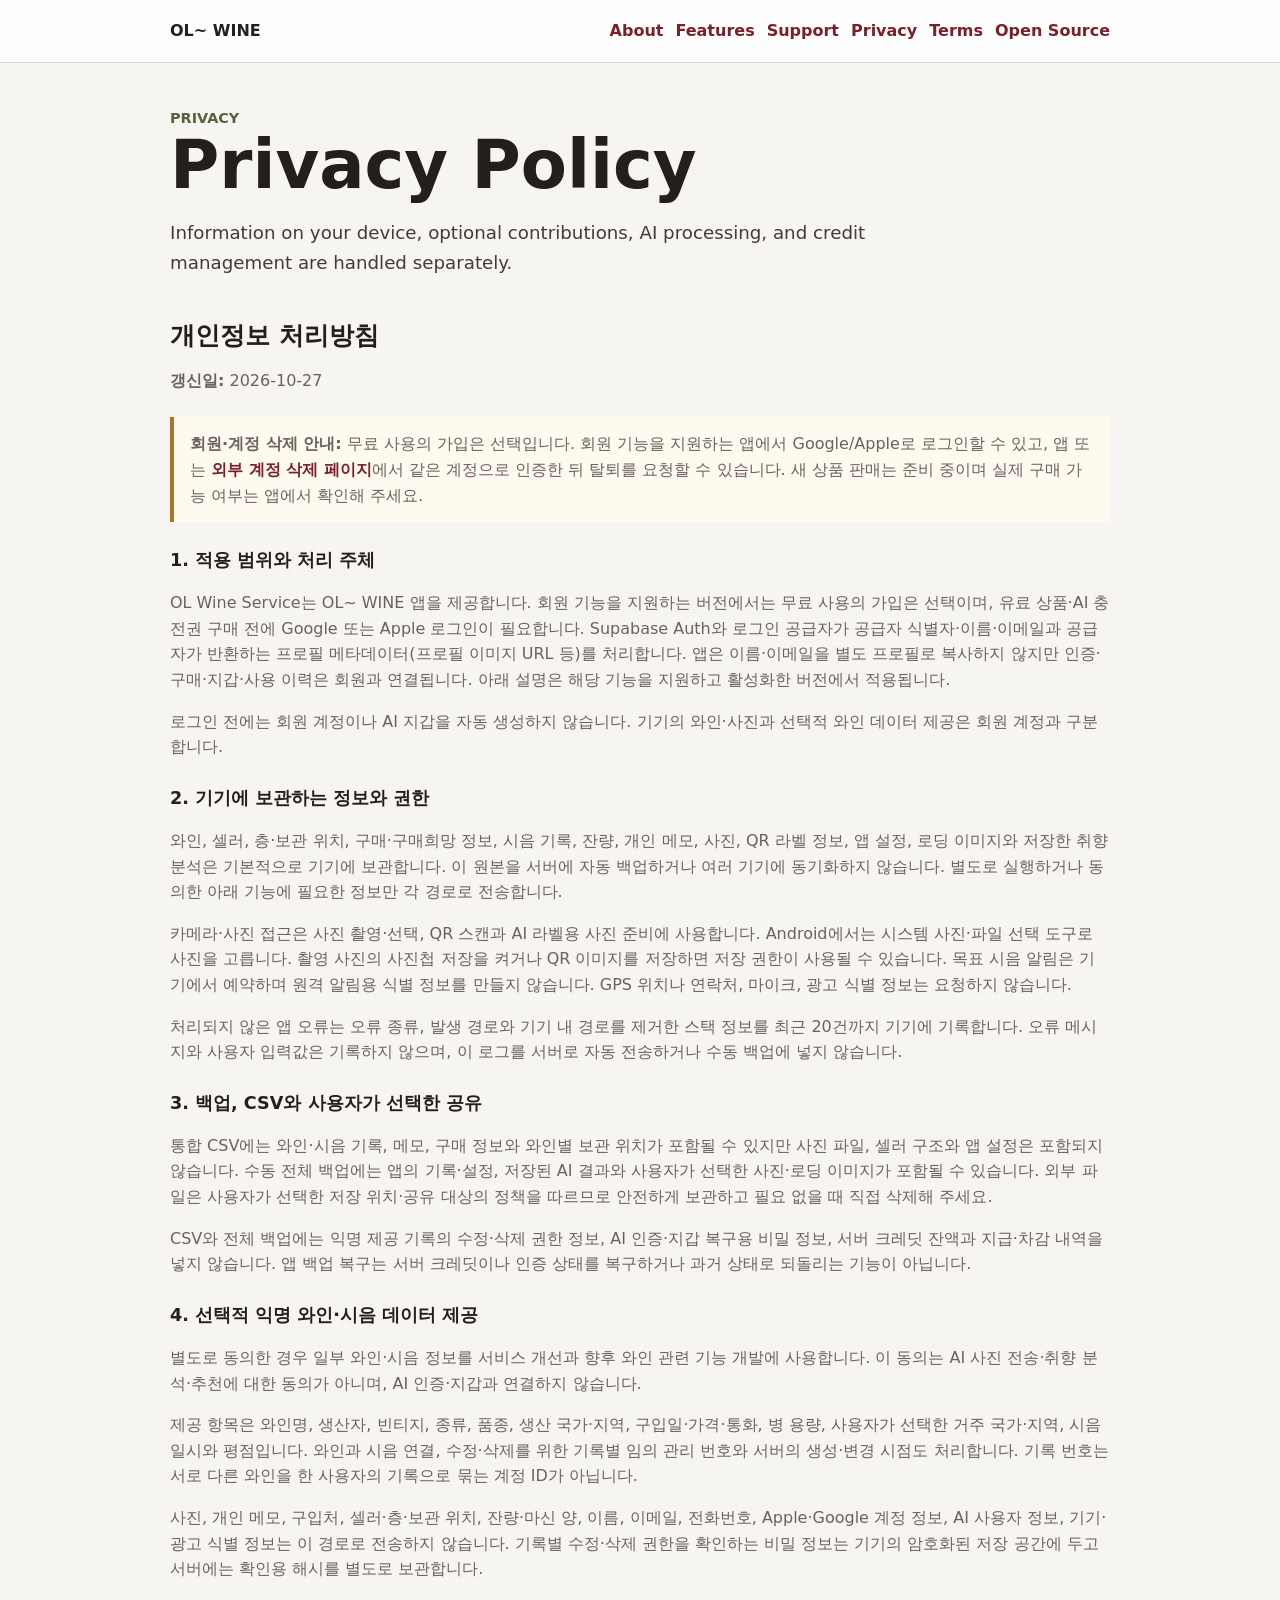
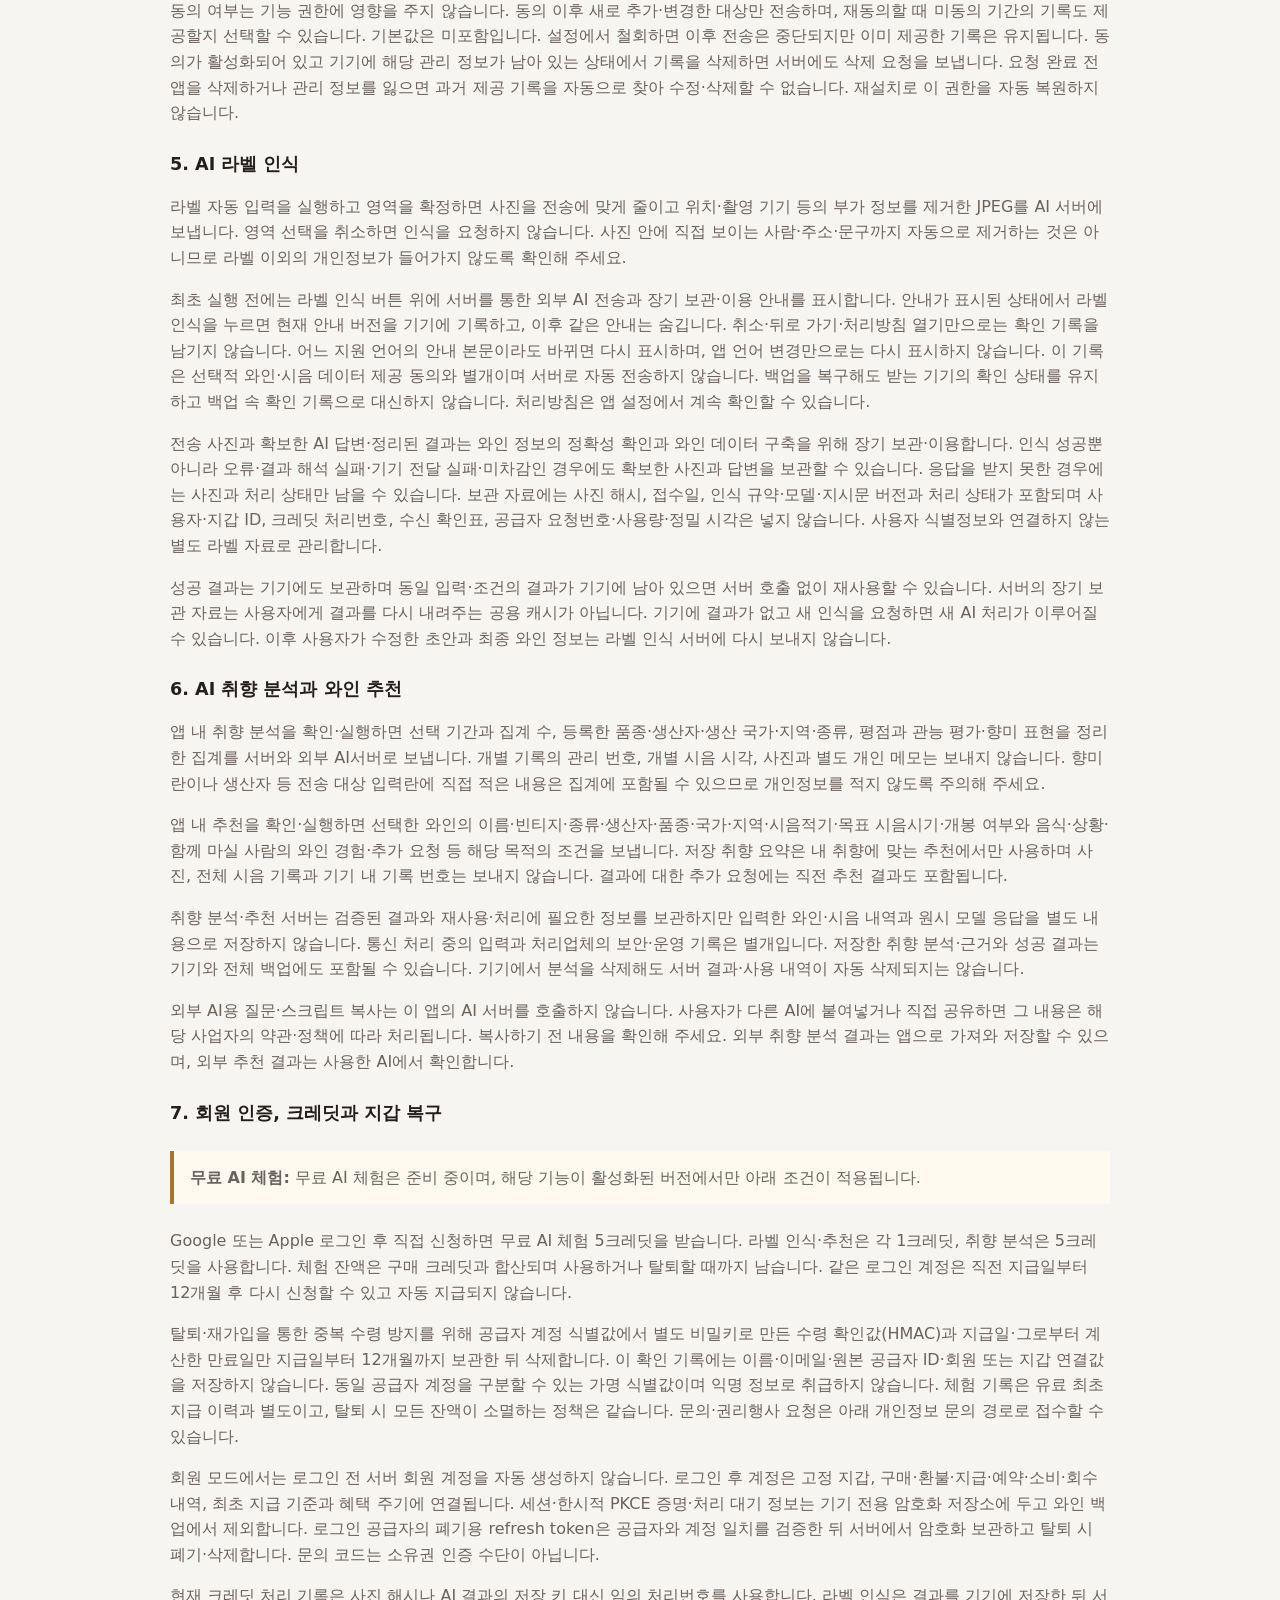
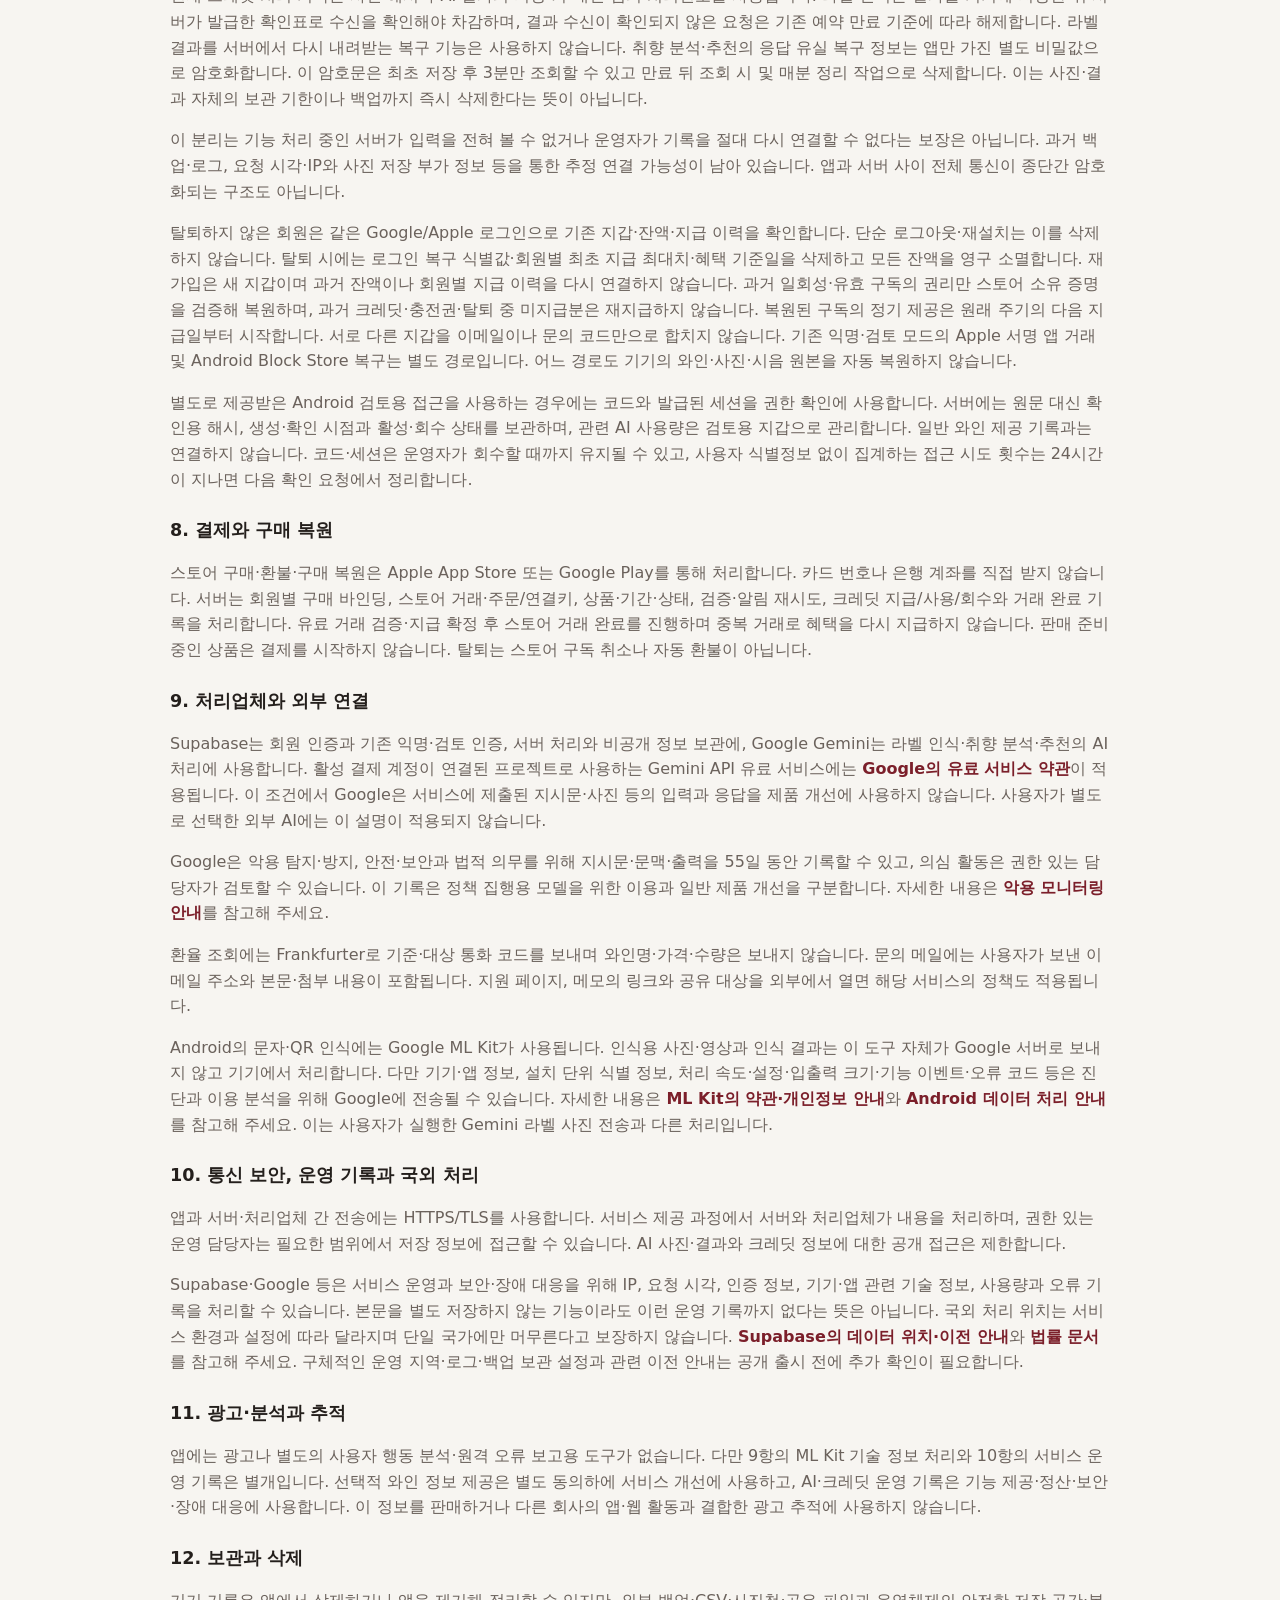
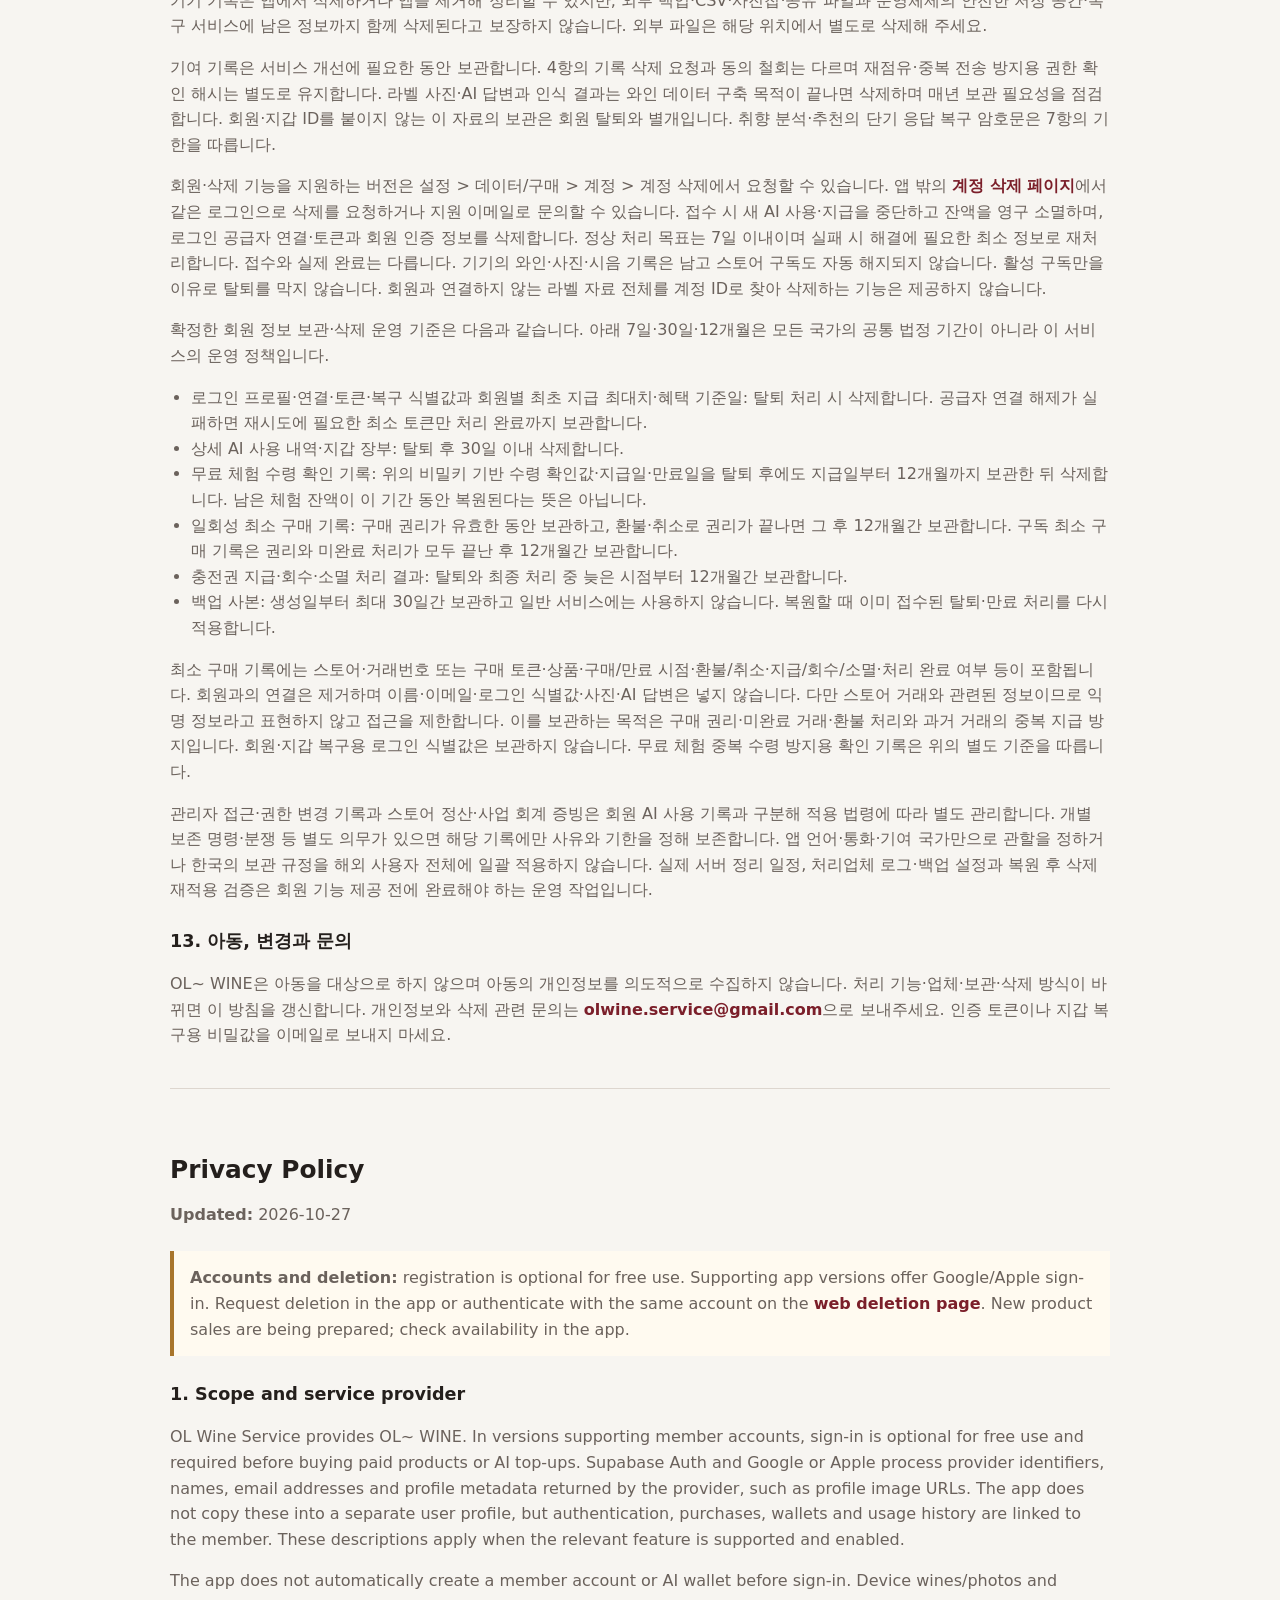
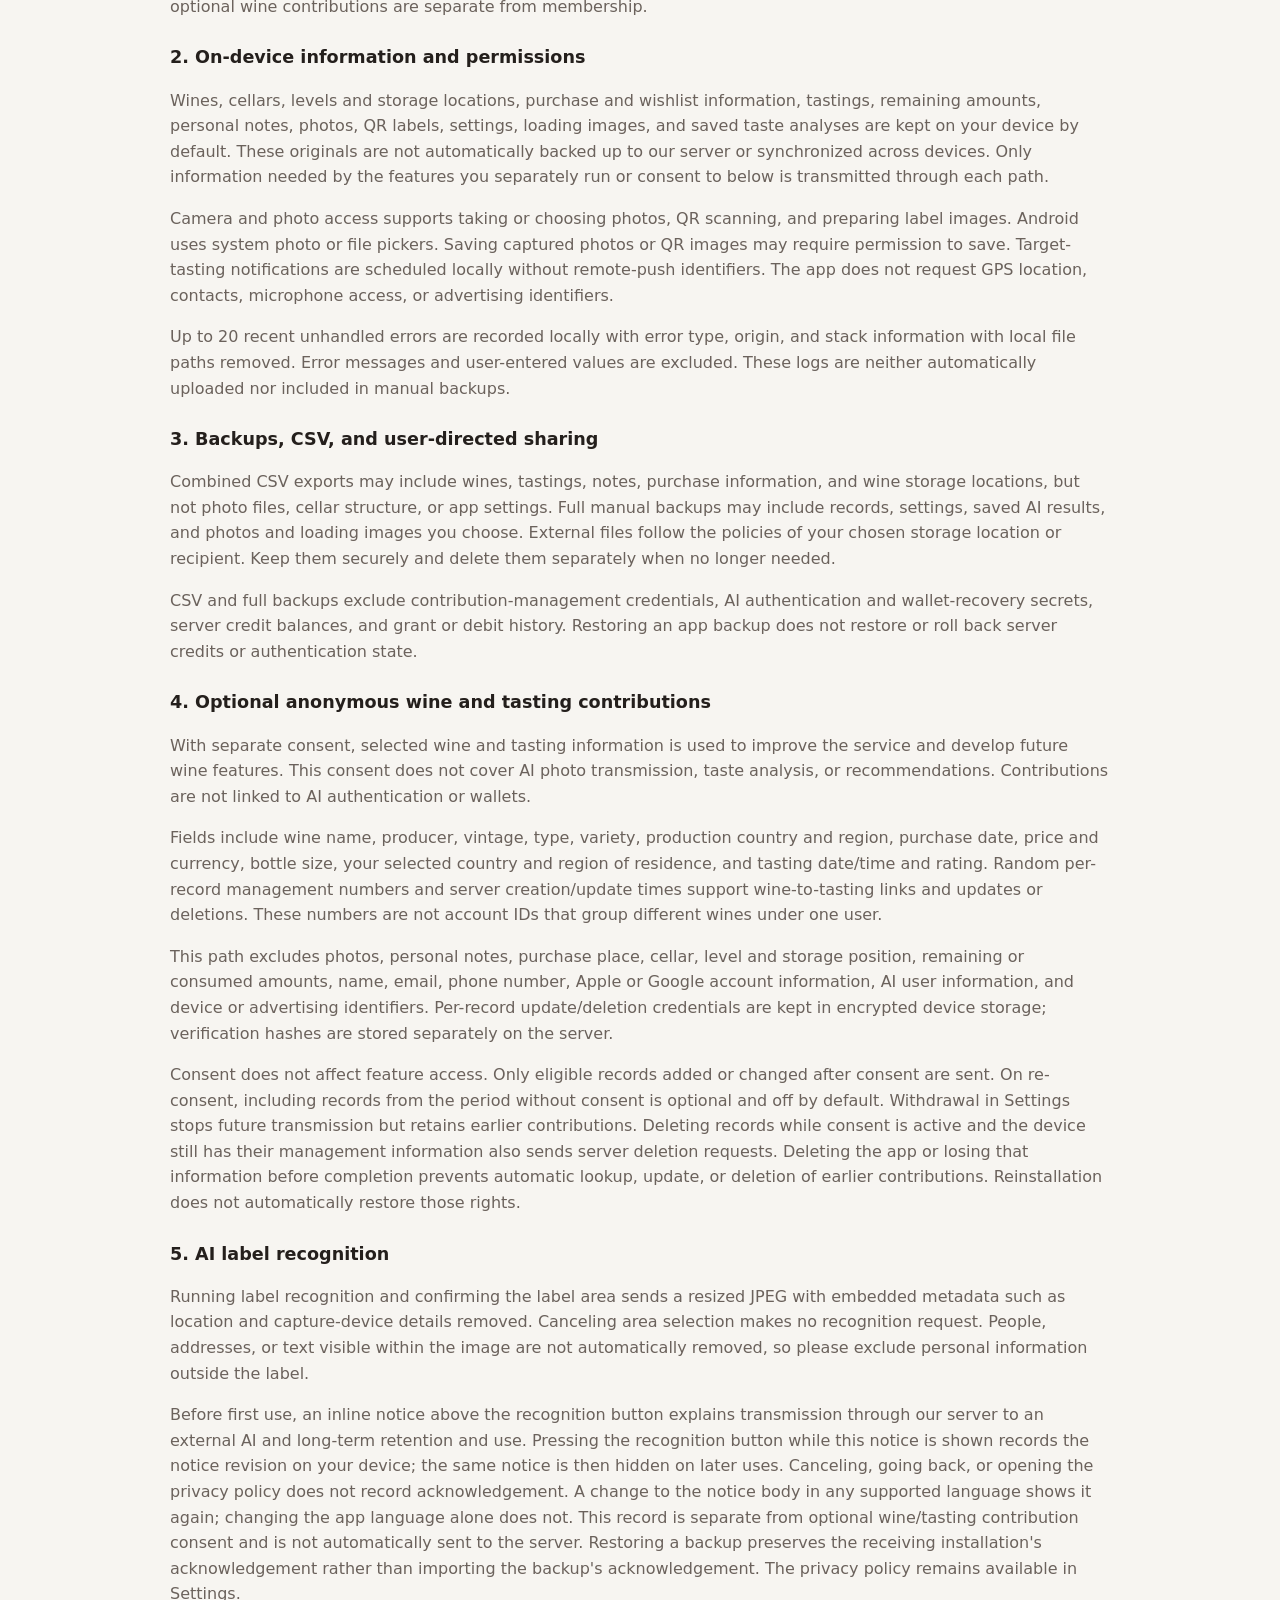
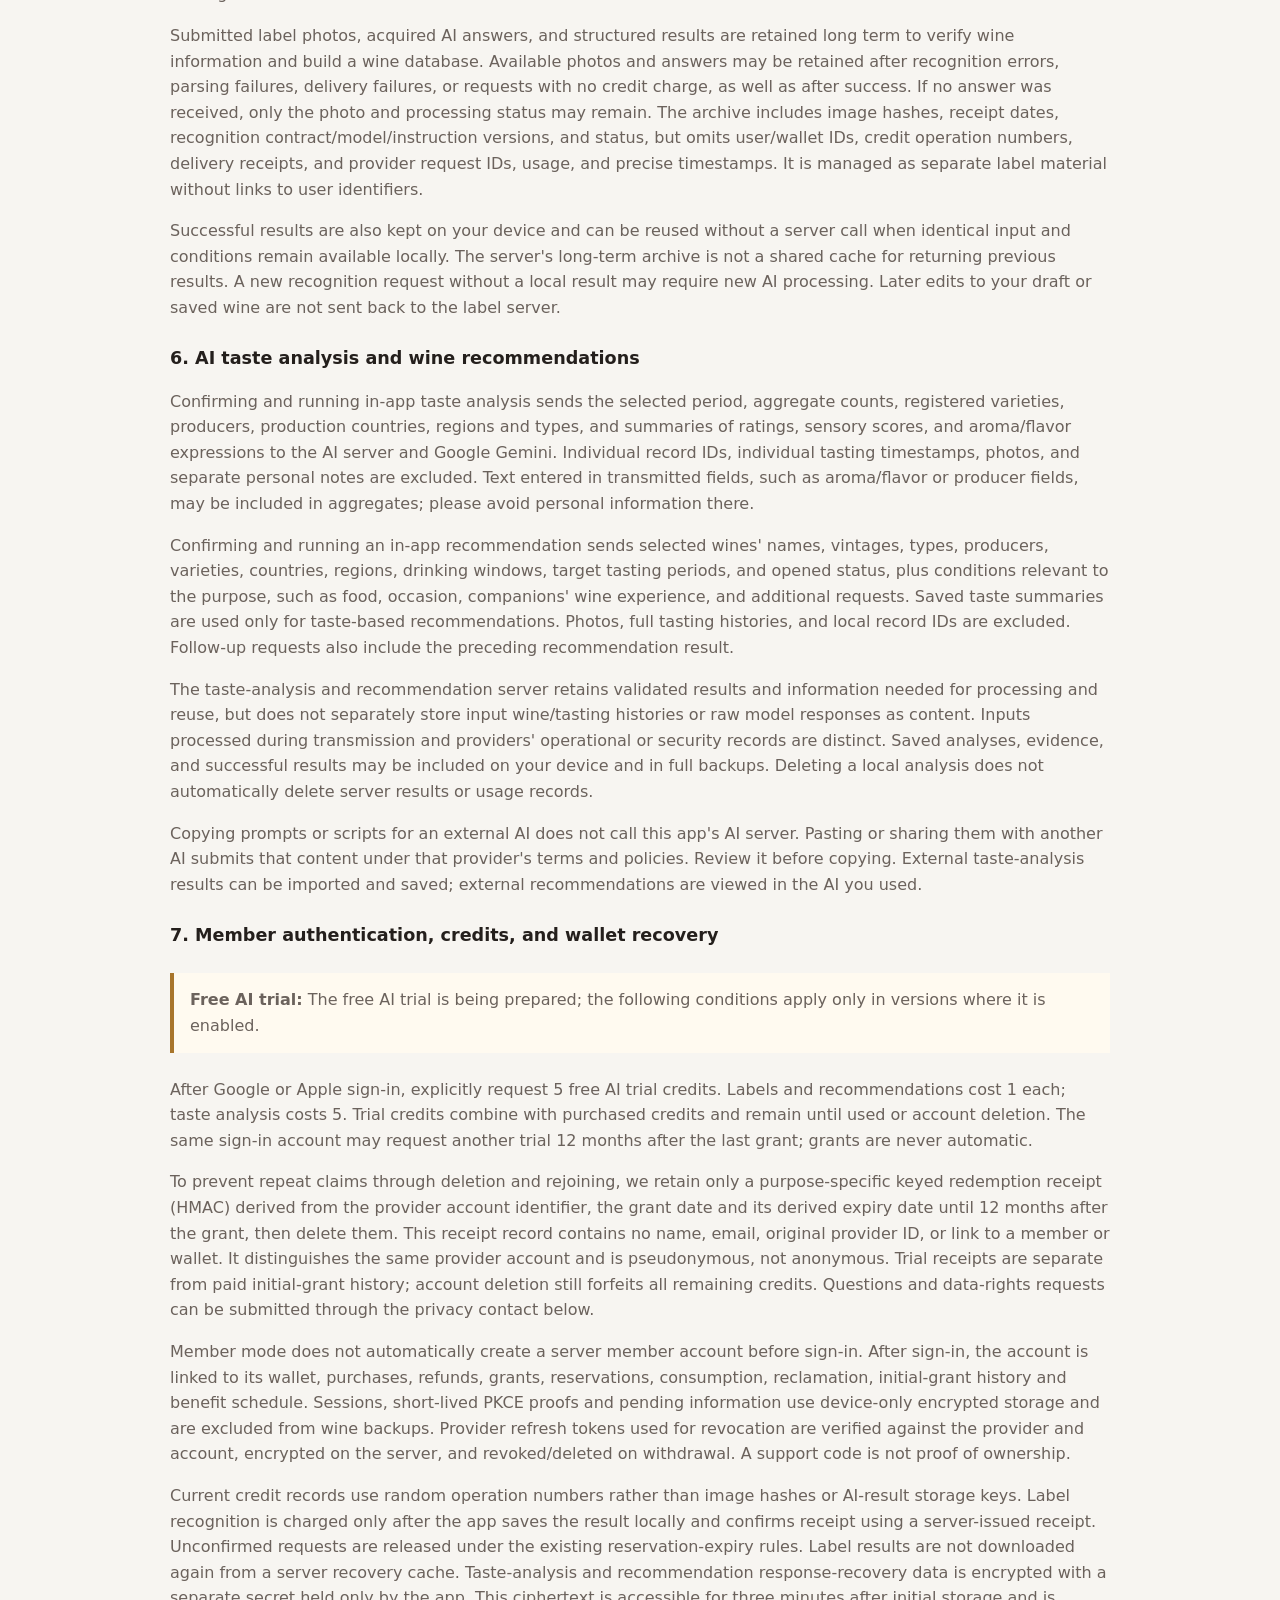
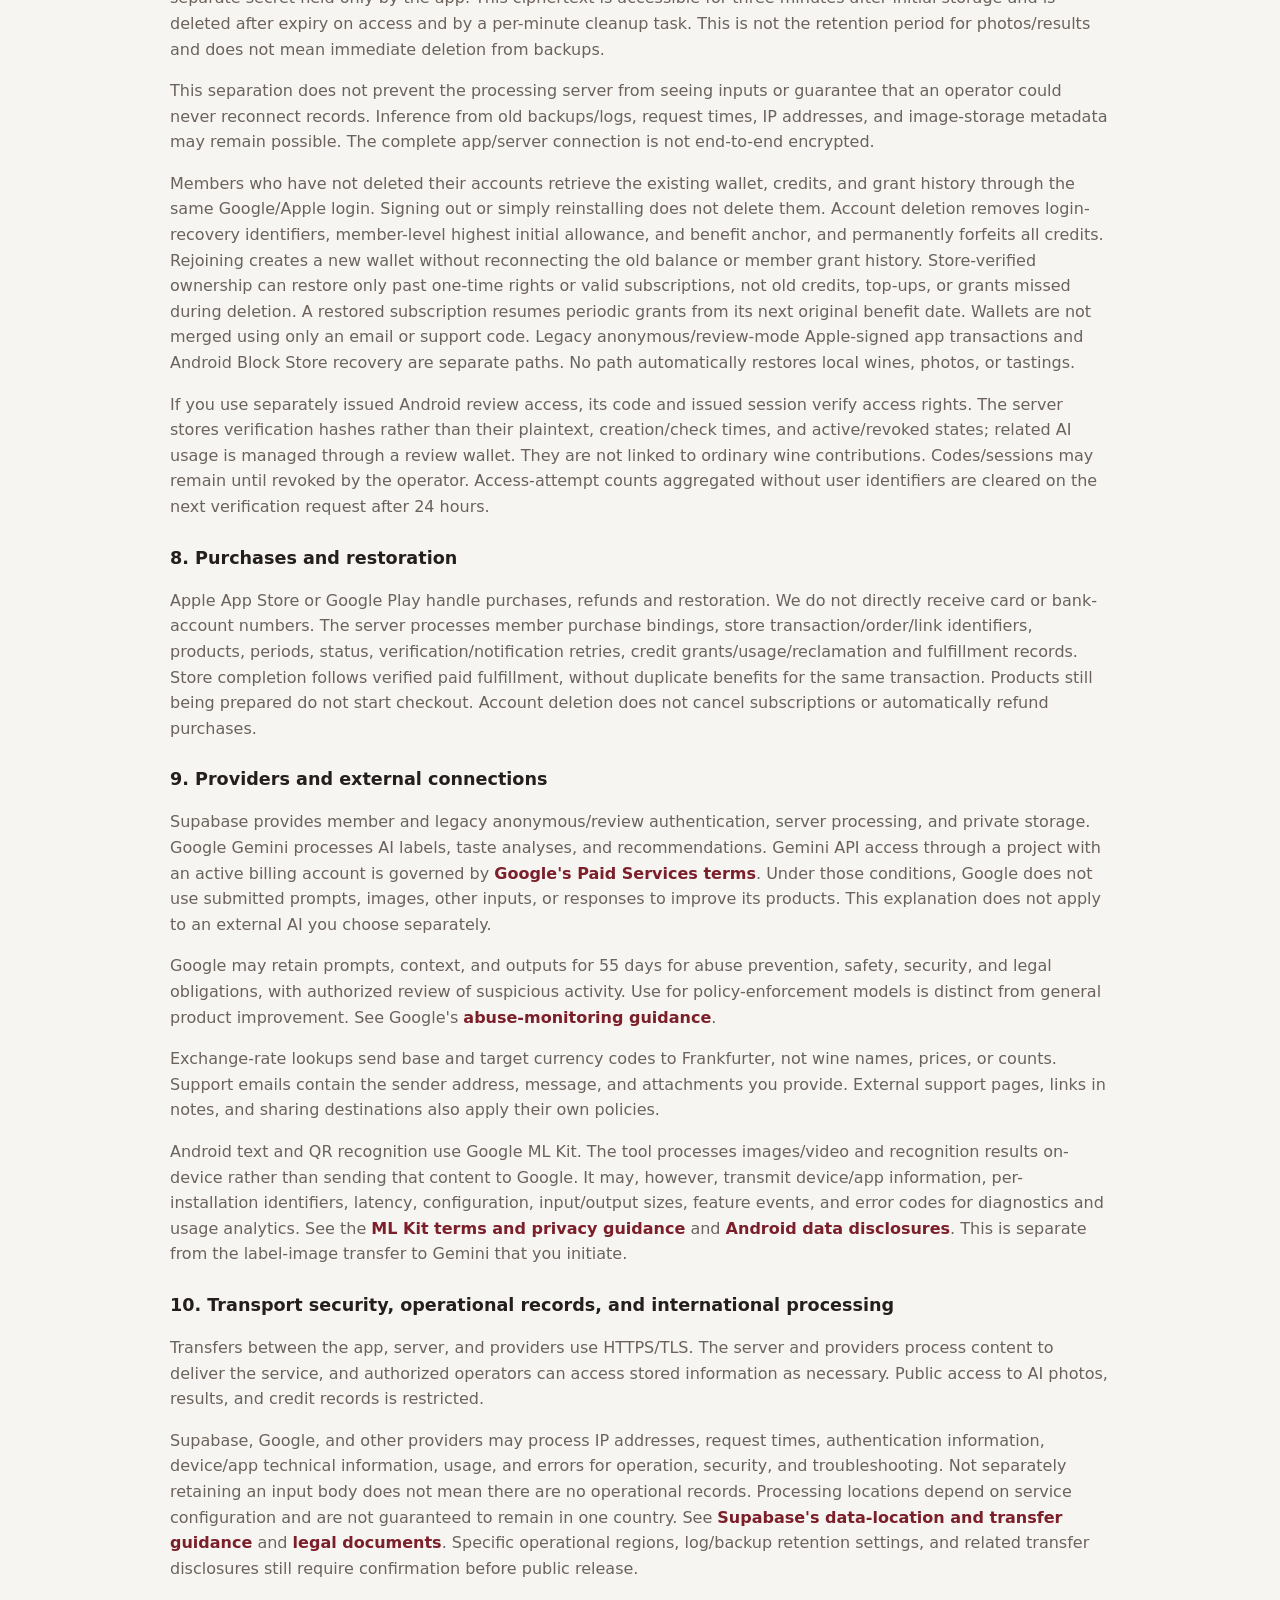
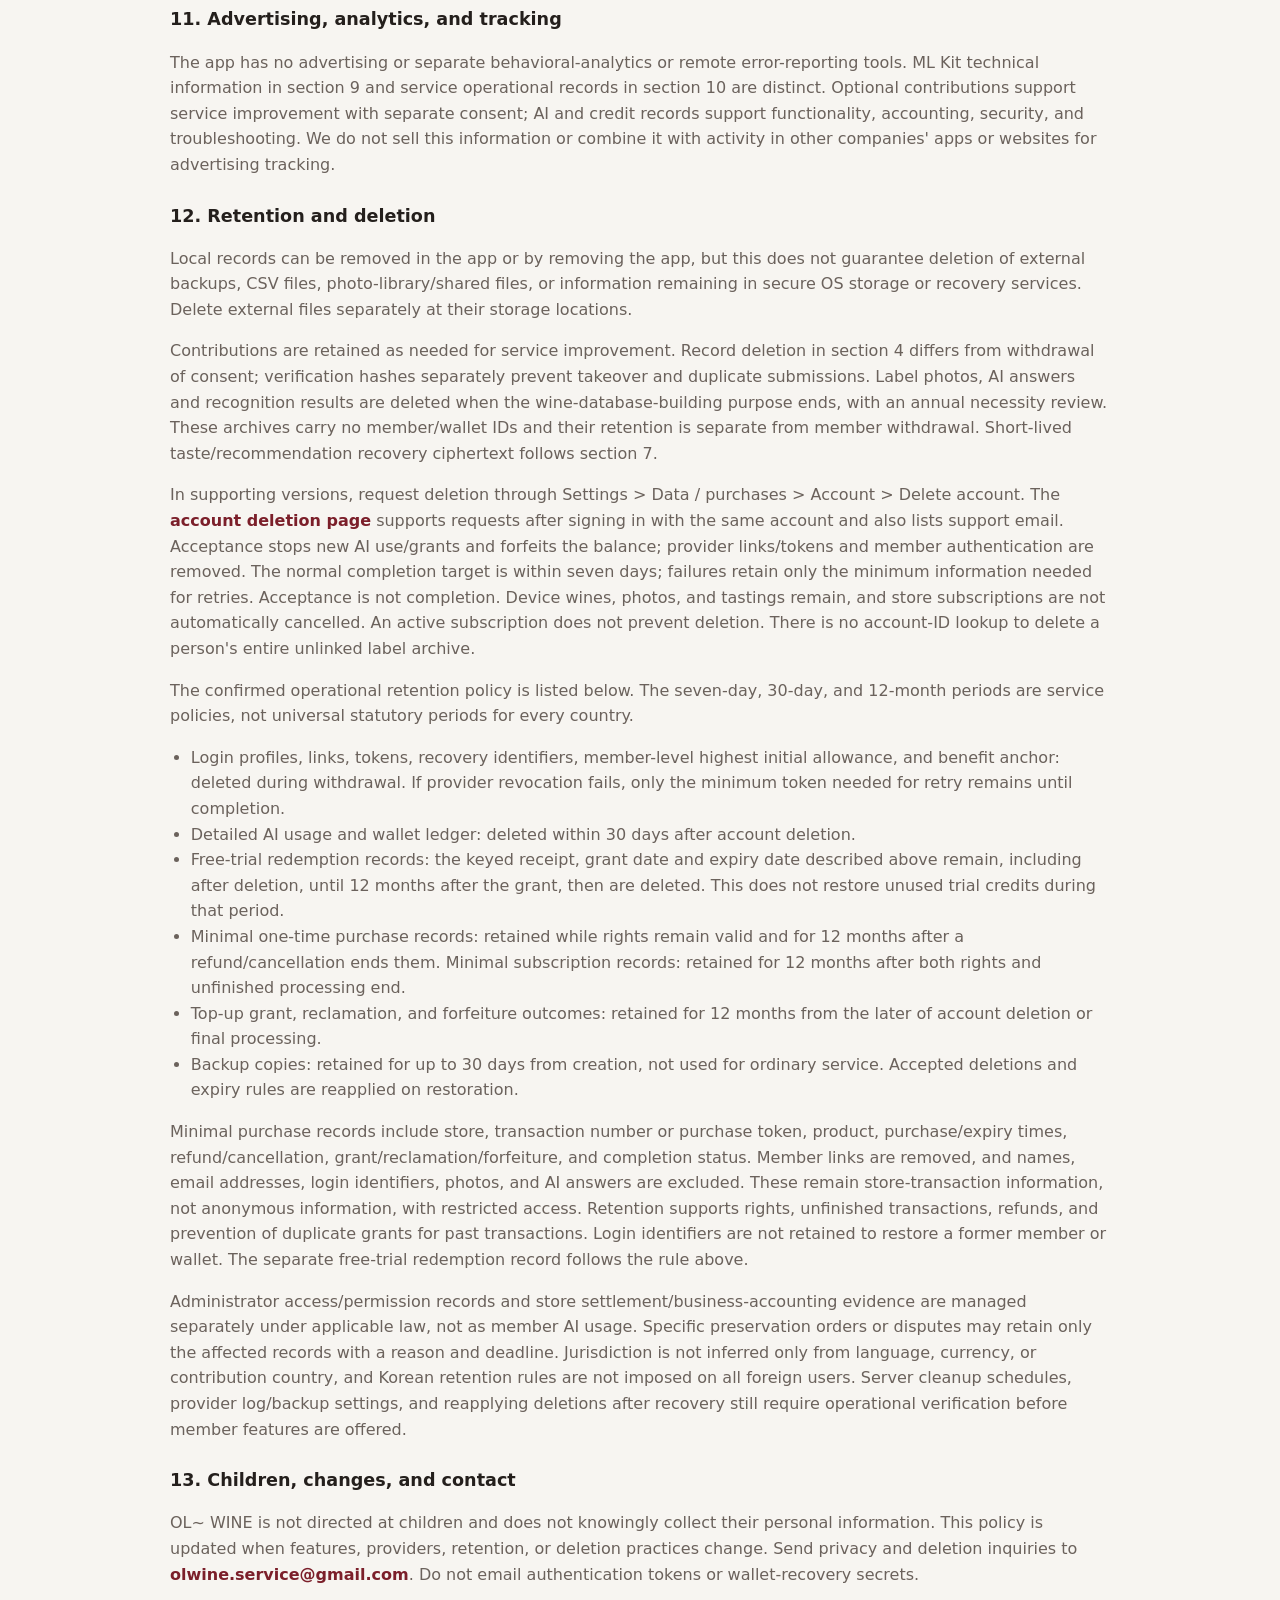
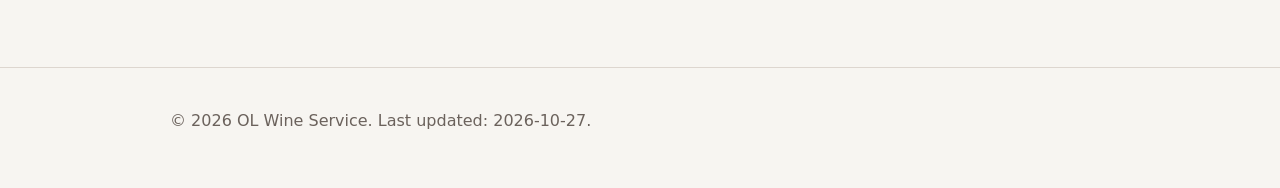
<file: privacy.html>
<!doctype html>
<html lang="ko">
  <head>
    <meta charset="utf-8">
    <meta name="viewport" content="width=device-width, initial-scale=1">
    <title>Privacy Policy | OL~ WINE</title>
    <meta name="description" content="OL~ WINE privacy policy: local records, optional contributions, AI features, and credit management.">
    <link rel="stylesheet" href="styles.css">
  </head>
  <body>
    <header class="site-header">
      <nav class="nav" aria-label="Main navigation">
        <a class="brand" href="index.html">OL~ WINE</a>
        <div class="nav-links">
          <a href="about.html">About</a><a href="features.html">Features</a><a href="support.html">Support</a><a href="privacy.html">Privacy</a><a href="terms.html">Terms</a><a href="open-source.html">Open Source</a>
        </div>
      </nav>
    </header>
    <main>
      <p class="eyebrow">Privacy</p>
      <h1>Privacy Policy</h1>
      <p class="lead">Information on your device, optional contributions, AI processing, and credit management are handled separately.</p>
      <section lang="ko">
        <h2>개인정보 처리방침</h2>
        <p><strong>갱신일:</strong> 2026-10-27</p>
        <p class="notice"><strong>회원·계정 삭제 안내:</strong> 무료 사용의 가입은 선택입니다. 회원 기능을 지원하는 앱에서 Google/Apple로 로그인할 수 있고, 앱 또는 <a class="inline-link" href="account-deletion.html">외부 계정 삭제 페이지</a>에서 같은 계정으로 인증한 뒤 탈퇴를 요청할 수 있습니다. 새 상품 판매는 준비 중이며 실제 구매 가능 여부는 앱에서 확인해 주세요.</p>

        <h3>1. 적용 범위와 처리 주체</h3>
        <p>OL Wine Service는 OL~ WINE 앱을 제공합니다. 회원 기능을 지원하는 버전에서는 무료 사용의 가입은 선택이며, 유료 상품·AI 충전권 구매 전에 Google 또는 Apple 로그인이 필요합니다. Supabase Auth와 로그인 공급자가 공급자 식별자·이름·이메일과 공급자가 반환하는 프로필 메타데이터(프로필 이미지 URL 등)를 처리합니다. 앱은 이름·이메일을 별도 프로필로 복사하지 않지만 인증·구매·지갑·사용 이력은 회원과 연결됩니다. 아래 설명은 해당 기능을 지원하고 활성화한 버전에서 적용됩니다.</p>
        <p>로그인 전에는 회원 계정이나 AI 지갑을 자동 생성하지 않습니다. 기기의 와인·사진과 선택적 와인 데이터 제공은 회원 계정과 구분합니다.</p>

        <h3>2. 기기에 보관하는 정보와 권한</h3>
        <p>와인, 셀러, 층·보관 위치, 구매·구매희망 정보, 시음 기록, 잔량, 개인 메모, 사진, QR 라벨 정보, 앱 설정, 로딩 이미지와 저장한 취향 분석은 기본적으로 기기에 보관합니다. 이 원본을 서버에 자동 백업하거나 여러 기기에 동기화하지 않습니다. 별도로 실행하거나 동의한 아래 기능에 필요한 정보만 각 경로로 전송합니다.</p>
        <p>카메라·사진 접근은 사진 촬영·선택, QR 스캔과 AI 라벨용 사진 준비에 사용합니다. Android에서는 시스템 사진·파일 선택 도구로 사진을 고릅니다. 촬영 사진의 사진첩 저장을 켜거나 QR 이미지를 저장하면 저장 권한이 사용될 수 있습니다. 목표 시음 알림은 기기에서 예약하며 원격 알림용 식별 정보를 만들지 않습니다. GPS 위치나 연락처, 마이크, 광고 식별 정보는 요청하지 않습니다.</p>
        <p>처리되지 않은 앱 오류는 오류 종류, 발생 경로와 기기 내 경로를 제거한 스택 정보를 최근 20건까지 기기에 기록합니다. 오류 메시지와 사용자 입력값은 기록하지 않으며, 이 로그를 서버로 자동 전송하거나 수동 백업에 넣지 않습니다.</p>

        <h3>3. 백업, CSV와 사용자가 선택한 공유</h3>
        <p>통합 CSV에는 와인·시음 기록, 메모, 구매 정보와 와인별 보관 위치가 포함될 수 있지만 사진 파일, 셀러 구조와 앱 설정은 포함되지 않습니다. 수동 전체 백업에는 앱의 기록·설정, 저장된 AI 결과와 사용자가 선택한 사진·로딩 이미지가 포함될 수 있습니다. 외부 파일은 사용자가 선택한 저장 위치·공유 대상의 정책을 따르므로 안전하게 보관하고 필요 없을 때 직접 삭제해 주세요.</p>
        <p>CSV와 전체 백업에는 익명 제공 기록의 수정·삭제 권한 정보, AI 인증·지갑 복구용 비밀 정보, 서버 크레딧 잔액과 지급·차감 내역을 넣지 않습니다. 앱 백업 복구는 서버 크레딧이나 인증 상태를 복구하거나 과거 상태로 되돌리는 기능이 아닙니다.</p>

        <h3>4. 선택적 익명 와인·시음 데이터 제공</h3>
        <p>별도로 동의한 경우 일부 와인·시음 정보를 서비스 개선과 향후 와인 관련 기능 개발에 사용합니다. 이 동의는 AI 사진 전송·취향 분석·추천에 대한 동의가 아니며, AI 인증·지갑과 연결하지 않습니다.</p>
        <p>제공 항목은 와인명, 생산자, 빈티지, 종류, 품종, 생산 국가·지역, 구입일·가격·통화, 병 용량, 사용자가 선택한 거주 국가·지역, 시음일시와 평점입니다. 와인과 시음 연결, 수정·삭제를 위한 기록별 임의 관리 번호와 서버의 생성·변경 시점도 처리합니다. 기록 번호는 서로 다른 와인을 한 사용자의 기록으로 묶는 계정 ID가 아닙니다.</p>
        <p>사진, 개인 메모, 구입처, 셀러·층·보관 위치, 잔량·마신 양, 이름, 이메일, 전화번호, Apple·Google 계정 정보, AI 사용자 정보, 기기·광고 식별 정보는 이 경로로 전송하지 않습니다. 기록별 수정·삭제 권한을 확인하는 비밀 정보는 기기의 암호화된 저장 공간에 두고 서버에는 확인용 해시를 별도로 보관합니다.</p>
        <p>동의 여부는 기능 권한에 영향을 주지 않습니다. 동의 이후 새로 추가·변경한 대상만 전송하며, 재동의할 때 미동의 기간의 기록도 제공할지 선택할 수 있습니다. 기본값은 미포함입니다. 설정에서 철회하면 이후 전송은 중단되지만 이미 제공한 기록은 유지됩니다. 동의가 활성화되어 있고 기기에 해당 관리 정보가 남아 있는 상태에서 기록을 삭제하면 서버에도 삭제 요청을 보냅니다. 요청 완료 전 앱을 삭제하거나 관리 정보를 잃으면 과거 제공 기록을 자동으로 찾아 수정·삭제할 수 없습니다. 재설치로 이 권한을 자동 복원하지 않습니다.</p>

        <h3>5. AI 라벨 인식</h3>
        <p>라벨 자동 입력을 실행하고 영역을 확정하면 사진을 전송에 맞게 줄이고 위치·촬영 기기 등의 부가 정보를 제거한 JPEG를 AI 서버에 보냅니다. 영역 선택을 취소하면 인식을 요청하지 않습니다. 사진 안에 직접 보이는 사람·주소·문구까지 자동으로 제거하는 것은 아니므로 라벨 이외의 개인정보가 들어가지 않도록 확인해 주세요.</p>
        <p>최초 실행 전에는 라벨 인식 버튼 위에 서버를 통한 외부 AI 전송과 장기 보관·이용 안내를 표시합니다. 안내가 표시된 상태에서 라벨 인식을 누르면 현재 안내 버전을 기기에 기록하고, 이후 같은 안내는 숨깁니다. 취소·뒤로 가기·처리방침 열기만으로는 확인 기록을 남기지 않습니다. 어느 지원 언어의 안내 본문이라도 바뀌면 다시 표시하며, 앱 언어 변경만으로는 다시 표시하지 않습니다. 이 기록은 선택적 와인·시음 데이터 제공 동의와 별개이며 서버로 자동 전송하지 않습니다. 백업을 복구해도 받는 기기의 확인 상태를 유지하고 백업 속 확인 기록으로 대신하지 않습니다. 처리방침은 앱 설정에서 계속 확인할 수 있습니다.</p>
        <p>전송 사진과 확보한 AI 답변·정리된 결과는 와인 정보의 정확성 확인과 와인 데이터 구축을 위해 장기 보관·이용합니다. 인식 성공뿐 아니라 오류·결과 해석 실패·기기 전달 실패·미차감인 경우에도 확보한 사진과 답변을 보관할 수 있습니다. 응답을 받지 못한 경우에는 사진과 처리 상태만 남을 수 있습니다. 보관 자료에는 사진 해시, 접수일, 인식 규약·모델·지시문 버전과 처리 상태가 포함되며 사용자·지갑 ID, 크레딧 처리번호, 수신 확인표, 공급자 요청번호·사용량·정밀 시각은 넣지 않습니다. 사용자 식별정보와 연결하지 않는 별도 라벨 자료로 관리합니다.</p>
        <p>성공 결과는 기기에도 보관하며 동일 입력·조건의 결과가 기기에 남아 있으면 서버 호출 없이 재사용할 수 있습니다. 서버의 장기 보관 자료는 사용자에게 결과를 다시 내려주는 공용 캐시가 아닙니다. 기기에 결과가 없고 새 인식을 요청하면 새 AI 처리가 이루어질 수 있습니다. 이후 사용자가 수정한 초안과 최종 와인 정보는 라벨 인식 서버에 다시 보내지 않습니다.</p>

        <h3>6. AI 취향 분석과 와인 추천</h3>
        <p>앱 내 취향 분석을 확인·실행하면 선택 기간과 집계 수, 등록한 품종·생산자·생산 국가·지역·종류, 평점과 관능 평가·향미 표현을 정리한 집계를 서버와 외부 AI서버로 보냅니다. 개별 기록의 관리 번호, 개별 시음 시각, 사진과 별도 개인 메모는 보내지 않습니다. 향미란이나 생산자 등 전송 대상 입력란에 직접 적은 내용은 집계에 포함될 수 있으므로 개인정보를 적지 않도록 주의해 주세요.</p>
        <p>앱 내 추천을 확인·실행하면 선택한 와인의 이름·빈티지·종류·생산자·품종·국가·지역·시음적기·목표 시음시기·개봉 여부와 음식·상황·함께 마실 사람의 와인 경험·추가 요청 등 해당 목적의 조건을 보냅니다. 저장 취향 요약은 내 취향에 맞는 추천에서만 사용하며 사진, 전체 시음 기록과 기기 내 기록 번호는 보내지 않습니다. 결과에 대한 추가 요청에는 직전 추천 결과도 포함됩니다.</p>
        <p>취향 분석·추천 서버는 검증된 결과와 재사용·처리에 필요한 정보를 보관하지만 입력한 와인·시음 내역과 원시 모델 응답을 별도 내용으로 저장하지 않습니다. 통신 처리 중의 입력과 처리업체의 보안·운영 기록은 별개입니다. 저장한 취향 분석·근거와 성공 결과는 기기와 전체 백업에도 포함될 수 있습니다. 기기에서 분석을 삭제해도 서버 결과·사용 내역이 자동 삭제되지는 않습니다.</p>
        <p>외부 AI용 질문·스크립트 복사는 이 앱의 AI 서버를 호출하지 않습니다. 사용자가 다른 AI에 붙여넣거나 직접 공유하면 그 내용은 해당 사업자의 약관·정책에 따라 처리됩니다. 복사하기 전 내용을 확인해 주세요. 외부 취향 분석 결과는 앱으로 가져와 저장할 수 있으며, 외부 추천 결과는 사용한 AI에서 확인합니다.</p>

        <h3>7. 회원 인증, 크레딧과 지갑 복구</h3>
        <p class="notice"><strong>무료 AI 체험:</strong> 무료 AI 체험은 준비 중이며, 해당 기능이 활성화된 버전에서만 아래 조건이 적용됩니다.</p>
        <p>Google 또는 Apple 로그인 후 직접 신청하면 무료 AI 체험 5크레딧을 받습니다. 라벨 인식·추천은 각 1크레딧, 취향 분석은 5크레딧을 사용합니다. 체험 잔액은 구매 크레딧과 합산되며 사용하거나 탈퇴할 때까지 남습니다. 같은 로그인 계정은 직전 지급일부터 12개월 후 다시 신청할 수 있고 자동 지급되지 않습니다.</p>
        <p>탈퇴·재가입을 통한 중복 수령 방지를 위해 공급자 계정 식별값에서 별도 비밀키로 만든 수령 확인값(HMAC)과 지급일·그로부터 계산한 만료일만 지급일부터 12개월까지 보관한 뒤 삭제합니다. 이 확인 기록에는 이름·이메일·원본 공급자 ID·회원 또는 지갑 연결값을 저장하지 않습니다. 동일 공급자 계정을 구분할 수 있는 가명 식별값이며 익명 정보로 취급하지 않습니다. 체험 기록은 유료 최초 지급 이력과 별도이고, 탈퇴 시 모든 잔액이 소멸하는 정책은 같습니다. 문의·권리행사 요청은 아래 개인정보 문의 경로로 접수할 수 있습니다.</p>
        <p>회원 모드에서는 로그인 전 서버 회원 계정을 자동 생성하지 않습니다. 로그인 후 계정은 고정 지갑, 구매·환불·지급·예약·소비·회수 내역, 최초 지급 기준과 혜택 주기에 연결됩니다. 세션·한시적 PKCE 증명·처리 대기 정보는 기기 전용 암호화 저장소에 두고 와인 백업에서 제외합니다. 로그인 공급자의 폐기용 refresh token은 공급자와 계정 일치를 검증한 뒤 서버에서 암호화 보관하고 탈퇴 시 폐기·삭제합니다. 문의 코드는 소유권 인증 수단이 아닙니다.</p>
        <p>현재 크레딧 처리 기록은 사진 해시나 AI 결과의 저장 키 대신 임의 처리번호를 사용합니다. 라벨 인식은 결과를 기기에 저장한 뒤 서버가 발급한 확인표로 수신을 확인해야 차감하며, 결과 수신이 확인되지 않은 요청은 기존 예약 만료 기준에 따라 해제합니다. 라벨 결과를 서버에서 다시 내려받는 복구 기능은 사용하지 않습니다. 취향 분석·추천의 응답 유실 복구 정보는 앱만 가진 별도 비밀값으로 암호화합니다. 이 암호문은 최초 저장 후 3분만 조회할 수 있고 만료 뒤 조회 시 및 매분 정리 작업으로 삭제합니다. 이는 사진·결과 자체의 보관 기한이나 백업까지 즉시 삭제한다는 뜻이 아닙니다.</p>
        <p>이 분리는 기능 처리 중인 서버가 입력을 전혀 볼 수 없거나 운영자가 기록을 절대 다시 연결할 수 없다는 보장은 아닙니다. 과거 백업·로그, 요청 시각·IP와 사진 저장 부가 정보 등을 통한 추정 연결 가능성이 남아 있습니다. 앱과 서버 사이 전체 통신이 종단간 암호화되는 구조도 아닙니다.</p>
        <p>탈퇴하지 않은 회원은 같은 Google/Apple 로그인으로 기존 지갑·잔액·지급 이력을 확인합니다. 단순 로그아웃·재설치는 이를 삭제하지 않습니다. 탈퇴 시에는 로그인 복구 식별값·회원별 최초 지급 최대치·혜택 기준일을 삭제하고 모든 잔액을 영구 소멸합니다. 재가입은 새 지갑이며 과거 잔액이나 회원별 지급 이력을 다시 연결하지 않습니다. 과거 일회성·유효 구독의 권리만 스토어 소유 증명을 검증해 복원하며, 과거 크레딧·충전권·탈퇴 중 미지급분은 재지급하지 않습니다. 복원된 구독의 정기 제공은 원래 주기의 다음 지급일부터 시작합니다. 서로 다른 지갑을 이메일이나 문의 코드만으로 합치지 않습니다. 기존 익명·검토 모드의 Apple 서명 앱 거래 및 Android Block Store 복구는 별도 경로입니다. 어느 경로도 기기의 와인·사진·시음 원본을 자동 복원하지 않습니다.</p>
        <p>별도로 제공받은 Android 검토용 접근을 사용하는 경우에는 코드와 발급된 세션을 권한 확인에 사용합니다. 서버에는 원문 대신 확인용 해시, 생성·확인 시점과 활성·회수 상태를 보관하며, 관련 AI 사용량은 검토용 지갑으로 관리합니다. 일반 와인 제공 기록과는 연결하지 않습니다. 코드·세션은 운영자가 회수할 때까지 유지될 수 있고, 사용자 식별정보 없이 집계하는 접근 시도 횟수는 24시간이 지나면 다음 확인 요청에서 정리합니다.</p>

        <h3>8. 결제와 구매 복원</h3>
        <p>스토어 구매·환불·구매 복원은 Apple App Store 또는 Google Play를 통해 처리합니다. 카드 번호나 은행 계좌를 직접 받지 않습니다. 서버는 회원별 구매 바인딩, 스토어 거래·주문/연결키, 상품·기간·상태, 검증·알림 재시도, 크레딧 지급/사용/회수와 거래 완료 기록을 처리합니다. 유료 거래 검증·지급 확정 후 스토어 거래 완료를 진행하며 중복 거래로 혜택을 다시 지급하지 않습니다. 판매 준비 중인 상품은 결제를 시작하지 않습니다. 탈퇴는 스토어 구독 취소나 자동 환불이 아닙니다.</p>

        <h3>9. 처리업체와 외부 연결</h3>
        <p>Supabase는 회원 인증과 기존 익명·검토 인증, 서버 처리와 비공개 정보 보관에, Google Gemini는 라벨 인식·취향 분석·추천의 AI 처리에 사용합니다. 활성 결제 계정이 연결된 프로젝트로 사용하는 Gemini API 유료 서비스에는 <a class="inline-link" href="https://ai.google.dev/gemini-api/terms">Google의 유료 서비스 약관</a>이 적용됩니다. 이 조건에서 Google은 서비스에 제출된 지시문·사진 등의 입력과 응답을 제품 개선에 사용하지 않습니다. 사용자가 별도로 선택한 외부 AI에는 이 설명이 적용되지 않습니다.</p>
        <p>Google은 악용 탐지·방지, 안전·보안과 법적 의무를 위해 지시문·문맥·출력을 55일 동안 기록할 수 있고, 의심 활동은 권한 있는 담당자가 검토할 수 있습니다. 이 기록은 정책 집행용 모델을 위한 이용과 일반 제품 개선을 구분합니다. 자세한 내용은 <a class="inline-link" href="https://ai.google.dev/gemini-api/docs/usage-policies">악용 모니터링 안내</a>를 참고해 주세요.</p>
        <p>환율 조회에는 Frankfurter로 기준·대상 통화 코드를 보내며 와인명·가격·수량은 보내지 않습니다. 문의 메일에는 사용자가 보낸 이메일 주소와 본문·첨부 내용이 포함됩니다. 지원 페이지, 메모의 링크와 공유 대상을 외부에서 열면 해당 서비스의 정책도 적용됩니다.</p>
        <p>Android의 문자·QR 인식에는 Google ML Kit가 사용됩니다. 인식용 사진·영상과 인식 결과는 이 도구 자체가 Google 서버로 보내지 않고 기기에서 처리합니다. 다만 기기·앱 정보, 설치 단위 식별 정보, 처리 속도·설정·입출력 크기·기능 이벤트·오류 코드 등은 진단과 이용 분석을 위해 Google에 전송될 수 있습니다. 자세한 내용은 <a class="inline-link" href="https://developers.google.com/ml-kit/terms">ML Kit의 약관·개인정보 안내</a>와 <a class="inline-link" href="https://developers.google.com/ml-kit/android-data-disclosure">Android 데이터 처리 안내</a>를 참고해 주세요. 이는 사용자가 실행한 Gemini 라벨 사진 전송과 다른 처리입니다.</p>

        <h3>10. 통신 보안, 운영 기록과 국외 처리</h3>
        <p>앱과 서버·처리업체 간 전송에는 HTTPS/TLS를 사용합니다. 서비스 제공 과정에서 서버와 처리업체가 내용을 처리하며, 권한 있는 운영 담당자는 필요한 범위에서 저장 정보에 접근할 수 있습니다. AI 사진·결과와 크레딧 정보에 대한 공개 접근은 제한합니다.</p>
        <p>Supabase·Google 등은 서비스 운영과 보안·장애 대응을 위해 IP, 요청 시각, 인증 정보, 기기·앱 관련 기술 정보, 사용량과 오류 기록을 처리할 수 있습니다. 본문을 별도 저장하지 않는 기능이라도 이런 운영 기록까지 없다는 뜻은 아닙니다. 국외 처리 위치는 서비스 환경과 설정에 따라 달라지며 단일 국가에만 머무른다고 보장하지 않습니다. <a class="inline-link" href="https://supabase.com/legal/privacy-resources/data-residency-and-transfers-faq">Supabase의 데이터 위치·이전 안내</a>와 <a class="inline-link" href="https://supabase.com/legal">법률 문서</a>를 참고해 주세요. 구체적인 운영 지역·로그·백업 보관 설정과 관련 이전 안내는 공개 출시 전에 추가 확인이 필요합니다.</p>

        <h3>11. 광고·분석과 추적</h3>
        <p>앱에는 광고나 별도의 사용자 행동 분석·원격 오류 보고용 도구가 없습니다. 다만 9항의 ML Kit 기술 정보 처리와 10항의 서비스 운영 기록은 별개입니다. 선택적 와인 정보 제공은 별도 동의하에 서비스 개선에 사용하고, AI·크레딧 운영 기록은 기능 제공·정산·보안·장애 대응에 사용합니다. 이 정보를 판매하거나 다른 회사의 앱·웹 활동과 결합한 광고 추적에 사용하지 않습니다.</p>

        <h3>12. 보관과 삭제</h3>
        <p>기기 기록은 앱에서 삭제하거나 앱을 제거해 정리할 수 있지만, 외부 백업·CSV·사진첩·공유 파일과 운영체제의 안전한 저장 공간·복구 서비스에 남은 정보까지 함께 삭제된다고 보장하지 않습니다. 외부 파일은 해당 위치에서 별도로 삭제해 주세요.</p>
        <p>기여 기록은 서비스 개선에 필요한 동안 보관합니다. 4항의 기록 삭제 요청과 동의 철회는 다르며 재점유·중복 전송 방지용 권한 확인 해시는 별도로 유지합니다. 라벨 사진·AI 답변과 인식 결과는 와인 데이터 구축 목적이 끝나면 삭제하며 매년 보관 필요성을 점검합니다. 회원·지갑 ID를 붙이지 않는 이 자료의 보관은 회원 탈퇴와 별개입니다. 취향 분석·추천의 단기 응답 복구 암호문은 7항의 기한을 따릅니다.</p>
        <p>회원·삭제 기능을 지원하는 버전은 설정 &gt; 데이터/구매 &gt; 계정 &gt; 계정 삭제에서 요청할 수 있습니다. 앱 밖의 <a class="inline-link" href="account-deletion.html">계정 삭제 페이지</a>에서 같은 로그인으로 삭제를 요청하거나 지원 이메일로 문의할 수 있습니다. 접수 시 새 AI 사용·지급을 중단하고 잔액을 영구 소멸하며, 로그인 공급자 연결·토큰과 회원 인증 정보를 삭제합니다. 정상 처리 목표는 7일 이내이며 실패 시 해결에 필요한 최소 정보로 재처리합니다. 접수와 실제 완료는 다릅니다. 기기의 와인·사진·시음 기록은 남고 스토어 구독도 자동 해지되지 않습니다. 활성 구독만을 이유로 탈퇴를 막지 않습니다. 회원과 연결하지 않는 라벨 자료 전체를 계정 ID로 찾아 삭제하는 기능은 제공하지 않습니다.</p>

        <p>확정한 회원 정보 보관·삭제 운영 기준은 다음과 같습니다. 아래 7일·30일·12개월은 모든 국가의 공통 법정 기간이 아니라 이 서비스의 운영 정책입니다.</p>
        <ul>
          <li>로그인 프로필·연결·토큰·복구 식별값과 회원별 최초 지급 최대치·혜택 기준일: 탈퇴 처리 시 삭제합니다. 공급자 연결 해제가 실패하면 재시도에 필요한 최소 토큰만 처리 완료까지 보관합니다.</li>
          <li>상세 AI 사용 내역·지갑 장부: 탈퇴 후 30일 이내 삭제합니다.</li>
          <li>무료 체험 수령 확인 기록: 위의 비밀키 기반 수령 확인값·지급일·만료일을 탈퇴 후에도 지급일부터 12개월까지 보관한 뒤 삭제합니다. 남은 체험 잔액이 이 기간 동안 복원된다는 뜻은 아닙니다.</li>
          <li>일회성 최소 구매 기록: 구매 권리가 유효한 동안 보관하고, 환불·취소로 권리가 끝나면 그 후 12개월간 보관합니다. 구독 최소 구매 기록은 권리와 미완료 처리가 모두 끝난 후 12개월간 보관합니다.</li>
          <li>충전권 지급·회수·소멸 처리 결과: 탈퇴와 최종 처리 중 늦은 시점부터 12개월간 보관합니다.</li>
          <li>백업 사본: 생성일부터 최대 30일간 보관하고 일반 서비스에는 사용하지 않습니다. 복원할 때 이미 접수된 탈퇴·만료 처리를 다시 적용합니다.</li>
        </ul>
        <p>최소 구매 기록에는 스토어·거래번호 또는 구매 토큰·상품·구매/만료 시점·환불/취소·지급/회수/소멸·처리 완료 여부 등이 포함됩니다. 회원과의 연결은 제거하며 이름·이메일·로그인 식별값·사진·AI 답변은 넣지 않습니다. 다만 스토어 거래와 관련된 정보이므로 익명 정보라고 표현하지 않고 접근을 제한합니다. 이를 보관하는 목적은 구매 권리·미완료 거래·환불 처리와 과거 거래의 중복 지급 방지입니다. 회원·지갑 복구용 로그인 식별값은 보관하지 않습니다. 무료 체험 중복 수령 방지용 확인 기록은 위의 별도 기준을 따릅니다.</p>
        <p>관리자 접근·권한 변경 기록과 스토어 정산·사업 회계 증빙은 회원 AI 사용 기록과 구분해 적용 법령에 따라 별도 관리합니다. 개별 보존 명령·분쟁 등 별도 의무가 있으면 해당 기록에만 사유와 기한을 정해 보존합니다. 앱 언어·통화·기여 국가만으로 관할을 정하거나 한국의 보관 규정을 해외 사용자 전체에 일괄 적용하지 않습니다. 실제 서버 정리 일정, 처리업체 로그·백업 설정과 복원 후 삭제 재적용 검증은 회원 기능 제공 전에 완료해야 하는 운영 작업입니다.</p>

        <h3>13. 아동, 변경과 문의</h3>
        <p>OL~ WINE은 아동을 대상으로 하지 않으며 아동의 개인정보를 의도적으로 수집하지 않습니다. 처리 기능·업체·보관·삭제 방식이 바뀌면 이 방침을 갱신합니다. 개인정보와 삭제 관련 문의는 <a class="inline-link" href="mailto:olwine.service@gmail.com">olwine.service@gmail.com</a>으로 보내주세요. 인증 토큰이나 지갑 복구용 비밀값을 이메일로 보내지 마세요.</p>
      </section>

      <section class="lang-block" lang="en">
        <h2>Privacy Policy</h2>
        <p><strong>Updated:</strong> 2026-10-27</p>
        <p class="notice"><strong>Accounts and deletion:</strong> registration is optional for free use. Supporting app versions offer Google/Apple sign-in. Request deletion in the app or authenticate with the same account on the <a class="inline-link" href="account-deletion.html">web deletion page</a>. New product sales are being prepared; check availability in the app.</p>

        <h3>1. Scope and service provider</h3>
        <p>OL Wine Service provides OL~ WINE. In versions supporting member accounts, sign-in is optional for free use and required before buying paid products or AI top-ups. Supabase Auth and Google or Apple process provider identifiers, names, email addresses and profile metadata returned by the provider, such as profile image URLs. The app does not copy these into a separate user profile, but authentication, purchases, wallets and usage history are linked to the member. These descriptions apply when the relevant feature is supported and enabled.</p>
        <p>The app does not automatically create a member account or AI wallet before sign-in. Device wines/photos and optional wine contributions are separate from membership.</p>

        <h3>2. On-device information and permissions</h3>
        <p>Wines, cellars, levels and storage locations, purchase and wishlist information, tastings, remaining amounts, personal notes, photos, QR labels, settings, loading images, and saved taste analyses are kept on your device by default. These originals are not automatically backed up to our server or synchronized across devices. Only information needed by the features you separately run or consent to below is transmitted through each path.</p>
        <p>Camera and photo access supports taking or choosing photos, QR scanning, and preparing label images. Android uses system photo or file pickers. Saving captured photos or QR images may require permission to save. Target-tasting notifications are scheduled locally without remote-push identifiers. The app does not request GPS location, contacts, microphone access, or advertising identifiers.</p>
        <p>Up to 20 recent unhandled errors are recorded locally with error type, origin, and stack information with local file paths removed. Error messages and user-entered values are excluded. These logs are neither automatically uploaded nor included in manual backups.</p>

        <h3>3. Backups, CSV, and user-directed sharing</h3>
        <p>Combined CSV exports may include wines, tastings, notes, purchase information, and wine storage locations, but not photo files, cellar structure, or app settings. Full manual backups may include records, settings, saved AI results, and photos and loading images you choose. External files follow the policies of your chosen storage location or recipient. Keep them securely and delete them separately when no longer needed.</p>
        <p>CSV and full backups exclude contribution-management credentials, AI authentication and wallet-recovery secrets, server credit balances, and grant or debit history. Restoring an app backup does not restore or roll back server credits or authentication state.</p>

        <h3>4. Optional anonymous wine and tasting contributions</h3>
        <p>With separate consent, selected wine and tasting information is used to improve the service and develop future wine features. This consent does not cover AI photo transmission, taste analysis, or recommendations. Contributions are not linked to AI authentication or wallets.</p>
        <p>Fields include wine name, producer, vintage, type, variety, production country and region, purchase date, price and currency, bottle size, your selected country and region of residence, and tasting date/time and rating. Random per-record management numbers and server creation/update times support wine-to-tasting links and updates or deletions. These numbers are not account IDs that group different wines under one user.</p>
        <p>This path excludes photos, personal notes, purchase place, cellar, level and storage position, remaining or consumed amounts, name, email, phone number, Apple or Google account information, AI user information, and device or advertising identifiers. Per-record update/deletion credentials are kept in encrypted device storage; verification hashes are stored separately on the server.</p>
        <p>Consent does not affect feature access. Only eligible records added or changed after consent are sent. On re-consent, including records from the period without consent is optional and off by default. Withdrawal in Settings stops future transmission but retains earlier contributions. Deleting records while consent is active and the device still has their management information also sends server deletion requests. Deleting the app or losing that information before completion prevents automatic lookup, update, or deletion of earlier contributions. Reinstallation does not automatically restore those rights.</p>

        <h3>5. AI label recognition</h3>
        <p>Running label recognition and confirming the label area sends a resized JPEG with embedded metadata such as location and capture-device details removed. Canceling area selection makes no recognition request. People, addresses, or text visible within the image are not automatically removed, so please exclude personal information outside the label.</p>
        <p>Before first use, an inline notice above the recognition button explains transmission through our server to an external AI and long-term retention and use. Pressing the recognition button while this notice is shown records the notice revision on your device; the same notice is then hidden on later uses. Canceling, going back, or opening the privacy policy does not record acknowledgement. A change to the notice body in any supported language shows it again; changing the app language alone does not. This record is separate from optional wine/tasting contribution consent and is not automatically sent to the server. Restoring a backup preserves the receiving installation's acknowledgement rather than importing the backup's acknowledgement. The privacy policy remains available in Settings.</p>
        <p>Submitted label photos, acquired AI answers, and structured results are retained long term to verify wine information and build a wine database. Available photos and answers may be retained after recognition errors, parsing failures, delivery failures, or requests with no credit charge, as well as after success. If no answer was received, only the photo and processing status may remain. The archive includes image hashes, receipt dates, recognition contract/model/instruction versions, and status, but omits user/wallet IDs, credit operation numbers, delivery receipts, and provider request IDs, usage, and precise timestamps. It is managed as separate label material without links to user identifiers.</p>
        <p>Successful results are also kept on your device and can be reused without a server call when identical input and conditions remain available locally. The server's long-term archive is not a shared cache for returning previous results. A new recognition request without a local result may require new AI processing. Later edits to your draft or saved wine are not sent back to the label server.</p>

        <h3>6. AI taste analysis and wine recommendations</h3>
        <p>Confirming and running in-app taste analysis sends the selected period, aggregate counts, registered varieties, producers, production countries, regions and types, and summaries of ratings, sensory scores, and aroma/flavor expressions to the AI server and Google Gemini. Individual record IDs, individual tasting timestamps, photos, and separate personal notes are excluded. Text entered in transmitted fields, such as aroma/flavor or producer fields, may be included in aggregates; please avoid personal information there.</p>
        <p>Confirming and running an in-app recommendation sends selected wines' names, vintages, types, producers, varieties, countries, regions, drinking windows, target tasting periods, and opened status, plus conditions relevant to the purpose, such as food, occasion, companions' wine experience, and additional requests. Saved taste summaries are used only for taste-based recommendations. Photos, full tasting histories, and local record IDs are excluded. Follow-up requests also include the preceding recommendation result.</p>
        <p>The taste-analysis and recommendation server retains validated results and information needed for processing and reuse, but does not separately store input wine/tasting histories or raw model responses as content. Inputs processed during transmission and providers' operational or security records are distinct. Saved analyses, evidence, and successful results may be included on your device and in full backups. Deleting a local analysis does not automatically delete server results or usage records.</p>
        <p>Copying prompts or scripts for an external AI does not call this app's AI server. Pasting or sharing them with another AI submits that content under that provider's terms and policies. Review it before copying. External taste-analysis results can be imported and saved; external recommendations are viewed in the AI you used.</p>

        <h3>7. Member authentication, credits, and wallet recovery</h3>
        <p class="notice"><strong>Free AI trial:</strong> The free AI trial is being prepared; the following conditions apply only in versions where it is enabled.</p>
        <p>After Google or Apple sign-in, explicitly request 5 free AI trial credits. Labels and recommendations cost 1 each; taste analysis costs 5. Trial credits combine with purchased credits and remain until used or account deletion. The same sign-in account may request another trial 12 months after the last grant; grants are never automatic.</p>
        <p>To prevent repeat claims through deletion and rejoining, we retain only a purpose-specific keyed redemption receipt (HMAC) derived from the provider account identifier, the grant date and its derived expiry date until 12 months after the grant, then delete them. This receipt record contains no name, email, original provider ID, or link to a member or wallet. It distinguishes the same provider account and is pseudonymous, not anonymous. Trial receipts are separate from paid initial-grant history; account deletion still forfeits all remaining credits. Questions and data-rights requests can be submitted through the privacy contact below.</p>
        <p>Member mode does not automatically create a server member account before sign-in. After sign-in, the account is linked to its wallet, purchases, refunds, grants, reservations, consumption, reclamation, initial-grant history and benefit schedule. Sessions, short-lived PKCE proofs and pending information use device-only encrypted storage and are excluded from wine backups. Provider refresh tokens used for revocation are verified against the provider and account, encrypted on the server, and revoked/deleted on withdrawal. A support code is not proof of ownership.</p>
        <p>Current credit records use random operation numbers rather than image hashes or AI-result storage keys. Label recognition is charged only after the app saves the result locally and confirms receipt using a server-issued receipt. Unconfirmed requests are released under the existing reservation-expiry rules. Label results are not downloaded again from a server recovery cache. Taste-analysis and recommendation response-recovery data is encrypted with a separate secret held only by the app. This ciphertext is accessible for three minutes after initial storage and is deleted after expiry on access and by a per-minute cleanup task. This is not the retention period for photos/results and does not mean immediate deletion from backups.</p>
        <p>This separation does not prevent the processing server from seeing inputs or guarantee that an operator could never reconnect records. Inference from old backups/logs, request times, IP addresses, and image-storage metadata may remain possible. The complete app/server connection is not end-to-end encrypted.</p>
        <p>Members who have not deleted their accounts retrieve the existing wallet, credits, and grant history through the same Google/Apple login. Signing out or simply reinstalling does not delete them. Account deletion removes login-recovery identifiers, member-level highest initial allowance, and benefit anchor, and permanently forfeits all credits. Rejoining creates a new wallet without reconnecting the old balance or member grant history. Store-verified ownership can restore only past one-time rights or valid subscriptions, not old credits, top-ups, or grants missed during deletion. A restored subscription resumes periodic grants from its next original benefit date. Wallets are not merged using only an email or support code. Legacy anonymous/review-mode Apple-signed app transactions and Android Block Store recovery are separate paths. No path automatically restores local wines, photos, or tastings.</p>
        <p>If you use separately issued Android review access, its code and issued session verify access rights. The server stores verification hashes rather than their plaintext, creation/check times, and active/revoked states; related AI usage is managed through a review wallet. They are not linked to ordinary wine contributions. Codes/sessions may remain until revoked by the operator. Access-attempt counts aggregated without user identifiers are cleared on the next verification request after 24 hours.</p>

        <h3>8. Purchases and restoration</h3>
        <p>Apple App Store or Google Play handle purchases, refunds and restoration. We do not directly receive card or bank-account numbers. The server processes member purchase bindings, store transaction/order/link identifiers, products, periods, status, verification/notification retries, credit grants/usage/reclamation and fulfillment records. Store completion follows verified paid fulfillment, without duplicate benefits for the same transaction. Products still being prepared do not start checkout. Account deletion does not cancel subscriptions or automatically refund purchases.</p>

        <h3>9. Providers and external connections</h3>
        <p>Supabase provides member and legacy anonymous/review authentication, server processing, and private storage. Google Gemini processes AI labels, taste analyses, and recommendations. Gemini API access through a project with an active billing account is governed by <a class="inline-link" href="https://ai.google.dev/gemini-api/terms">Google's Paid Services terms</a>. Under those conditions, Google does not use submitted prompts, images, other inputs, or responses to improve its products. This explanation does not apply to an external AI you choose separately.</p>
        <p>Google may retain prompts, context, and outputs for 55 days for abuse prevention, safety, security, and legal obligations, with authorized review of suspicious activity. Use for policy-enforcement models is distinct from general product improvement. See Google's <a class="inline-link" href="https://ai.google.dev/gemini-api/docs/usage-policies">abuse-monitoring guidance</a>.</p>
        <p>Exchange-rate lookups send base and target currency codes to Frankfurter, not wine names, prices, or counts. Support emails contain the sender address, message, and attachments you provide. External support pages, links in notes, and sharing destinations also apply their own policies.</p>
        <p>Android text and QR recognition use Google ML Kit. The tool processes images/video and recognition results on-device rather than sending that content to Google. It may, however, transmit device/app information, per-installation identifiers, latency, configuration, input/output sizes, feature events, and error codes for diagnostics and usage analytics. See the <a class="inline-link" href="https://developers.google.com/ml-kit/terms">ML Kit terms and privacy guidance</a> and <a class="inline-link" href="https://developers.google.com/ml-kit/android-data-disclosure">Android data disclosures</a>. This is separate from the label-image transfer to Gemini that you initiate.</p>

        <h3>10. Transport security, operational records, and international processing</h3>
        <p>Transfers between the app, server, and providers use HTTPS/TLS. The server and providers process content to deliver the service, and authorized operators can access stored information as necessary. Public access to AI photos, results, and credit records is restricted.</p>
        <p>Supabase, Google, and other providers may process IP addresses, request times, authentication information, device/app technical information, usage, and errors for operation, security, and troubleshooting. Not separately retaining an input body does not mean there are no operational records. Processing locations depend on service configuration and are not guaranteed to remain in one country. See <a class="inline-link" href="https://supabase.com/legal/privacy-resources/data-residency-and-transfers-faq">Supabase's data-location and transfer guidance</a> and <a class="inline-link" href="https://supabase.com/legal">legal documents</a>. Specific operational regions, log/backup retention settings, and related transfer disclosures still require confirmation before public release.</p>

        <h3>11. Advertising, analytics, and tracking</h3>
        <p>The app has no advertising or separate behavioral-analytics or remote error-reporting tools. ML Kit technical information in section 9 and service operational records in section 10 are distinct. Optional contributions support service improvement with separate consent; AI and credit records support functionality, accounting, security, and troubleshooting. We do not sell this information or combine it with activity in other companies' apps or websites for advertising tracking.</p>

        <h3>12. Retention and deletion</h3>
        <p>Local records can be removed in the app or by removing the app, but this does not guarantee deletion of external backups, CSV files, photo-library/shared files, or information remaining in secure OS storage or recovery services. Delete external files separately at their storage locations.</p>
        <p>Contributions are retained as needed for service improvement. Record deletion in section 4 differs from withdrawal of consent; verification hashes separately prevent takeover and duplicate submissions. Label photos, AI answers and recognition results are deleted when the wine-database-building purpose ends, with an annual necessity review. These archives carry no member/wallet IDs and their retention is separate from member withdrawal. Short-lived taste/recommendation recovery ciphertext follows section 7.</p>
        <p>In supporting versions, request deletion through Settings &gt; Data / purchases &gt; Account &gt; Delete account. The <a class="inline-link" href="account-deletion.html">account deletion page</a> supports requests after signing in with the same account and also lists support email. Acceptance stops new AI use/grants and forfeits the balance; provider links/tokens and member authentication are removed. The normal completion target is within seven days; failures retain only the minimum information needed for retries. Acceptance is not completion. Device wines, photos, and tastings remain, and store subscriptions are not automatically cancelled. An active subscription does not prevent deletion. There is no account-ID lookup to delete a person's entire unlinked label archive.</p>

        <p>The confirmed operational retention policy is listed below. The seven-day, 30-day, and 12-month periods are service policies, not universal statutory periods for every country.</p>
        <ul>
          <li>Login profiles, links, tokens, recovery identifiers, member-level highest initial allowance, and benefit anchor: deleted during withdrawal. If provider revocation fails, only the minimum token needed for retry remains until completion.</li>
          <li>Detailed AI usage and wallet ledger: deleted within 30 days after account deletion.</li>
          <li>Free-trial redemption records: the keyed receipt, grant date and expiry date described above remain, including after deletion, until 12 months after the grant, then are deleted. This does not restore unused trial credits during that period.</li>
          <li>Minimal one-time purchase records: retained while rights remain valid and for 12 months after a refund/cancellation ends them. Minimal subscription records: retained for 12 months after both rights and unfinished processing end.</li>
          <li>Top-up grant, reclamation, and forfeiture outcomes: retained for 12 months from the later of account deletion or final processing.</li>
          <li>Backup copies: retained for up to 30 days from creation, not used for ordinary service. Accepted deletions and expiry rules are reapplied on restoration.</li>
        </ul>
        <p>Minimal purchase records include store, transaction number or purchase token, product, purchase/expiry times, refund/cancellation, grant/reclamation/forfeiture, and completion status. Member links are removed, and names, email addresses, login identifiers, photos, and AI answers are excluded. These remain store-transaction information, not anonymous information, with restricted access. Retention supports rights, unfinished transactions, refunds, and prevention of duplicate grants for past transactions. Login identifiers are not retained to restore a former member or wallet. The separate free-trial redemption record follows the rule above.</p>
        <p>Administrator access/permission records and store settlement/business-accounting evidence are managed separately under applicable law, not as member AI usage. Specific preservation orders or disputes may retain only the affected records with a reason and deadline. Jurisdiction is not inferred only from language, currency, or contribution country, and Korean retention rules are not imposed on all foreign users. Server cleanup schedules, provider log/backup settings, and reapplying deletions after recovery still require operational verification before member features are offered.</p>

        <h3>13. Children, changes, and contact</h3>
        <p>OL~ WINE is not directed at children and does not knowingly collect their personal information. This policy is updated when features, providers, retention, or deletion practices change. Send privacy and deletion inquiries to <a class="inline-link" href="mailto:olwine.service@gmail.com">olwine.service@gmail.com</a>. Do not email authentication tokens or wallet-recovery secrets.</p>
      </section>
    </main>
    <footer class="footer"><div class="footer-inner"><p>© 2026 OL Wine Service. Last updated: 2026-10-27.</p></div></footer>
  </body>
</html>
</file>
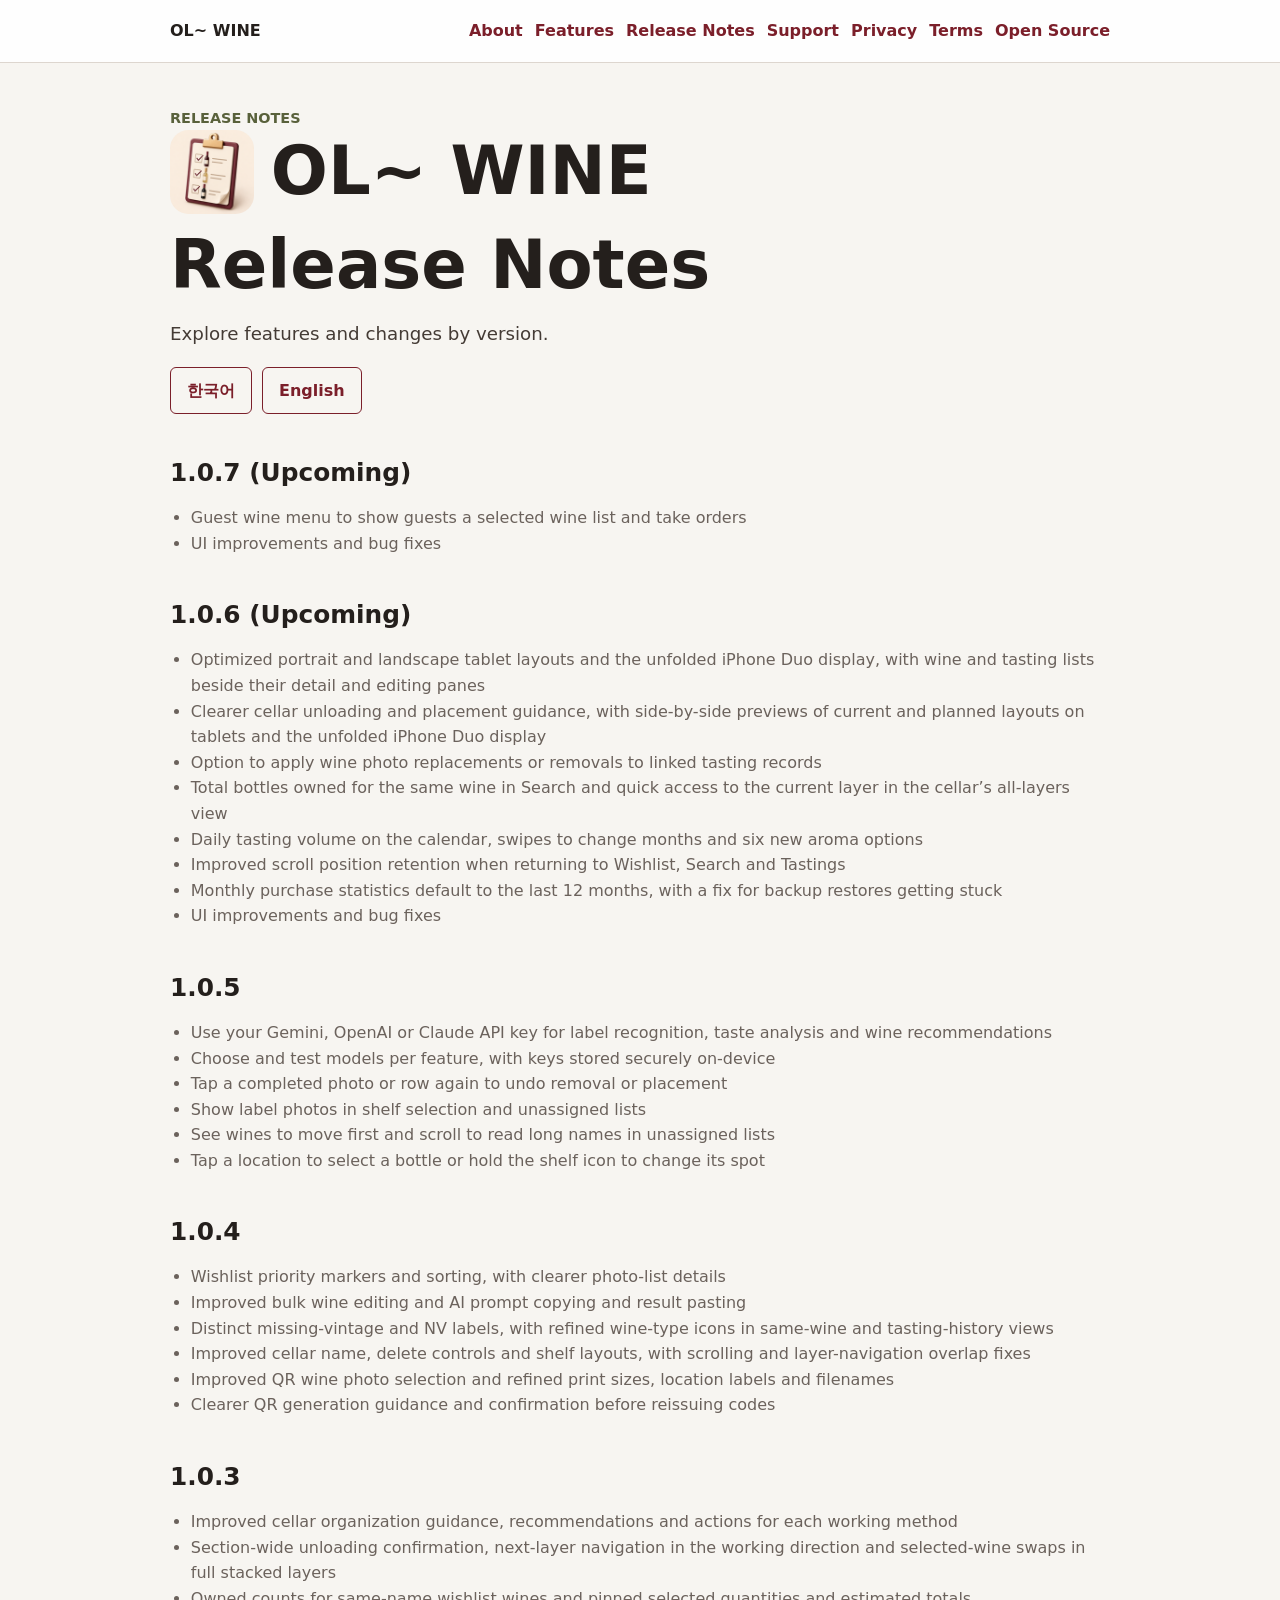
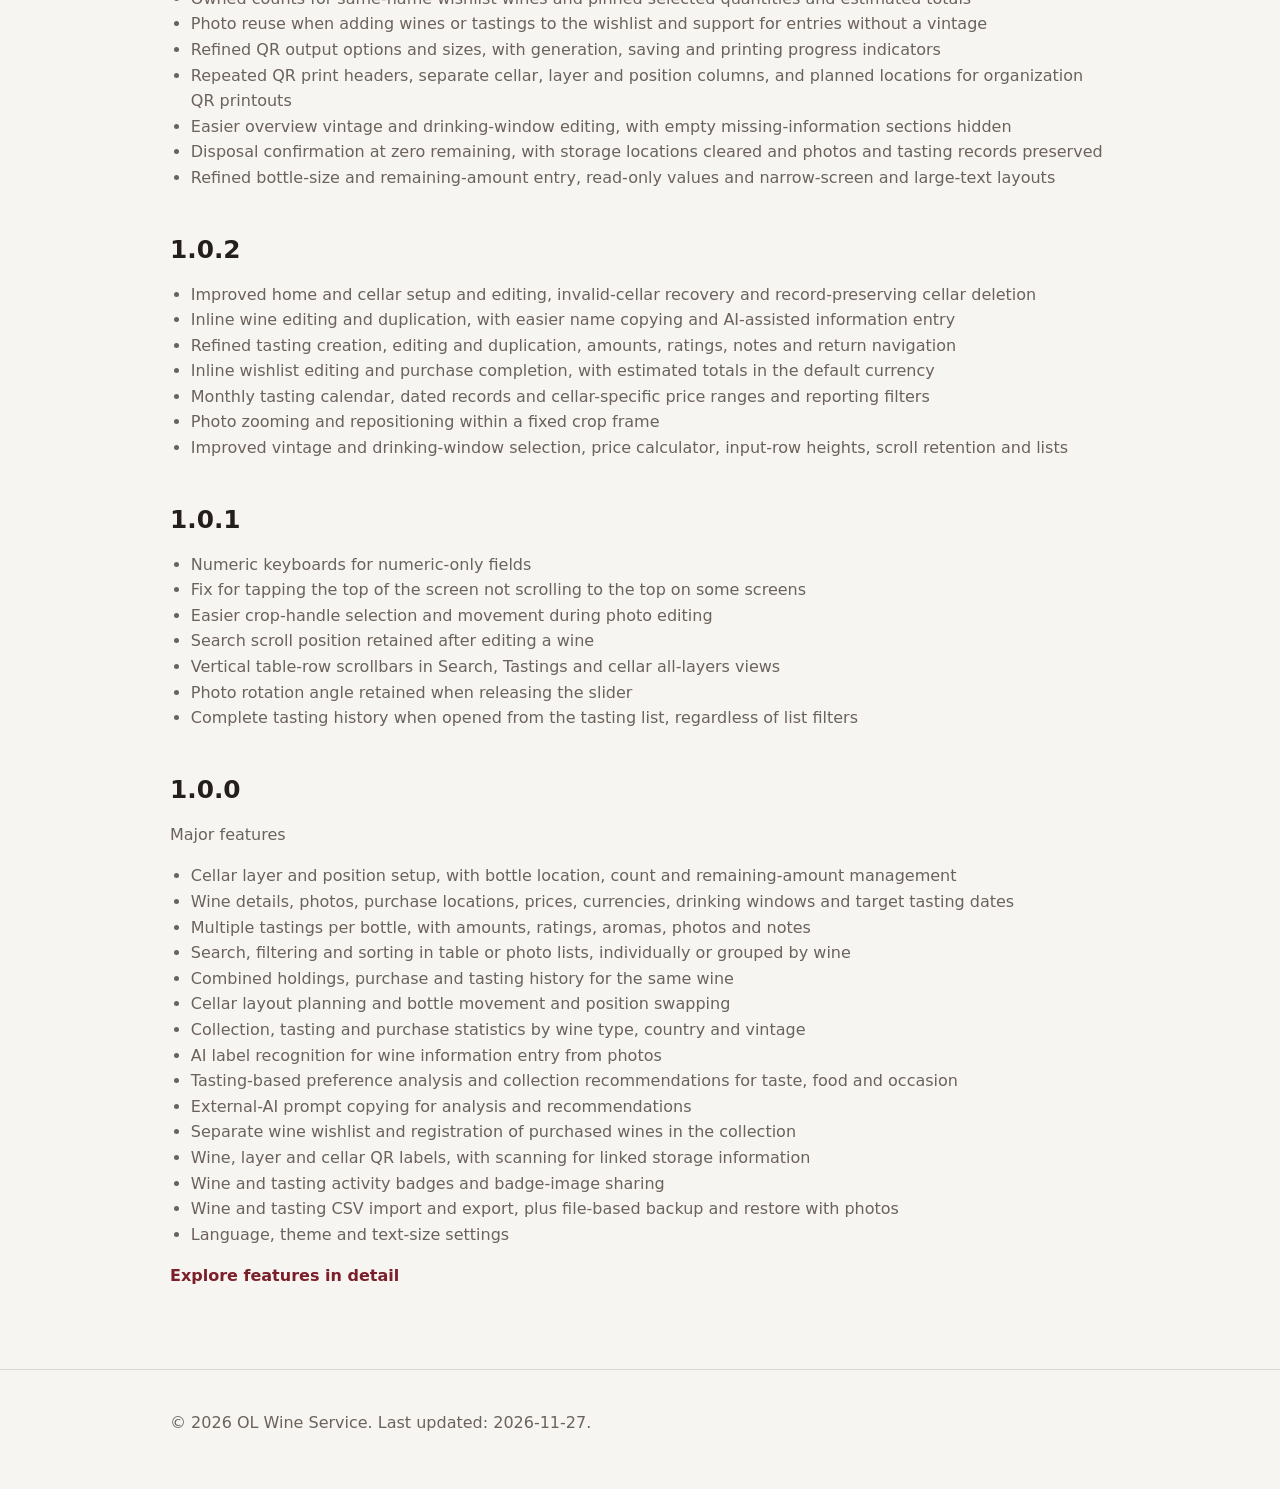
<file: release-notes-en.html>
<!doctype html>
<html lang="en">
  <head>
    <meta charset="utf-8">
    <meta name="viewport" content="width=device-width, initial-scale=1">
    <title>Release Notes | OL~ WINE</title>
    <meta name="description" content="Release notes for OL~ WINE. Explore features and improvements by version.">
    <link rel="stylesheet" href="styles.css">
  </head>
  <body>
    <header class="site-header">
      <nav class="nav" aria-label="Main navigation">
        <a class="brand" href="index.html">OL~ WINE</a>
        <div class="nav-links">
          <a href="about.html">About</a>
          <a href="features.html">Features</a>
          <a href="release-notes-en.html" aria-current="page">Release Notes</a>
          <a href="support.html">Support</a>
          <a href="privacy.html">Privacy</a>
          <a href="terms.html">Terms</a>
          <a href="open-source.html">Open Source</a>
        </div>
      </nav>
    </header>

    <main>
      <p class="eyebrow">Release Notes</p>
      <h1 class="app-title"><span class="app-title-brand"><img src="images/app-icon.png" width="180" height="180" alt="">OL~ WINE</span> <span>Release Notes</span></h1>
      <p class="lead">Explore features and changes by version.</p>
      <nav class="actions" aria-label="언어 / Language">
        <a class="button secondary" href="release-notes.html" lang="ko">한국어</a>
        <a class="button secondary" href="release-notes-en.html" lang="en" aria-current="page">English</a>
      </nav>

      <section aria-labelledby="version-1-0-7-en">
        <h2 id="version-1-0-7-en">1.0.7 (Upcoming)</h2>
        <ul>
          <li>Guest wine menu to show guests a selected wine list and take orders</li>
          <li>UI improvements and bug fixes</li>
        </ul>
      </section>

      <section aria-labelledby="version-1-0-6-en">
        <h2 id="version-1-0-6-en">1.0.6 (Upcoming)</h2>
        <ul>
          <li>Optimized portrait and landscape tablet layouts and the unfolded iPhone Duo display, with wine and tasting lists beside their detail and editing panes</li>
          <li>Clearer cellar unloading and placement guidance, with side-by-side previews of current and planned layouts on tablets and the unfolded iPhone Duo display</li>
          <li>Option to apply wine photo replacements or removals to linked tasting records</li>
          <li>Total bottles owned for the same wine in Search and quick access to the current layer in the cellar’s all-layers view</li>
          <li>Daily tasting volume on the calendar, swipes to change months and six new aroma options</li>
          <li>Improved scroll position retention when returning to Wishlist, Search and Tastings</li>
          <li>Monthly purchase statistics default to the last 12 months, with a fix for backup restores getting stuck</li>
          <li>UI improvements and bug fixes</li>
        </ul>
      </section>

      <section aria-labelledby="version-1-0-5-en">
        <h2 id="version-1-0-5-en">1.0.5</h2>
        <ul>
          <li>Use your Gemini, OpenAI or Claude API key for label recognition, taste analysis and wine recommendations</li>
          <li>Choose and test models per feature, with keys stored securely on-device</li>
          <li>Tap a completed photo or row again to undo removal or placement</li>
          <li>Show label photos in shelf selection and unassigned lists</li>
          <li>See wines to move first and scroll to read long names in unassigned lists</li>
          <li>Tap a location to select a bottle or hold the shelf icon to change its spot</li>
        </ul>
      </section>

      <section aria-labelledby="version-1-0-4-en">
        <h2 id="version-1-0-4-en">1.0.4</h2>
        <ul>
          <li>Wishlist priority markers and sorting, with clearer photo-list details</li>
          <li>Improved bulk wine editing and AI prompt copying and result pasting</li>
          <li>Distinct missing-vintage and NV labels, with refined wine-type icons in same-wine and tasting-history views</li>
          <li>Improved cellar name, delete controls and shelf layouts, with scrolling and layer-navigation overlap fixes</li>
          <li>Improved QR wine photo selection and refined print sizes, location labels and filenames</li>
          <li>Clearer QR generation guidance and confirmation before reissuing codes</li>
        </ul>
      </section>

      <section aria-labelledby="version-1-0-3-en">
        <h2 id="version-1-0-3-en">1.0.3</h2>
        <ul>
          <li>Improved cellar organization guidance, recommendations and actions for each working method</li>
          <li>Section-wide unloading confirmation, next-layer navigation in the working direction and selected-wine swaps in full stacked layers</li>
          <li>Owned counts for same-name wishlist wines and pinned selected quantities and estimated totals</li>
          <li>Photo reuse when adding wines or tastings to the wishlist and support for entries without a vintage</li>
          <li>Refined QR output options and sizes, with generation, saving and printing progress indicators</li>
          <li>Repeated QR print headers, separate cellar, layer and position columns, and planned locations for organization QR printouts</li>
          <li>Easier overview vintage and drinking-window editing, with empty missing-information sections hidden</li>
          <li>Disposal confirmation at zero remaining, with storage locations cleared and photos and tasting records preserved</li>
          <li>Refined bottle-size and remaining-amount entry, read-only values and narrow-screen and large-text layouts</li>
        </ul>
      </section>

      <section aria-labelledby="version-1-0-2-en">
        <h2 id="version-1-0-2-en">1.0.2</h2>
        <ul>
          <li>Improved home and cellar setup and editing, invalid-cellar recovery and record-preserving cellar deletion</li>
          <li>Inline wine editing and duplication, with easier name copying and AI-assisted information entry</li>
          <li>Refined tasting creation, editing and duplication, amounts, ratings, notes and return navigation</li>
          <li>Inline wishlist editing and purchase completion, with estimated totals in the default currency</li>
          <li>Monthly tasting calendar, dated records and cellar-specific price ranges and reporting filters</li>
          <li>Photo zooming and repositioning within a fixed crop frame</li>
          <li>Improved vintage and drinking-window selection, price calculator, input-row heights, scroll retention and lists</li>
        </ul>
      </section>

      <section aria-labelledby="version-1-0-1-en">
        <h2 id="version-1-0-1-en">1.0.1</h2>
        <ul>
          <li>Numeric keyboards for numeric-only fields</li>
          <li>Fix for tapping the top of the screen not scrolling to the top on some screens</li>
          <li>Easier crop-handle selection and movement during photo editing</li>
          <li>Search scroll position retained after editing a wine</li>
          <li>Vertical table-row scrollbars in Search, Tastings and cellar all-layers views</li>
          <li>Photo rotation angle retained when releasing the slider</li>
          <li>Complete tasting history when opened from the tasting list, regardless of list filters</li>
        </ul>
      </section>

      <section lang="en" aria-labelledby="version-1-0-0-en">
        <h2 id="version-1-0-0-en">1.0.0</h2>
        <p>Major features</p>
        <ul>
          <li>Cellar layer and position setup, with bottle location, count and remaining-amount management</li>
          <li>Wine details, photos, purchase locations, prices, currencies, drinking windows and target tasting dates</li>
          <li>Multiple tastings per bottle, with amounts, ratings, aromas, photos and notes</li>
          <li>Search, filtering and sorting in table or photo lists, individually or grouped by wine</li>
          <li>Combined holdings, purchase and tasting history for the same wine</li>
          <li>Cellar layout planning and bottle movement and position swapping</li>
          <li>Collection, tasting and purchase statistics by wine type, country and vintage</li>
          <li>AI label recognition for wine information entry from photos</li>
          <li>Tasting-based preference analysis and collection recommendations for taste, food and occasion</li>
          <li>External-AI prompt copying for analysis and recommendations</li>
          <li>Separate wine wishlist and registration of purchased wines in the collection</li>
          <li>Wine, layer and cellar QR labels, with scanning for linked storage information</li>
          <li>Wine and tasting activity badges and badge-image sharing</li>
          <li>Wine and tasting CSV import and export, plus file-based backup and restore with photos</li>
          <li>Language, theme and text-size settings</li>
        </ul>
        <p><a class="inline-link" href="features.html#en">Explore features in detail</a></p>
      </section>
    </main>

    <footer class="footer">
      <div class="footer-inner">
        <p>© 2026 OL Wine Service. Last updated: 2026-11-27.</p>
      </div>
    </footer>
  </body>
</html>
</file>
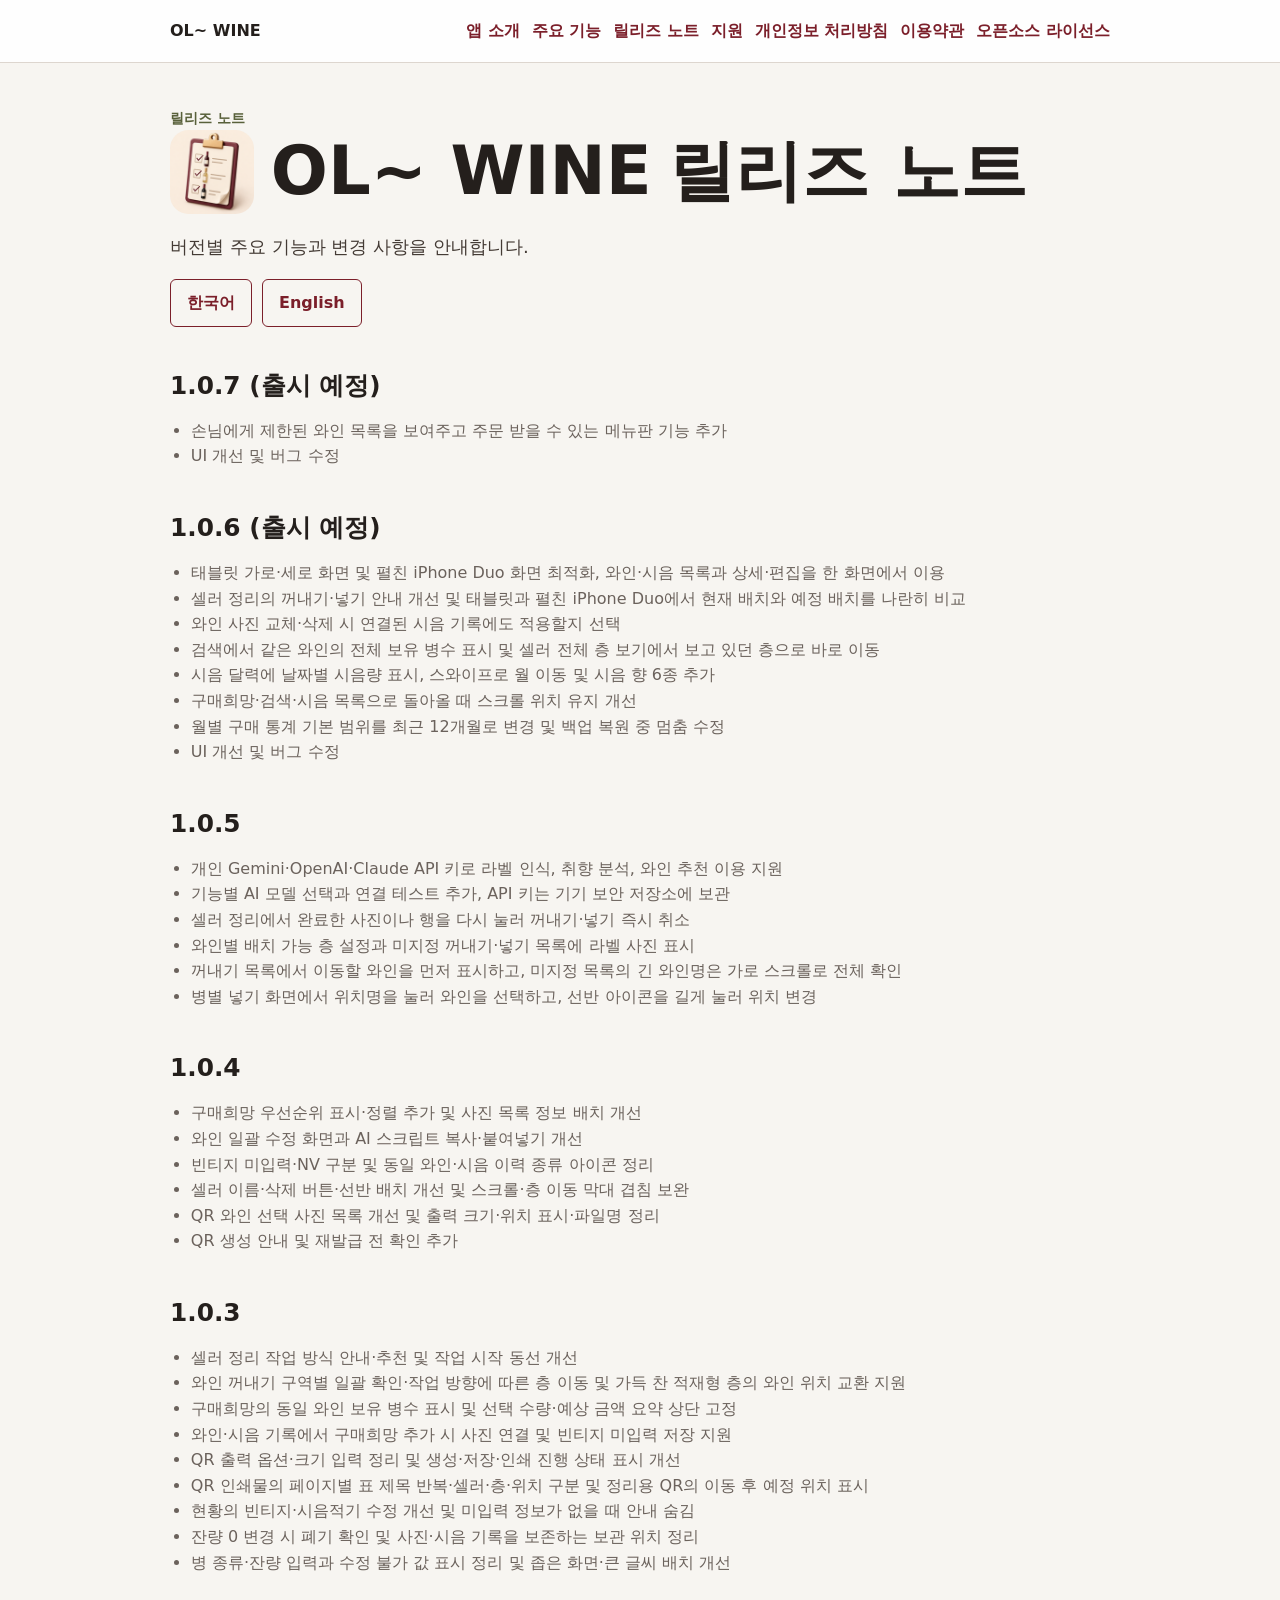
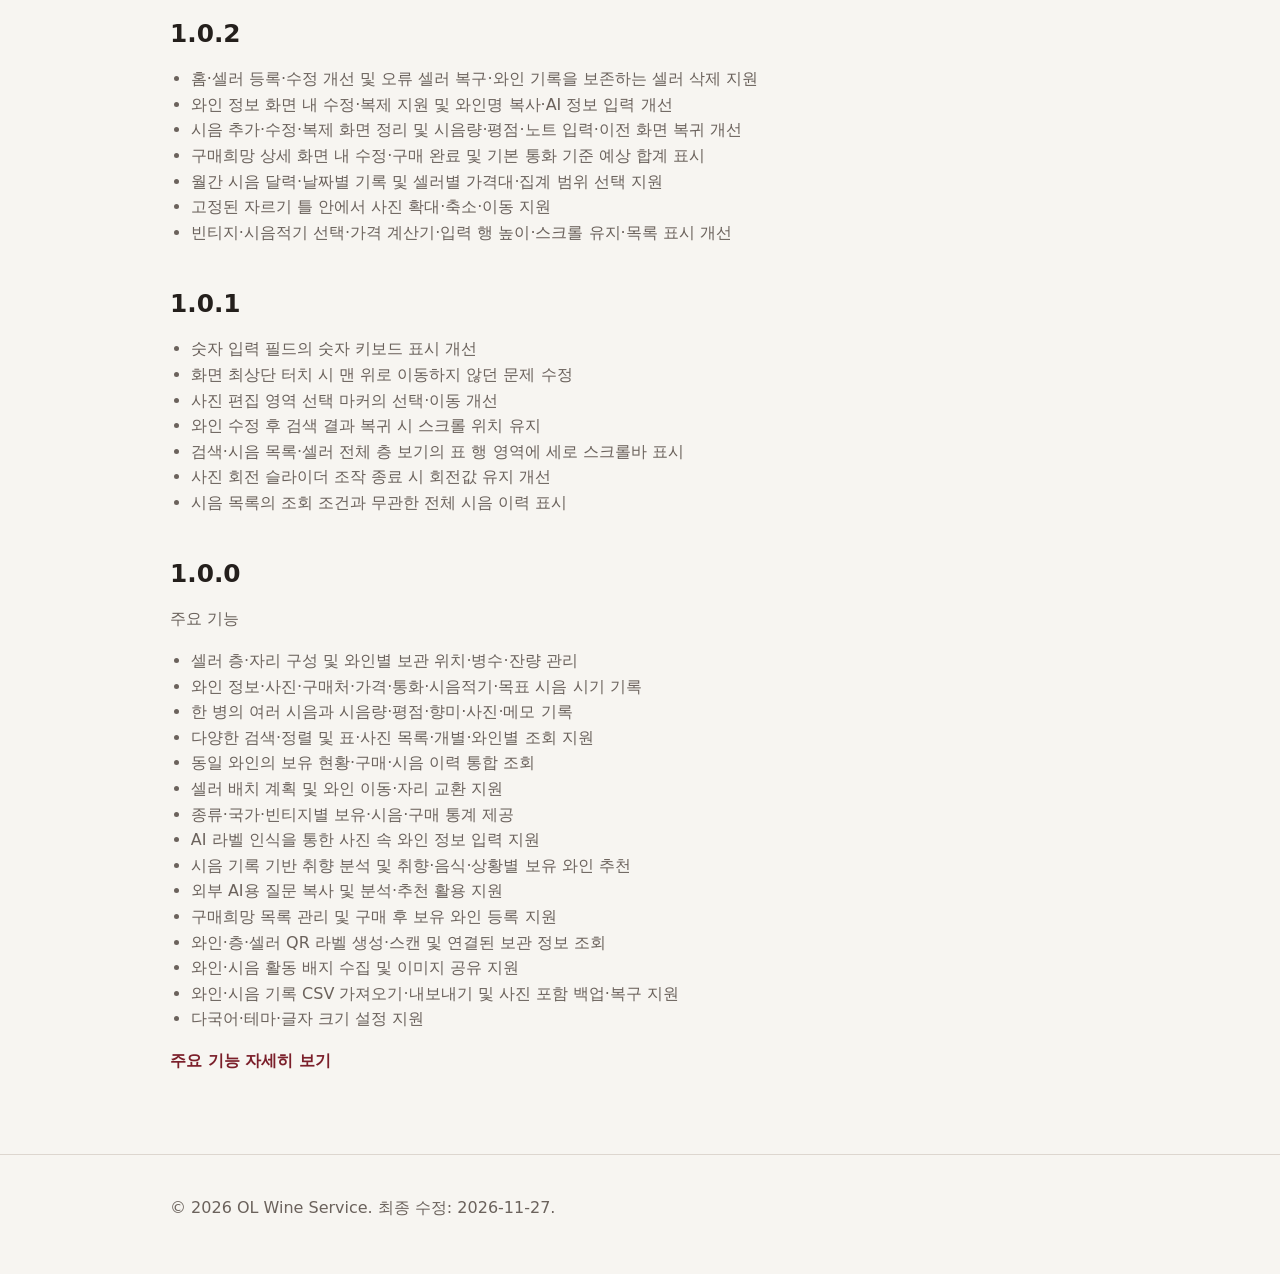
<file: release-notes.html>
<!doctype html>
<html lang="ko">
  <head>
    <meta charset="utf-8">
    <meta name="viewport" content="width=device-width, initial-scale=1">
    <title>릴리즈 노트 | OL~ WINE</title>
    <meta name="description" content="OL~ WINE 릴리즈 노트. 버전별 주요 기능과 개선 사항을 확인하세요.">
    <link rel="stylesheet" href="styles.css">
  </head>
  <body>
    <header class="site-header">
      <nav class="nav" aria-label="주 메뉴">
        <a class="brand" href="index.html">OL~ WINE</a>
        <div class="nav-links">
          <a href="about.html">앱 소개</a>
          <a href="features.html">주요 기능</a>
          <a href="release-notes.html" aria-current="page">릴리즈 노트</a>
          <a href="support.html">지원</a>
          <a href="privacy.html">개인정보 처리방침</a>
          <a href="terms.html">이용약관</a>
          <a href="open-source.html">오픈소스 라이선스</a>
        </div>
      </nav>
    </header>

    <main>
      <p class="eyebrow">릴리즈 노트</p>
      <h1 class="app-title"><span class="app-title-brand"><img src="images/app-icon.png" width="180" height="180" alt="">OL~ WINE</span> <span>릴리즈 노트</span></h1>
      <p class="lead">버전별 주요 기능과 변경 사항을 안내합니다.</p>
      <nav class="actions" aria-label="언어 / Language">
        <a class="button secondary" href="release-notes.html" lang="ko" aria-current="page">한국어</a>
        <a class="button secondary" href="release-notes-en.html" lang="en">English</a>
      </nav>

      <section aria-labelledby="version-1-0-7-ko">
        <h2 id="version-1-0-7-ko">1.0.7 (출시 예정)</h2>
        <ul>
          <li>손님에게 제한된 와인 목록을 보여주고 주문 받을 수 있는 메뉴판 기능 추가</li>
          <li>UI 개선 및 버그 수정</li>
        </ul>
      </section>

      <section aria-labelledby="version-1-0-6-ko">
        <h2 id="version-1-0-6-ko">1.0.6 (출시 예정)</h2>
        <ul>
          <li>태블릿 가로·세로 화면 및 펼친 iPhone Duo 화면 최적화, 와인·시음 목록과 상세·편집을 한 화면에서 이용</li>
          <li>셀러 정리의 꺼내기·넣기 안내 개선 및 태블릿과 펼친 iPhone Duo에서 현재 배치와 예정 배치를 나란히 비교</li>
          <li>와인 사진 교체·삭제 시 연결된 시음 기록에도 적용할지 선택</li>
          <li>검색에서 같은 와인의 전체 보유 병수 표시 및 셀러 전체 층 보기에서 보고 있던 층으로 바로 이동</li>
          <li>시음 달력에 날짜별 시음량 표시, 스와이프로 월 이동 및 시음 향 6종 추가</li>
          <li>구매희망·검색·시음 목록으로 돌아올 때 스크롤 위치 유지 개선</li>
          <li>월별 구매 통계 기본 범위를 최근 12개월로 변경 및 백업 복원 중 멈춤 수정</li>
          <li>UI 개선 및 버그 수정</li>
        </ul>
      </section>

      <section aria-labelledby="version-1-0-5-ko">
        <h2 id="version-1-0-5-ko">1.0.5</h2>
        <ul>
          <li>개인 Gemini·OpenAI·Claude API 키로 라벨 인식, 취향 분석, 와인 추천 이용 지원</li>
          <li>기능별 AI 모델 선택과 연결 테스트 추가, API 키는 기기 보안 저장소에 보관</li>
          <li>셀러 정리에서 완료한 사진이나 행을 다시 눌러 꺼내기·넣기 즉시 취소</li>
          <li>와인별 배치 가능 층 설정과 미지정 꺼내기·넣기 목록에 라벨 사진 표시</li>
          <li>꺼내기 목록에서 이동할 와인을 먼저 표시하고, 미지정 목록의 긴 와인명은 가로 스크롤로 전체 확인</li>
          <li>병별 넣기 화면에서 위치명을 눌러 와인을 선택하고, 선반 아이콘을 길게 눌러 위치 변경</li>
        </ul>
      </section>

      <section aria-labelledby="version-1-0-4-ko">
        <h2 id="version-1-0-4-ko">1.0.4</h2>
        <ul>
          <li>구매희망 우선순위 표시·정렬 추가 및 사진 목록 정보 배치 개선</li>
          <li>와인 일괄 수정 화면과 AI 스크립트 복사·붙여넣기 개선</li>
          <li>빈티지 미입력·NV 구분 및 동일 와인·시음 이력 종류 아이콘 정리</li>
          <li>셀러 이름·삭제 버튼·선반 배치 개선 및 스크롤·층 이동 막대 겹침 보완</li>
          <li>QR 와인 선택 사진 목록 개선 및 출력 크기·위치 표시·파일명 정리</li>
          <li>QR 생성 안내 및 재발급 전 확인 추가</li>
        </ul>
      </section>

      <section aria-labelledby="version-1-0-3-ko">
        <h2 id="version-1-0-3-ko">1.0.3</h2>
        <ul>
          <li>셀러 정리 작업 방식 안내·추천 및 작업 시작 동선 개선</li>
          <li>와인 꺼내기 구역별 일괄 확인·작업 방향에 따른 층 이동 및 가득 찬 적재형 층의 와인 위치 교환 지원</li>
          <li>구매희망의 동일 와인 보유 병수 표시 및 선택 수량·예상 금액 요약 상단 고정</li>
          <li>와인·시음 기록에서 구매희망 추가 시 사진 연결 및 빈티지 미입력 저장 지원</li>
          <li>QR 출력 옵션·크기 입력 정리 및 생성·저장·인쇄 진행 상태 표시 개선</li>
          <li>QR 인쇄물의 페이지별 표 제목 반복·셀러·층·위치 구분 및 정리용 QR의 이동 후 예정 위치 표시</li>
          <li>현황의 빈티지·시음적기 수정 개선 및 미입력 정보가 없을 때 안내 숨김</li>
          <li>잔량 0 변경 시 폐기 확인 및 사진·시음 기록을 보존하는 보관 위치 정리</li>
          <li>병 종류·잔량 입력과 수정 불가 값 표시 정리 및 좁은 화면·큰 글씨 배치 개선</li>
        </ul>
      </section>

      <section aria-labelledby="version-1-0-2-ko">
        <h2 id="version-1-0-2-ko">1.0.2</h2>
        <ul>
          <li>홈·셀러 등록·수정 개선 및 오류 셀러 복구·와인 기록을 보존하는 셀러 삭제 지원</li>
          <li>와인 정보 화면 내 수정·복제 지원 및 와인명 복사·AI 정보 입력 개선</li>
          <li>시음 추가·수정·복제 화면 정리 및 시음량·평점·노트 입력·이전 화면 복귀 개선</li>
          <li>구매희망 상세 화면 내 수정·구매 완료 및 기본 통화 기준 예상 합계 표시</li>
          <li>월간 시음 달력·날짜별 기록 및 셀러별 가격대·집계 범위 선택 지원</li>
          <li>고정된 자르기 틀 안에서 사진 확대·축소·이동 지원</li>
          <li>빈티지·시음적기 선택·가격 계산기·입력 행 높이·스크롤 유지·목록 표시 개선</li>
        </ul>
      </section>

      <section aria-labelledby="version-1-0-1-ko">
        <h2 id="version-1-0-1-ko">1.0.1</h2>
        <ul>
          <li>숫자 입력 필드의 숫자 키보드 표시 개선</li>
          <li>화면 최상단 터치 시 맨 위로 이동하지 않던 문제 수정</li>
          <li>사진 편집 영역 선택 마커의 선택·이동 개선</li>
          <li>와인 수정 후 검색 결과 복귀 시 스크롤 위치 유지</li>
          <li>검색·시음 목록·셀러 전체 층 보기의 표 행 영역에 세로 스크롤바 표시</li>
          <li>사진 회전 슬라이더 조작 종료 시 회전값 유지 개선</li>
          <li>시음 목록의 조회 조건과 무관한 전체 시음 이력 표시</li>
        </ul>
      </section>

      <section lang="ko" aria-labelledby="version-1-0-0-ko">
        <h2 id="version-1-0-0-ko">1.0.0</h2>
        <p>주요 기능</p>
        <ul>
          <li>셀러 층·자리 구성 및 와인별 보관 위치·병수·잔량 관리</li>
          <li>와인 정보·사진·구매처·가격·통화·시음적기·목표 시음 시기 기록</li>
          <li>한 병의 여러 시음과 시음량·평점·향미·사진·메모 기록</li>
          <li>다양한 검색·정렬 및 표·사진 목록·개별·와인별 조회 지원</li>
          <li>동일 와인의 보유 현황·구매·시음 이력 통합 조회</li>
          <li>셀러 배치 계획 및 와인 이동·자리 교환 지원</li>
          <li>종류·국가·빈티지별 보유·시음·구매 통계 제공</li>
          <li>AI 라벨 인식을 통한 사진 속 와인 정보 입력 지원</li>
          <li>시음 기록 기반 취향 분석 및 취향·음식·상황별 보유 와인 추천</li>
          <li>외부 AI용 질문 복사 및 분석·추천 활용 지원</li>
          <li>구매희망 목록 관리 및 구매 후 보유 와인 등록 지원</li>
          <li>와인·층·셀러 QR 라벨 생성·스캔 및 연결된 보관 정보 조회</li>
          <li>와인·시음 활동 배지 수집 및 이미지 공유 지원</li>
          <li>와인·시음 기록 CSV 가져오기·내보내기 및 사진 포함 백업·복구 지원</li>
          <li>다국어·테마·글자 크기 설정 지원</li>
        </ul>
        <p><a class="inline-link" href="features.html#ko">주요 기능 자세히 보기</a></p>
      </section>

    </main>

    <footer class="footer">
      <div class="footer-inner">
        <p>© 2026 OL Wine Service. 최종 수정: 2026-11-27.</p>
      </div>
    </footer>
  </body>
</html>
</file>
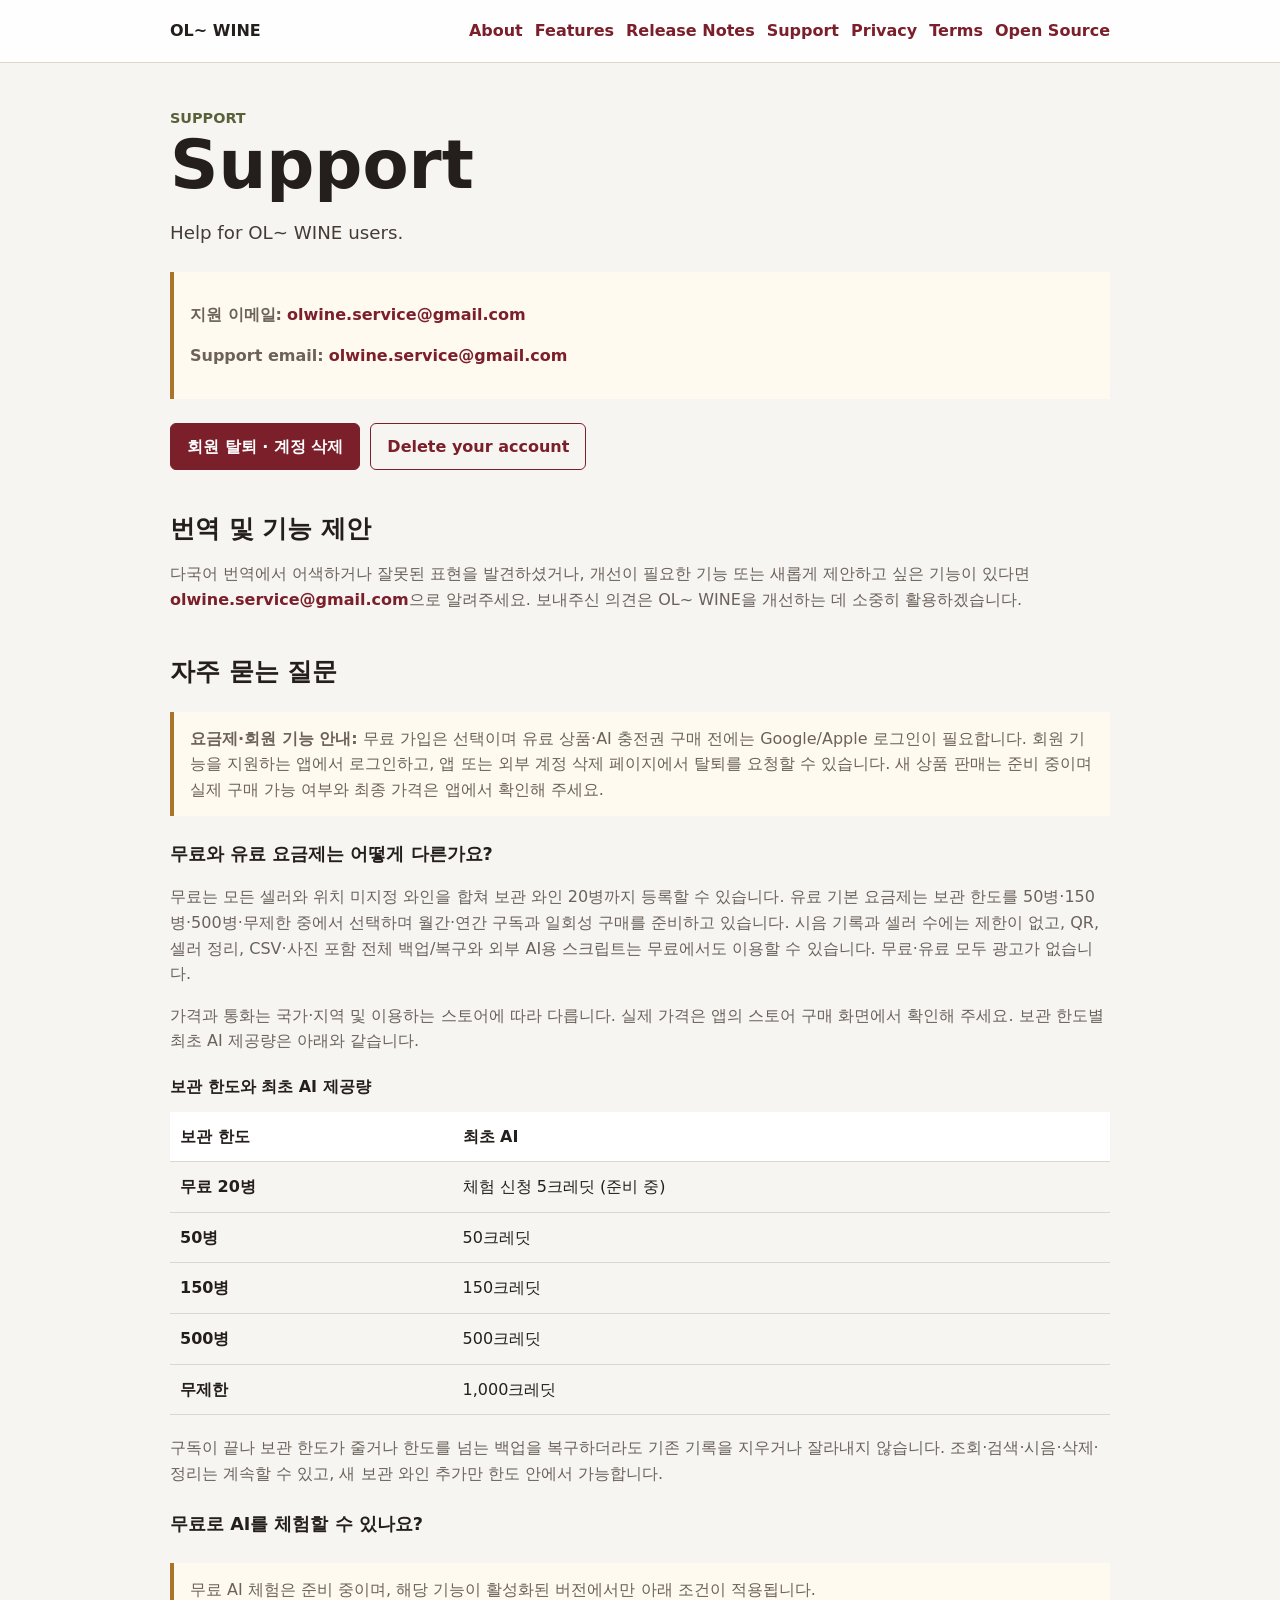
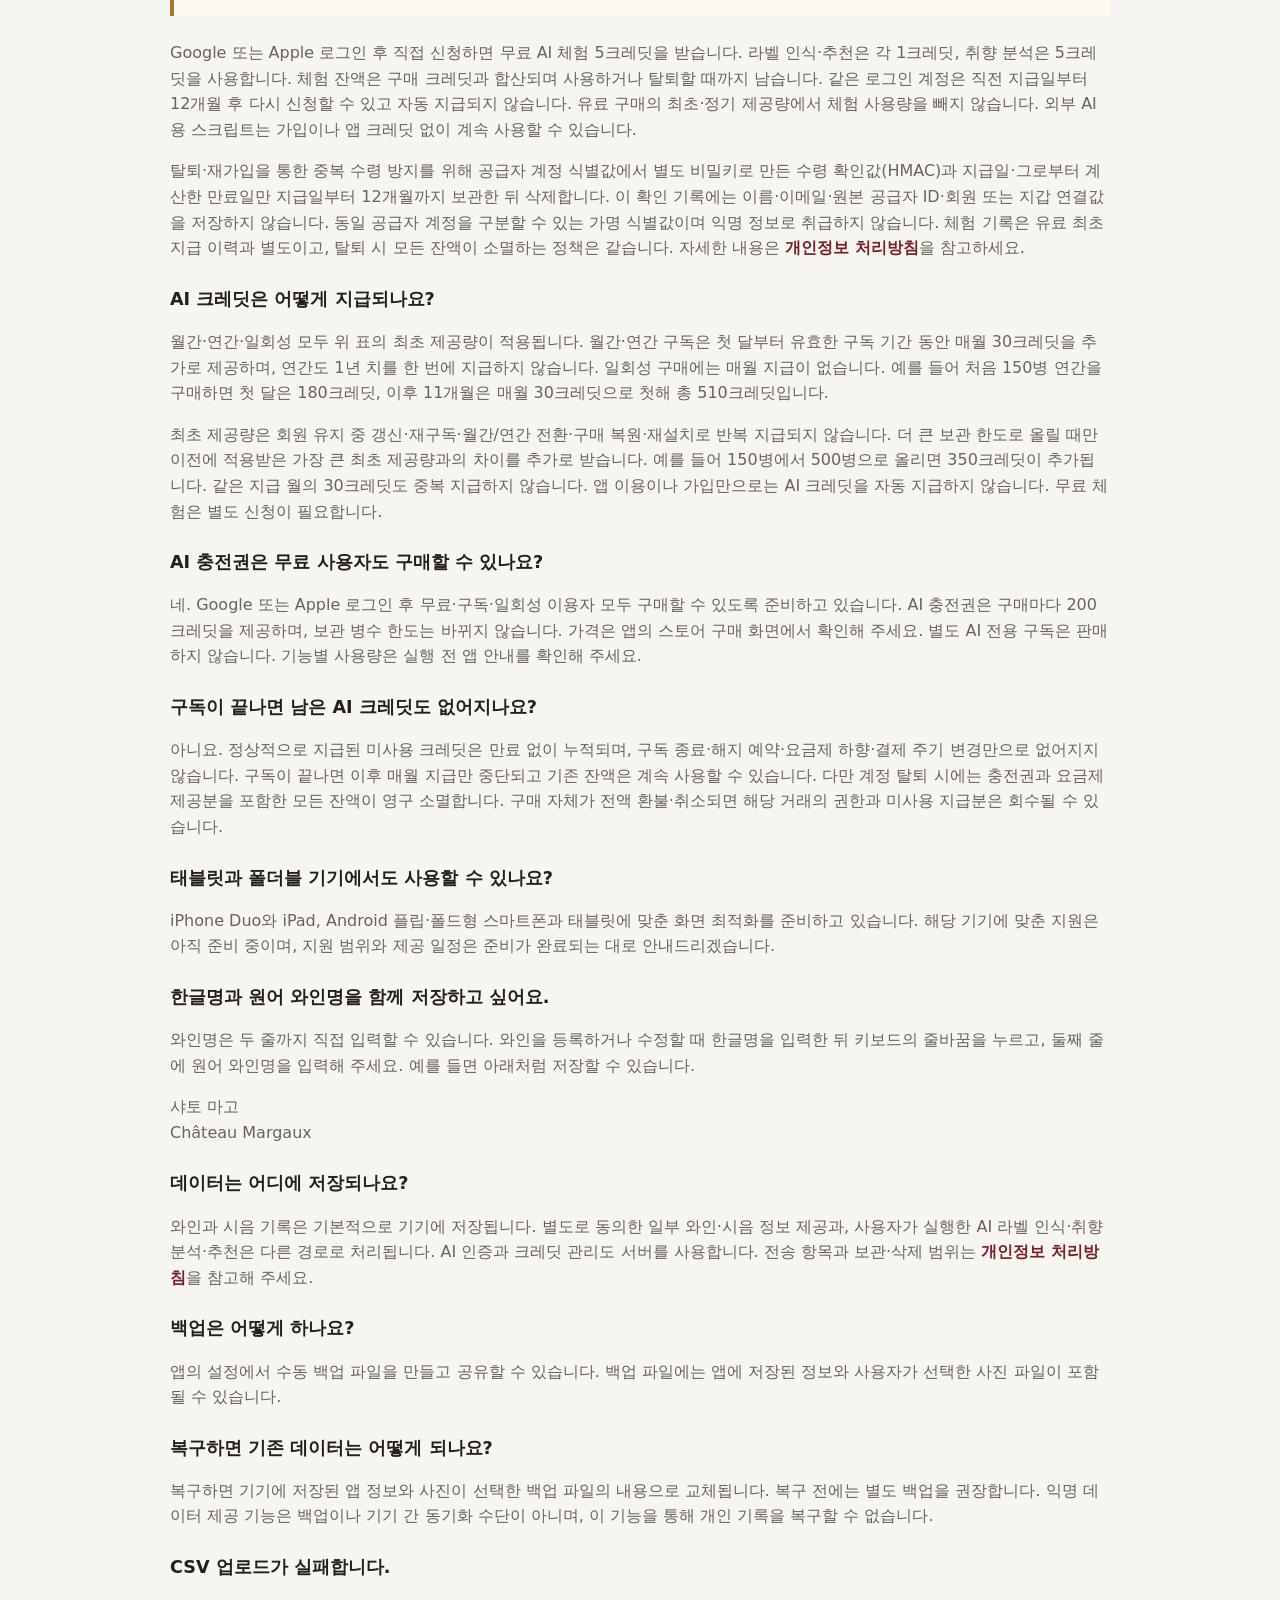
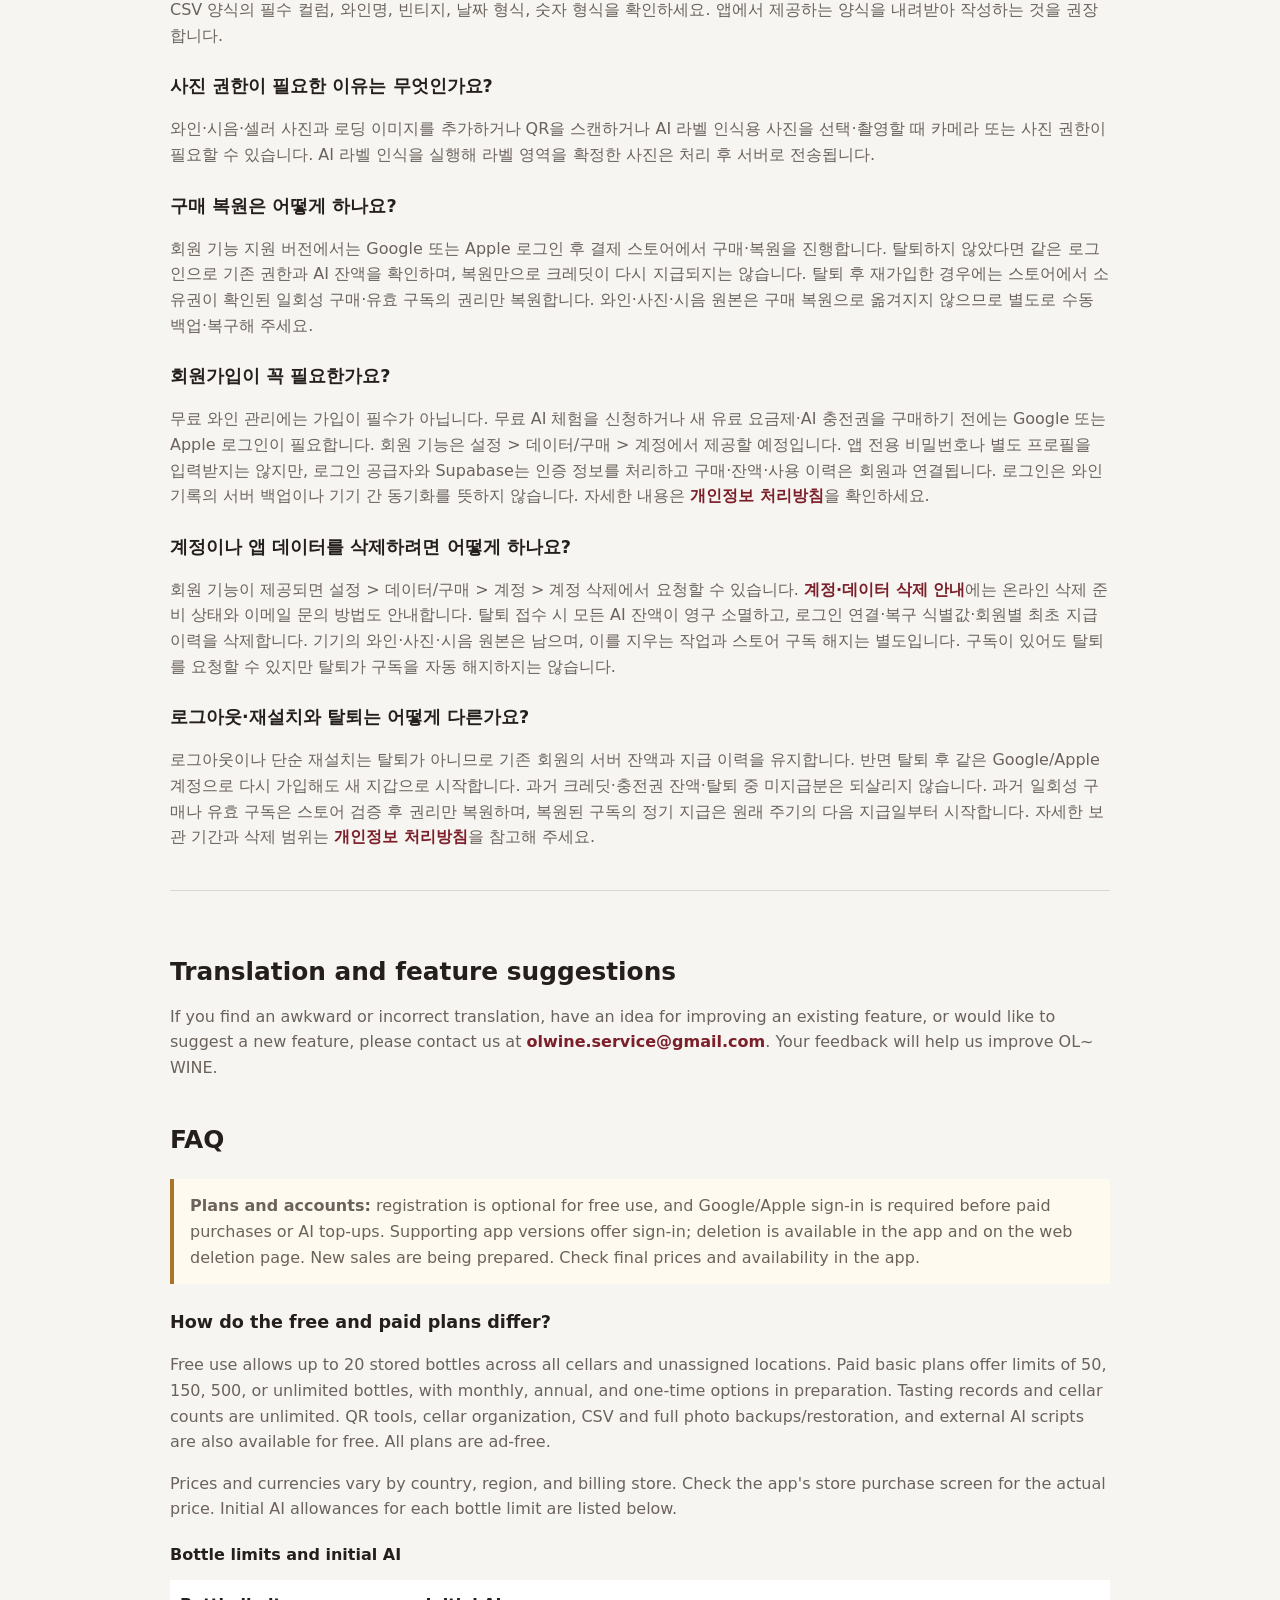
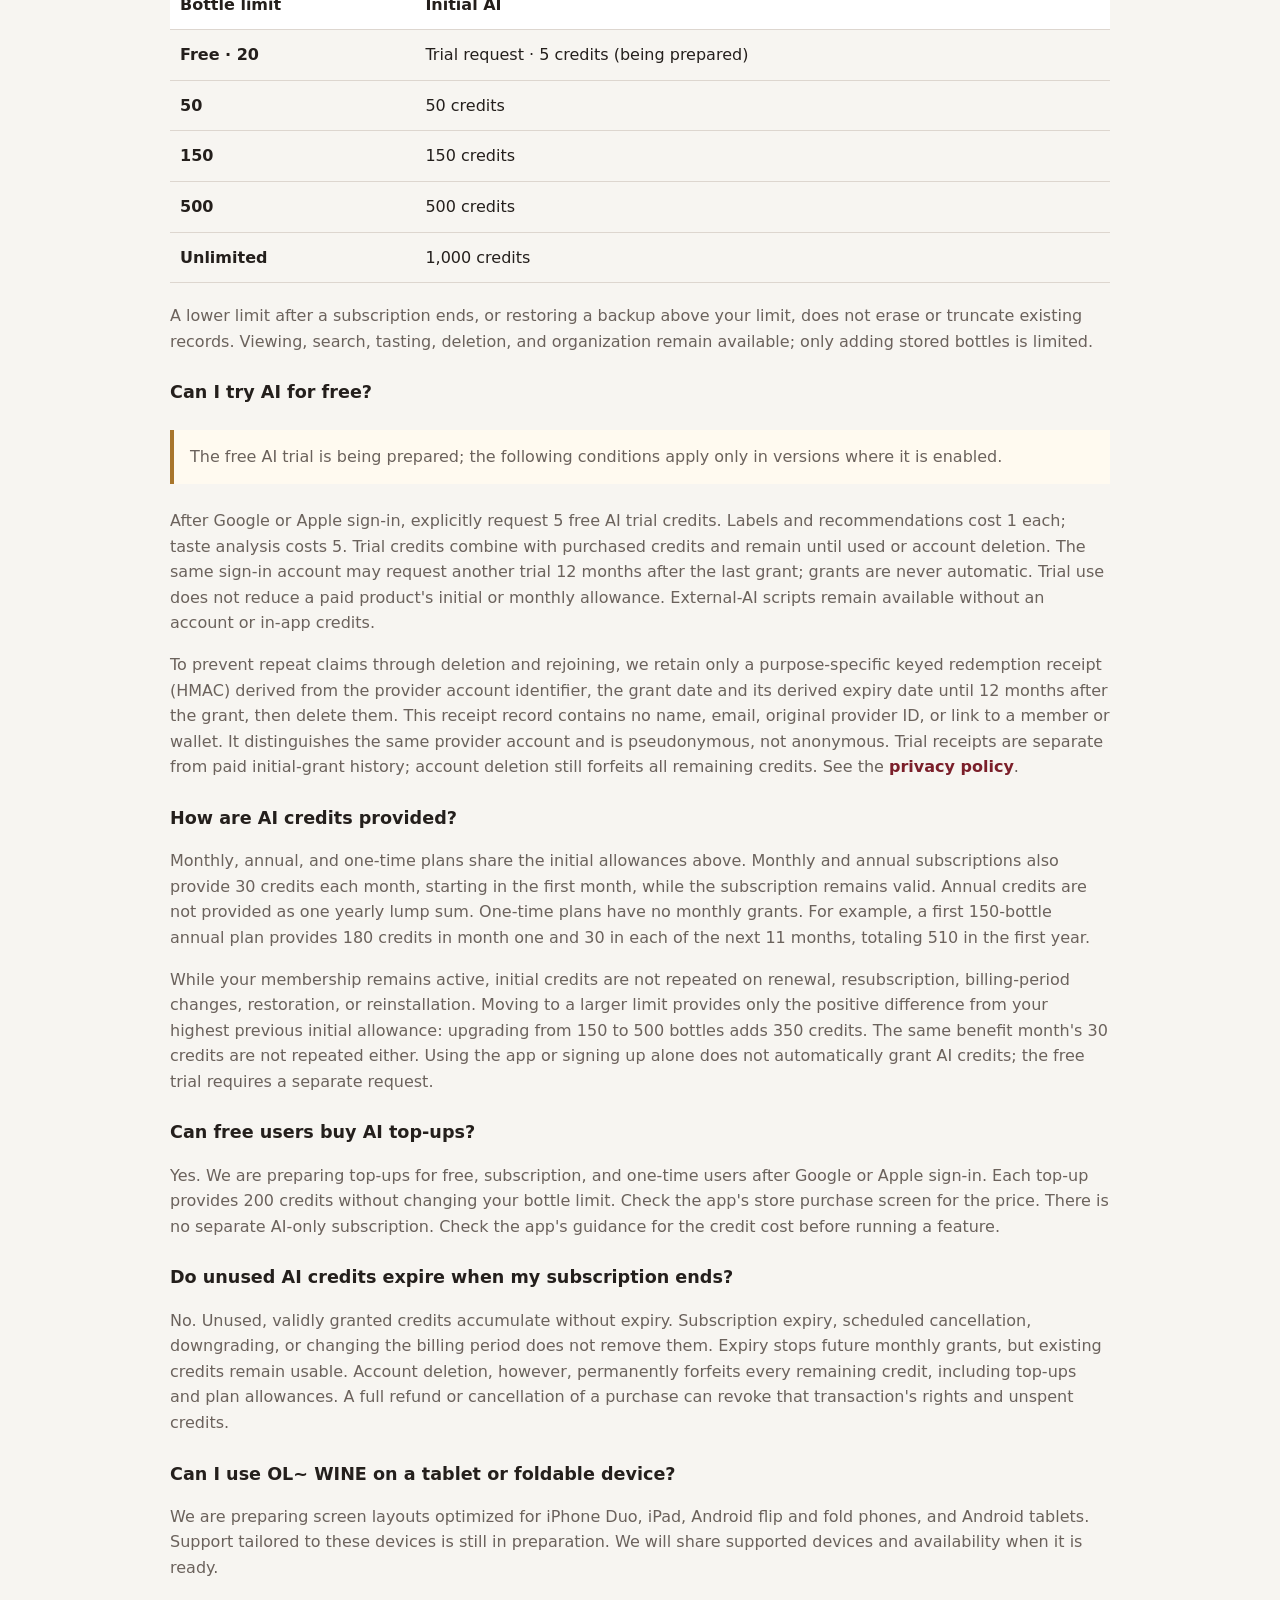
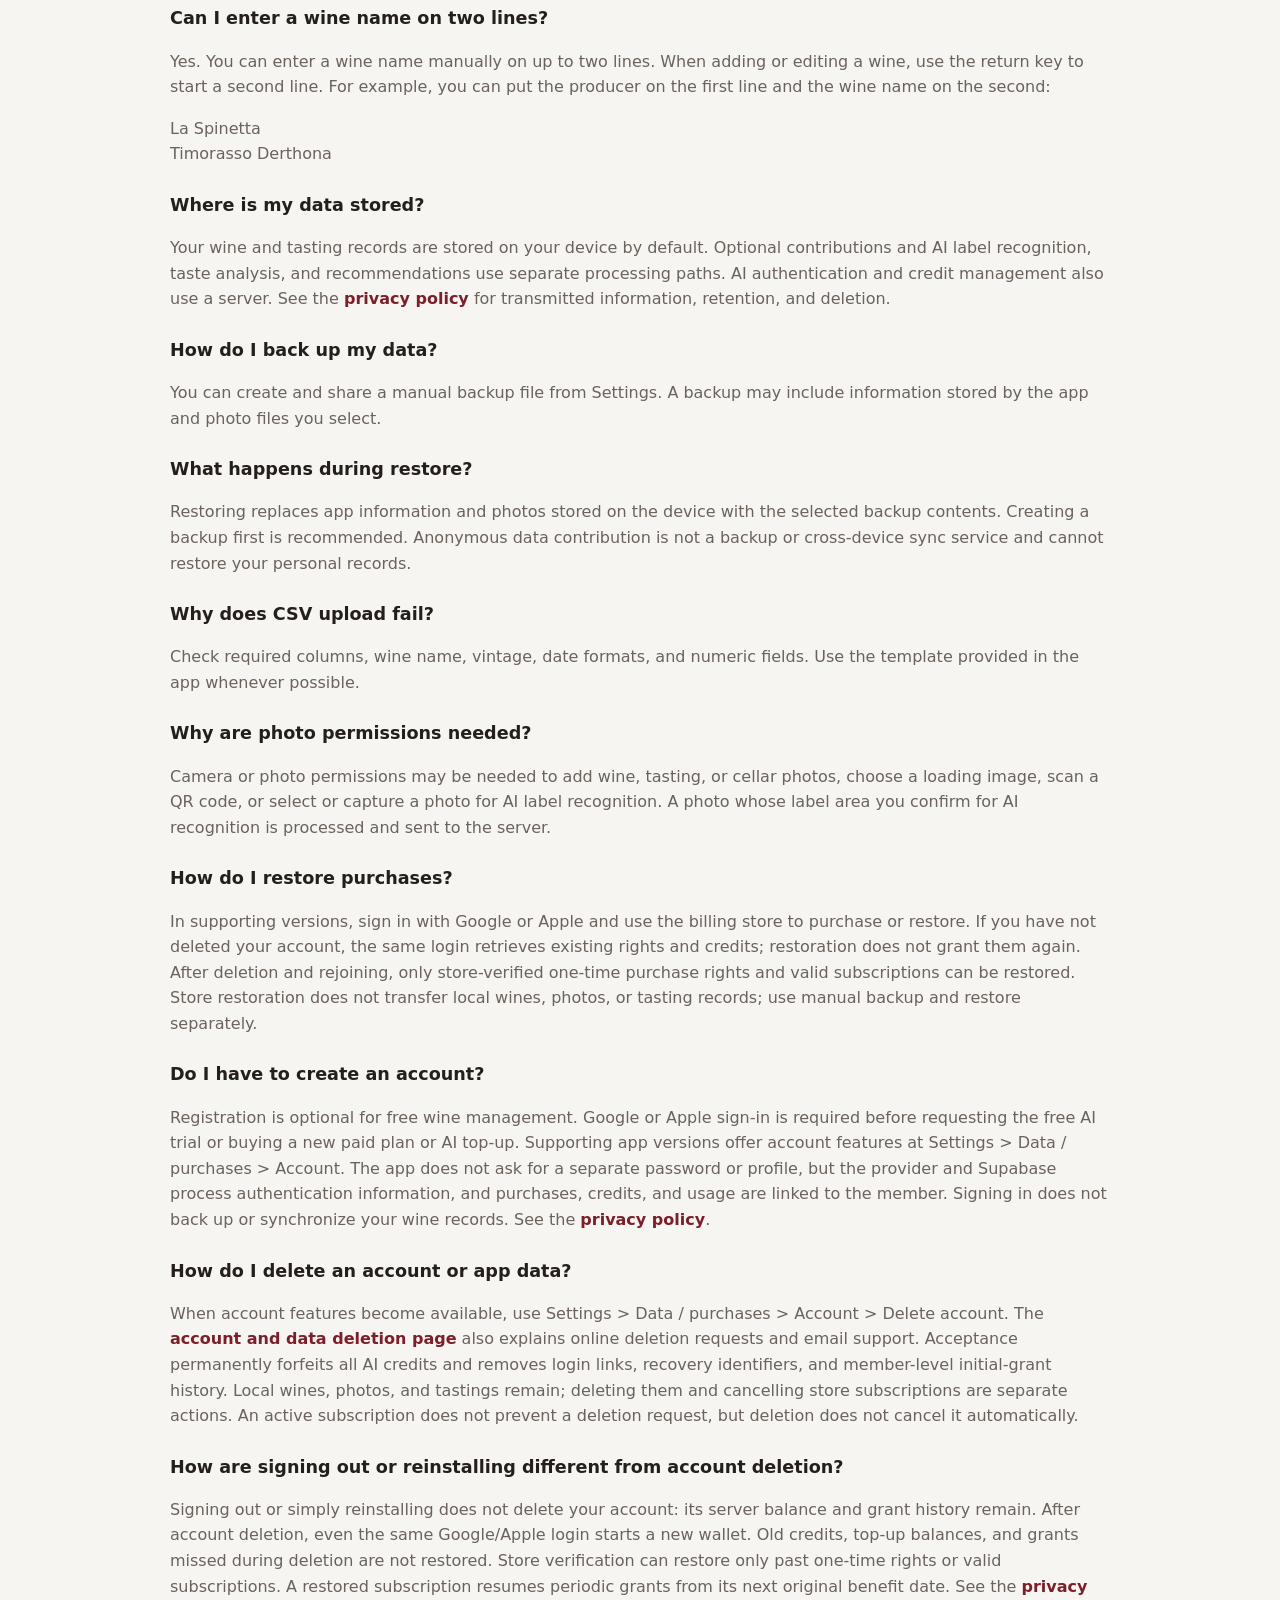
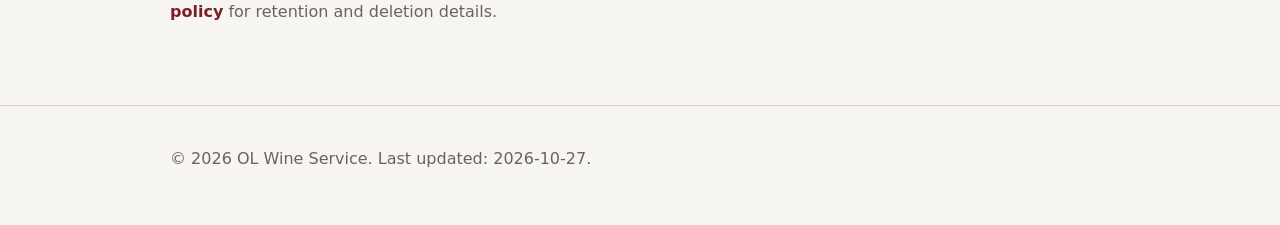
<file: support.html>
<!doctype html>
<html lang="ko">
  <head>
    <meta charset="utf-8">
    <meta name="viewport" content="width=device-width, initial-scale=1">
    <title>Support | OL~ WINE</title>
    <meta name="description" content="Support information for OL~ WINE.">
    <link rel="stylesheet" href="styles.css">
  </head>
  <body>
    <header class="site-header">
      <nav class="nav" aria-label="Main navigation">
        <a class="brand" href="index.html">OL~ WINE</a>
        <div class="nav-links">
          <a href="about.html">About</a>
          <a href="features.html">Features</a>
          <a href="release-notes.html">Release Notes</a>
          <a href="support.html">Support</a>
          <a href="privacy.html">Privacy</a>
          <a href="terms.html">Terms</a>
          <a href="open-source.html">Open Source</a>
        </div>
      </nav>
    </header>

    <main>
      <p class="eyebrow">Support</p>
      <h1>Support</h1>
      <p class="lead">Help for OL~ WINE users.</p>

      <div class="notice">
        <p><strong>지원 이메일:</strong> <a class="inline-link" href="mailto:olwine.service@gmail.com">olwine.service@gmail.com</a></p>
        <p><strong>Support email:</strong> <a class="inline-link" href="mailto:olwine.service@gmail.com">olwine.service@gmail.com</a></p>
      </div>

      <nav class="actions" aria-label="계정 관리 / Account management">
        <a class="button" href="account-deletion.html" lang="ko">회원 탈퇴 · 계정 삭제</a>
        <a class="button secondary" href="account-deletion.html" lang="en">Delete your account</a>
      </nav>

      <section lang="ko">
        <h2>번역 및 기능 제안</h2>
        <p>다국어 번역에서 어색하거나 잘못된 표현을 발견하셨거나, 개선이 필요한 기능 또는 새롭게 제안하고 싶은 기능이 있다면 <a class="inline-link" href="mailto:olwine.service@gmail.com">olwine.service@gmail.com</a>으로 알려주세요. 보내주신 의견은 OL~ WINE을 개선하는 데 소중히 활용하겠습니다.</p>

        <h2>자주 묻는 질문</h2>
        <p class="notice"><strong>요금제·회원 기능 안내:</strong> 무료 가입은 선택이며 유료 상품·AI 충전권 구매 전에는 Google/Apple 로그인이 필요합니다. 회원 기능을 지원하는 앱에서 로그인하고, 앱 또는 외부 계정 삭제 페이지에서 탈퇴를 요청할 수 있습니다. 새 상품 판매는 준비 중이며 실제 구매 가능 여부와 최종 가격은 앱에서 확인해 주세요.</p>

        <h3 id="plans-ko">무료와 유료 요금제는 어떻게 다른가요?</h3>
        <p>무료는 모든 셀러와 위치 미지정 와인을 합쳐 보관 와인 20병까지 등록할 수 있습니다. 유료 기본 요금제는 보관 한도를 50병·150병·500병·무제한 중에서 선택하며 월간·연간 구독과 일회성 구매를 준비하고 있습니다. 시음 기록과 셀러 수에는 제한이 없고, QR, 셀러 정리, CSV·사진 포함 전체 백업/복구와 외부 AI용 스크립트는 무료에서도 이용할 수 있습니다. 무료·유료 모두 광고가 없습니다.</p>
        <p>가격과 통화는 국가·지역 및 이용하는 스토어에 따라 다릅니다. 실제 가격은 앱의 스토어 구매 화면에서 확인해 주세요. 보관 한도별 최초 AI 제공량은 아래와 같습니다.</p>
        <div class="policy-table-wrap">
          <table class="policy-table policy-table--allowances">
            <caption>보관 한도와 최초 AI 제공량</caption>
            <thead><tr><th scope="col">보관 한도</th><th scope="col">최초 AI</th></tr></thead>
            <tbody>
              <tr><th scope="row">무료 20병</th><td>체험 신청 5크레딧 (준비 중)</td></tr>
              <tr><th scope="row">50병</th><td>50크레딧</td></tr>
              <tr><th scope="row">150병</th><td>150크레딧</td></tr>
              <tr><th scope="row">500병</th><td>500크레딧</td></tr>
              <tr><th scope="row">무제한</th><td>1,000크레딧</td></tr>
            </tbody>
          </table>
        </div>
        <p>구독이 끝나 보관 한도가 줄거나 한도를 넘는 백업을 복구하더라도 기존 기록을 지우거나 잘라내지 않습니다. 조회·검색·시음·삭제·정리는 계속할 수 있고, 새 보관 와인 추가만 한도 안에서 가능합니다.</p>

        <h3>무료로 AI를 체험할 수 있나요?</h3>
        <p class="notice">무료 AI 체험은 준비 중이며, 해당 기능이 활성화된 버전에서만 아래 조건이 적용됩니다.</p>
        <p>Google 또는 Apple 로그인 후 직접 신청하면 무료 AI 체험 5크레딧을 받습니다. 라벨 인식·추천은 각 1크레딧, 취향 분석은 5크레딧을 사용합니다. 체험 잔액은 구매 크레딧과 합산되며 사용하거나 탈퇴할 때까지 남습니다. 같은 로그인 계정은 직전 지급일부터 12개월 후 다시 신청할 수 있고 자동 지급되지 않습니다. 유료 구매의 최초·정기 제공량에서 체험 사용량을 빼지 않습니다. 외부 AI용 스크립트는 가입이나 앱 크레딧 없이 계속 사용할 수 있습니다.</p>
        <p>탈퇴·재가입을 통한 중복 수령 방지를 위해 공급자 계정 식별값에서 별도 비밀키로 만든 수령 확인값(HMAC)과 지급일·그로부터 계산한 만료일만 지급일부터 12개월까지 보관한 뒤 삭제합니다. 이 확인 기록에는 이름·이메일·원본 공급자 ID·회원 또는 지갑 연결값을 저장하지 않습니다. 동일 공급자 계정을 구분할 수 있는 가명 식별값이며 익명 정보로 취급하지 않습니다. 체험 기록은 유료 최초 지급 이력과 별도이고, 탈퇴 시 모든 잔액이 소멸하는 정책은 같습니다. 자세한 내용은 <a class="inline-link" href="privacy.html">개인정보 처리방침</a>을 참고하세요.</p>

        <h3>AI 크레딧은 어떻게 지급되나요?</h3>
        <p>월간·연간·일회성 모두 위 표의 최초 제공량이 적용됩니다. 월간·연간 구독은 첫 달부터 유효한 구독 기간 동안 매월 30크레딧을 추가로 제공하며, 연간도 1년 치를 한 번에 지급하지 않습니다. 일회성 구매에는 매월 지급이 없습니다. 예를 들어 처음 150병 연간을 구매하면 첫 달은 180크레딧, 이후 11개월은 매월 30크레딧으로 첫해 총 510크레딧입니다.</p>
        <p>최초 제공량은 회원 유지 중 갱신·재구독·월간/연간 전환·구매 복원·재설치로 반복 지급되지 않습니다. 더 큰 보관 한도로 올릴 때만 이전에 적용받은 가장 큰 최초 제공량과의 차이를 추가로 받습니다. 예를 들어 150병에서 500병으로 올리면 350크레딧이 추가됩니다. 같은 지급 월의 30크레딧도 중복 지급하지 않습니다. 앱 이용이나 가입만으로는 AI 크레딧을 자동 지급하지 않습니다. 무료 체험은 별도 신청이 필요합니다.</p>

        <h3>AI 충전권은 무료 사용자도 구매할 수 있나요?</h3>
        <p>네. Google 또는 Apple 로그인 후 무료·구독·일회성 이용자 모두 구매할 수 있도록 준비하고 있습니다. AI 충전권은 구매마다 200크레딧을 제공하며, 보관 병수 한도는 바뀌지 않습니다. 가격은 앱의 스토어 구매 화면에서 확인해 주세요. 별도 AI 전용 구독은 판매하지 않습니다. 기능별 사용량은 실행 전 앱 안내를 확인해 주세요.</p>

        <h3>구독이 끝나면 남은 AI 크레딧도 없어지나요?</h3>
        <p>아니요. 정상적으로 지급된 미사용 크레딧은 만료 없이 누적되며, 구독 종료·해지 예약·요금제 하향·결제 주기 변경만으로 없어지지 않습니다. 구독이 끝나면 이후 매월 지급만 중단되고 기존 잔액은 계속 사용할 수 있습니다. 다만 계정 탈퇴 시에는 충전권과 요금제 제공분을 포함한 모든 잔액이 영구 소멸합니다. 구매 자체가 전액 환불·취소되면 해당 거래의 권한과 미사용 지급분은 회수될 수 있습니다.</p>

        <h3>태블릿과 폴더블 기기에서도 사용할 수 있나요?</h3>
        <p>iPhone Duo와 iPad, Android 플립·폴드형 스마트폰과 태블릿에 맞춘 화면 최적화를 준비하고 있습니다. 해당 기기에 맞춘 지원은 아직 준비 중이며, 지원 범위와 제공 일정은 준비가 완료되는 대로 안내드리겠습니다.</p>

        <h3>한글명과 원어 와인명을 함께 저장하고 싶어요.</h3>
        <p>와인명은 두 줄까지 직접 입력할 수 있습니다. 와인을 등록하거나 수정할 때 한글명을 입력한 뒤 키보드의 줄바꿈을 누르고, 둘째 줄에 원어 와인명을 입력해 주세요. 예를 들면 아래처럼 저장할 수 있습니다.</p>
        <p>샤토 마고<br>Château Margaux</p>

        <h3>데이터는 어디에 저장되나요?</h3>
        <p>와인과 시음 기록은 기본적으로 기기에 저장됩니다. 별도로 동의한 일부 와인·시음 정보 제공과, 사용자가 실행한 AI 라벨 인식·취향 분석·추천은 다른 경로로 처리됩니다. AI 인증과 크레딧 관리도 서버를 사용합니다. 전송 항목과 보관·삭제 범위는 <a class="inline-link" href="privacy.html">개인정보 처리방침</a>을 참고해 주세요.</p>

        <h3>백업은 어떻게 하나요?</h3>
        <p>앱의 설정에서 수동 백업 파일을 만들고 공유할 수 있습니다. 백업 파일에는 앱에 저장된 정보와 사용자가 선택한 사진 파일이 포함될 수 있습니다.</p>

        <h3>복구하면 기존 데이터는 어떻게 되나요?</h3>
        <p>복구하면 기기에 저장된 앱 정보와 사진이 선택한 백업 파일의 내용으로 교체됩니다. 복구 전에는 별도 백업을 권장합니다. 익명 데이터 제공 기능은 백업이나 기기 간 동기화 수단이 아니며, 이 기능을 통해 개인 기록을 복구할 수 없습니다.</p>

        <h3>CSV 업로드가 실패합니다.</h3>
        <p>CSV 양식의 필수 컬럼, 와인명, 빈티지, 날짜 형식, 숫자 형식을 확인하세요. 앱에서 제공하는 양식을 내려받아 작성하는 것을 권장합니다.</p>

        <h3>사진 권한이 필요한 이유는 무엇인가요?</h3>
        <p>와인·시음·셀러 사진과 로딩 이미지를 추가하거나 QR을 스캔하거나 AI 라벨 인식용 사진을 선택·촬영할 때 카메라 또는 사진 권한이 필요할 수 있습니다. AI 라벨 인식을 실행해 라벨 영역을 확정한 사진은 처리 후 서버로 전송됩니다.</p>

        <h3>구매 복원은 어떻게 하나요?</h3>
        <p>회원 기능 지원 버전에서는 Google 또는 Apple 로그인 후 결제 스토어에서 구매·복원을 진행합니다. 탈퇴하지 않았다면 같은 로그인으로 기존 권한과 AI 잔액을 확인하며, 복원만으로 크레딧이 다시 지급되지는 않습니다. 탈퇴 후 재가입한 경우에는 스토어에서 소유권이 확인된 일회성 구매·유효 구독의 권리만 복원합니다. 와인·사진·시음 원본은 구매 복원으로 옮겨지지 않으므로 별도로 수동 백업·복구해 주세요.</p>

        <h3>회원가입이 꼭 필요한가요?</h3>
        <p>무료 와인 관리에는 가입이 필수가 아닙니다. 무료 AI 체험을 신청하거나 새 유료 요금제·AI 충전권을 구매하기 전에는 Google 또는 Apple 로그인이 필요합니다. 회원 기능은 설정 &gt; 데이터/구매 &gt; 계정에서 제공할 예정입니다. 앱 전용 비밀번호나 별도 프로필을 입력받지는 않지만, 로그인 공급자와 Supabase는 인증 정보를 처리하고 구매·잔액·사용 이력은 회원과 연결됩니다. 로그인은 와인 기록의 서버 백업이나 기기 간 동기화를 뜻하지 않습니다. 자세한 내용은 <a class="inline-link" href="privacy.html">개인정보 처리방침</a>을 확인하세요.</p>

        <h3>계정이나 앱 데이터를 삭제하려면 어떻게 하나요?</h3>
        <p>회원 기능이 제공되면 설정 &gt; 데이터/구매 &gt; 계정 &gt; 계정 삭제에서 요청할 수 있습니다. <a class="inline-link" href="account-deletion.html">계정·데이터 삭제 안내</a>에는 온라인 삭제 준비 상태와 이메일 문의 방법도 안내합니다. 탈퇴 접수 시 모든 AI 잔액이 영구 소멸하고, 로그인 연결·복구 식별값·회원별 최초 지급 이력을 삭제합니다. 기기의 와인·사진·시음 원본은 남으며, 이를 지우는 작업과 스토어 구독 해지는 별도입니다. 구독이 있어도 탈퇴를 요청할 수 있지만 탈퇴가 구독을 자동 해지하지는 않습니다.</p>

        <h3>로그아웃·재설치와 탈퇴는 어떻게 다른가요?</h3>
        <p>로그아웃이나 단순 재설치는 탈퇴가 아니므로 기존 회원의 서버 잔액과 지급 이력을 유지합니다. 반면 탈퇴 후 같은 Google/Apple 계정으로 다시 가입해도 새 지갑으로 시작합니다. 과거 크레딧·충전권 잔액·탈퇴 중 미지급분은 되살리지 않습니다. 과거 일회성 구매나 유효 구독은 스토어 검증 후 권리만 복원하며, 복원된 구독의 정기 지급은 원래 주기의 다음 지급일부터 시작합니다. 자세한 보관 기간과 삭제 범위는 <a class="inline-link" href="privacy.html">개인정보 처리방침</a>을 참고해 주세요.</p>
      </section>

      <section class="lang-block" lang="en">
        <h2>Translation and feature suggestions</h2>
        <p>If you find an awkward or incorrect translation, have an idea for improving an existing feature, or would like to suggest a new feature, please contact us at <a class="inline-link" href="mailto:olwine.service@gmail.com">olwine.service@gmail.com</a>. Your feedback will help us improve OL~ WINE.</p>

        <h2>FAQ</h2>
        <p class="notice"><strong>Plans and accounts:</strong> registration is optional for free use, and Google/Apple sign-in is required before paid purchases or AI top-ups. Supporting app versions offer sign-in; deletion is available in the app and on the web deletion page. New sales are being prepared. Check final prices and availability in the app.</p>

        <h3 id="plans-en">How do the free and paid plans differ?</h3>
        <p>Free use allows up to 20 stored bottles across all cellars and unassigned locations. Paid basic plans offer limits of 50, 150, 500, or unlimited bottles, with monthly, annual, and one-time options in preparation. Tasting records and cellar counts are unlimited. QR tools, cellar organization, CSV and full photo backups/restoration, and external AI scripts are also available for free. All plans are ad-free.</p>
        <p>Prices and currencies vary by country, region, and billing store. Check the app's store purchase screen for the actual price. Initial AI allowances for each bottle limit are listed below.</p>
        <div class="policy-table-wrap">
          <table class="policy-table policy-table--allowances">
            <caption>Bottle limits and initial AI</caption>
            <thead><tr><th scope="col">Bottle limit</th><th scope="col">Initial AI</th></tr></thead>
            <tbody>
              <tr><th scope="row">Free · 20</th><td>Trial request · 5 credits (being prepared)</td></tr>
              <tr><th scope="row">50</th><td>50 credits</td></tr>
              <tr><th scope="row">150</th><td>150 credits</td></tr>
              <tr><th scope="row">500</th><td>500 credits</td></tr>
              <tr><th scope="row">Unlimited</th><td>1,000 credits</td></tr>
            </tbody>
          </table>
        </div>
        <p>A lower limit after a subscription ends, or restoring a backup above your limit, does not erase or truncate existing records. Viewing, search, tasting, deletion, and organization remain available; only adding stored bottles is limited.</p>

        <h3>Can I try AI for free?</h3>
        <p class="notice">The free AI trial is being prepared; the following conditions apply only in versions where it is enabled.</p>
        <p>After Google or Apple sign-in, explicitly request 5 free AI trial credits. Labels and recommendations cost 1 each; taste analysis costs 5. Trial credits combine with purchased credits and remain until used or account deletion. The same sign-in account may request another trial 12 months after the last grant; grants are never automatic. Trial use does not reduce a paid product's initial or monthly allowance. External-AI scripts remain available without an account or in-app credits.</p>
        <p>To prevent repeat claims through deletion and rejoining, we retain only a purpose-specific keyed redemption receipt (HMAC) derived from the provider account identifier, the grant date and its derived expiry date until 12 months after the grant, then delete them. This receipt record contains no name, email, original provider ID, or link to a member or wallet. It distinguishes the same provider account and is pseudonymous, not anonymous. Trial receipts are separate from paid initial-grant history; account deletion still forfeits all remaining credits. See the <a class="inline-link" href="privacy.html">privacy policy</a>.</p>

        <h3>How are AI credits provided?</h3>
        <p>Monthly, annual, and one-time plans share the initial allowances above. Monthly and annual subscriptions also provide 30 credits each month, starting in the first month, while the subscription remains valid. Annual credits are not provided as one yearly lump sum. One-time plans have no monthly grants. For example, a first 150-bottle annual plan provides 180 credits in month one and 30 in each of the next 11 months, totaling 510 in the first year.</p>
        <p>While your membership remains active, initial credits are not repeated on renewal, resubscription, billing-period changes, restoration, or reinstallation. Moving to a larger limit provides only the positive difference from your highest previous initial allowance: upgrading from 150 to 500 bottles adds 350 credits. The same benefit month's 30 credits are not repeated either. Using the app or signing up alone does not automatically grant AI credits; the free trial requires a separate request.</p>

        <h3>Can free users buy AI top-ups?</h3>
        <p>Yes. We are preparing top-ups for free, subscription, and one-time users after Google or Apple sign-in. Each top-up provides 200 credits without changing your bottle limit. Check the app's store purchase screen for the price. There is no separate AI-only subscription. Check the app's guidance for the credit cost before running a feature.</p>

        <h3>Do unused AI credits expire when my subscription ends?</h3>
        <p>No. Unused, validly granted credits accumulate without expiry. Subscription expiry, scheduled cancellation, downgrading, or changing the billing period does not remove them. Expiry stops future monthly grants, but existing credits remain usable. Account deletion, however, permanently forfeits every remaining credit, including top-ups and plan allowances. A full refund or cancellation of a purchase can revoke that transaction's rights and unspent credits.</p>

        <h3>Can I use OL~ WINE on a tablet or foldable device?</h3>
        <p>We are preparing screen layouts optimized for iPhone Duo, iPad, Android flip and fold phones, and Android tablets. Support tailored to these devices is still in preparation. We will share supported devices and availability when it is ready.</p>

        <h3>Can I enter a wine name on two lines?</h3>
        <p>Yes. You can enter a wine name manually on up to two lines. When adding or editing a wine, use the return key to start a second line. For example, you can put the producer on the first line and the wine name on the second:</p>
        <p>La Spinetta<br>Timorasso Derthona</p>

        <h3>Where is my data stored?</h3>
        <p>Your wine and tasting records are stored on your device by default. Optional contributions and AI label recognition, taste analysis, and recommendations use separate processing paths. AI authentication and credit management also use a server. See the <a class="inline-link" href="privacy.html">privacy policy</a> for transmitted information, retention, and deletion.</p>

        <h3>How do I back up my data?</h3>
        <p>You can create and share a manual backup file from Settings. A backup may include information stored by the app and photo files you select.</p>

        <h3>What happens during restore?</h3>
        <p>Restoring replaces app information and photos stored on the device with the selected backup contents. Creating a backup first is recommended. Anonymous data contribution is not a backup or cross-device sync service and cannot restore your personal records.</p>

        <h3>Why does CSV upload fail?</h3>
        <p>Check required columns, wine name, vintage, date formats, and numeric fields. Use the template provided in the app whenever possible.</p>

        <h3>Why are photo permissions needed?</h3>
        <p>Camera or photo permissions may be needed to add wine, tasting, or cellar photos, choose a loading image, scan a QR code, or select or capture a photo for AI label recognition. A photo whose label area you confirm for AI recognition is processed and sent to the server.</p>

        <h3>How do I restore purchases?</h3>
        <p>In supporting versions, sign in with Google or Apple and use the billing store to purchase or restore. If you have not deleted your account, the same login retrieves existing rights and credits; restoration does not grant them again. After deletion and rejoining, only store-verified one-time purchase rights and valid subscriptions can be restored. Store restoration does not transfer local wines, photos, or tasting records; use manual backup and restore separately.</p>

        <h3>Do I have to create an account?</h3>
        <p>Registration is optional for free wine management. Google or Apple sign-in is required before requesting the free AI trial or buying a new paid plan or AI top-up. Supporting app versions offer account features at Settings &gt; Data / purchases &gt; Account. The app does not ask for a separate password or profile, but the provider and Supabase process authentication information, and purchases, credits, and usage are linked to the member. Signing in does not back up or synchronize your wine records. See the <a class="inline-link" href="privacy.html">privacy policy</a>.</p>

        <h3>How do I delete an account or app data?</h3>
        <p>When account features become available, use Settings &gt; Data / purchases &gt; Account &gt; Delete account. The <a class="inline-link" href="account-deletion.html">account and data deletion page</a> also explains online deletion requests and email support. Acceptance permanently forfeits all AI credits and removes login links, recovery identifiers, and member-level initial-grant history. Local wines, photos, and tastings remain; deleting them and cancelling store subscriptions are separate actions. An active subscription does not prevent a deletion request, but deletion does not cancel it automatically.</p>

        <h3>How are signing out or reinstalling different from account deletion?</h3>
        <p>Signing out or simply reinstalling does not delete your account: its server balance and grant history remain. After account deletion, even the same Google/Apple login starts a new wallet. Old credits, top-up balances, and grants missed during deletion are not restored. Store verification can restore only past one-time rights or valid subscriptions. A restored subscription resumes periodic grants from its next original benefit date. See the <a class="inline-link" href="privacy.html">privacy policy</a> for retention and deletion details.</p>
      </section>
    </main>

    <footer class="footer">
      <div class="footer-inner">
        <p>© 2026 OL Wine Service. Last updated: 2026-10-27.</p>
      </div>
    </footer>
  </body>
</html>
</file>
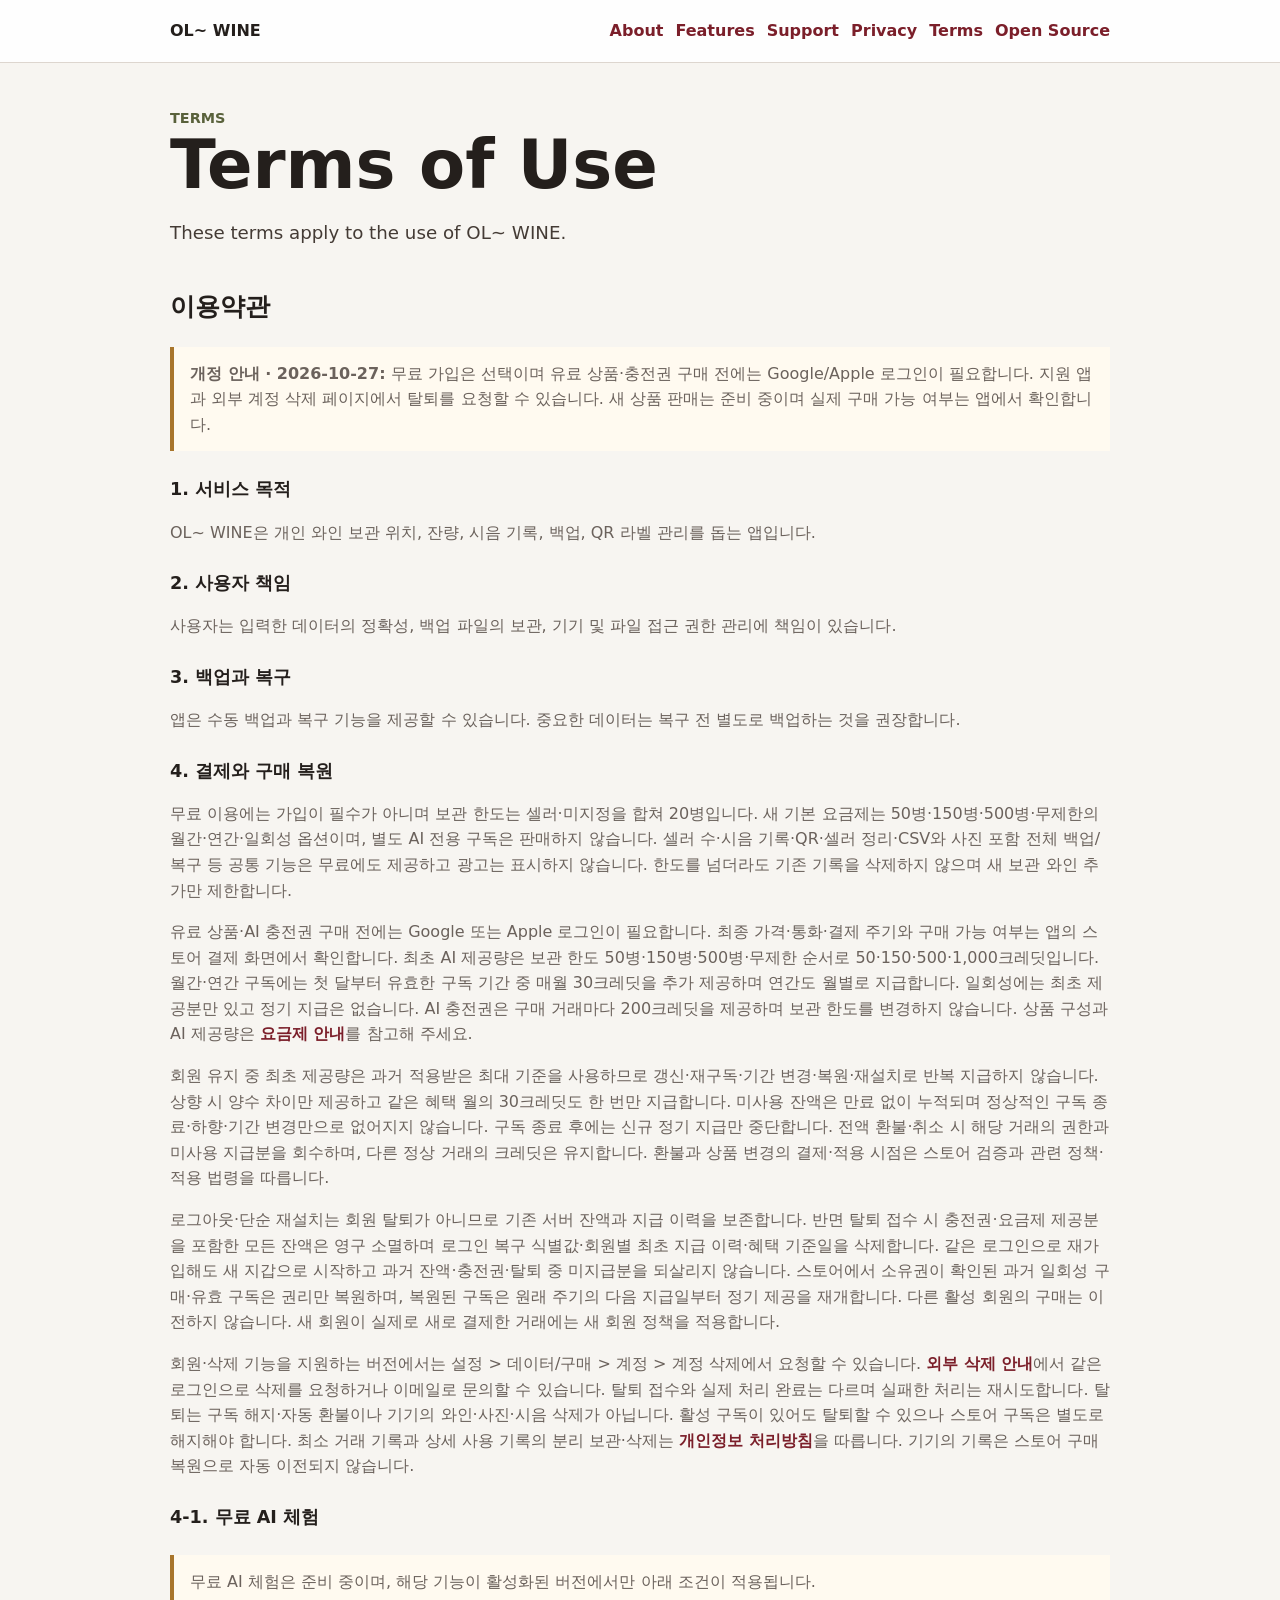
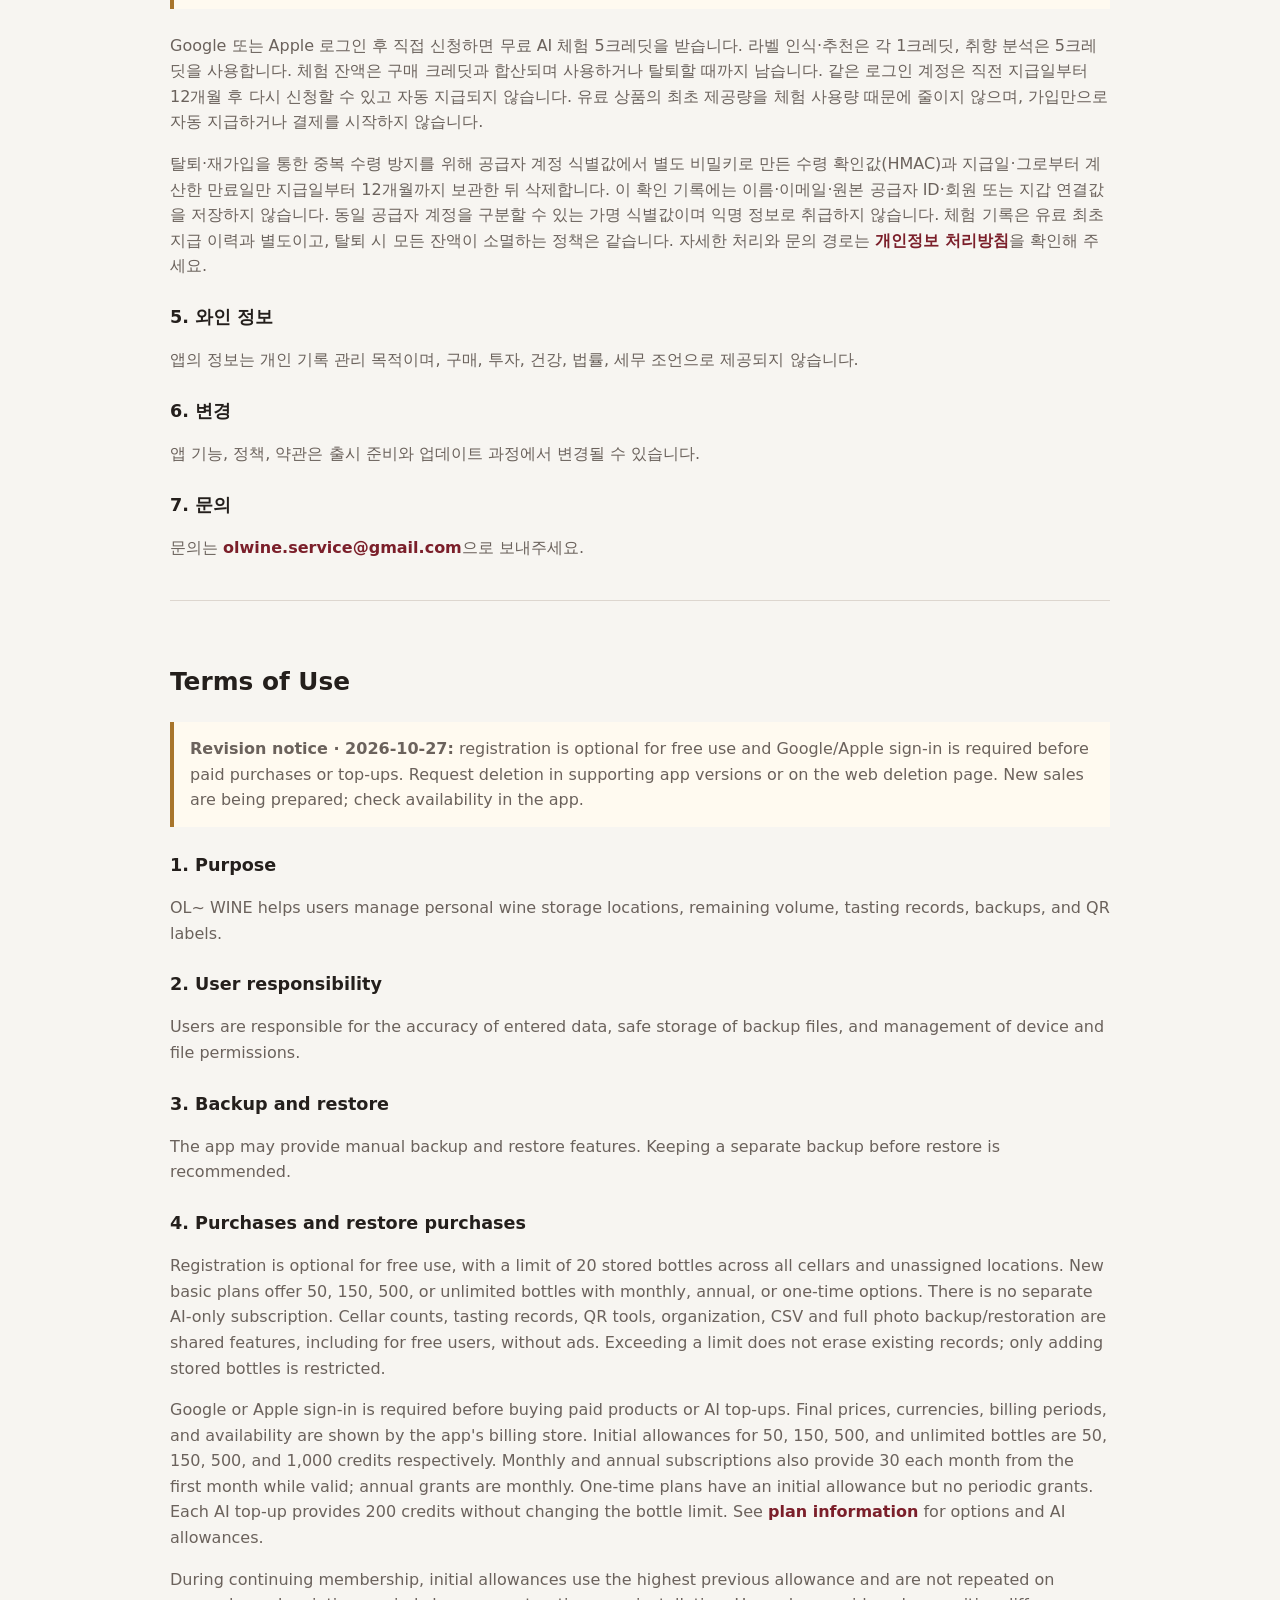
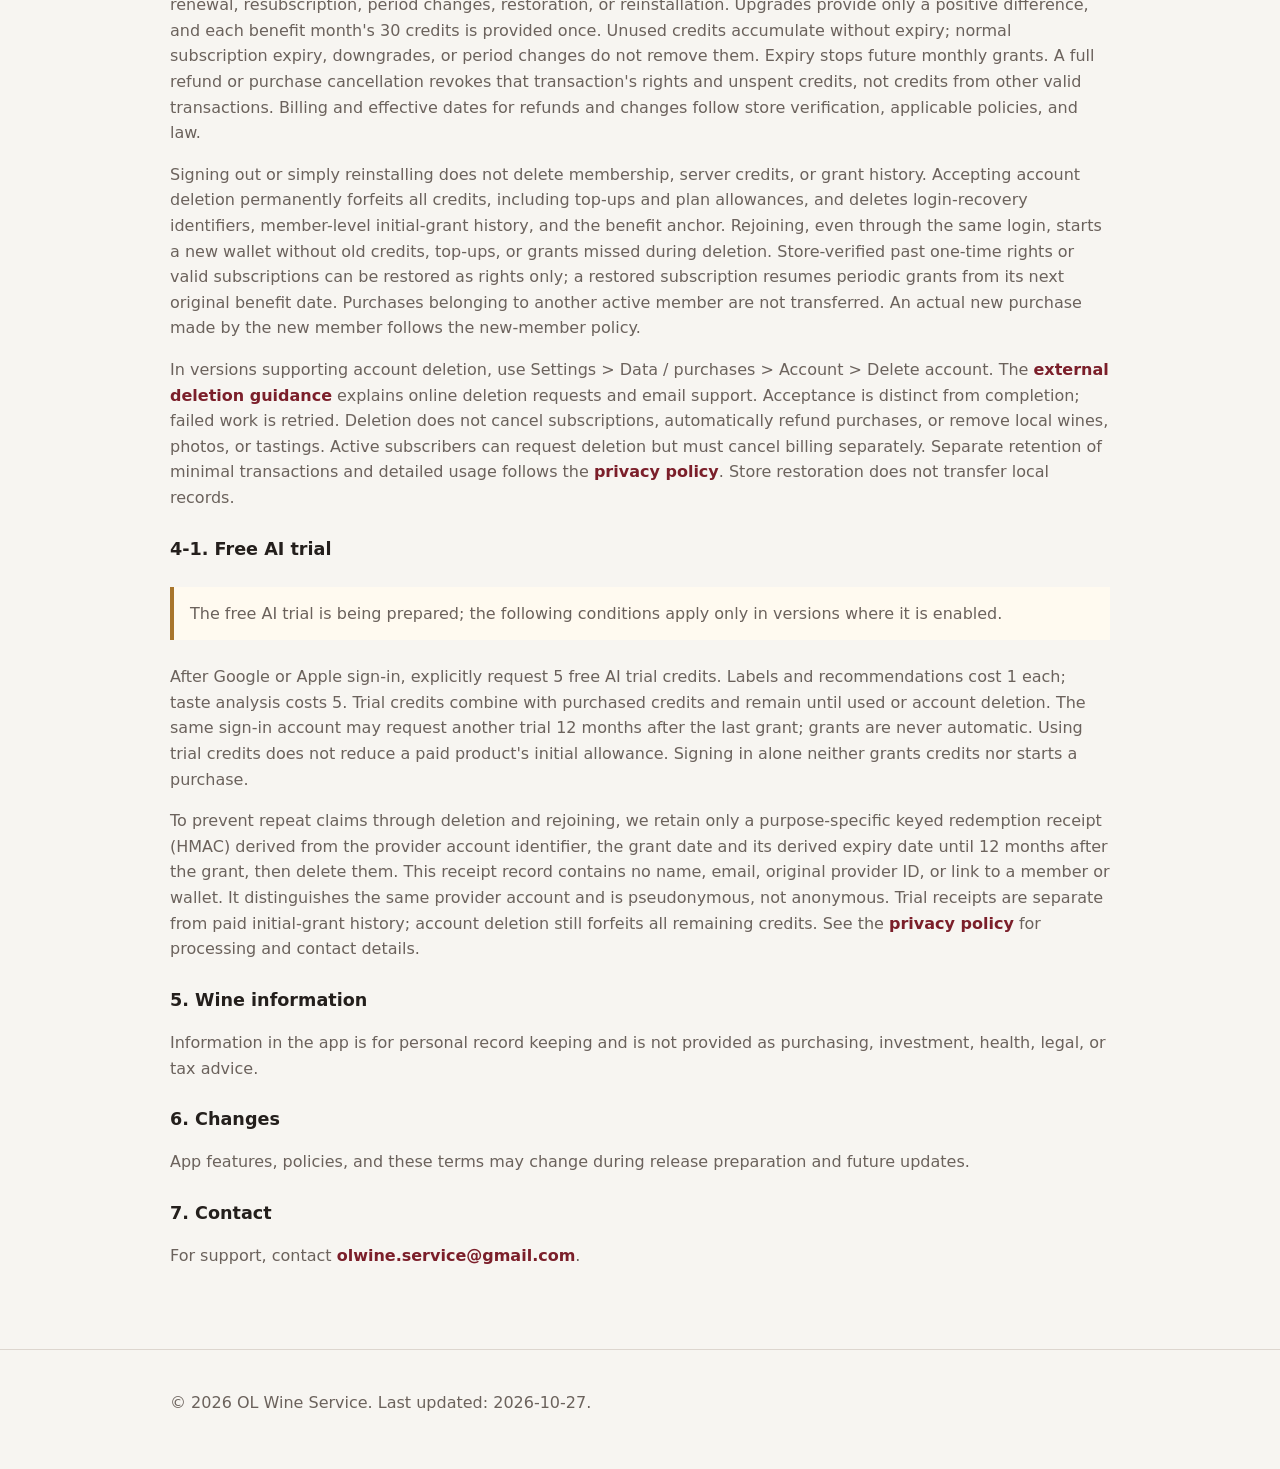
<file: terms.html>
<!doctype html>
<html lang="ko">
  <head>
    <meta charset="utf-8">
    <meta name="viewport" content="width=device-width, initial-scale=1">
    <title>Terms of Use | OL~ WINE</title>
    <meta name="description" content="Terms of use for OL~ WINE.">
    <link rel="stylesheet" href="styles.css">
  </head>
  <body>
    <header class="site-header">
      <nav class="nav" aria-label="Main navigation">
        <a class="brand" href="index.html">OL~ WINE</a>
        <div class="nav-links">
          <a href="about.html">About</a>
          <a href="features.html">Features</a>
          <a href="support.html">Support</a>
          <a href="privacy.html">Privacy</a>
          <a href="terms.html">Terms</a>
          <a href="open-source.html">Open Source</a>
        </div>
      </nav>
    </header>

    <main>
      <p class="eyebrow">Terms</p>
      <h1>Terms of Use</h1>
      <p class="lead">These terms apply to the use of OL~ WINE.</p>

      <section lang="ko">
        <h2>이용약관</h2>
        <p class="notice"><strong>개정 안내 · 2026-10-27:</strong> 무료 가입은 선택이며 유료 상품·충전권 구매 전에는 Google/Apple 로그인이 필요합니다. 지원 앱과 외부 계정 삭제 페이지에서 탈퇴를 요청할 수 있습니다. 새 상품 판매는 준비 중이며 실제 구매 가능 여부는 앱에서 확인합니다.</p>

        <h3>1. 서비스 목적</h3>
        <p>OL~ WINE은 개인 와인 보관 위치, 잔량, 시음 기록, 백업, QR 라벨 관리를 돕는 앱입니다.</p>

        <h3>2. 사용자 책임</h3>
        <p>사용자는 입력한 데이터의 정확성, 백업 파일의 보관, 기기 및 파일 접근 권한 관리에 책임이 있습니다.</p>

        <h3>3. 백업과 복구</h3>
        <p>앱은 수동 백업과 복구 기능을 제공할 수 있습니다. 중요한 데이터는 복구 전 별도로 백업하는 것을 권장합니다.</p>

        <h3>4. 결제와 구매 복원</h3>
        <p>무료 이용에는 가입이 필수가 아니며 보관 한도는 셀러·미지정을 합쳐 20병입니다. 새 기본 요금제는 50병·150병·500병·무제한의 월간·연간·일회성 옵션이며, 별도 AI 전용 구독은 판매하지 않습니다. 셀러 수·시음 기록·QR·셀러 정리·CSV와 사진 포함 전체 백업/복구 등 공통 기능은 무료에도 제공하고 광고는 표시하지 않습니다. 한도를 넘더라도 기존 기록을 삭제하지 않으며 새 보관 와인 추가만 제한합니다.</p>
        <p>유료 상품·AI 충전권 구매 전에는 Google 또는 Apple 로그인이 필요합니다. 최종 가격·통화·결제 주기와 구매 가능 여부는 앱의 스토어 결제 화면에서 확인합니다. 최초 AI 제공량은 보관 한도 50병·150병·500병·무제한 순서로 50·150·500·1,000크레딧입니다. 월간·연간 구독에는 첫 달부터 유효한 구독 기간 중 매월 30크레딧을 추가 제공하며 연간도 월별로 지급합니다. 일회성에는 최초 제공분만 있고 정기 지급은 없습니다. AI 충전권은 구매 거래마다 200크레딧을 제공하며 보관 한도를 변경하지 않습니다. 상품 구성과 AI 제공량은 <a class="inline-link" href="support.html#plans-ko">요금제 안내</a>를 참고해 주세요.</p>
        <p>회원 유지 중 최초 제공량은 과거 적용받은 최대 기준을 사용하므로 갱신·재구독·기간 변경·복원·재설치로 반복 지급하지 않습니다. 상향 시 양수 차이만 제공하고 같은 혜택 월의 30크레딧도 한 번만 지급합니다. 미사용 잔액은 만료 없이 누적되며 정상적인 구독 종료·하향·기간 변경만으로 없어지지 않습니다. 구독 종료 후에는 신규 정기 지급만 중단합니다. 전액 환불·취소 시 해당 거래의 권한과 미사용 지급분을 회수하며, 다른 정상 거래의 크레딧은 유지합니다. 환불과 상품 변경의 결제·적용 시점은 스토어 검증과 관련 정책·적용 법령을 따릅니다.</p>

        <p>로그아웃·단순 재설치는 회원 탈퇴가 아니므로 기존 서버 잔액과 지급 이력을 보존합니다. 반면 탈퇴 접수 시 충전권·요금제 제공분을 포함한 모든 잔액은 영구 소멸하며 로그인 복구 식별값·회원별 최초 지급 이력·혜택 기준일을 삭제합니다. 같은 로그인으로 재가입해도 새 지갑으로 시작하고 과거 잔액·충전권·탈퇴 중 미지급분을 되살리지 않습니다. 스토어에서 소유권이 확인된 과거 일회성 구매·유효 구독은 권리만 복원하며, 복원된 구독은 원래 주기의 다음 지급일부터 정기 제공을 재개합니다. 다른 활성 회원의 구매는 이전하지 않습니다. 새 회원이 실제로 새로 결제한 거래에는 새 회원 정책을 적용합니다.</p>
        <p>회원·삭제 기능을 지원하는 버전에서는 설정 &gt; 데이터/구매 &gt; 계정 &gt; 계정 삭제에서 요청할 수 있습니다. <a class="inline-link" href="account-deletion.html">외부 삭제 안내</a>에서 같은 로그인으로 삭제를 요청하거나 이메일로 문의할 수 있습니다. 탈퇴 접수와 실제 처리 완료는 다르며 실패한 처리는 재시도합니다. 탈퇴는 구독 해지·자동 환불이나 기기의 와인·사진·시음 삭제가 아닙니다. 활성 구독이 있어도 탈퇴할 수 있으나 스토어 구독은 별도로 해지해야 합니다. 최소 거래 기록과 상세 사용 기록의 분리 보관·삭제는 <a class="inline-link" href="privacy.html">개인정보 처리방침</a>을 따릅니다. 기기의 기록은 스토어 구매 복원으로 자동 이전되지 않습니다.</p>

        <h3>4-1. 무료 AI 체험</h3>
        <p class="notice">무료 AI 체험은 준비 중이며, 해당 기능이 활성화된 버전에서만 아래 조건이 적용됩니다.</p>
        <p>Google 또는 Apple 로그인 후 직접 신청하면 무료 AI 체험 5크레딧을 받습니다. 라벨 인식·추천은 각 1크레딧, 취향 분석은 5크레딧을 사용합니다. 체험 잔액은 구매 크레딧과 합산되며 사용하거나 탈퇴할 때까지 남습니다. 같은 로그인 계정은 직전 지급일부터 12개월 후 다시 신청할 수 있고 자동 지급되지 않습니다. 유료 상품의 최초 제공량을 체험 사용량 때문에 줄이지 않으며, 가입만으로 자동 지급하거나 결제를 시작하지 않습니다.</p>
        <p>탈퇴·재가입을 통한 중복 수령 방지를 위해 공급자 계정 식별값에서 별도 비밀키로 만든 수령 확인값(HMAC)과 지급일·그로부터 계산한 만료일만 지급일부터 12개월까지 보관한 뒤 삭제합니다. 이 확인 기록에는 이름·이메일·원본 공급자 ID·회원 또는 지갑 연결값을 저장하지 않습니다. 동일 공급자 계정을 구분할 수 있는 가명 식별값이며 익명 정보로 취급하지 않습니다. 체험 기록은 유료 최초 지급 이력과 별도이고, 탈퇴 시 모든 잔액이 소멸하는 정책은 같습니다. 자세한 처리와 문의 경로는 <a class="inline-link" href="privacy.html">개인정보 처리방침</a>을 확인해 주세요.</p>

        <h3>5. 와인 정보</h3>
        <p>앱의 정보는 개인 기록 관리 목적이며, 구매, 투자, 건강, 법률, 세무 조언으로 제공되지 않습니다.</p>

        <h3>6. 변경</h3>
        <p>앱 기능, 정책, 약관은 출시 준비와 업데이트 과정에서 변경될 수 있습니다.</p>

        <h3>7. 문의</h3>
        <p>문의는 <a class="inline-link" href="mailto:olwine.service@gmail.com">olwine.service@gmail.com</a>으로 보내주세요.</p>
      </section>

      <section class="lang-block" lang="en">
        <h2>Terms of Use</h2>
        <p class="notice"><strong>Revision notice · 2026-10-27:</strong> registration is optional for free use and Google/Apple sign-in is required before paid purchases or top-ups. Request deletion in supporting app versions or on the web deletion page. New sales are being prepared; check availability in the app.</p>

        <h3>1. Purpose</h3>
        <p>OL~ WINE helps users manage personal wine storage locations, remaining volume, tasting records, backups, and QR labels.</p>

        <h3>2. User responsibility</h3>
        <p>Users are responsible for the accuracy of entered data, safe storage of backup files, and management of device and file permissions.</p>

        <h3>3. Backup and restore</h3>
        <p>The app may provide manual backup and restore features. Keeping a separate backup before restore is recommended.</p>

        <h3>4. Purchases and restore purchases</h3>
        <p>Registration is optional for free use, with a limit of 20 stored bottles across all cellars and unassigned locations. New basic plans offer 50, 150, 500, or unlimited bottles with monthly, annual, or one-time options. There is no separate AI-only subscription. Cellar counts, tasting records, QR tools, organization, CSV and full photo backup/restoration are shared features, including for free users, without ads. Exceeding a limit does not erase existing records; only adding stored bottles is restricted.</p>
        <p>Google or Apple sign-in is required before buying paid products or AI top-ups. Final prices, currencies, billing periods, and availability are shown by the app's billing store. Initial allowances for 50, 150, 500, and unlimited bottles are 50, 150, 500, and 1,000 credits respectively. Monthly and annual subscriptions also provide 30 each month from the first month while valid; annual grants are monthly. One-time plans have an initial allowance but no periodic grants. Each AI top-up provides 200 credits without changing the bottle limit. See <a class="inline-link" href="support.html#plans-en">plan information</a> for options and AI allowances.</p>
        <p>During continuing membership, initial allowances use the highest previous allowance and are not repeated on renewal, resubscription, period changes, restoration, or reinstallation. Upgrades provide only a positive difference, and each benefit month's 30 credits is provided once. Unused credits accumulate without expiry; normal subscription expiry, downgrades, or period changes do not remove them. Expiry stops future monthly grants. A full refund or purchase cancellation revokes that transaction's rights and unspent credits, not credits from other valid transactions. Billing and effective dates for refunds and changes follow store verification, applicable policies, and law.</p>

        <p>Signing out or simply reinstalling does not delete membership, server credits, or grant history. Accepting account deletion permanently forfeits all credits, including top-ups and plan allowances, and deletes login-recovery identifiers, member-level initial-grant history, and the benefit anchor. Rejoining, even through the same login, starts a new wallet without old credits, top-ups, or grants missed during deletion. Store-verified past one-time rights or valid subscriptions can be restored as rights only; a restored subscription resumes periodic grants from its next original benefit date. Purchases belonging to another active member are not transferred. An actual new purchase made by the new member follows the new-member policy.</p>
        <p>In versions supporting account deletion, use Settings &gt; Data / purchases &gt; Account &gt; Delete account. The <a class="inline-link" href="account-deletion.html">external deletion guidance</a> explains online deletion requests and email support. Acceptance is distinct from completion; failed work is retried. Deletion does not cancel subscriptions, automatically refund purchases, or remove local wines, photos, or tastings. Active subscribers can request deletion but must cancel billing separately. Separate retention of minimal transactions and detailed usage follows the <a class="inline-link" href="privacy.html">privacy policy</a>. Store restoration does not transfer local records.</p>

        <h3>4-1. Free AI trial</h3>
        <p class="notice">The free AI trial is being prepared; the following conditions apply only in versions where it is enabled.</p>
        <p>After Google or Apple sign-in, explicitly request 5 free AI trial credits. Labels and recommendations cost 1 each; taste analysis costs 5. Trial credits combine with purchased credits and remain until used or account deletion. The same sign-in account may request another trial 12 months after the last grant; grants are never automatic. Using trial credits does not reduce a paid product's initial allowance. Signing in alone neither grants credits nor starts a purchase.</p>
        <p>To prevent repeat claims through deletion and rejoining, we retain only a purpose-specific keyed redemption receipt (HMAC) derived from the provider account identifier, the grant date and its derived expiry date until 12 months after the grant, then delete them. This receipt record contains no name, email, original provider ID, or link to a member or wallet. It distinguishes the same provider account and is pseudonymous, not anonymous. Trial receipts are separate from paid initial-grant history; account deletion still forfeits all remaining credits. See the <a class="inline-link" href="privacy.html">privacy policy</a> for processing and contact details.</p>

        <h3>5. Wine information</h3>
        <p>Information in the app is for personal record keeping and is not provided as purchasing, investment, health, legal, or tax advice.</p>

        <h3>6. Changes</h3>
        <p>App features, policies, and these terms may change during release preparation and future updates.</p>

        <h3>7. Contact</h3>
        <p>For support, contact <a class="inline-link" href="mailto:olwine.service@gmail.com">olwine.service@gmail.com</a>.</p>
      </section>
    </main>

    <footer class="footer">
      <div class="footer-inner">
        <p>© 2026 OL Wine Service. Last updated: 2026-10-27.</p>
      </div>
    </footer>
  </body>
</html>
</file>
<file: styles.css>
:root {
  color-scheme: light;
  --bg: #f7f5f1;
  --surface: #ffffff;
  --ink: #241f1c;
  --muted: #6b625c;
  --line: #ddd6cf;
  --accent: #7b1f2a;
  --accent-strong: #57151d;
  --olive: #59613b;
  --gold: #a8752b;
}

* {
  box-sizing: border-box;
}

html {
  font-family: Inter, ui-sans-serif, system-ui, -apple-system, BlinkMacSystemFont, "Segoe UI", sans-serif;
  background: var(--bg);
  color: var(--ink);
}

body {
  margin: 0;
  line-height: 1.6;
}

.site-header {
  border-bottom: 1px solid var(--line);
  background: rgba(255, 255, 255, 0.9);
}

.nav {
  max-width: 980px;
  margin: 0 auto;
  padding: 18px 20px;
  display: flex;
  align-items: center;
  justify-content: space-between;
  gap: 16px;
}

.brand {
  color: var(--ink);
  font-weight: 760;
  text-decoration: none;
}

.nav-links {
  display: flex;
  flex-wrap: wrap;
  gap: 12px;
  justify-content: flex-end;
}

.nav-links a,
.inline-link {
  color: var(--accent);
  font-weight: 650;
  text-decoration: none;
}

.nav-links a:hover,
.inline-link:hover {
  color: var(--accent-strong);
  text-decoration: underline;
}

main {
  max-width: 980px;
  margin: 0 auto;
  padding: 44px 20px 64px;
}

.hero {
  display: grid;
  gap: 20px;
  padding: 38px 0 26px;
}

.eyebrow {
  color: var(--olive);
  font-size: 0.9rem;
  font-weight: 760;
  margin: 0;
  text-transform: uppercase;
}

h1 {
  font-size: clamp(2.1rem, 6vw, 4.2rem);
  line-height: 1.05;
  margin: 0;
}

h2 {
  font-size: 1.55rem;
  line-height: 1.25;
  margin: 44px 0 12px;
}

.app-title {
  display: flex;
  flex-wrap: wrap;
  align-items: center;
  gap: 0.25em;
}

.app-title-brand {
  display: inline-flex;
  align-items: center;
  gap: 0.25em;
  white-space: nowrap;
}

.app-title-brand img {
  width: 1.25em;
  height: 1.25em;
  flex: none;
  border-radius: 22%;
  object-fit: contain;
}

h3 {
  font-size: 1.1rem;
  margin: 24px 0 8px;
}

p,
li {
  color: var(--muted);
}

.lead {
  max-width: 720px;
  color: #443b35;
  font-size: 1.14rem;
}

.actions {
  display: flex;
  flex-wrap: wrap;
  gap: 10px;
  margin-top: 8px;
}

.button {
  min-height: 44px;
  display: inline-flex;
  align-items: center;
  justify-content: center;
  border: 1px solid var(--accent);
  border-radius: 6px;
  padding: 10px 16px;
  background: var(--accent);
  color: #fff;
  font-weight: 720;
  text-decoration: none;
}

.button.secondary {
  background: transparent;
  color: var(--accent);
}

.grid {
  display: grid;
  grid-template-columns: repeat(3, minmax(0, 1fr));
  gap: 14px;
  margin-top: 20px;
}

.card {
  border: 1px solid var(--line);
  border-radius: 8px;
  background: var(--surface);
  padding: 18px;
}

.card h2,
.card h3 {
  margin-top: 0;
}

.notice {
  border-left: 4px solid var(--gold);
  background: #fffaf0;
  padding: 14px 16px;
  margin: 24px 0;
}

.policy-table-wrap {
  max-width: 100%;
  overflow-x: auto;
  margin: 20px 0;
}

.policy-table {
  width: 100%;
  min-width: 590px;
  border-collapse: collapse;
  font-variant-numeric: tabular-nums;
}

.policy-table caption {
  text-align: left;
  font-weight: 650;
  padding-bottom: 12px;
}

.policy-table--allowances {
  min-width: 0;
}

.policy-table th,
.policy-table td {
  border-bottom: 1px solid var(--line);
  padding: 12px 10px;
  text-align: left;
  white-space: nowrap;
}

.policy-table thead {
  background: var(--surface);
}

.feature-page h1 {
  font-size: 2.5rem;
  line-height: 1.15;
}

.feature-list {
  border-top: 1px solid var(--line);
  margin-top: 20px;
}

.feature-item {
  display: flex;
  flex-direction: column;
  align-items: flex-start;
  gap: 14px;
  border-bottom: 1px solid var(--line);
  padding: 32px 0;
}

.feature-item h3 {
  color: var(--ink);
  font-size: 1.3rem;
  line-height: 1.3;
  margin: 0;
}

.feature-item p {
  order: 2;
  max-width: 760px;
  margin: 0;
}

.feature-media {
  order: 1;
  display: grid;
  grid-template-columns: repeat(2, minmax(0, 420px));
  align-items: start;
  gap: 20px;
  width: 100%;
}

.feature-shot {
  width: 100%;
  margin: 0;
}

.feature-shot a {
  display: block;
  line-height: 0;
}

.feature-shot img {
  display: block;
  width: 100%;
  height: auto;
  border: 1px solid var(--line);
  border-radius: 6px;
}

.feature-shot figcaption {
  color: var(--muted);
  font-size: 0.92rem;
  line-height: 1.4;
  margin-top: 8px;
}

.premium-badge {
  display: inline-block;
  vertical-align: middle;
  border: 1px solid var(--accent);
  border-radius: 4px;
  color: var(--accent-strong);
  font-size: 0.72rem;
  font-weight: 700;
  line-height: 1.4;
  margin-left: 4px;
  padding: 2px 6px;
  white-space: nowrap;
}

.lang-block {
  border-top: 1px solid var(--line);
  margin-top: 40px;
  padding-top: 22px;
}

.footer {
  border-top: 1px solid var(--line);
  color: var(--muted);
}

.footer-inner {
  max-width: 980px;
  margin: 0 auto;
  padding: 24px 20px 38px;
}

ul {
  padding-left: 1.3rem;
}

@media (max-width: 899px) {
  .feature-media {
    grid-template-columns: minmax(0, 420px);
  }
}

@media (max-width: 720px) {
  .nav {
    align-items: flex-start;
    flex-direction: column;
  }

  .nav-links {
    justify-content: flex-start;
  }

  .grid {
    grid-template-columns: 1fr;
  }

  .feature-page h1 {
    font-size: 2.1rem;
  }

  main {
    padding-top: 28px;
  }
}
</file>
<file: account-deletion.css>
#account-delete-form { border:1px solid var(--line); border-radius:16px; background:var(--surface); padding:20px; }
#account-delete-form .account-actions { display:flex; flex-wrap:wrap; gap:12px; margin:16px 0; }
#account-delete-form button { font:inherit; padding:10px 16px; min-height:44px; border:1px solid var(--accent); border-radius:10px; background:white; color:var(--accent); cursor:pointer; }
#account-delete-form button[type=submit] { background:var(--accent); color:white; }
#account-delete-form button:disabled { cursor:default; background:#eee9e3; border-color:#a69a90; color:#655a51; }
#account-delete-form .account-confirm { display:flex; align-items:flex-start; gap:12px; margin:20px 0; }
#account-delete-form input { flex:0 0 auto; width:22px; height:22px; margin-top:4px; accent-color:var(--accent); }
#account-delete-status { font-weight:650; overflow-wrap:anywhere; }
#account-delete-policy { overflow-wrap:anywhere; }
</file>
